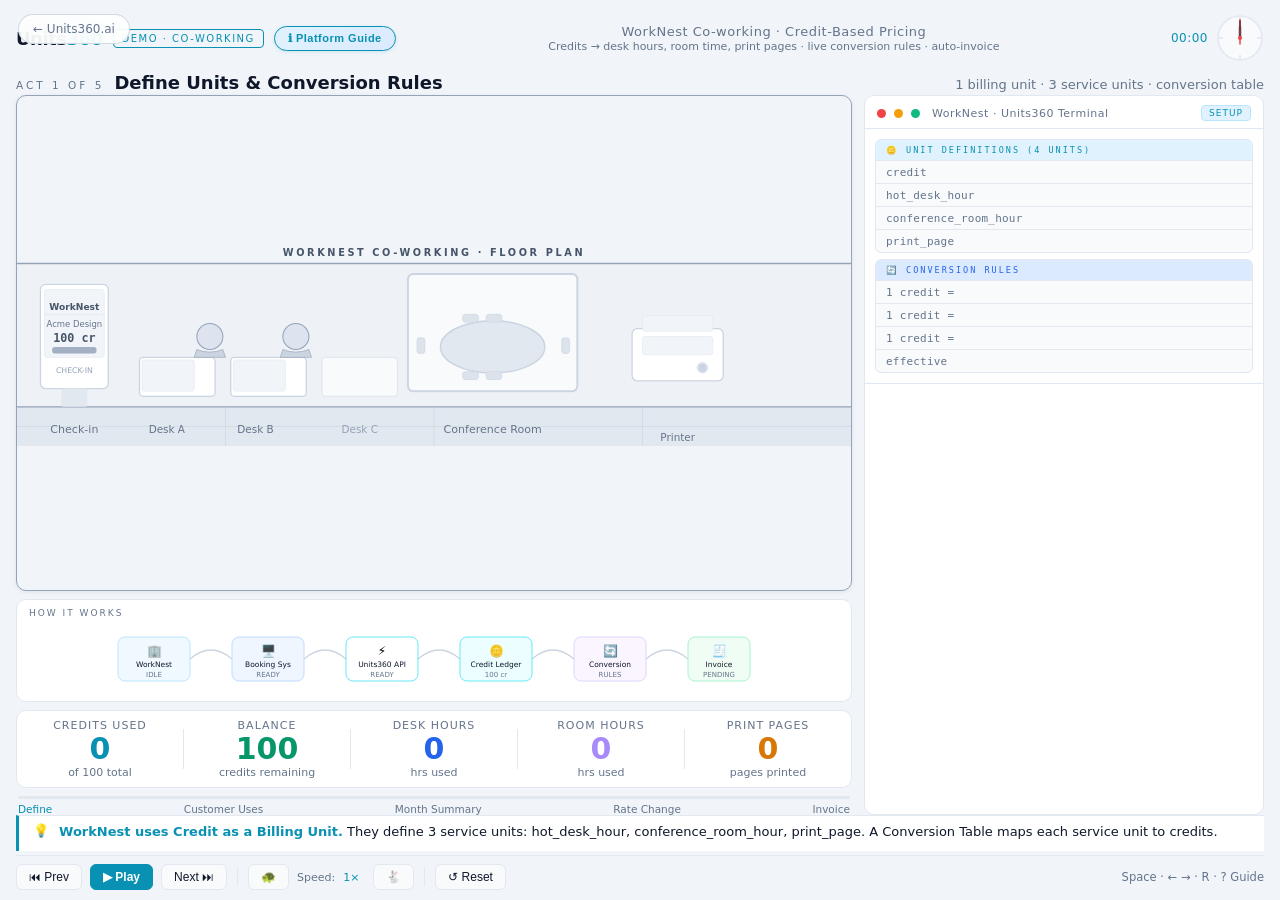
<file: units360-cowork-demo.html>
<!DOCTYPE html>
<html lang="en">
<head>
<meta charset="UTF-8"><meta name="viewport" content="width=device-width, initial-scale=1.0">
<title>Units360 · Co-working Space Demo</title>
<style>
:root{
  --bg:#f1f5f9;--surface:#ffffff;--surface2:#f8fafc;
  --teal:#0891b2;--teal-glow:#0891b233;
  --blue:#2563eb;--amber:#d97706;--amber-glow:#d9770633;
  --red:#dc2626;--green:#059669;--green-glow:#05996933;
  --purple:#7c3aed;--credit:#0891b2;
  --text:#0f172a;--muted:#64748b;--border:#e2e8f0;
}
*{box-sizing:border-box;margin:0;padding:0}
html,body{width:100%;height:100%;background:var(--bg);color:var(--text);font-family:'SF Pro Display',system-ui,sans-serif;overflow:hidden;font-size:15px}
#app{display:flex;flex-direction:column;height:100vh;max-width:1280px;margin:0 auto;padding:10px 16px 0}

/* OVERLAY */
#overlay{position:fixed;inset:0;z-index:200;display:flex;flex-direction:column;align-items:center;justify-content:center;
  background:rgba(15,23,42,0.92);opacity:0;pointer-events:none;transition:opacity .35s}
#overlay.show{opacity:1;pointer-events:auto;backdrop-filter:blur(8px)}
#ov-eye{font-size:11px;letter-spacing:4px;color:#94a3b8;text-transform:uppercase;margin-bottom:8px}
#ov-title{font-size:clamp(26px,4.5vw,50px);font-weight:800;letter-spacing:-1px;color:#ffffff;text-align:center}
#ov-time{font-size:clamp(14px,2.5vw,22px);color:var(--teal);margin-top:10px;font-weight:300;letter-spacing:2px}
#ov-sub{font-size:13px;color:#94a3b8;margin-top:12px;letter-spacing:1px}

/* HEADER */
#header{display:flex;align-items:center;gap:10px;padding:4px 0 8px;flex-shrink:0}
#logo{font-size:18px;font-weight:800;letter-spacing:-0.5px;color:var(--text)}
#logo span{color:var(--teal)}
#badge{font-size:10px;padding:3px 8px;border:1px solid var(--teal);border-radius:4px;color:var(--teal);letter-spacing:1.5px;text-transform:uppercase}
#header-center{flex:1;display:flex;flex-direction:column;align-items:center;gap:1px}
#demo-title{font-size:13px;color:var(--muted);letter-spacing:.5px}
#demo-sub{font-size:11px;color:var(--muted)}
#clock-wrap{display:flex;align-items:center;gap:8px}
#clock-label{font-size:12px;color:var(--teal);font-variant-numeric:tabular-nums;letter-spacing:.5px;min-width:56px;text-align:right}
#clock-svg{width:48px;height:48px;flex-shrink:0}

/* MAIN */
#main{display:flex;gap:12px;flex:1;min-height:0}
#left-panel{display:flex;flex-direction:column;gap:8px;flex:1.6;min-width:0}
#right-panel{display:flex;flex-direction:column;flex:1;min-width:270px;max-width:400px;background:var(--surface);border:1px solid var(--border);border-radius:10px;overflow:hidden}
#right-panel.inv-wide{max-width:none;flex:2.4;transition:flex .35s ease}

/* SCENE */
#scene-wrap{border-radius:10px;overflow:hidden;border:1.5px solid #94a3b8;box-shadow:0 1px 4px rgba(15,23,42,0.08);flex:1;min-height:100px}
#scene-svg{width:100%;height:100%;display:block}

/* FLOW */
#flow-wrap{background:var(--surface);border:1px solid var(--border);border-radius:10px;padding:8px 12px 6px;flex-shrink:0}
#flow-label{font-size:9px;letter-spacing:2px;color:var(--muted);text-transform:uppercase;margin-bottom:5px}
#flow-svg{width:100%;display:block;height:72px}

/* METRICS */
#metrics-row{display:flex;align-items:center;background:var(--surface);border:1px solid var(--border);border-radius:10px;padding:8px 0;flex-shrink:0}
.m-block{flex:1;display:flex;flex-direction:column;align-items:center;gap:2px;padding:0 10px}
.m-sep{width:1px;height:40px;background:var(--border)}
.m-label{font-size:11px;color:var(--muted);text-transform:uppercase;letter-spacing:1px}
.m-val{font-size:clamp(20px,2.6vw,30px);font-weight:800;font-variant-numeric:tabular-nums;line-height:1;transition:color .5s}
.m-val.teal{color:var(--teal)}.m-val.green{color:var(--green)}.m-val.amber{color:var(--amber)}.m-val.red{color:var(--red)}
.m-sub{font-size:11px;color:var(--muted);text-align:center}

/* PROGRESS */
#prog-wrap{flex-shrink:0;padding:0 2px}
#prog-bar{height:3px;background:#e2e8f0;border-radius:2px;overflow:hidden}
#prog-fill{height:100%;width:0%;background:linear-gradient(90deg,var(--teal),var(--blue));border-radius:2px;transition:width .12s}
#prog-acts{display:flex;justify-content:space-between;margin-top:4px}
.p-act{font-size:10.5px;color:var(--muted);cursor:pointer;transition:color .2s}.p-act:hover,.p-act.active{color:var(--teal)}

/* TERMINAL */
#term-hdr{display:flex;align-items:center;gap:8px;padding:9px 12px 7px;border-bottom:1px solid var(--border);flex-shrink:0}
.tdot{width:9px;height:9px;border-radius:50%}
#term-title{font-size:11px;color:var(--muted);margin-left:4px;letter-spacing:.5px}
#term-badge{margin-left:auto;font-size:9px;padding:2px 7px;border-radius:4px;letter-spacing:1px;text-transform:uppercase;transition:all .4s}
#term-badge.mdt{background:#e0f2fe;color:var(--teal);border:1px solid #bae6fd}
#term-badge.event{background:#dbeafe;color:var(--blue);border:1px solid #bfdbfe}
#term-badge.change{background:#fef3c7;color:var(--amber);border:1px solid #fde68a}
#term-badge.inv{background:#d1fae5;color:var(--green);border:1px solid #a7f3d0}
#term-tabs{display:flex;border-bottom:1px solid var(--border);flex-shrink:0}
.ttab{font-size:9.5px;padding:5px 12px;color:var(--muted);letter-spacing:1px;text-transform:uppercase;cursor:pointer;border-bottom:2px solid transparent;transition:all .2s}
.ttab.active{color:var(--teal);border-bottom-color:var(--teal)}
/* term-body replaced */

/* MDT view */
/* mdt-view replaced */
.msec{background:var(--surface2);border:1px solid var(--border);border-radius:6px;overflow:hidden}
.msec-hdr{font-size:8.5px;letter-spacing:2px;text-transform:uppercase;padding:5px 10px;border-bottom:1px solid var(--border)}
.msec-hdr.teal{color:var(--teal);background:#e0f2fe}.msec-hdr.blue{color:var(--blue);background:#dbeafe}
.mrow{display:flex;align-items:center;gap:6px;padding:4px 10px;border-bottom:1px solid var(--border)}
.mrow:last-child{border-bottom:none}
.mkey{font-size:11px;color:var(--muted);min-width:88px;letter-spacing:.2px}
.mval{font-size:12px;color:var(--text);flex:1;min-height:14px}
.mval .cur{display:inline-block;width:6px;height:11px;background:var(--teal);margin-left:1px;animation:blink 1s step-end infinite;vertical-align:middle}
.mval.done{color:var(--teal)}.mval.done.blue{color:var(--blue)}.mval.done.amber{color:var(--amber)}
@keyframes blink{0%,100%{opacity:1}50%{opacity:0}}

/* Event view */
/* event-view in dyn-area */
#ev-dash{padding:7px 8px 5px;background:var(--surface2);border-bottom:1px solid var(--border);flex-shrink:0}
.ev-grid{display:grid;grid-template-columns:1fr 1fr;gap:4px;margin-bottom:4px}
.ev-m{background:var(--surface);border:1px solid var(--border);border-radius:6px;padding:5px 8px;transition:border-color .4s}
.ev-m-top{display:flex;align-items:center;gap:3px;margin-bottom:1px}
.ev-m-ico{font-size:10px}.ev-m-lbl{font-size:9.5px;color:var(--muted);text-transform:uppercase;letter-spacing:.4px}
.ev-m-val{font-size:24px;font-weight:800;font-variant-numeric:tabular-nums;line-height:1;transition:color .5s}
.ev-m-unit{font-size:9px;color:var(--muted);margin-top:1px}
.ev-m.credits{border-color:#67e8f9}.ev-m.credits .ev-m-val{color:var(--teal)}
.ev-m.balance{border-color:#6ee7b7}.ev-m.balance .ev-m-val{color:var(--green)}
.ev-m.balance.warn .ev-m-val{color:var(--amber)}.ev-m.balance.warn{border-color:#fcd34d}
.ev-m.desk{border-color:#93c5fd}.ev-m.desk .ev-m-val{color:var(--blue)}
.ev-m.room{border-color:#c4b5fd}.ev-m.room .ev-m-val{color:var(--purple)}
#ev-json-hdr{display:flex;align-items:center;gap:6px;padding:4px 10px;border-bottom:1px solid var(--border);font-size:10px;color:var(--muted);text-transform:uppercase;letter-spacing:1px;flex-shrink:0}
#event-stream{flex:1;overflow:hidden;font-size:11.5px}
.ev-block{padding:5px 10px;line-height:1.6;border-bottom:1px solid var(--border);animation:evIn .25s ease;font-size:11.5px}
.ev-block.desk-ev{border-left:2px solid #93c5fd;background:#eff6ff}
.ev-block.room-ev{border-left:2px solid #c4b5fd;background:#f5f3ff}
.ev-block.print-ev{border-left:2px solid #fcd34d;background:#fffbeb}
@keyframes evIn{from{opacity:0;transform:translateY(-5px)}to{opacity:1;transform:translateY(0)}}
#ev-footer{padding:4px 10px;border-top:1px solid var(--border);font-size:10px;color:var(--muted);display:flex;gap:8px;flex-shrink:0}
.evleg{display:inline-flex;align-items:center;gap:3px}
.evleg-box{width:7px;height:7px;border-radius:1px}
.ek{color:#0891b2}.es{color:#059669}.en{color:#d97706}.emuted{color:var(--muted)}

/* Summary/bar chart view */
/* summary-view in dyn-area */
.sum-title{font-size:9px;text-transform:uppercase;letter-spacing:2px;color:var(--muted)}
.bar-row{display:flex;flex-direction:column;gap:4px}
.bar-label-row{display:flex;justify-content:space-between;font-size:10px}
.bar-name{color:var(--text)}.bar-amt{font-variant-numeric:tabular-nums;font-weight:600}
.bar-track{height:16px;background:#e2e8f0;border-radius:4px;overflow:hidden;position:relative}
.bar-fill{height:100%;border-radius:4px;width:0%;transition:width .05s}
.bar-fill.desk{background:linear-gradient(90deg,#2563eb,#60a5fa)}
.bar-fill.room{background:linear-gradient(90deg,#7c3aed,#a78bfa)}
.bar-fill.print{background:linear-gradient(90deg,#d97706,#fbbf24)}
.sum-total{background:var(--surface2);border:1px solid var(--border);border-radius:8px;padding:10px 12px}
.sum-bal-label{font-size:9px;color:var(--muted);text-transform:uppercase;letter-spacing:1px;margin-bottom:6px}
.sum-bal-track{height:12px;background:#e2e8f0;border-radius:6px;overflow:hidden;position:relative}
.sum-bal-fill{height:100%;border-radius:6px;transition:width .08s,background .5s}
.sum-bal-nums{display:flex;justify-content:space-between;font-size:10px;margin-top:4px;font-variant-numeric:tabular-nums;font-weight:600}

/* Rate change view */
/* change-view in dyn-area */
.chg-title{font-size:9px;text-transform:uppercase;letter-spacing:2px;color:var(--amber)}
.chg-card{background:var(--surface);border:1px solid var(--border);border-radius:8px;overflow:hidden}
.chg-hdr{font-size:8.5px;letter-spacing:2px;text-transform:uppercase;padding:5px 10px;border-bottom:1px solid var(--border)}
.chg-hdr.old{color:var(--muted);background:var(--surface2)}
.chg-hdr.new{color:var(--amber);background:#fffbeb}
.chg-row{display:flex;align-items:center;gap:8px;padding:5px 10px;border-bottom:1px solid var(--border)}
.chg-row:last-child{border-bottom:none}
.chg-key{font-size:9.5px;color:var(--muted);min-width:90px}
.chg-val{font-size:10.5px;flex:1}
.chg-val.old-val{color:var(--muted);text-decoration:line-through}
.chg-val.new-val{color:var(--amber);font-weight:600}
.chg-badge{font-size:8px;padding:1px 6px;border-radius:10px;font-weight:700;letter-spacing:.5px}
.chg-badge.changed{background:#fef3c7;color:var(--amber);border:1px solid #fde68a}
.chg-badge.unchanged{background:var(--surface2);color:var(--muted);border:1px solid var(--border)}
.chg-eff{font-size:9px;color:var(--muted);background:var(--surface2);border:1px solid var(--border);border-radius:4px;padding:4px 8px;text-align:center}
.chg-eff strong{color:var(--amber)}

/* Invoice comparison view */
/* inv-view in dyn-area */
.inv-pair{display:flex;gap:8px;flex:1}
.inv-card{flex:1;background:var(--surface2);border:1px solid var(--border);border-radius:8px;overflow:hidden;display:flex;flex-direction:column}
.inv-card-hdr{font-size:8.5px;letter-spacing:1.5px;text-transform:uppercase;padding:5px 10px;border-bottom:1px solid var(--border)}
.inv-card-hdr.may{color:var(--teal);background:#e0f2fe}
.inv-card-hdr.jun{color:var(--amber);background:#fef3c7}
.inv-rows{flex:1;overflow:hidden}
.inv-r{display:flex;justify-content:space-between;padding:4px 10px;border-bottom:1px solid var(--border);font-size:9.5px}
.inv-r:last-child{border-bottom:none}
.inv-r-k{color:var(--muted)}.inv-r-v{font-weight:600}
.inv-total-row{display:flex;justify-content:space-between;padding:6px 10px;font-size:11px;font-weight:800;border-top:1px solid var(--border)}
.inv-total-row.may .inv-r-v{color:var(--teal)}.inv-total-row.jun .inv-r-v{color:var(--amber)}
.inv-insight{background:linear-gradient(135deg,#fef3c7,#fff7ed);border:1px solid #fde68a;border-radius:6px;padding:8px 10px;font-size:10px;color:var(--muted);line-height:1.5}
.inv-insight strong{color:var(--amber)}

/* COMMENTARY */
#commentary{display:flex;align-items:flex-start;gap:10px;padding:6px 14px;background:var(--surface);border-top:1px solid var(--border);border-left:3px solid var(--teal);flex-shrink:0;min-height:36px;transition:border-color .4s}
#commentary.amber{border-left-color:var(--amber)}#commentary.green{border-left-color:var(--green)}#commentary.red{border-left-color:var(--red)}
#com-icon{font-size:13px;flex-shrink:0;margin-top:1px}
#com-text{font-size:13px;color:var(--text);line-height:1.5;flex:1}
#com-text strong{color:var(--teal)}
#commentary.amber #com-text strong{color:var(--amber)}
#commentary.green #com-text strong{color:var(--green)}

/* ACT HEADER */
#act-hdr{display:flex;align-items:baseline;gap:10px;flex-shrink:0;padding:2px 0}
#act-eye{font-size:10.5px;letter-spacing:3px;color:var(--muted);text-transform:uppercase}
#act-title{font-size:18px;font-weight:700;color:var(--text);transition:color .4s}
#act-title.amber{color:var(--amber);animation:warnPulse 1.6s ease-in-out infinite}
#act-title.green{color:var(--green)}#act-title.red{color:var(--red)}
@keyframes warnPulse{0%,100%{opacity:1}50%{opacity:0.45}}
#act-desc{font-size:13px;color:var(--muted);margin-left:auto}

/* CONTROLS */
#controls{display:flex;align-items:center;gap:8px;padding:8px 0 10px;flex-shrink:0;border-top:1px solid var(--border);margin-top:4px}
.cbtn{background:var(--surface2);border:1px solid var(--border);color:var(--text);border-radius:6px;padding:5px 12px;font-size:12px;cursor:pointer;transition:all .15s;white-space:nowrap}
.cbtn:hover{border-color:var(--teal);color:var(--teal)}.cbtn:active{transform:scale(.97)}
#btn-play{background:var(--teal);border-color:var(--teal);color:#ffffff;font-weight:600;min-width:62px}
#btn-play:hover{background:#0e7490}
.spd-v{font-size:11px;color:var(--teal);min-width:22px}
.csep{width:1px;height:18px;background:var(--border);margin:0 2px}
#kbd-hint{font-size:11.5px;color:var(--muted);margin-left:auto}

/* PLATFORM GUIDE */
#btn-guide{background:linear-gradient(135deg,#e0f2fe,#dbeafe);border:1px solid var(--teal);border-radius:20px;color:var(--teal);font-size:11px;font-weight:700;padding:5px 13px;cursor:pointer;letter-spacing:.5px;white-space:nowrap;transition:all .2s;box-shadow:0 1px 4px rgba(8,145,178,0.15)}
#btn-guide:hover{background:var(--teal);color:#ffffff;box-shadow:0 2px 8px rgba(8,145,178,0.3)}
#btn-guide:active{transform:scale(.97)}

/* INFO DRAWER */
#info-back{position:fixed;inset:0;z-index:205;background:rgba(15,23,42,.4);backdrop-filter:blur(3px);opacity:0;pointer-events:none;transition:opacity .3s}
#info-back.show{opacity:1;pointer-events:auto}
#info-drawer{position:fixed;top:0;right:0;bottom:0;width:420px;max-width:96vw;z-index:210;background:var(--surface);border-left:1px solid var(--border);transform:translateX(100%);transition:transform .38s cubic-bezier(.4,0,.2,1);display:flex;flex-direction:column;overflow:hidden}
#info-drawer.open{transform:translateX(0)}
#dr-hdr{display:flex;align-items:center;gap:10px;padding:16px 18px 14px;border-bottom:1px solid var(--border);flex-shrink:0;background:linear-gradient(135deg,#f0f9ff,#f8fafc)}
#dr-logo{font-size:16px;font-weight:800;color:var(--text)}#dr-logo span{color:var(--teal)}
#dr-sub{font-size:10px;color:var(--muted);letter-spacing:1px;text-transform:uppercase;margin-top:1px}
#dr-close{margin-left:auto;width:28px;height:28px;border-radius:6px;background:var(--surface2);border:1px solid var(--border);color:var(--muted);font-size:16px;cursor:pointer;display:flex;align-items:center;justify-content:center;transition:all .2s}
#dr-close:hover{background:var(--border);color:var(--text)}
#dr-nav{display:flex;flex-wrap:wrap;gap:6px;padding:10px 16px;border-bottom:1px solid var(--border);flex-shrink:0}
.dpill{font-size:8.5px;padding:3px 8px;border-radius:12px;background:#e2e8f0;color:var(--muted);cursor:pointer;letter-spacing:.5px;text-transform:uppercase;transition:all .15s;border:1px solid transparent}
.dpill:hover{background:#cbd5e1;color:var(--text)}.dpill.active{background:#e0f2fe;color:var(--teal);border-color:#67e8f9}
#dr-body{flex:1;overflow-y:auto;padding:16px;display:flex;flex-direction:column;gap:0;scroll-behavior:smooth}
#dr-body::-webkit-scrollbar{width:4px}#dr-body::-webkit-scrollbar-thumb{background:#cbd5e1;border-radius:2px}
.dsec{padding:16px 0;border-bottom:1px solid var(--border)}.dsec:last-child{border-bottom:none;padding-bottom:6px}
.dsec-ey{font-size:9px;letter-spacing:3px;color:var(--teal);text-transform:uppercase;margin-bottom:5px}
.dsec-ttl{font-size:14px;font-weight:700;color:var(--text);margin-bottom:9px;display:flex;align-items:center;gap:7px}
.dsec-ico{font-size:17px}
.dsec-body{font-size:11.5px;color:#475569;line-height:1.7;display:flex;flex-direction:column;gap:7px}
.dsec-body p{margin:0}.dsec-body strong{color:var(--text);font-weight:600}.dsec-body em{color:var(--teal);font-style:normal}
.dft{background:var(--surface2);border:1px solid var(--border);border-radius:6px;overflow:hidden;margin-top:3px}
.dfr{display:flex;padding:5px 10px;border-bottom:1px solid var(--border);align-items:flex-start;gap:10px;font-size:10.5px}
.dfr:last-child{border-bottom:none}
.dfk{color:var(--teal);min-width:100px;font-family:'SF Mono','Fira Code',monospace;font-size:9.5px;flex-shrink:0;margin-top:1px}
.dfv{color:#475569;line-height:1.5}.dfv strong{color:var(--text)}
.dflow{display:flex;align-items:center;gap:5px;flex-wrap:wrap;margin:6px 0;padding:9px 10px;background:var(--surface2);border:1px solid var(--border);border-radius:6px;font-size:10.5px}
.dfn{padding:3px 9px;border-radius:4px;background:#e2e8f0;color:var(--text);text-align:center;font-size:9.5px;line-height:1.4}
.dfn.hi{background:#e0f2fe;border:1px solid #67e8f9;color:var(--teal)}.dfa{color:var(--muted);font-size:13px}
.dtags{display:flex;flex-wrap:wrap;gap:4px;margin-top:5px}
.dtag{font-size:8.5px;padding:2px 7px;border-radius:10px;letter-spacing:.4px}
.dtag.teal{background:#e0f2fe;color:var(--teal);border:1px solid #67e8f9}
.dtag.blue{background:#dbeafe;color:var(--blue);border:1px solid #93c5fd}
.dtag.green{background:#d1fae5;color:var(--green);border:1px solid #6ee7b7}
.dtag.amber{background:#fef3c7;color:var(--amber);border:1px solid #fde68a}
.dcode{background:#1e293b;border:1px solid #334155;border-radius:5px;padding:9px 11px;font-family:'SF Mono','Fira Code',monospace;font-size:9.5px;line-height:1.6;color:#7dd3fc;overflow-x:auto;margin-top:5px}
.dcode .ck{color:#7dd3fc}.dcode .cv{color:#86efac}.dcode .cn{color:#fbbf24}.dcode .cc{color:#64748b}
.dcallout{background:linear-gradient(135deg,#e0f2fe,#dbeafe);border:1px solid #93c5fd;border-radius:6px;padding:9px 11px;font-size:10.5px;color:#1e40af;line-height:1.6;margin-top:5px}
.dcallout strong{color:var(--teal)}
.pulse-dot{width:6px;height:6px;border-radius:50%;background:var(--green);animation:pls 1s ease infinite}
@keyframes pls{0%,100%{opacity:1;transform:scale(1)}50%{opacity:.4;transform:scale(.8)}}

/* ACT FLASH */
@keyframes actFlash{0%,15%{background:rgba(8,145,178,0.08);box-shadow:inset 0 0 0 1px rgba(8,145,178,0.2);border-radius:6px}100%{background:transparent;box-shadow:none}}
#act-hdr.flash{animation:actFlash 1.4s ease forwards}

/* MDT ALWAYS-VISIBLE */
#term-body{flex:1;overflow:hidden;display:flex;flex-direction:column;font-family:'SF Mono','Fira Code',monospace;font-size:11.5px}
#mdt-always{flex-shrink:0;border-bottom:1px solid var(--border);overflow:hidden}
#mdt-full{padding:10px;display:flex;flex-direction:column;gap:6px;overflow-y:auto;max-height:280px}
#mdt-compact{padding:6px 10px;display:none;flex-direction:column;gap:4px}
.mc-chip{font-size:10.5px;padding:5px 10px;border-radius:5px;font-family:'SF Mono','Fira Code',monospace;display:flex;align-items:center;gap:6px;flex-wrap:wrap}
.mc-chip.teal{background:#e0f2fe;border:1px solid #67e8f9;color:var(--teal)}
.mc-chip.blue{background:#dbeafe;border:1px solid #93c5fd;color:var(--blue)}
.mc-chip-key{color:var(--muted);font-size:9.5px}

/* DYNAMIC AREA */
#dyn-area{flex:1;min-height:0;overflow:hidden;position:relative}
#event-view,#summary-view,#change-view,#inv-view{position:absolute;inset:0;overflow:hidden}

/* REAL INVOICE — dual comparison */
.inv-doc-pair{display:flex;flex-direction:column;gap:0;height:100%;padding:12px 16px;overflow-y:auto}
.inv-sep{display:flex;align-items:center;gap:8px;padding:10px 0}
.inv-sep::before,.inv-sep::after{content:'';flex:1;height:2px;background:rgba(100,130,220,.45)}
.inv-sep-label{font-size:9px;font-weight:700;letter-spacing:2px;text-transform:uppercase;color:var(--muted);white-space:nowrap}
.inv-doc-card{flex:0 0 auto;background:var(--surface);border:1px solid var(--border);border-radius:8px;overflow:hidden;display:flex;flex-direction:column;font-family:'SF Pro Display',system-ui,sans-serif}
.inv-dc-hdr{padding:10px 14px;border-bottom:1px solid var(--border);display:grid;grid-template-columns:1fr auto 1fr;align-items:center}
.inv-dc-month{text-align:center;font-size:20px;font-weight:900;letter-spacing:4px;text-transform:uppercase}
.inv-dc-month.may{color:#0891b2}.inv-dc-month.jun{color:var(--amber)}
.inv-dc-meta{text-align:right;justify-self:end}
.inv-dc-hdr.may{background:linear-gradient(135deg,#e0f2fe,#f0f9ff)}
.inv-dc-hdr.jun{background:linear-gradient(135deg,#fef3c7,#fffbeb)}
.inv-dc-brand{font-size:13px;font-weight:800;color:var(--text);letter-spacing:-0.3px}
.inv-dc-brand span{color:var(--teal)}
.inv-dc-meta{text-align:right}
.inv-dc-period{font-size:8px;letter-spacing:2px;text-transform:uppercase;color:var(--muted)}
.inv-dc-num{font-size:9.5px;font-weight:700;font-family:'SF Mono','Fira Code',monospace}
.inv-dc-num.may-num{color:var(--teal)}.inv-dc-num.jun-num{color:var(--amber)}
.inv-dc-info{padding:6px 14px;border-bottom:1px solid var(--border);font-size:9.5px;display:flex;justify-content:space-between}
.inv-dc-info-k{color:var(--muted)}.inv-dc-info-v{font-weight:600;color:var(--text)}
.inv-dc-table{width:100%;border-collapse:collapse;font-size:9.5px}
.inv-dc-table th{padding:5px 12px;text-align:left;font-size:7.5px;text-transform:uppercase;letter-spacing:.8px;color:var(--muted);background:var(--surface2);border-bottom:1px solid var(--border)}
.inv-dc-table th:last-child,.inv-dc-table td:last-child{text-align:right}
.inv-dc-table td{padding:6px 12px;border-bottom:1px solid var(--border);color:var(--text)}
.inv-dc-table td.changed-row{color:var(--amber);font-weight:600;background:#fef9c3}
.inv-dc-table td.changed-badge::after{content:'↑';font-size:8px;margin-left:3px;color:var(--amber)}
@keyframes confRowPulseTeal{0%,100%{background-color:rgba(0,212,180,.22)}50%{background-color:rgba(0,212,180,.05)}}
@keyframes confRowPulseAmber{0%,100%{background-color:#fcd34d}50%{background-color:#fef9c3}}
.inv-dc-table td.conf-room-hl{background-color:rgba(0,212,180,.22);color:#0891b2;font-weight:700;animation:confRowPulseTeal 1.4s ease-in-out infinite}
.inv-dc-table td.changed-row.conf-room-pulse{animation:confRowPulseAmber 1.4s ease-in-out infinite}
.inv-dc-total{display:flex;justify-content:space-between;padding:8px 14px;font-size:12px;font-weight:800;border-top:1px solid var(--border);margin-top:auto}
.inv-dc-total .may-total{color:var(--teal)}.inv-dc-total .jun-total{color:var(--amber)}
.inv-dc-rate{padding:5px 14px;font-size:8.5px;color:var(--muted);background:var(--surface2);border-top:1px solid var(--border);font-family:'SF Mono','Fira Code',monospace}
.inv-dc-rate.changed{color:var(--amber)}
@keyframes invCardIn{from{opacity:0;transform:translateY(8px)}to{opacity:1;transform:translateY(0)}}
.inv-doc-card.reveal{animation:invCardIn .4s ease forwards}
</style>
</head>
<body>

<a href="index.html" style="position:fixed;top:14px;left:18px;z-index:9999;display:inline-flex;align-items:center;gap:6px;padding:7px 14px;border-radius:100px;background:rgba(255,255,255,0.9);backdrop-filter:blur(16px);border:1px solid rgba(203,213,225,0.9);color:#64748b;font-family:system-ui,sans-serif;font-size:12px;font-weight:500;text-decoration:none;transition:color .2s,border-color .2s;" onmouseover="this.style.color='#0891b2';this.style.borderColor='#0891b2'" onmouseout="this.style.color='#64748b';this.style.borderColor='rgba(203,213,225,0.9)'">← Units360.ai</a>

<div id="overlay">
  <div id="ov-eye">Units360 · Co-working Space</div>
  <div id="ov-title"></div>
  <div id="ov-time"></div>
  <div id="ov-sub"></div>
</div>

<div id="app">

<div id="header">
  <div id="logo">Units<span>360</span></div>
  <div id="badge">Demo · Co-working</div>
  <button id="btn-guide">ℹ Platform Guide</button>
  <div id="header-center">
    <div id="demo-title">WorkNest Co-working · Credit-Based Pricing</div>
    <div id="demo-sub">Credits → desk hours, room time, print pages · live conversion rules · auto-invoice</div>
  </div>
  <div id="clock-wrap">
    <div id="clock-label">00:00</div>
    <svg id="clock-svg" viewBox="0 0 48 48">
      <circle cx="24" cy="24" r="22" fill="#f8fafc" stroke="#e2e8f0" stroke-width="1.5"/>
      <g stroke="#cbd5e1" stroke-width=".8"><line x1="24" y1="3" x2="24" y2="7"/><line x1="24" y1="41" x2="24" y2="45"/><line x1="3" y1="24" x2="7" y2="24"/><line x1="41" y1="24" x2="45" y2="24"/></g>
      <line id="hand-h" x1="24" y1="24" x2="24" y2="13" stroke="#94a3b8" stroke-width="3" stroke-linecap="round"/>
      <line id="hand-m" x1="24" y1="24" x2="24" y2="7" stroke="#0f172a" stroke-width="1.8" stroke-linecap="round"/>
      <line id="hand-s" x1="24" y1="24" x2="24" y2="5" stroke="#ef4444" stroke-width="1" stroke-linecap="round"/>
      <line id="hand-st" x1="24" y1="24" x2="24" y2="30" stroke="#ef4444" stroke-width="1.5" stroke-linecap="round"/>
      <circle cx="24" cy="24" r="2" fill="#ef4444"/>
    </svg>
  </div>
</div>

<div id="act-hdr">
  <div id="act-eye">ACT 1 OF 5</div>
  <div id="act-title">Define Units &amp; Conversion Rules</div>
  <div id="act-desc">1 billing unit · 3 service units · conversion table</div>
</div>

<div id="main">
<div id="left-panel">

  <!-- Scene -->
  <div id="scene-wrap">
    <svg id="scene-svg" viewBox="0 0 640 158" xmlns="http://www.w3.org/2000/svg" preserveAspectRatio="xMidYMid meet">
      <defs>
        <radialGradient id="desk-glow" cx="50%" cy="50%" r="50%"><stop offset="0%" stop-color="#3b82f6" stop-opacity=".6"/><stop offset="100%" stop-color="#3b82f6" stop-opacity="0"/></radialGradient>
        <radialGradient id="room-glow" cx="50%" cy="50%" r="50%"><stop offset="0%" stop-color="#8b5cf6" stop-opacity=".5"/><stop offset="100%" stop-color="#8b5cf6" stop-opacity="0"/></radialGradient>
        <filter id="glow-f"><feGaussianBlur stdDeviation="2.5" result="b"/><feMerge><feMergeNode in="b"/><feMergeNode in="SourceGraphic"/></feMerge></filter>
      </defs>
      <!-- Background -->
      <rect width="640" height="158" fill="#eef2f7"/>
      <!-- Title bar -->
      <rect x="0" y="0" width="640" height="18" fill="#f1f5f9"/>
      <text x="320" y="12" text-anchor="middle" fill="#475569" font-size="7.5" font-family="system-ui" font-weight="700" letter-spacing="2">WORKNEST CO-WORKING · FLOOR PLAN</text>
      <!-- Floor -->
      <rect x="0" y="128" width="640" height="30" fill="#e2e8f0"/>
      <line x1="0" y1="128" x2="640" y2="128" stroke="#94a3b8" stroke-width="1"/>
      <!-- Ceiling line -->
      <line x1="0" y1="18" x2="640" y2="18" stroke="#94a3b8" stroke-width="1"/>
      <!-- Subtle grid floor -->
      <line x1="0" y1="143" x2="640" y2="143" stroke="#cbd5e1" stroke-width=".5"/>
      <line x1="160" y1="128" x2="160" y2="158" stroke="#cbd5e1" stroke-width=".5"/>
      <line x1="320" y1="128" x2="320" y2="158" stroke="#cbd5e1" stroke-width=".5"/>
      <line x1="480" y1="128" x2="480" y2="158" stroke="#cbd5e1" stroke-width=".5"/>

      <!-- === CHECK-IN KIOSK (left) === -->
      <rect x="18" y="34" width="52" height="80" rx="4" fill="#ffffff" stroke="#cbd5e1" stroke-width="1"/>
      <rect x="21" y="38" width="46" height="52" rx="2" fill="#f1f5f9" stroke="#e2e8f0" stroke-width=".5"/>
      <text x="44" y="54" text-anchor="middle" fill="#475569" font-size="7" font-family="system-ui" font-weight="700">WorkNest</text>
      <line x1="21" y1="57" x2="67" y2="57" stroke="#e2e8f0" stroke-width=".5"/>
      <text x="44" y="67" text-anchor="middle" fill="#64748b" font-size="6.5" font-family="system-ui">Acme Design</text>
      <text id="kiosk-credits" x="44" y="78" text-anchor="middle" fill="#475569" font-size="9" font-family="'SF Mono','Fira Code',monospace" font-weight="700">100 cr</text>
      <rect x="27" y="82" width="34" height="5" rx="2" fill="#e2e8f0"/>
      <rect id="kiosk-bar" x="27" y="82" width="34" height="5" rx="2" fill="#94a3b8" opacity=".8"/>
      <text x="44" y="102" text-anchor="middle" fill="#94a3b8" font-size="6" font-family="system-ui">CHECK-IN</text>
      <!-- Kiosk base -->
      <rect x="34" y="114" width="20" height="14" rx="2" fill="#e2e8f0"/>
      <text x="44" y="148" text-anchor="middle" fill="#64748b" font-size="8.5" font-family="system-ui">Check-in</text>

      <!-- === HOT DESKS (center-left) === -->
      <!-- Desk 1 (occupied) -->
      <rect id="desk1" x="94" y="90" width="58" height="30" rx="3" fill="#ffffff" stroke="#cbd5e1" stroke-width="1"/>
      <rect id="desk1-screen" x="96" y="92" width="40" height="24" rx="2" fill="#f1f5f9" stroke="#e2e8f0" stroke-width=".5"/>
      <!-- Person at desk 1 -->
      <circle cx="148" cy="74" r="10" fill="#dde4f0" stroke="#94a3b8" stroke-width=".8"/>
      <path d="M 138 84 Q 148 88 158 84 L 160 90 L 136 90 Z" fill="#cbd5e1" stroke="#94a3b8" stroke-width=".5"/>
      <circle id="desk1-glow" cx="115" cy="104" r="12" fill="url(#desk-glow)" opacity="0"/>
      <text x="115" y="148" text-anchor="middle" fill="#64748b" font-size="8" font-family="system-ui">Desk A</text>

      <!-- Desk 2 (occupied) -->
      <rect id="desk2" x="164" y="90" width="58" height="30" rx="3" fill="#ffffff" stroke="#cbd5e1" stroke-width="1"/>
      <rect id="desk2-screen" x="166" y="92" width="40" height="24" rx="2" fill="#f1f5f9" stroke="#e2e8f0" stroke-width=".5"/>
      <!-- Person at desk 2 -->
      <circle cx="214" cy="74" r="10" fill="#dde4f0" stroke="#94a3b8" stroke-width=".8"/>
      <path d="M 204 84 Q 214 88 224 84 L 226 90 L 202 90 Z" fill="#cbd5e1" stroke="#94a3b8" stroke-width=".5"/>
      <circle id="desk2-glow" cx="183" cy="104" r="12" fill="url(#desk-glow)" opacity="0"/>
      <text x="183" y="148" text-anchor="middle" fill="#64748b" font-size="8" font-family="system-ui">Desk B</text>

      <!-- Desk 3 (empty) -->
      <rect x="234" y="90" width="58" height="30" rx="3" fill="#f8fafc" stroke="#e2e8f0" stroke-width="1"/>
      <text x="263" y="148" text-anchor="middle" fill="#94a3b8" font-size="8" font-family="system-ui">Desk C</text>

      <!-- === CONFERENCE ROOM (center-right) === -->
      <rect x="300" y="26" width="130" height="90" rx="4" fill="#f8fafc" stroke="#cbd5e1" stroke-width="1.5"/>
      <!-- Table -->
      <ellipse cx="365" cy="82" rx="40" ry="20" fill="#e2e8f0" stroke="#cbd5e1" stroke-width="1.2"/>
      <!-- Chairs around table -->
      <rect x="342" y="57" width="12" height="6" rx="2" fill="#dde3ea" stroke="#cbd5e1" stroke-width=".5"/>
      <rect x="360" y="57" width="12" height="6" rx="2" fill="#dde3ea" stroke="#cbd5e1" stroke-width=".5"/>
      <rect x="342" y="101" width="12" height="6" rx="2" fill="#dde3ea" stroke="#cbd5e1" stroke-width=".5"/>
      <rect x="360" y="101" width="12" height="6" rx="2" fill="#dde3ea" stroke="#cbd5e1" stroke-width=".5"/>
      <rect x="307" y="75" width="6" height="12" rx="2" fill="#dde3ea" stroke="#cbd5e1" stroke-width=".5"/>
      <rect x="418" y="75" width="6" height="12" rx="2" fill="#dde3ea" stroke="#cbd5e1" stroke-width=".5"/>
      <!-- Room glow overlay -->
      <rect id="room-glow-rect" x="300" y="26" width="130" height="90" rx="4" fill="#64748b" opacity="0"/>
      <text x="365" y="148" text-anchor="middle" fill="#64748b" font-size="8.5" font-family="system-ui">Conference Room</text>

      <!-- === PRINTER (right) === -->
      <g transform="translate(472,48)">
        <!-- Printer body -->
        <rect x="0" y="20" width="70" height="40" rx="4" fill="#ffffff" stroke="#cbd5e1" stroke-width="1"/>
        <!-- Paper slot -->
        <rect x="8" y="10" width="54" height="12" rx="2" fill="#f1f5f9" stroke="#e2e8f0" stroke-width=".5"/>
        <rect id="printer-paper" x="24" y="10" width="22" height="12" rx="1" fill="#ffffff" opacity="0"/>
        <!-- Display -->
        <rect x="8" y="26" width="54" height="14" rx="2" fill="#f1f5f9" stroke="#e2e8f0" stroke-width=".5"/>
        <!-- Buttons -->
        <circle cx="54" cy="50" r="4" fill="#e2e8f0" stroke="#cbd5e1" stroke-width=".5"/>
        <circle cx="54" cy="50" r="3" fill="#cbd5e1"/>
        <text x="35" y="78" text-anchor="middle" fill="#64748b" font-size="8" font-family="system-ui" transform="translate(0,28)">Printer</text>
      </g>

      <!-- Scene particles -->
      <g id="scene-ptcls"></g>
    </svg>
  </div>

  <!-- Flow -->
  <div id="flow-wrap">
    <div id="flow-label">How it Works</div>
    <svg id="flow-svg" viewBox="0 0 640 72" xmlns="http://www.w3.org/2000/svg">
      <defs>
        <linearGradient id="ng-teal" x1="0" y1="0" x2="0" y2="1"><stop offset="0%" stop-color="#00d4ff20"/><stop offset="100%" stop-color="#00d4ff08"/></linearGradient>
        <linearGradient id="ng-blue" x1="0" y1="0" x2="0" y2="1"><stop offset="0%" stop-color="#3b82f620"/><stop offset="100%" stop-color="#3b82f608"/></linearGradient>
        <linearGradient id="ng-green" x1="0" y1="0" x2="0" y2="1"><stop offset="0%" stop-color="#10b98120"/><stop offset="100%" stop-color="#10b98108"/></linearGradient>
        <linearGradient id="ng-amber" x1="0" y1="0" x2="0" y2="1"><stop offset="0%" stop-color="#f59e0b20"/><stop offset="100%" stop-color="#f59e0b08"/></linearGradient>
        <linearGradient id="ng-purple" x1="0" y1="0" x2="0" y2="1"><stop offset="0%" stop-color="#8b5cf620"/><stop offset="100%" stop-color="#8b5cf608"/></linearGradient>
      </defs>
      <!-- Paths -->
      <path id="fp0" d="M 76 36 Q 97 18 118 36" fill="none" stroke="#cbd5e1" stroke-width="1.5"/>
      <path id="fp1" d="M 190 36 Q 211 18 232 36" fill="none" stroke="#cbd5e1" stroke-width="1.5"/>
      <path id="fp2" d="M 304 36 Q 325 18 346 36" fill="none" stroke="#cbd5e1" stroke-width="1.5"/>
      <path id="fp3" d="M 418 36 Q 439 18 460 36" fill="none" stroke="#cbd5e1" stroke-width="1.5"/>
      <path id="fp4" d="M 532 36 Q 553 18 574 36" fill="none" stroke="#cbd5e1" stroke-width="1.5"/>
      <!-- Node 1: WorkNest Space -->
      <rect x="4" y="14" width="72" height="44" rx="7" fill="#f0f9ff" stroke="#bae6fd" stroke-width="1"/>
      <text x="40" y="32" font-size="12" text-anchor="middle">🏢</text>
      <text x="40" y="44" font-size="7.5" fill="#0f172a" text-anchor="middle">WorkNest</text>
      <text id="fn1-sub" x="40" y="54" font-size="7" fill="#64748b" text-anchor="middle">IDLE</text>
      <!-- Node 2: Booking System -->
      <rect x="118" y="14" width="72" height="44" rx="7" fill="#eff6ff" stroke="#bfdbfe" stroke-width="1"/>
      <text x="154" y="32" font-size="12" text-anchor="middle">🖥️</text>
      <text x="154" y="44" font-size="7.5" fill="#0f172a" text-anchor="middle">Booking Sys</text>
      <text id="fn2-sub" x="154" y="54" font-size="7" fill="#64748b" text-anchor="middle">READY</text>
      <!-- Node 3: Units360 API -->
      <rect x="232" y="14" width="72" height="44" rx="7" fill="#ffffff" stroke="#67e8f9" stroke-width="1"/>
      <text x="268" y="32" font-size="12" text-anchor="middle">⚡</text>
      <text x="268" y="44" font-size="7.5" fill="#0f172a" text-anchor="middle">Units360 API</text>
      <text id="fn3-sub" x="268" y="54" font-size="7" fill="#64748b" text-anchor="middle">READY</text>
      <!-- Node 4: Credit Ledger -->
      <rect x="346" y="14" width="72" height="44" rx="7" fill="#ecfeff" stroke="#67e8f9" stroke-width="1"/>
      <text x="382" y="32" font-size="12" text-anchor="middle">🪙</text>
      <text x="382" y="44" font-size="7.5" fill="#0f172a" text-anchor="middle">Credit Ledger</text>
      <text id="fn4-sub" x="382" y="54" font-size="7" fill="#64748b" text-anchor="middle">100 cr</text>
      <!-- Node 5: Conversion Engine -->
      <rect x="460" y="14" width="72" height="44" rx="7" fill="#faf5ff" stroke="#ddd6fe" stroke-width="1"/>
      <text x="496" y="32" font-size="12" text-anchor="middle">🔄</text>
      <text x="496" y="44" font-size="7.5" fill="#0f172a" text-anchor="middle">Conversion</text>
      <text id="fn5-sub" x="496" y="54" font-size="7" fill="#64748b" text-anchor="middle">RULES</text>
      <!-- Node 6: Invoice -->
      <rect x="574" y="14" width="62" height="44" rx="7" fill="#f0fdf4" stroke="#a7f3d0" stroke-width="1"/>
      <text x="605" y="32" font-size="12" text-anchor="middle">🧾</text>
      <text x="605" y="44" font-size="7.5" fill="#0f172a" text-anchor="middle">Invoice</text>
      <text id="fn6-sub" x="605" y="54" font-size="7" fill="#64748b" text-anchor="middle">PENDING</text>
      <!-- Particles -->
      <g id="flow-ptcls"></g>
    </svg>
  </div>

  <!-- Metrics -->
  <div id="metrics-row">
    <div class="m-block">
      <div class="m-label">Credits Used</div>
      <div class="m-val teal" id="m-used">0</div>
      <div class="m-sub">of 100 total</div>
    </div>
    <div class="m-sep"></div>
    <div class="m-block">
      <div class="m-label">Balance</div>
      <div class="m-val green" id="m-bal">100</div>
      <div class="m-sub" id="m-bal-sub">credits remaining</div>
    </div>
    <div class="m-sep"></div>
    <div class="m-block">
      <div class="m-label">Desk Hours</div>
      <div class="m-val blue" id="m-desk" style="color:var(--blue)">0</div>
      <div class="m-sub">hrs used</div>
    </div>
    <div class="m-sep"></div>
    <div class="m-block">
      <div class="m-label">Room Hours</div>
      <div class="m-val" id="m-room" style="color:#a78bfa">0</div>
      <div class="m-sub">hrs used</div>
    </div>
    <div class="m-sep"></div>
    <div class="m-block">
      <div class="m-label">Print Pages</div>
      <div class="m-val amber" id="m-print">0</div>
      <div class="m-sub">pages printed</div>
    </div>
  </div>

  <!-- Progress -->
  <div id="prog-wrap">
    <div id="prog-bar"><div id="prog-fill"></div></div>
    <div id="prog-acts">
      <span class="p-act active" data-act="0">Define</span>
      <span class="p-act" data-act="1">Customer Uses</span>
      <span class="p-act" data-act="2">Month Summary</span>
      <span class="p-act" data-act="3">Rate Change</span>
      <span class="p-act" data-act="4">Invoice</span>
    </div>
  </div>

</div><!-- /left-panel -->

<!-- Right panel -->
<div id="right-panel">
  <div id="term-hdr">
    <div class="tdot" style="background:#ef4444"></div>
    <div class="tdot" style="background:#f59e0b"></div>
    <div class="tdot" style="background:#10b981"></div>
    <div id="term-title">WorkNest · Units360 Terminal</div>
    <div id="term-badge" class="mdt">SETUP</div>
  </div>
  <div id="term-body">

    <!-- ── ALWAYS-VISIBLE MDT ── -->
    <div id="mdt-always">

      <!-- Full typewriter form (Act 1) -->
      <div id="mdt-full">
        <div class="msec" id="mdt-units-sec">
          <div class="msec-hdr teal">🪙 Unit Definitions (4 units)</div>
          <div class="mrow"><span class="mkey">credit</span><span class="mval" id="mf-u0"></span></div>
          <div class="mrow"><span class="mkey">hot_desk_hour</span><span class="mval" id="mf-u1"></span></div>
          <div class="mrow"><span class="mkey">conference_room_hour</span><span class="mval" id="mf-u2"></span></div>
          <div class="mrow"><span class="mkey">print_page</span><span class="mval" id="mf-u3"></span></div>
        </div>
        <div class="msec" id="mdt-conv-sec">
          <div class="msec-hdr blue">🔄 Conversion Rules</div>
          <div class="mrow"><span class="mkey">1 credit =</span><span class="mval" id="mf-c0"></span></div>
          <div class="mrow"><span class="mkey">1 credit =</span><span class="mval" id="mf-c1"></span></div>
          <div class="mrow"><span class="mkey">1 credit =</span><span class="mval" id="mf-c2"></span></div>
          <div class="mrow"><span class="mkey">effective</span><span class="mval" id="mf-c3"></span></div>
        </div>
      </div>

      <!-- Compact chips (Acts 2+) -->
      <div id="mdt-compact">
        <div class="mc-chip teal">🪙 credit · hot_desk_hour · conference_room_hour · print_page<span class="mc-chip-key">1 billing unit · 3 service units · acme-design</span></div>
        <div class="mc-chip blue" id="mdt-conv-chip">🔄 1cr=1desk·hr · 1cr=30min·room · 1cr=10pages<span class="mc-chip-key">May 2024</span></div>
      </div>

    </div>

    <!-- ── DYNAMIC AREA ── -->
    <div id="dyn-area">

    <!-- Event view -->
    <div id="event-view" style="display:none;flex-direction:column">
      <div id="ev-dash">
        <div class="ev-grid">
          <div class="ev-m credits"><div class="ev-m-top"><span class="ev-m-ico">🪙</span><span class="ev-m-lbl">Credits Used</span></div><div class="ev-m-val" id="ev-used">0</div><div class="ev-m-unit">of 100 total this month</div></div>
          <div class="ev-m balance" id="ev-bal-card"><div class="ev-m-top"><span class="ev-m-ico">💳</span><span class="ev-m-lbl">Balance</span></div><div class="ev-m-val" id="ev-bal">100</div><div class="ev-m-unit">credits remaining</div></div>
          <div class="ev-m desk"><div class="ev-m-top"><span class="ev-m-ico">🖥️</span><span class="ev-m-lbl">Desk Hours</span></div><div class="ev-m-val" id="ev-desk">0</div><div class="ev-m-unit">hot desk hrs used</div></div>
          <div class="ev-m room"><div class="ev-m-top"><span class="ev-m-ico">🚪</span><span class="ev-m-lbl">Room Hours</span></div><div class="ev-m-val" id="ev-room">0</div><div class="ev-m-unit">conference hrs used</div></div>
        </div>
      </div>
      <div id="ev-json-hdr"><div class="pulse-dot"></div><span>Live Usage</span><span id="ev-count" style="color:var(--teal);font-weight:700;margin-left:4px">0</span></div>
      <div id="event-stream"></div>
      <div id="ev-footer">
        <span class="evleg"><span class="evleg-box" style="background:#3b82f612;outline:1px solid #3b82f650"></span>desk</span>
        <span class="evleg"><span class="evleg-box" style="background:#8b5cf612;outline:1px solid #8b5cf650"></span>room</span>
        <span class="evleg"><span class="evleg-box" style="background:#f59e0b12;outline:1px solid #f59e0b50"></span>print</span>
      </div>
    </div>

    <!-- Summary view (Act 3) -->
    <div id="summary-view" style="display:none;padding:12px;flex-direction:column;gap:10px">
      <div class="sum-title">May 2024 — Credit Usage Breakdown</div>
      <div class="bar-row">
        <div class="bar-label-row"><span class="bar-name">🖥️ Hot Desk (60 hrs)</span><span class="bar-amt" style="color:var(--blue)" id="bar-desk-lbl">0 credits</span></div>
        <div class="bar-track"><div class="bar-fill desk" id="bar-desk" style="width:0%"></div></div>
      </div>
      <div class="bar-row">
        <div class="bar-label-row"><span class="bar-name">🚪 Room (10 hrs × 2)</span><span class="bar-amt" style="color:#a78bfa" id="bar-room-lbl">0 credits</span></div>
        <div class="bar-track"><div class="bar-fill room" id="bar-room" style="width:0%"></div></div>
      </div>
      <div class="bar-row">
        <div class="bar-label-row"><span class="bar-name">🖨️ Printing (120 pages)</span><span class="bar-amt" style="color:var(--amber)" id="bar-print-lbl">0 credits</span></div>
        <div class="bar-track"><div class="bar-fill print" id="bar-print" style="width:0%"></div></div>
      </div>
      <div class="sum-total">
        <div class="sum-bal-label">Total Balance Used (100 credit plan)</div>
        <div class="sum-bal-track"><div id="sum-bar-fill" class="sum-bal-fill" style="width:0%;background:var(--green)"></div></div>
        <div class="sum-bal-nums"><span id="sum-used-lbl" style="color:var(--green)">0 used</span><span style="color:var(--muted)">100 plan</span></div>
      </div>
    </div>

    <!-- Rate change view (Act 4) -->
    <div id="change-view" style="display:none;padding:12px;flex-direction:column;gap:8px">
      <div class="chg-title">⚠ Conversion Rule Updated — Effective June 1</div>
      <div class="chg-card">
        <div class="chg-hdr old">May 2024 — Old Rate</div>
        <div class="chg-row"><span class="chg-key">1 credit =</span><span class="chg-val old-val">30 min room</span><span class="chg-badge unchanged">unchanged</span></div>
        <div class="chg-row"><span class="chg-key">hot_desk</span><span class="chg-val" style="color:var(--muted)">1 credit / hr</span><span class="chg-badge unchanged">unchanged</span></div>
        <div class="chg-row"><span class="chg-key">print_page</span><span class="chg-val" style="color:var(--muted)">10 pages / credit</span><span class="chg-badge unchanged">unchanged</span></div>
      </div>
      <div class="chg-card">
        <div class="chg-hdr new">June 2024 — New Rate</div>
        <div class="chg-row"><span class="chg-key">1 credit =</span><span class="chg-val new-val">15 min room ↑</span><span class="chg-badge changed">CHANGED</span></div>
        <div class="chg-row"><span class="chg-key">hot_desk</span><span class="chg-val" style="color:var(--muted)">1 credit / hr</span><span class="chg-badge unchanged">unchanged</span></div>
        <div class="chg-row"><span class="chg-key">print_page</span><span class="chg-val" style="color:var(--muted)">10 pages / credit</span><span class="chg-badge unchanged">unchanged</span></div>
      </div>
      <div class="chg-eff">Effective <strong>2024-06-01</strong> · Old rate applied to all May transactions · New rate applies from June 1</div>
    </div>

    <!-- Invoice — real dual comparison view (Act 5) -->
    <div id="inv-view" style="display:none">
      <div class="inv-doc-pair">

        <!-- MAY INVOICE -->
        <div class="inv-doc-card" id="inv-may">
          <div class="inv-dc-hdr may">
            <div>
              <div class="inv-dc-brand">Work<span>Nest</span></div>
              <div style="font-size:8px;color:var(--muted);margin-top:1px">Co-working Space</div>
            </div>
            <div class="inv-dc-month may">MAY</div>
            <div class="inv-dc-meta">
              <div class="inv-dc-period">Invoice</div>
              <div class="inv-dc-num may-num">#INV-MAY-2024</div>
            </div>
          </div>
          <div class="inv-dc-info">
            <span class="inv-dc-info-k">Period</span><span class="inv-dc-info-v">May 2024</span>
          </div>
          <div class="inv-dc-info">
            <span class="inv-dc-info-k">Bill To</span><span class="inv-dc-info-v">Acme Design · 100cr plan</span>
          </div>
          <table class="inv-dc-table">
            <thead><tr><th>Service</th><th>Qty</th><th>Rate</th><th>Credits</th></tr></thead>
            <tbody>
              <tr><td>Hot Desk</td><td>60 hr</td><td>1cr/hr</td><td>60</td></tr>
              <tr><td class="conf-room-hl">Conf Room</td><td class="conf-room-hl">10 hr</td><td class="conf-room-hl">2cr/hr</td><td class="conf-room-hl">20</td></tr>
              <tr><td>Printing</td><td>120 pg</td><td>0.1/pg</td><td>12</td></tr>
            </tbody>
          </table>
          <div class="inv-dc-total"><span>Total Used</span><span class="may-total">92 cr</span></div>
          <div class="inv-dc-rate">conference_room_hour rule: 2cr/hr · v1 · May 2024</div>
        </div>

        <div class="inv-sep"><span class="inv-sep-label">rate change · june 1</span></div>

        <!-- JUNE INVOICE -->
        <div class="inv-doc-card" id="inv-jun">
          <div class="inv-dc-hdr jun">
            <div>
              <div class="inv-dc-brand">Work<span>Nest</span></div>
              <div style="font-size:8px;color:var(--muted);margin-top:1px">Co-working Space</div>
            </div>
            <div class="inv-dc-month jun">JUNE</div>
            <div class="inv-dc-meta">
              <div class="inv-dc-period">Invoice</div>
              <div class="inv-dc-num jun-num">#INV-JUN-2024</div>
            </div>
          </div>
          <div class="inv-dc-info">
            <span class="inv-dc-info-k">Period</span><span class="inv-dc-info-v">June 2024</span>
          </div>
          <div class="inv-dc-info">
            <span class="inv-dc-info-k">Bill To</span><span class="inv-dc-info-v">Acme Design · 100cr plan</span>
          </div>
          <table class="inv-dc-table">
            <thead><tr><th>Service</th><th>Qty</th><th>Rate</th><th>Credits</th></tr></thead>
            <tbody>
              <tr><td>Hot Desk</td><td>60 hr</td><td>1cr/hr</td><td>60</td></tr>
              <tr><td class="changed-row conf-room-pulse">Conf Room</td><td class="changed-row conf-room-pulse">10 hr</td><td class="changed-row conf-room-pulse">4cr/hr</td><td class="changed-row changed-badge conf-room-pulse">40</td></tr>
              <tr><td>Printing</td><td>120 pg</td><td>0.1/pg</td><td>12</td></tr>
            </tbody>
          </table>
          <div class="inv-dc-total"><span>Total Used</span><span class="jun-total">112 cr ↑</span></div>
          <div class="inv-dc-rate changed">conference_room_hour rule: 4cr/hr · v2 · Jun 2024 ↑</div>
        </div>

      </div>
    </div>

    </div><!-- /dyn-area -->

  </div>
</div><!-- /right-panel -->
</div><!-- /main -->

<div id="commentary">
  <span id="com-icon">💡</span>
  <span id="com-text"><strong>WorkNest uses Credit as a Billing Unit.</strong> They define 3 service units — hot_desk_hour, conference_room_hour, and print_page. A Conversion Table maps each service unit to credits. Change a rate once; all invoices apply it automatically.</span>
</div>

<div id="controls">
  <button class="cbtn" id="btn-prev">⏮ Prev</button>
  <button class="cbtn" id="btn-play">▶ Play</button>
  <button class="cbtn" id="btn-next">Next ⏭</button>
  <div class="csep"></div>
  <span class="cbtn" id="btn-slower" style="cursor:pointer">🐢</span>
  <span style="font-size:11px;color:var(--muted)">Speed:</span><span class="spd-v" id="spd-v">1×</span>
  <span class="cbtn" id="btn-faster" style="cursor:pointer">🐇</span>
  <div class="csep"></div>
  <button class="cbtn" id="btn-reset">↺ Reset</button>
  <div id="kbd-hint">Space · ← → · R · ? Guide</div>
</div>

</div><!-- /app -->

<!-- Info Drawer -->
<div id="info-back"></div>
<div id="info-drawer">
  <div id="dr-hdr">
    <div><div id="dr-logo">Units<span>360</span>.ai</div><div id="dr-sub">Platform Guide · Co-working Edition</div></div>
    <button id="dr-close">✕</button>
  </div>
  <div id="dr-nav">
    <span class="dpill active" data-target="sec-what">Units360?</span>
    <span class="dpill" data-target="sec-co">WorkNest</span>
    <span class="dpill" data-target="sec-credit">Credits</span>
    <span class="dpill" data-target="sec-units">Service Units</span>
    <span class="dpill" data-target="sec-acct">Accounts</span>
    <span class="dpill" data-target="sec-txn">Transactions</span>
    <span class="dpill" data-target="sec-conv">Conversions</span>
    <span class="dpill" data-target="sec-mdt">Configuration</span>
    <span class="dpill" data-target="sec-rte">Processing</span>
  </div>
  <div id="dr-body">

    <div class="dsec" id="sec-what">
      <div class="dsec-ey">Platform Overview</div>
      <div class="dsec-ttl"><span class="dsec-ico">🚀</span>What is Units360?</div>
      <div class="dsec-body">
        <p>Units360.ai is a <strong>low-code usage metering platform</strong>. Define any measurable unit — tokens, credits, kWh, API calls, hours — and the platform auto-provisions the ledger, billing APIs, and invoicing logic instantly.</p>
        <p>In this demo, <strong>Credit</strong> is the Billing Unit. WorkNest defines 3 service units — <em>hot_desk_hour</em>, <em>conference_room_hour</em>, and <em>print_page</em>. A Conversion Table maps each service unit to credits. When WorkNest changes a rate, all future invoices pick it up automatically.</p>
        <div class="dflow">
          <div class="dfn hi">1. Define<br><small>Config</small></div><span class="dfa">→</span>
          <div class="dfn">2. Deploy<br><small>Engine</small></div><span class="dfa">→</span>
          <div class="dfn">3. Stream<br><small>Events</small></div><span class="dfa">→</span>
          <div class="dfn">4. Invoice<br><small>Auto</small></div>
        </div>
        <div class="dtags"><span class="dtag teal">No DevOps</span><span class="dtag blue">Credit ledger</span><span class="dtag amber">Rate versioning</span><span class="dtag green">Auto-invoice</span></div>
      </div>
    </div>

    <div class="dsec" id="sec-co">
      <div class="dsec-ey">Use Case</div>
      <div class="dsec-ttl"><span class="dsec-ico">🏢</span>WorkNest — Co-working Space</div>
      <div class="dsec-body">
        <p>WorkNest sells monthly credit packages to businesses. Acme Design buys 100 credits/month. Credits are the Billing Unit — a Conversion Table maps them to service units: 1 hot_desk_hour = 1 credit, 1 conference_room_hour = 2 credits, 1 print_page = 0.1 credits.</p>
        <p>As demand grows, WorkNest can change conversion rates (e.g. conference rooms become more expensive) without rebuilding any billing infrastructure.</p>
        <div class="dft">
          <div class="dfr"><div class="dfk">Company</div><div class="dfv"><strong>WorkNest</strong> — co-working space operator</div></div>
          <div class="dfr"><div class="dfk">Customer</div><div class="dfv"><strong>Acme Design</strong> — 100 credits/month plan</div></div>
          <div class="dfr"><div class="dfk">Billing unit</div><div class="dfv"><strong>credit</strong> — internal currency</div></div>
          <div class="dfr"><div class="dfk">Services</div><div class="dfv">hot_desk_hour, conference_room_hour, print_page — mapped to credits via Conversion Table</div></div>
        </div>
      </div>
    </div>

    <div class="dsec" id="sec-credit">
      <div class="dsec-ey">Core Concept</div>
      <div class="dsec-ttl"><span class="dsec-ico">🪙</span>Credit — The Billing Unit</div>
      <div class="dsec-body">
        <p>A <strong>credit</strong> is an abstract billing unit. Customers pre-purchase credits; services debit them. This decouples the customer's billing experience from the underlying service pricing.</p>
        <p>WorkNest can change service rates (credits required per service unit) without re-negotiating customer contracts. The credit price stays the same; the conversion rate changes.</p>
        <div class="dcode"><span class="ck">"unit_id"</span>: <span class="cv">"credit"</span>,<br><span class="ck">"type"</span>: <span class="cv">"BILLING_CURRENCY"</span>,<br><span class="ck">"account"</span>: <span class="cv">"acme-design"</span>,<br><span class="ck">"balance"</span>: <span class="cn">100</span>, <span class="cc">// monthly plan</span></div>
        <div class="dtags"><span class="dtag teal">Pre-purchased</span><span class="dtag blue">Convertible</span><span class="dtag amber">Rate-versioned</span></div>
      </div>
    </div>

    <div class="dsec" id="sec-units">
      <div class="dsec-ey">Service Units</div>
      <div class="dsec-ttl"><span class="dsec-ico">🔄</span>Service Units — What Credits Buy</div>
      <div class="dsec-body">
        <p>Each service at WorkNest is also a Units360 unit. When a customer uses a desk or books a room, the booking system records the usage. Units360 converts the service usage to credits and debits the account.</p>
        <div class="dft">
          <div class="dfr"><div class="dfk">hot_desk_hour</div><div class="dfv"><strong>1 credit</strong> per hour at any desk</div></div>
          <div class="dfr"><div class="dfk">conference_room_hour</div><div class="dfv"><strong>2 credits</strong> per hour (May rate; updated to 4 cr/hr in June)</div></div>
          <div class="dfr"><div class="dfk">print_page</div><div class="dfv"><strong>0.1 credits</strong> per page (10 pages = 1 credit)</div></div>
        </div>
        <div class="dcallout"><strong>Rate versioning:</strong> when WorkNest changes conference_room_hour to 4 credits/hour in June, all June invoices apply the new rate. May invoices are already locked at the old rate. No manual recalculation.</div>
      </div>
    </div>

    <div class="dsec" id="sec-acct">
      <div class="dsec-ey">Core Concept</div>
      <div class="dsec-ttl"><span class="dsec-ico">🏦</span>Account</div>
      <div class="dsec-body">
        <p>An <strong>Account</strong> is a billing entity — a customer, team, or cost centre. Each account has a balance per unit. For WorkNest, Acme Design's account tracks their credit balance and sub-balances per service.</p>
        <div class="dft">
          <div class="dfr"><div class="dfk">account_id</div><div class="dfv"><strong>acme-design</strong></div></div>
          <div class="dfr"><div class="dfk">credit_balance</div><div class="dfv">starts at 100, decrements on usage</div></div>
          <div class="dfr"><div class="dfk">plan</div><div class="dfv">100 credits / month, renews monthly</div></div>
        </div>
      </div>
    </div>

    <div class="dsec" id="sec-txn">
      <div class="dsec-ey">Core Concept</div>
      <div class="dsec-ttl"><span class="dsec-ico">⚡</span>Transaction</div>
      <div class="dsec-body">
        <p>Every service usage event creates an immutable <strong>Transaction</strong> in the ledger. Each transaction records the unit, quantity, credits debited, and the conversion rate at the time of the event — ensuring accurate historical invoicing.</p>
        <div class="dcode">{<br>  <span class="ck">"unit"</span>: <span class="cv">"hot_desk_hour"</span>,<br>  <span class="ck">"qty"</span>: <span class="cn">1</span>,<br>  <span class="ck">"credits_debited"</span>: <span class="cn">1</span>,<br>  <span class="ck">"rate_applied"</span>: <span class="cv">"2024-05-01"</span>,<br>  <span class="ck">"account"</span>: <span class="cv">"acme-design"</span><br>}</div>
      </div>
    </div>

    <div class="dsec" id="sec-conv">
      <div class="dsec-ey">Platform Feature</div>
      <div class="dsec-ttl"><span class="dsec-ico">🔄</span>Conversion Rules</div>
      <div class="dsec-body">
        <p><strong>Conversion Rules</strong> define how service units translate to credits. They are versioned by effective date — a rate change creates a new rule version without invalidating historical records.</p>
        <div class="dcode"><span class="ck">"conversions"</span>: [<br>  { <span class="ck">"service"</span>: <span class="cv">"conference_room_hour"</span>, <span class="ck">"credits"</span>: <span class="cn">2</span>,<br>    <span class="ck">"effective"</span>: <span class="cv">"2024-05-01"</span> },<br>  { <span class="ck">"service"</span>: <span class="cv">"conference_room_hour"</span>, <span class="ck">"credits"</span>: <span class="cn">4</span>,<br>    <span class="ck">"effective"</span>: <span class="cv">"2024-06-01"</span> } <span class="cc">// new</span><br>]</div>
        <p>Units360 applies the correct version for each billing period automatically. No retroactive changes. No manual overrides needed.</p>
      </div>
    </div>

    <div class="dsec" id="sec-mdt">
      <div class="dsec-ey">Platform Component</div>
      <div class="dsec-ttl"><span class="dsec-ico">📋</span>Configuration</div>
      <div class="dsec-body">
        <p>The <strong>configuration</strong> defines your entire metering model: units, accounts, conversion rules, alert thresholds, and billing periods. Submit once; Units360 handles everything else.</p>
        <div class="dtags"><span class="dtag teal">Declarative YAML/JSON</span><span class="dtag blue">Version-controlled</span><span class="dtag green">Zero-DevOps deploy</span></div>
      </div>
    </div>

    <div class="dsec" id="sec-rte">
      <div class="dsec-ey">Platform Component</div>
      <div class="dsec-ttl"><span class="dsec-ico">⚙️</span>Real-Time Processing</div>
      <div class="dsec-body">
        <p>Units360 processes every usage event in real time: validates the event, applies the correct conversion rule version, debits the account, and updates all ledger balances atomically — all under 50ms.</p>
        <div class="dcallout"><strong>Rate changes take effect immediately.</strong> When WorkNest updates the conference room rate, Units360 picks up the new rule for all events timestamped on or after the effective date. Historical transactions are never modified.</div>
      </div>
    </div>

  </div>
</div>

<script>
const $=id=>document.getElementById(id);
const NS='http://www.w3.org/2000/svg';

// ── ACTS ──
const ACTS=[
  {id:'define',eye:'ACT 1 OF 5',title:'Define Units & Conversion Rules',desc:'1 billing unit · 3 service units · conversion table',dur:7000,color:'teal',termMode:'mdt',
   comIco:'💡',com:'<strong>WorkNest uses Credit as a Billing Unit.</strong> They define 3 service units: hot_desk_hour, conference_room_hour, print_page. A Conversion Table maps each service unit to credits.',
   ovTitle:'Define Units',ovSub:'1 Billing Unit · 3 Service Units'},
  {id:'usage',eye:'ACT 2 OF 5',title:'Customer Uses the Space',desc:'Credit events fire in real time',dur:11000,color:'teal',termMode:'event',
   comIco:'🏢',com:'Acme Design checks in. As they use desks, book rooms, and print, the booking system updates Units360. <strong>Credits decrement automatically</strong> — no manual tracking, no reconciliation at month end.',
   ovTitle:'Customer Active',ovSub:'Usage Events → Credit Ledger'},
  {id:'summary',eye:'ACT 3 OF 5',title:'Month Summary',desc:'92 of 100 credits used',dur:8000,color:'teal',termMode:'sum',
   comIco:'📊',com:'Month ends. <strong>Acme Design</strong> is a customer on the 100-credit plan. Units360 automatically totals their usage — desk hours, room bookings, and print jobs. <strong>92 of 100 credits used.</strong> Invoice is ready to generate.',
   ovTitle:'Month Summary',ovSub:'Usage Aggregated Automatically'},
  {id:'change',eye:'ACT 4 OF 5',title:'Conversion Rate Updated',desc:'conference_room_hour: 4 cr/hr (was 2)',dur:7000,color:'amber',termMode:'change',
   comIco:'⚠️',com:'WorkNest raises conference room prices. <strong>One simple update: conference room → 4 credits/hour, effective June 1.</strong> May invoices use the old rate. June invoices use the new rate. Zero migration work. No customer contract changes needed.',
   ovTitle:'Rate Change',ovSub:'Effective June 1 · Old Rate Preserved'},
  {id:'invoice',eye:'ACT 5 OF 5',title:'Price Change Captured in New Invoice',desc:'May vs June · correct rates applied',dur:7000,color:'green',termMode:'inv',
   comIco:'🧾',com:'<strong>Two billing periods. Two rates. Both invoiced correctly — automatically.</strong> May: conference_room_hour = 20 credits (2 cr/hr). June: conference_room_hour = 40 credits (4 cr/hr). Units360 applied the right version to each period. Zero manual work.',
   ovTitle:'Invoices Generated',ovSub:'Both Periods · Zero Manual Work'},
];

// ── FLOW PATHS ──
const FPATHS=[
  {p0:{x:76,y:36},cp:{x:97,y:18},p2:{x:118,y:36}},
  {p0:{x:190,y:36},cp:{x:211,y:18},p2:{x:232,y:36}},
  {p0:{x:304,y:36},cp:{x:325,y:18},p2:{x:346,y:36}},
  {p0:{x:418,y:36},cp:{x:439,y:18},p2:{x:460,y:36}},
  {p0:{x:532,y:36},cp:{x:553,y:18},p2:{x:574,y:36}},
];

// ── MDT DATA ──
const MDT_U=[
  {id:'mf-u0',val:'billing_currency · account: acme-design'},
  {id:'mf-u1',val:'service · 1 credit / hr'},
  {id:'mf-u2',val:'service · 2 credits / hr'},
  {id:'mf-u3',val:'service · 0.1 credit / page'},
];
const MDT_C=[
  {id:'mf-c0',val:'1 hot_desk_hour'},
  {id:'mf-c1',val:'0.5 conference_room_hour'},
  {id:'mf-c2',val:'10 print_pages'},
  {id:'mf-c3',val:'2024-05-01 · version 1'},
];

// ── USAGE EVENTS ──
const USAGE_EVTS=[
  {t:1500,type:'desk',qty:1,cr:1,msg:'hot_desk_hour × 1',desk:1,room:0,print:0},
  {t:3200,type:'desk',qty:1,cr:1,msg:'hot_desk_hour × 1',desk:1,room:0,print:0},
  {t:5000,type:'room',qty:1,cr:2,msg:'conference_room_hour × 1',desk:0,room:1,print:0},
  {t:7000,type:'print',qty:20,cr:2,msg:'print_page × 20',desk:0,room:0,print:20},
  {t:8800,type:'desk',qty:2,cr:2,msg:'hot_desk_hour × 2',desk:2,room:0,print:0},
  {t:10200,type:'room',qty:1,cr:2,msg:'conference_room_hour × 1',desk:0,room:1,print:0},
];

// ── STATE ──
const S={
  act:0,elapsed:0,playing:false,speed:1,
  particles:[],pTimer:0,
  credUsed:0,credBal:100,
  deskHrs:0,roomHrs:0,printPages:0,
  evCount:0,
  clockSecs:0,
  mdtFieldU:0,mdtFieldC:0,mdtCharU:0,mdtCharC:0,mdtTab:0,mdtDoneU:false,
  firedEvts:[],
  barDesk:0,barRoom:0,barPrint:0,barTarget:{desk:60,room:20,print:12},
  raf:null,lastT:null,
};

// ── BEZIER ──
function bezQ(t,p0,cp,p2){const m=1-t;return{x:m*m*p0.x+2*m*t*cp.x+t*t*p2.x,y:m*m*p0.y+2*m*t*cp.y+t*t*p2.y};}

// ── PARTICLES ──
const pLayer=$('flow-ptcls');
function spawnParticle(seg,color){
  const path=FPATHS[seg];
  const el=document.createElementNS(NS,'circle');
  el.setAttribute('r',3+Math.random()*1.5);el.setAttribute('fill',color);el.setAttribute('opacity','0.9');
  el.style.filter=`drop-shadow(0 0 3px ${color})`;pLayer.appendChild(el);
  S.particles.push({el,path,t:0,speed:0.012+Math.random()*0.008});
}
function updateParticles(dt){
  S.particles=S.particles.filter(p=>{
    p.t+=p.speed*S.speed*(dt/16.67);
    if(p.t>=1){p.el.remove();return false;}
    const pt=bezQ(Math.min(1,p.t),p.path.p0,p.path.cp,p.path.p2);
    p.el.setAttribute('cx',pt.x.toFixed(1));p.el.setAttribute('cy',pt.y.toFixed(1));return true;
  });
}
function clearParticles(){S.particles.forEach(p=>p.el.remove());S.particles=[];}

// ── CLOCK ──
function updateClock(dt){
  if(!S.playing)return;
  S.clockSecs+=dt*S.speed/1000;
  const s=S.clockSecs%60,m=Math.floor(S.clockSecs/60)%60;
  const ang=t=>t*6*Math.PI/180;
  const sa=ang(s),ma=ang(m+s/60);
  const hx=(x,r,a)=>x+r*Math.sin(a),hy=(y,r,a)=>y-r*Math.cos(a);
  $('hand-s').setAttribute('x2',hx(24,18,sa).toFixed(1));$('hand-s').setAttribute('y2',hy(24,18,sa).toFixed(1));
  $('hand-st').setAttribute('x2',hx(24,-6,sa).toFixed(1));$('hand-st').setAttribute('y2',hy(24,-6,sa).toFixed(1));
  $('hand-m').setAttribute('x2',hx(24,17,ma).toFixed(1));$('hand-m').setAttribute('y2',hy(24,17,ma).toFixed(1));
  $('clock-label').textContent=`${String(m).padStart(2,'0')}:${String(Math.floor(s)).padStart(2,'0')}`;
}

// ── MDT TYPEWRITER ──
function updateMdt(dt){
  if(S.act!==0||!S.playing)return;
  const fields=S.mdtTab===0?MDT_U:MDT_C;
  const fi=S.mdtTab===0?S.mdtFieldU:S.mdtFieldC;
  if(fi>=fields.length){if(S.mdtTab===0&&!S.mdtDoneU){S.mdtDoneU=true;setTimeout(()=>switchMdtTab(1),600);}return;}
  const f=fields[fi];const el=$(f.id);if(!el)return;
  const ci=S.mdtTab===0?S.mdtCharU:S.mdtCharC;
  if(Math.random()<(dt/Math.max(1,35/S.speed))){
    if(ci<f.val.length){
      const nc=ci+1;if(S.mdtTab===0)S.mdtCharU=nc;else S.mdtCharC=nc;
      el.innerHTML=f.val.slice(0,nc)+'<span class="cur"></span>';
    } else {
      el.innerHTML=f.val;el.classList.add('done');
      if(S.mdtTab===0){S.mdtFieldU++;S.mdtCharU=0;}else{S.mdtFieldC++;S.mdtCharC=0;}
    }
  }
}
function switchMdtTab(i){
  S.mdtTab=i;
  // Both sections always visible in mdt-full
}

// ── EVENT STREAM ──
const eStream=$('event-stream');
function addEvent(ev){
  S.evCount++;$('ev-count').textContent=S.evCount;
  S.credUsed+=ev.cr;S.credBal=Math.max(0,100-S.credUsed);
  S.deskHrs+=ev.desk;S.roomHrs+=ev.room;S.printPages+=ev.print;
  // Update all meters
  $('ev-used').textContent=S.credUsed;$('ev-bal').textContent=S.credBal;
  $('ev-desk').textContent=S.deskHrs;$('ev-room').textContent=S.roomHrs;
  $('m-used').textContent=S.credUsed;
  const bal=$('m-bal');bal.textContent=S.credBal;
  const pct=S.credUsed/100;
  if(pct>0.9){bal.className='m-val red';}else if(pct>0.7){bal.className='m-val amber';}else{bal.className='m-val green';}
  $('m-desk').textContent=S.deskHrs;$('m-room').textContent=S.roomHrs;$('m-print').textContent=S.printPages;
  $('fn4-sub').textContent=S.credBal+' cr';
  // Balance card warning
  const bc=$('ev-bal-card');
  if(pct>0.8){bc.className='ev-m balance warn';}else{bc.className='ev-m balance';}
  // Kiosk
  $('kiosk-credits').textContent=S.credBal+' cr';
  $('kiosk-bar').setAttribute('width',(34*(1-pct)).toFixed(1));
  // Scene highlights
  if(ev.type==='desk'){$('desk1-glow').setAttribute('opacity','0.8');setTimeout(()=>$('desk1-glow').setAttribute('opacity','0'),800);}
  if(ev.type==='room'){$('room-glow-rect').setAttribute('opacity','0.06');setTimeout(()=>{$('room-glow-rect').setAttribute('opacity','0');},2000);}
  if(ev.type==='print'){$('printer-paper').setAttribute('opacity','0.9');setTimeout(()=>{$('printer-paper').setAttribute('opacity','0');},1200);}
  // Colors
  const colors={desk:'#2563eb',room:'#7c3aed',print:'#d97706'};
  const cls={desk:'desk-ev',room:'room-ev',print:'print-ev'};
  const c=colors[ev.type]||'#00d4ff';
  const ts=new Date();
  const time=`${String(ts.getHours()).padStart(2,'0')}:${String(ts.getMinutes()).padStart(2,'0')}:${String(ts.getSeconds()).padStart(2,'0')}`;
  eStream.insertAdjacentHTML('afterbegin',`<div class="ev-block ${cls[ev.type]}"><span class="emuted">${time}</span> <span style="color:${c}">${ev.msg}</span> <span class="emuted">−${ev.cr} cr</span><br><span class="emuted">balance:</span> <span style="color:var(--teal)">${S.credBal}</span> <span class="emuted">/ 100 · acme-design</span></div>`);
  while(eStream.children.length>6)eStream.removeChild(eStream.lastChild);
  // Flow particles
  [0,1,2,3].forEach(seg=>spawnParticle(seg,c));
}

// ── SUMMARY BARS ──
function updateSummaryBars(dt){
  if(S.act!==2||!S.playing)return;
  const speed=dt*S.speed*0.015;
  const upd=(cur,tgt)=>Math.min(tgt,cur+speed);
  S.barDesk=upd(S.barDesk,S.barTarget.desk);
  S.barRoom=upd(S.barRoom,S.barTarget.room);
  S.barPrint=upd(S.barPrint,S.barTarget.print);
  $('bar-desk').style.width=(S.barDesk/100*100)+'%';
  $('bar-room').style.width=(S.barRoom/100*100)+'%';
  $('bar-print').style.width=(S.barPrint/100*100)+'%';
  $('bar-desk-lbl').textContent=Math.round(S.barDesk)+' credits';
  $('bar-room-lbl').textContent=Math.round(S.barRoom)+' credits';
  $('bar-print-lbl').textContent=Math.round(S.barPrint)+' credits';
  const total=Math.round(S.barDesk+S.barRoom+S.barPrint);
  const pct=total/100;
  $('sum-bar-fill').style.width=(pct*100)+'%';
  $('sum-bar-fill').style.background=pct>0.9?'var(--amber)':pct>0.7?'linear-gradient(90deg,var(--green),var(--amber))':'var(--green)';
  $('sum-used-lbl').textContent=total+' used';$('sum-used-lbl').style.color=pct>0.9?'var(--amber)':'var(--green)';
}

// ── ACT TRANSITIONS ──
function overlayShow(title,sub){
  $('ov-title').textContent=title;$('ov-sub').textContent=sub;$('ov-time').textContent='';
  $('overlay').classList.add('show');
}
function overlayHide(){$('overlay').classList.remove('show');}

function setAct(idx,fromNav=false){
  if(idx<0||idx>=ACTS.length)return;
  const a=ACTS[idx];S.act=idx;S.elapsed=0;S.firedEvts=[];clearParticles();
  $('act-eye').textContent=a.eye;
  $('act-title').textContent=a.title;
  $('act-title').className=a.color!=='teal'?a.color:'';
  $('act-desc').textContent=a.desc;
  $('com-icon').textContent=a.comIco;$('com-text').innerHTML=a.com;
  $('commentary').className=a.color!=='teal'?a.color:'';
  const pct=(idx/(ACTS.length-1))*100;
  $('prog-fill').style.width=pct+'%';
  document.querySelectorAll('.p-act').forEach((el,i)=>el.classList.toggle('active',i===idx));
  $('btn-prev').disabled=idx===0;$('btn-next').disabled=idx===ACTS.length-1;
  const modeLabel={mdt:'SETUP',event:'EVENTS',sum:'SUMMARY',change:'CHANGE',inv:'INVOICE'};
  const modeCls={mdt:'mdt',event:'event',sum:'event',change:'change',inv:'inv'};
  $('term-badge').textContent=modeLabel[a.termMode]||'MDT';
  $('term-badge').className=modeCls[a.termMode]||'mdt';
  // MDT: full form in act 0, compact chips in acts 1+
  const isAct0=idx===0;
  $('mdt-full').style.display=isAct0?'flex':'none';
  $('mdt-compact').style.display=isAct0?'none':'flex';
  // Update conv chip on rate change (act 4+)
  const convChip=$('mdt-conv-chip');
  if(convChip)convChip.innerHTML=idx>=3?'🔄 1cr=1desk·hr · <span style="color:var(--amber)">1cr=15min·room ↑</span> · 1cr=10pages<span class="mc-chip-key">Jun 2024</span>':'🔄 1cr=1desk·hr · 1cr=30min·room · 1cr=10pages<span class="mc-chip-key">May 2024</span>';
  // Dynamic area views
  $('event-view').style.display=a.termMode==='event'?'flex':'none';
  $('summary-view').style.display=a.termMode==='sum'?'flex':'none';
  $('change-view').style.display=a.termMode==='change'?'flex':'none';
  $('inv-view').style.display=a.termMode==='inv'?'block':'none';
  // Widen right panel for invoice
  $('right-panel').classList.remove('inv-wide');
  if(idx===0&&!fromNav){
    S.mdtFieldU=0;S.mdtFieldC=0;S.mdtCharU=0;S.mdtCharC=0;S.mdtDoneU=false;S.mdtTab=0;
    MDT_U.forEach(f=>$(f.id)&&($(f.id).innerHTML='',$(f.id).className='mval'));
    MDT_C.forEach(f=>$(f.id)&&($(f.id).innerHTML='',$(f.id).className='mval'));
  }
  // Invoice reveal animation
  if(idx===4){
    setTimeout(()=>{
      const mc=$('inv-may'),jc=$('inv-jun');
      if(mc){mc.classList.add('reveal');}
      if(jc){setTimeout(()=>jc.classList.add('reveal'),280/S.speed);}
    },200);
  } else {
    [$('inv-may'),$('inv-jun')].forEach(el=>{if(el)el.classList.remove('reveal');});
  }
  if(idx===2){S.barDesk=0;S.barRoom=0;S.barPrint=0;}
}

// ── MAIN LOOP ──
function tickAct(dt){
  S.pTimer+=dt;
  if(S.act===1){
    if(S.pTimer>1000/S.speed){S.pTimer=0;spawnParticle(0,'#00d4ff');spawnParticle(1,'#00d4ff');}
    USAGE_EVTS.forEach((ev,i)=>{
      if(!S.firedEvts.includes(i)&&S.elapsed>=ev.t){S.firedEvts.push(i);addEvent(ev);}
    });
  }
  if(S.act===2){
    if(S.pTimer>1200/S.speed){S.pTimer=0;spawnParticle(2,'#00d4ff');spawnParticle(3,'#8b5cf6');spawnParticle(4,'#10b981');}
  }
}

function loop(ts){
  S.raf=requestAnimationFrame(loop);
  if(!S.playing){S.lastT=null;return;}
  const dt=S.lastT?Math.min(ts-S.lastT,80):16.67;S.lastT=ts;
  S.elapsed+=dt*S.speed;
  updateClock(dt);updateParticles(dt);updateMdt(dt);updateSummaryBars(dt);tickAct(dt);
  if(S.elapsed>=ACTS[S.act].dur){
    if(S.act<ACTS.length-1){
      const next=S.act+1;
      S.playing=false;S.lastT=null;
      setAct(next);
      const ah=$('act-hdr');ah.classList.remove('flash');void ah.offsetWidth;ah.classList.add('flash');
      setTimeout(()=>{S.playing=true;updatePlayBtn();},1000);
    } else{S.playing=false;updatePlayBtn();}
  }
}

function updatePlayBtn(){$('btn-play').textContent=S.playing?'⏸ Pause':'▶ Play';}

// ── CONTROLS ──
$('btn-play').onclick=()=>{S.playing=!S.playing;S.lastT=null;updatePlayBtn();};
$('btn-prev').onclick=()=>{S.playing=false;updatePlayBtn();setAct(S.act-1,true);};
$('btn-next').onclick=()=>{S.playing=false;updatePlayBtn();setAct(S.act+1,true);};
$('btn-reset').onclick=()=>{
  S.playing=false;S.clockSecs=0;S.credUsed=0;S.credBal=100;S.deskHrs=0;S.roomHrs=0;S.printPages=0;S.evCount=0;
  $('ev-used').textContent='0';$('ev-bal').textContent='100';$('ev-desk').textContent='0';$('ev-room').textContent='0';
  $('m-used').textContent='0';$('m-bal').textContent='100';$('m-bal').className='m-val green';
  $('m-desk').textContent='0';$('m-room').textContent='0';$('m-print').textContent='0';
  $('fn4-sub').textContent='100 cr';$('kiosk-credits').textContent='100 cr';$('kiosk-bar').setAttribute('width','34');
  eStream.innerHTML='';$('ev-count').textContent='0';
  updatePlayBtn();setAct(0);
};
const SPEEDS=[0.5,1,2,3];let spIdx=1;
$('btn-slower').onclick=()=>{spIdx=Math.max(0,spIdx-1);S.speed=SPEEDS[spIdx];$('spd-v').textContent=S.speed+'×';};
$('btn-faster').onclick=()=>{spIdx=Math.min(SPEEDS.length-1,spIdx+1);S.speed=SPEEDS[spIdx];$('spd-v').textContent=S.speed+'×';};
document.querySelectorAll('.p-act').forEach(el=>{el.addEventListener('click',()=>{S.playing=false;updatePlayBtn();setAct(+el.dataset.act,true);});});
document.addEventListener('keydown',e=>{
  if(e.target.tagName==='INPUT')return;
  if(e.code==='Space'){e.preventDefault();S.playing=!S.playing;S.lastT=null;updatePlayBtn();}
  else if(e.code==='ArrowLeft'){S.playing=false;updatePlayBtn();setAct(S.act-1,true);}
  else if(e.code==='ArrowRight'){S.playing=false;updatePlayBtn();setAct(S.act+1,true);}
  else if(e.key==='r'||e.key==='R')$('btn-reset').click();
  else if(e.key==='?')toggleDrawer();
});
function toggleDrawer(){const o=$('info-drawer').classList.toggle('open');$('info-back').classList.toggle('show',o);}
$('btn-guide').onclick=toggleDrawer;$('dr-close').onclick=toggleDrawer;$('info-back').onclick=toggleDrawer;
document.querySelectorAll('.dpill').forEach(p=>{
  p.onclick=function(){document.querySelectorAll('.dpill').forEach(x=>x.classList.remove('active'));this.classList.add('active');const t=$(this.dataset.target);if(t)t.scrollIntoView({behavior:'smooth',block:'start'});};
});

// ── INIT ──
setAct(0);
requestAnimationFrame(loop);
</script>
</body>
</html>
</file>
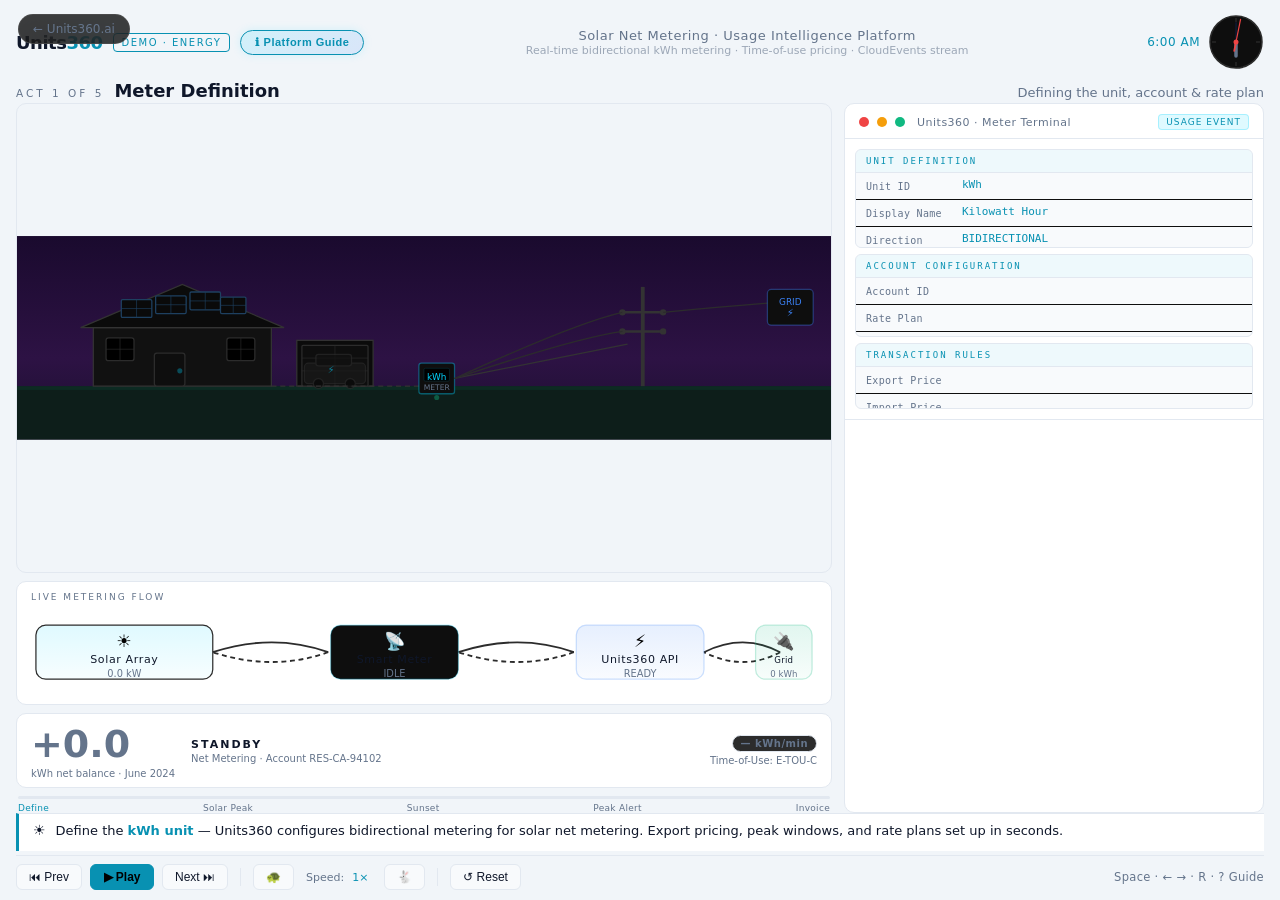
<file: units360-energy-demo.html>
<!DOCTYPE html>
<html lang="en">
<head>
<meta charset="UTF-8"><meta name="viewport" content="width=device-width, initial-scale=1.0">
<title>Units360 · Energy & Utilities Demo</title>
<link rel="stylesheet" href="demo-shared.css">
<style>
:root {
  --solar: #fbbf24; --solar-glow: #fbbf2440;
  --orange: #f97316;
}
*{box-sizing:border-box;margin:0;padding:0}
html,body{width:100%;height:100%;background:var(--bg);color:var(--text);font-family:'SF Pro Display',system-ui,sans-serif;overflow:hidden;font-size:15px}
#app{display:flex;flex-direction:column;height:100vh;max-width:1280px;margin:0 auto;padding:10px 16px 0}

/* ── OVERLAY ── */
#overlay{position:fixed;inset:0;z-index:200;display:flex;flex-direction:column;align-items:center;justify-content:center;
  background:rgba(0,0,0,0.96);opacity:0;pointer-events:none;transition:opacity .35s}
#overlay.show{opacity:1;pointer-events:auto;backdrop-filter:blur(8px)}
#overlay-eyebrow{font-size:11px;letter-spacing:4px;color:var(--muted);text-transform:uppercase;margin-bottom:8px}
#overlay-title{font-size:clamp(28px,5vw,54px);font-weight:800;letter-spacing:-1px;color:var(--text);text-align:center}
#overlay-time{font-size:clamp(16px,3vw,28px);color:var(--teal);margin-top:10px;font-weight:300;letter-spacing:2px}
#overlay-sub{font-size:14px;color:var(--muted);margin-top:14px;letter-spacing:1px}

/* ── HEADER ── */
#header{display:flex;align-items:center;gap:10px;padding:4px 0 8px;flex-shrink:0}
#logo{font-size:18px;font-weight:800;letter-spacing:-0.5px;color:var(--text)}
#logo span{color:var(--teal)}
#badge{font-size:10px;padding:3px 8px;border:1px solid var(--teal);border-radius:4px;color:var(--teal);letter-spacing:1.5px;text-transform:uppercase}
#header-center{flex:1;display:flex;flex-direction:column;align-items:center;gap:1px}
#demo-title{font-size:13px;color:var(--muted);letter-spacing:.5px}
#demo-sub{font-size:11px;color:var(--muted);opacity:.6}
#clock-wrap{display:flex;align-items:center;gap:8px;margin-left:auto}
#clock-time-label{font-size:12px;color:var(--teal);font-variant-numeric:tabular-nums;letter-spacing:.5px;min-width:70px;text-align:right}
#clock-svg{width:56px;height:56px;flex-shrink:0}

/* ── MAIN ── */
#main{display:flex;gap:12px;flex:1;min-height:0}
#left-panel{display:flex;flex-direction:column;gap:8px;flex:1.6;min-width:0}
#right-panel{display:flex;flex-direction:column;flex:1;min-width:280px;max-width:420px;background:var(--surface);border:1px solid var(--border);border-radius:10px;overflow:hidden}
#right-panel.inv-wide{max-width:none;flex:2.4;transition:flex .35s ease}

/* ── SCENE SVG ── */
#scene-wrap{position:relative;border-radius:10px;overflow:hidden;border:1px solid var(--border);flex:1;min-height:100px}
#scene-svg{width:100%;height:100%;display:block}

/* ── FLOW ── */
#flow-wrap{background:var(--surface);border:1px solid var(--border);border-radius:10px;padding:10px 14px 8px;flex-shrink:0}
#flow-label{font-size:9px;letter-spacing:2px;color:var(--muted);text-transform:uppercase;margin-bottom:6px}
#flow-svg{width:100%;display:block}

/* ── kWh ROW ── */
#kwh-row{display:flex;align-items:center;gap:16px;background:var(--surface);border:1px solid var(--border);border-radius:10px;padding:8px 14px;flex-shrink:0}
#kwh-balance{font-size:clamp(22px,3.5vw,38px);font-weight:800;font-variant-numeric:tabular-nums;transition:color .6s;min-width:120px}
#kwh-balance.pos{color:var(--green)}
#kwh-balance.neg{color:var(--red)}
#kwh-balance.zero{color:var(--muted)}
#kwh-meta{display:flex;flex-direction:column;gap:2px}
#kwh-status{font-size:11px;font-weight:600;letter-spacing:2px;text-transform:uppercase;transition:color .6s}
#kwh-status.pos{color:var(--green)}
#kwh-status.neg{color:var(--red)}
#kwh-status.warn{color:var(--amber)}
#kwh-unit{font-size:10px;color:var(--muted)}
#kwh-right{margin-left:auto;display:flex;flex-direction:column;align-items:flex-end;gap:3px}
#kwh-rate-pill{font-size:10px;padding:2px 8px;border-radius:12px;font-weight:600;letter-spacing:.5px;transition:background .5s,color .5s}
#kwh-rate-pill.pos{background:#10b98120;color:var(--green);border:1px solid #10b98140}
#kwh-rate-pill.neg{background:#ef444420;color:var(--red);border:1px solid #ef444440}
#kwh-rate-pill.zero{background:#2c2c2c;color:var(--muted);border:1px solid var(--border)}
#kwh-today{font-size:10px;color:var(--muted)}

/* ── PROGRESS ── */
#prog-wrap{flex-shrink:0;padding:0 2px}
#prog-bar{height:3px;background:var(--border);border-radius:2px;overflow:hidden}
#prog-fill{height:100%;width:0%;background:linear-gradient(90deg,var(--teal),var(--blue));border-radius:2px;transition:width .1s linear}
#prog-acts{display:flex;justify-content:space-between;margin-top:4px}
.prog-act{font-size:9px;color:var(--muted);letter-spacing:.3px;cursor:pointer;transition:color .2s}
.prog-act:hover{color:var(--teal)}
.prog-act.active{color:var(--teal)}

/* ── TERMINAL ── */
#term-header{display:flex;align-items:center;gap:8px;padding:10px 14px 8px;border-bottom:1px solid var(--border);flex-shrink:0}
#term-dot-r{width:10px;height:10px;border-radius:50%;background:#ef4444}
#term-dot-y{width:10px;height:10px;border-radius:50%;background:#f59e0b}
#term-dot-g{width:10px;height:10px;border-radius:50%;background:#10b981}
#term-title{font-size:11px;color:var(--muted);margin-left:4px;letter-spacing:.5px}
#term-mode-badge{margin-left:auto;font-size:9px;padding:2px 7px;border-radius:4px;letter-spacing:1px;text-transform:uppercase;transition:all .4s}
#term-mode-badge.mdt{background:#00d4ff20;color:var(--teal);border:1px solid #00d4ff40}
#term-mode-badge.event{background:#3b82f620;color:var(--blue);border:1px solid #3b82f640}
#term-mode-badge.invoice{background:#10b98120;color:var(--green);border:1px solid #10b98140}

#term-tabs{display:flex;border-bottom:1px solid var(--border);flex-shrink:0}
.term-tab{font-size:10px;padding:6px 14px;color:var(--muted);letter-spacing:1px;text-transform:uppercase;cursor:pointer;border-bottom:2px solid transparent;transition:all .2s}
.term-tab.active{color:var(--teal);border-bottom-color:var(--teal)}

/* #term-body → see MDT ALWAYS-VISIBLE section above */

/* MDT form view */
/* #mdt-view replaced by #mdt-full inside #mdt-always */
.mdt-section{background:var(--surface2);border:1px solid var(--border);border-radius:6px;overflow:hidden}
.mdt-section-hdr{font-size:9px;letter-spacing:2px;text-transform:uppercase;color:var(--teal);padding:6px 10px;background:#00d4ff0a;border-bottom:1px solid var(--border)}
.mdt-fields{display:flex;flex-direction:column;gap:0}
.mdt-field{display:flex;align-items:center;gap:8px;padding:5px 10px;border-bottom:1px solid #0e0e0e}
.mdt-field:last-child{border-bottom:none}
.mdt-field-label{font-size:10px;color:var(--muted);min-width:88px;letter-spacing:.3px}
.mdt-field-value{font-size:11px;color:var(--text);font-family:'SF Mono','Fira Code',monospace;flex:1;min-height:16px}
.mdt-field-value .cursor{display:inline-block;width:7px;height:12px;background:var(--teal);margin-left:1px;animation:blink 1s step-end infinite;vertical-align:middle}
@keyframes blink{0%,100%{opacity:1}50%{opacity:0}}
.mdt-field-value.done{color:var(--teal)}

/* CloudEvent stream view */
/* #event-view → now in dyn-area, styled above */
#event-stream{flex:1;overflow:hidden;position:relative;padding:8px 0}
.event-block{padding:6px 14px;border-bottom:1px solid #0e0e0e40;animation:slideIn .3s ease;font-size:11px;line-height:1.5}
@keyframes slideIn{from{opacity:0;transform:translateY(-8px)}to{opacity:1;transform:translateY(0)}}
.ev-key{color:#7dd3fc}.ev-str{color:#86efac}.ev-num{color:#fbbf24}.ev-bool{color:#f472b6}.ev-null{color:var(--muted)}.ev-brace{color:var(--muted)}
#event-ticker{padding:6px 14px;border-top:1px solid var(--border);font-size:10px;color:var(--muted);display:flex;align-items:center;gap:6px;flex-shrink:0}
#event-count{color:var(--teal);font-weight:600}
.pulse-dot{width:6px;height:6px;border-radius:50%;background:var(--green);animation:pulse 1s ease infinite}
@keyframes pulse{0%,100%{opacity:1;transform:scale(1)}50%{opacity:.4;transform:scale(.8)}}

/* Invoice view */
/* #invoice-view → now in dyn-area, styled above */
.inv-json-line{font-size:11px;line-height:1.6;white-space:pre}
.inv-json-line.reveal{animation:slideIn .25s ease}

/* ── COMMENTARY ── */
#commentary{display:flex;align-items:flex-start;gap:10px;padding:7px 14px;background:var(--surface);border-top:1px solid var(--border);border-left:3px solid var(--teal);flex-shrink:0;min-height:38px;transition:border-color .4s}
#commentary.amber{border-left-color:var(--amber)}
#commentary.red{border-left-color:var(--red)}
#commentary.green{border-left-color:var(--green)}
#commentary-icon{font-size:14px;flex-shrink:0;margin-top:1px}
#commentary-text{font-size:13px;color:var(--text);line-height:1.5;flex:1}
#commentary-text strong{color:var(--teal)}
#commentary.amber #commentary-text strong{color:var(--amber)}
#commentary.red #commentary-text strong{color:var(--red)}
#commentary.green #commentary-text strong{color:var(--green)}

/* ── ACT HEADER ── */
#act-header{display:flex;align-items:baseline;gap:10px;flex-shrink:0;padding:2px 0}
#act-eyebrow{font-size:10.5px;letter-spacing:3px;color:var(--muted);text-transform:uppercase}
#act-title{font-size:18px;font-weight:700;color:var(--text);transition:color .4s}
#act-title.amber{color:var(--amber)}
#act-title.red{color:var(--red)}
#act-title.green{color:var(--green)}
#act-desc{font-size:13px;color:var(--muted);margin-left:auto}

/* ── CONTROLS ── */
#controls{display:flex;align-items:center;gap:8px;padding:8px 0 10px;flex-shrink:0;border-top:1px solid var(--border);margin-top:4px}
.ctrl-btn{background:var(--surface2);border:1px solid var(--border);color:var(--text);border-radius:6px;padding:5px 12px;font-size:12px;cursor:pointer;transition:all .15s;white-space:nowrap}
.ctrl-btn:hover{border-color:var(--teal);color:var(--teal)}
.ctrl-btn:active{transform:scale(.97)}
#btn-play{background:var(--teal);border-color:var(--teal);color:#000;font-weight:600;min-width:64px}
#btn-play:hover{background:#00b8e0;border-color:#00b8e0}
#speed-label{font-size:11px;color:var(--muted);margin-left:4px}
#speed-val{font-size:11px;color:var(--teal);min-width:24px}
.ctrl-sep{width:1px;height:18px;background:var(--border);margin:0 4px}
#kbd-hint{font-size:11.5px;color:var(--muted);margin-left:auto;letter-spacing:.3px}

/* ── INFO DRAWER ── */
#btn-info{background:linear-gradient(135deg,#00d4ff18,#3b82f618);border-color:#00d4ff50;color:var(--teal);font-weight:600;gap:5px}
#btn-info:hover{background:linear-gradient(135deg,#00d4ff30,#3b82f630);border-color:var(--teal)}

#info-backdrop{position:fixed;inset:0;z-index:205;background:rgba(0,0,0,0.65);backdrop-filter:blur(3px);
  opacity:0;pointer-events:none;transition:opacity .3s}
#info-backdrop.show{opacity:1;pointer-events:auto}

#info-drawer{position:fixed;top:0;right:0;bottom:0;width:420px;max-width:96vw;z-index:210;
  background:#080808;border-left:1px solid var(--border);
  transform:translateX(100%);transition:transform .38s cubic-bezier(.4,0,.2,1);
  display:flex;flex-direction:column;overflow:hidden}
#info-drawer.open{transform:translateX(0)}

#drawer-header{display:flex;align-items:center;gap:10px;padding:16px 18px 14px;border-bottom:1px solid var(--border);flex-shrink:0;
  background:linear-gradient(135deg,#111,#090909)}
#drawer-logo{font-size:16px;font-weight:800;color:var(--text)}
#drawer-logo span{color:var(--teal)}
#drawer-subtitle{font-size:10px;color:var(--muted);letter-spacing:1px;text-transform:uppercase;margin-top:1px}
#drawer-close{margin-left:auto;width:28px;height:28px;border-radius:6px;background:#1e1e1e;
  border:none;color:var(--muted);font-size:16px;cursor:pointer;display:flex;align-items:center;justify-content:center;transition:all .2s}
#drawer-close:hover{background:#2a2a2a;color:var(--text)}

#drawer-body{flex:1;overflow-y:auto;padding:18px;display:flex;flex-direction:column;gap:0;scroll-behavior:smooth}
#drawer-body::-webkit-scrollbar{width:4px}
#drawer-body::-webkit-scrollbar-track{background:transparent}
#drawer-body::-webkit-scrollbar-thumb{background:#2c2c2c;border-radius:2px}

/* Nav pills */
#drawer-nav{display:flex;flex-wrap:wrap;gap:6px;padding:12px 18px;border-bottom:1px solid var(--border);flex-shrink:0}
.dnav-pill{font-size:9px;padding:3px 9px;border-radius:12px;background:#2c2c2c;color:var(--muted);
  cursor:pointer;letter-spacing:.5px;text-transform:uppercase;transition:all .15s;border:1px solid transparent}
.dnav-pill:hover{background:#333333;color:var(--text)}
.dnav-pill.active{background:#00d4ff15;color:var(--teal);border-color:#00d4ff40}

/* Sections */
.dsec{padding:18px 0;border-bottom:1px solid #0e0e0e}
.dsec:last-child{border-bottom:none;padding-bottom:8px}
.dsec-eyebrow{font-size:8px;letter-spacing:3px;color:var(--teal);text-transform:uppercase;margin-bottom:6px;opacity:.7}
.dsec-title{font-size:15px;font-weight:700;color:var(--text);margin-bottom:10px;display:flex;align-items:center;gap:8px}
.dsec-icon{font-size:18px}
.dsec-body{font-size:12px;color:#94a3b8;line-height:1.7;display:flex;flex-direction:column;gap:8px}
.dsec-body p{margin:0}
.dsec-body strong{color:var(--text);font-weight:600}
.dsec-body em{color:var(--teal);font-style:normal}

/* Field table */
.dfield-table{background:var(--surface2);border:1px solid var(--border);border-radius:6px;overflow:hidden;margin-top:4px}
.dfield-row{display:flex;padding:6px 10px;border-bottom:1px solid #0e0e0e;align-items:flex-start;gap:10px;font-size:11px}
.dfield-row:last-child{border-bottom:none}
.dfield-key{color:var(--teal);min-width:110px;font-family:'SF Mono','Fira Code',monospace;font-size:10px;flex-shrink:0;margin-top:1px}
.dfield-val{color:#94a3b8;line-height:1.5}
.dfield-val strong{color:var(--text)}

/* Flow diagram in drawer */
.dflow{display:flex;align-items:center;gap:6px;flex-wrap:wrap;margin:8px 0;padding:10px;
  background:var(--surface2);border:1px solid var(--border);border-radius:6px;font-size:11px}
.dflow-node{padding:4px 10px;border-radius:4px;background:#1e1e1e;color:var(--text);text-align:center;font-size:10px;line-height:1.4}
.dflow-node.highlight{background:#00d4ff15;border:1px solid #00d4ff40;color:var(--teal)}
.dflow-arrow{color:var(--muted);font-size:14px}

/* Tag chips */
.dtags{display:flex;flex-wrap:wrap;gap:5px;margin-top:6px}
.dtag{font-size:9px;padding:2px 8px;border-radius:10px;letter-spacing:.5px}
.dtag.teal{background:#00d4ff15;color:var(--teal);border:1px solid #00d4ff30}
.dtag.blue{background:#3b82f615;color:var(--blue);border:1px solid #3b82f630}
.dtag.green{background:#10b98115;color:var(--green);border:1px solid #10b98130}
.dtag.amber{background:#f59e0b15;color:var(--amber);border:1px solid #f59e0b30}

/* Code snippet */
.dcode{background:#050505;border:1px solid var(--border);border-radius:6px;padding:10px 12px;
  font-family:'SF Mono','Fira Code',monospace;font-size:10px;line-height:1.6;color:#7dd3fc;overflow-x:auto;margin-top:6px}
.dcode .ck{color:#7dd3fc}.dcode .cv{color:#86efac}.dcode .cn{color:#fbbf24}.dcode .cc{color:#64748b}

/* Callout box */
.dcallout{background:linear-gradient(135deg,#00d4ff08,#3b82f608);border:1px solid #00d4ff25;
  border-radius:6px;padding:10px 12px;font-size:11px;color:#94a3b8;line-height:1.6;margin-top:6px}
.dcallout strong{color:var(--teal)}

/* ── GUIDE BUTTON IN HEADER ── */
#btn-info{background:linear-gradient(135deg,#00d4ff22,#3b82f622);border:1px solid var(--teal);
  border-radius:20px;color:var(--teal);font-size:11px;font-weight:700;padding:5px 14px;
  cursor:pointer;letter-spacing:.5px;white-space:nowrap;transition:all .2s;
  box-shadow:0 0 10px #00d4ff22}
#btn-info:hover{background:var(--teal);color:#000;box-shadow:0 0 18px #00d4ff55}
#btn-info:active{transform:scale(.97)}

/* ── DASHBOARD ── */
#ev-dashboard{padding:8px 10px 6px;background:#050505;border-bottom:1px solid var(--border);flex-shrink:0}
.ev-dash-grid{display:grid;grid-template-columns:1fr 1fr;gap:5px;margin-bottom:6px}
.ev-metric{background:#111;border:1px solid var(--border);border-radius:7px;padding:6px 9px;transition:border-color .4s}
.ev-metric-top{display:flex;align-items:center;gap:4px;margin-bottom:1px}
.ev-metric-icon{font-size:11px}
.ev-metric-label{font-size:9.5px;color:var(--muted);text-transform:uppercase;letter-spacing:.4px}
.ev-metric-val{font-size:24px;font-weight:800;font-variant-numeric:tabular-nums;transition:color .5s;line-height:1}
.ev-metric-unit{font-size:9px;color:var(--muted);margin-top:1px}
.ev-metric.solar{border-color:#fbbf2430}
.ev-metric.solar .ev-metric-val{color:#fbbf24}
.ev-metric.grid{border-color:#f59e0b30}
.ev-metric.grid .ev-metric-val{color:#f59e0b}
.ev-metric.net-pos{border-color:#10b98130}
.ev-metric.net-pos .ev-metric-val{color:var(--green)}
.ev-metric.net-neg{border-color:#ef444430}
.ev-metric.net-neg .ev-metric-val{color:var(--red)}
.ev-metric.rate-offpeak{border-color:#3b82f630}
.ev-metric.rate-offpeak .ev-metric-val{color:var(--blue)}
.ev-metric.rate-std{border-color:#f59e0b30}
.ev-metric.rate-std .ev-metric-val{color:var(--amber)}
.ev-metric.rate-peak{border-color:#ef444460;animation:peak-pulse .9s ease infinite alternate}
.ev-metric.rate-peak .ev-metric-val{color:var(--red)}
@keyframes peak-pulse{from{border-color:#ef444430}to{border-color:#ef444490}}

/* TOU bar */
#ev-tou-wrap{display:flex;flex-direction:column;gap:3px}
#ev-tou-title{font-size:8px;color:var(--muted);text-transform:uppercase;letter-spacing:1px;display:flex;justify-content:space-between}
#ev-tou-track{height:8px;border-radius:4px;background:var(--border);position:relative;overflow:visible}
.tou-seg{position:absolute;top:0;height:100%;border-radius:4px}
.tou-seg.export{background:#fbbf2430;border:1px solid #fbbf2450}
.tou-seg.offpeak{background:#3b82f620;border:1px solid #3b82f640}
.tou-seg.peak{background:#ef444430;border:1px solid #ef444450}
#ev-tou-cursor{position:absolute;top:-2px;width:3px;height:12px;background:var(--teal);
  border-radius:2px;transform:translateX(-50%);transition:left .5s;box-shadow:0 0 6px var(--teal)}
#ev-tou-labels{display:flex;justify-content:space-between;font-size:8px;color:var(--muted)}
#ev-tou-rate-label{font-size:9px;font-weight:600;letter-spacing:.5px;text-align:center;margin-top:2px;transition:color .4s}

/* JSON stream redesigned */
#ev-json-hdr{display:flex;align-items:center;gap:6px;padding:5px 10px;border-bottom:1px solid var(--border);
  font-size:10px;color:var(--muted);text-transform:uppercase;letter-spacing:1px;flex-shrink:0}
#ev-json-hdr .pulse-dot{width:5px;height:5px}
#event-stream{flex:1;overflow:hidden;padding:0;font-size:11.5px}
.event-block{padding:5px 10px;font-size:10.5px;line-height:1.55;border-bottom:1px solid #0e0e0e40;transition:opacity .3s}
.ev-changed{border-radius:2px;outline:1px solid #fbbf2480;background:#fbbf2412;padding:0 2px;transition:all .4s}
.ev-changed-dir{outline:1px solid #3b82f680;background:#3b82f612;padding:0 2px}
.ev-changed-bal{outline:1px solid #10b98180;background:#10b98112;padding:0 2px}
#ev-footer{padding:4px 10px;border-top:1px solid var(--border);font-size:10px;color:var(--muted);
  display:flex;align-items:center;gap:6px;flex-shrink:0}
.ev-legend{display:inline-flex;align-items:center;gap:3px}
.ev-leg-box{width:8px;height:8px;border-radius:1px;display:inline-block}

/* ACT FLASH */
@keyframes actFlash{0%,15%{background:rgba(0,212,255,0.10);box-shadow:inset 0 0 0 1px rgba(0,212,255,0.2);border-radius:6px}100%{background:transparent;box-shadow:none}}
#act-header.flash{animation:actFlash 1.4s ease forwards}

/* MDT ALWAYS-VISIBLE */
#term-body{flex:1;overflow:hidden;display:flex;flex-direction:column;font-family:'SF Mono','Fira Code',monospace;font-size:11.5px}
#mdt-always{flex-shrink:0;border-bottom:1px solid var(--border);overflow:hidden;transition:max-height .4s ease}
#mdt-full{padding:10px;display:flex;flex-direction:column;gap:6px;overflow-y:auto;max-height:280px}
#mdt-compact{padding:6px 10px;display:none;flex-direction:column;gap:4px}
.mc-chip{font-size:10.5px;padding:5px 10px;border-radius:5px;font-family:'SF Mono','Fira Code',monospace;letter-spacing:.2px;display:flex;align-items:center;gap:6px;flex-wrap:wrap}
.mc-chip.teal{background:#00d4ff10;border:1px solid #00d4ff35;color:var(--teal)}
.mc-chip.green{background:#10b98110;border:1px solid #10b98135;color:var(--green)}
.mc-chip.amber{background:#f59e0b10;border:1px solid #f59e0b35;color:var(--amber)}
.mc-chip-key{color:var(--muted);font-size:9.5px}

/* DYNAMIC AREA */
#dyn-area{flex:1;min-height:0;overflow:hidden;position:relative}
#event-view,#invoice-view{position:absolute;inset:0;overflow:hidden}

/* INVOICE DOCUMENT */
.inv-doc{background:#0a0a0a;border:1px solid #333;border-radius:8px;overflow:hidden;font-family:'SF Pro Display',system-ui,sans-serif;font-size:11.5px;height:100%;display:flex;flex-direction:column}
.inv-lh{display:flex;justify-content:space-between;align-items:flex-start;padding:14px 20px 12px;background:linear-gradient(135deg,#10b98112,#00d4ff08);border-bottom:1px solid #2a2a2a}
.inv-logo-txt{font-size:17px;font-weight:800;color:var(--text);letter-spacing:-0.5px}
.inv-logo-txt span{color:var(--teal)}
.inv-tagline{font-size:8.5px;color:var(--muted);letter-spacing:.5px;margin-top:1px}
.inv-lh-right{text-align:right}
.inv-doc-label{font-size:8px;letter-spacing:3px;text-transform:uppercase;color:var(--muted)}
.inv-doc-num{font-size:11px;font-weight:700;color:var(--green);font-family:'SF Mono','Fira Code',monospace;margin-top:2px}
.inv-meta{display:flex;border-bottom:1px solid #2a2a2a}
.inv-meta-cell{flex:1;padding:7px 16px;border-right:1px solid #2a2a2a;display:flex;flex-direction:column;gap:1px}
.inv-meta-cell:last-child{border-right:none}
.inv-meta-lbl{font-size:7.5px;text-transform:uppercase;letter-spacing:1px;color:var(--muted)}
.inv-meta-val{font-size:10.5px;font-weight:600;color:var(--text)}
.inv-meta-val.mono{font-family:'SF Mono','Fira Code',monospace;font-size:9.5px;color:var(--teal)}
.inv-meta-val.credit{color:var(--green)}
.inv-parties{display:grid;grid-template-columns:1fr 1fr;border-bottom:1px solid #2a2a2a}
.inv-party{padding:9px 16px;border-right:1px solid #2a2a2a}
.inv-party:last-child{border-right:none}
.inv-party-lbl{font-size:7.5px;text-transform:uppercase;letter-spacing:1.5px;color:var(--muted);margin-bottom:3px}
.inv-party-name{font-size:12px;font-weight:700;color:var(--text)}
.inv-party-sub{font-size:9.5px;color:var(--muted);margin-top:1px}
.inv-table{width:100%;border-collapse:collapse;font-size:10.5px}
.inv-table thead tr{background:#111;border-bottom:1px solid #333}
.inv-table th{padding:6px 14px;text-align:left;font-size:8px;text-transform:uppercase;letter-spacing:1px;color:var(--muted);font-weight:600}
.inv-table th:last-child,.inv-table td:last-child{text-align:right}
.inv-table td{padding:7px 14px;border-bottom:1px solid #181818}
.inv-row-export td{color:var(--text)}
.inv-row-export td:last-child{color:var(--green);font-weight:700;font-size:13px}
.inv-row-export td small{display:block;font-size:8.5px;color:var(--muted);margin-top:1px}
.inv-row-import td{color:var(--text)}
.inv-row-import td:last-child{color:var(--amber);font-weight:700;font-size:13px}
.inv-row-peak td{font-size:9.5px;color:var(--muted);background:#0d0d0d;font-style:italic}
.inv-row-peak td:last-child{color:var(--red);font-weight:600;font-style:normal;font-size:12px}
.inv-totals{padding:10px 18px;flex-shrink:0}
.inv-t-row{display:flex;justify-content:space-between;font-size:11px;padding:2px 0}
.inv-t-row span:first-child{color:var(--muted)}
.inv-t-green{color:var(--green);font-weight:600}
.inv-t-amber{color:var(--amber);font-weight:600}
.inv-t-red{color:var(--red);font-weight:600}
.inv-t-final{display:flex;justify-content:space-between;align-items:center;font-size:14px;font-weight:800;padding:7px 0 4px;margin-top:3px;border-top:1px solid #333}
.inv-t-final span:first-child{color:var(--text)}
.inv-t-teal{color:var(--teal)}
.inv-t-pct{font-size:9px;font-weight:500;color:var(--muted);margin-left:6px}
.inv-footer{padding:7px 18px;background:#080808;border-top:1px solid #222;font-size:8.5px;color:var(--muted);font-family:'SF Mono','Fira Code',monospace;margin-top:auto}
.inv-footer span{color:var(--teal)}
@keyframes invRowIn{from{opacity:0;transform:translateX(-6px)}to{opacity:1;transform:translateX(0)}}
.inv-reveal{animation:invRowIn .3s ease forwards}

/* LEFT PANEL INVOICE CARD */
#left-inv{background:var(--surface);border:1px solid var(--border);border-radius:10px;padding:12px 14px;flex-shrink:0;display:none;animation:invIn .5s ease}
#left-inv.show{display:block}
@keyframes invIn{from{opacity:0;transform:translateY(6px)}to{opacity:1;transform:translateY(0)}}
.li-hdr{display:flex;justify-content:space-between;align-items:center;margin-bottom:10px}
.li-title{font-size:10px;text-transform:uppercase;letter-spacing:2px;color:var(--green);font-weight:700}
.li-badge{background:#10b98120;color:var(--green);padding:2px 9px;border-radius:10px;font-size:9px;font-weight:700;border:1px solid #10b98140;letter-spacing:.5px}
.li-rows{display:flex;flex-direction:column;gap:3px;margin-bottom:8px}
.li-row{display:flex;justify-content:space-between;align-items:center;font-size:11.5px}
.li-row-k{color:var(--muted)}.li-row-v{font-weight:600}
.li-divider{height:1px;background:var(--border);margin:5px 0}
.li-totals{display:grid;grid-template-columns:1fr 1fr 1fr;gap:6px}
.li-tot{background:var(--surface2);border-radius:7px;padding:7px 8px;text-align:center}
.li-tot.teal-card{background:linear-gradient(135deg,#00d4ff0a,#10b9810a);border:1px solid #00d4ff30}
.li-tot-lbl{font-size:8.5px;text-transform:uppercase;letter-spacing:1px;color:var(--muted);margin-bottom:2px}
.li-tot-val{font-size:20px;font-weight:800;font-variant-numeric:tabular-nums;line-height:1}
.li-tot-val.green{color:var(--green)}.li-tot-val.amber{color:var(--amber)}.li-tot-val.teal{color:var(--teal)}
</style>
</head>
<body>

<!-- Back nav -->
<a href="index.html" style="
  position:fixed;top:14px;left:18px;z-index:9999;
  display:inline-flex;align-items:center;gap:6px;
  padding:7px 14px;border-radius:100px;
  background:rgba(0,0,0,0.75);backdrop-filter:blur(16px);
  border:1px solid rgba(80,80,80,0.7);
  color:#64748b;font-family:system-ui,sans-serif;font-size:12px;font-weight:500;
  text-decoration:none;transition:color .2s,border-color .2s;
" onmouseover="this.style.color='var(--text)';this.style.borderColor='#00d4ff'"
   onmouseout="this.style.color='#64748b';this.style.borderColor='rgba(80,80,80,0.7)'">
  ← Units360.ai
</a>

<div id="app">

<!-- Cinematic overlay -->
<div id="overlay">
  <div id="overlay-eyebrow">Units360 · Solar Net Metering</div>
  <div id="overlay-title"></div>
  <div id="overlay-time"></div>
  <div id="overlay-sub"></div>
</div>

<!-- Header -->
<div id="header">
  <div id="logo">Units<span>360</span></div>
  <div id="badge">Demo · Energy</div>
  <button id="btn-info">ℹ Platform Guide</button>
  <div id="header-center">
    <div id="demo-title">Solar Net Metering · Usage Intelligence Platform</div>
    <div id="demo-sub">Real-time bidirectional kWh metering · Time-of-use pricing · CloudEvents stream</div>
  </div>
  <div id="clock-wrap">
    <div id="clock-time-label">6:00 AM</div>
    <svg id="clock-svg" viewBox="0 0 56 56" xmlns="http://www.w3.org/2000/svg">
      <circle cx="28" cy="28" r="26" fill="#0e0e0e" stroke="#2c2c2c" stroke-width="1.5"/>
      <!-- tick marks -->
      <g stroke="#333333" stroke-width="1">
        <line x1="28" y1="4"  x2="28" y2="8"/>
        <line x1="28" y1="48" x2="28" y2="52"/>
        <line x1="4"  y1="28" x2="8"  y2="28"/>
        <line x1="48" y1="28" x2="52" y2="28"/>
      </g>
      <!-- hands -->
      <line id="hand-hour" x1="28" y1="28" x2="28" y2="14" stroke="#64748b" stroke-width="3.5" stroke-linecap="round"/>
      <line id="hand-min"  x1="28" y1="28" x2="28" y2="7"  stroke="var(--text)" stroke-width="2"   stroke-linecap="round"/>
      <line id="hand-sec"  x1="28" y1="28" x2="28" y2="5"  stroke="#ef4444" stroke-width="1.2" stroke-linecap="round"/>
      <line id="hand-sec-tail" x1="28" y1="28" x2="28" y2="36" stroke="#ef4444" stroke-width="1.8" stroke-linecap="round"/>
      <circle cx="28" cy="28" r="2.5" fill="#ef4444"/>
    </svg>
  </div>
</div>

<!-- Act header -->
<div id="act-header">
  <div id="act-eyebrow">ACT 1 OF 5</div>
  <div id="act-title">Meter Definition</div>
  <div id="act-desc">Defining the unit, account &amp; rate plan</div>
</div>

<!-- Main -->
<div id="main">

  <!-- Left panel -->
  <div id="left-panel">

    <!-- Scene -->
    <div id="scene-wrap">
      <svg id="scene-svg" viewBox="0 0 640 160" xmlns="http://www.w3.org/2000/svg" preserveAspectRatio="xMidYMid meet">
        <!-- Sky gradient (dynamic) -->
        <defs>
          <linearGradient id="sky-grad" x1="0" y1="0" x2="0" y2="1">
            <stop id="sky-top" offset="0%" stop-color="#0a0e1a"/>
            <stop id="sky-mid" offset="60%" stop-color="#0e0e0e"/>
            <stop id="sky-bot" offset="100%" stop-color="#181818"/>
          </linearGradient>
          <radialGradient id="sun-glow-grad" cx="50%" cy="50%" r="50%">
            <stop offset="0%" stop-color="#fbbf24" stop-opacity="0.5"/>
            <stop offset="100%" stop-color="#fbbf24" stop-opacity="0"/>
          </radialGradient>
          <radialGradient id="panel-glow" cx="50%" cy="50%" r="50%">
            <stop offset="0%" stop-color="#fbbf24" stop-opacity="0.6"/>
            <stop offset="100%" stop-color="#fbbf24" stop-opacity="0"/>
          </radialGradient>
          <filter id="glow-filter">
            <feGaussianBlur stdDeviation="3" result="blur"/>
            <feMerge><feMergeNode in="blur"/><feMergeNode in="SourceGraphic"/></feMerge>
          </filter>
          <filter id="sun-glow">
            <feGaussianBlur stdDeviation="6" result="blur"/>
            <feMerge><feMergeNode in="blur"/><feMergeNode in="SourceGraphic"/></feMerge>
          </filter>
        </defs>

        <!-- Sky background -->
        <rect id="sky-rect" width="640" height="160" fill="url(#sky-grad)"/>

        <!-- Horizon glow -->
        <ellipse id="horizon-glow" cx="320" cy="118" rx="280" ry="25" fill="#00000000"/>

        <!-- Sun halo + body -->
        <circle id="sun-halo" cx="80" cy="140" r="28" fill="url(#sun-glow-grad)" opacity="0"/>
        <circle id="sun" cx="80" cy="140" r="12" fill="#fbbf24" opacity="0" filter="url(#sun-glow)"/>

        <!-- Ground -->
        <rect x="0" y="118" width="640" height="42" fill="#0d1e1a"/>
        <!-- Ground highlight -->
        <rect x="0" y="118" width="640" height="3" fill="#10b98115"/>

        <!-- === HOUSE === -->
        <!-- House body -->
        <rect x="60" y="72" width="140" height="46" fill="#111111" stroke="#333333" stroke-width="1"/>
        <!-- House roof -->
        <polygon points="50,72 130,38 210,72" fill="#0b0b0b" stroke="#333333" stroke-width="1"/>

        <!-- Door -->
        <rect x="108" y="92" width="24" height="26" rx="2" fill="#0e0e0e" stroke="#2c2c2c" stroke-width="1"/>
        <circle cx="128" cy="106" r="2" fill="#00d4ff50"/>

        <!-- Window left -->
        <rect x="70" y="80" width="22" height="18" rx="2" fill="#000000" stroke="#2c2c2c" stroke-width="1"/>
        <line x1="81" y1="80" x2="81" y2="98" stroke="#2c2c2c" stroke-width=".5"/>
        <line x1="70" y1="89" x2="92" y2="89" stroke="#2c2c2c" stroke-width=".5"/>

        <!-- Window right -->
        <rect x="165" y="80" width="22" height="18" rx="2" fill="#000000" stroke="#2c2c2c" stroke-width="1"/>
        <line x1="176" y1="80" x2="176" y2="98" stroke="#2c2c2c" stroke-width=".5"/>
        <line x1="165" y1="89" x2="187" y2="89" stroke="#2c2c2c" stroke-width=".5"/>

        <!-- Solar panels on roof (4 panels) -->
        <g id="solar-panels">
          <rect x="82"  y="50" width="24" height="14" rx="1" fill="#0a0a0a" stroke="#1e4060" stroke-width="1"/>
          <rect x="109" y="47" width="24" height="14" rx="1" fill="#0a0a0a" stroke="#1e4060" stroke-width="1"/>
          <rect x="136" y="44" width="24" height="14" rx="1" fill="#0a0a0a" stroke="#1e4060" stroke-width="1"/>
          <rect x="160" y="48" width="20" height="13" rx="1" fill="#0a0a0a" stroke="#1e4060" stroke-width="1"/>
          <!-- Panel cells grid lines -->
          <line x1="94"  y1="50" x2="94"  y2="64" stroke="#1e4060" stroke-width=".5"/>
          <line x1="82"  y1="57" x2="106" y2="57" stroke="#1e4060" stroke-width=".5"/>
          <line x1="121" y1="47" x2="121" y2="61" stroke="#1e4060" stroke-width=".5"/>
          <line x1="109" y1="54" x2="133" y2="54" stroke="#1e4060" stroke-width=".5"/>
          <line x1="148" y1="44" x2="148" y2="58" stroke="#1e4060" stroke-width=".5"/>
          <line x1="136" y1="51" x2="160" y2="51" stroke="#1e4060" stroke-width=".5"/>
          <line x1="170" y1="48" x2="170" y2="61" stroke="#1e4060" stroke-width=".5"/>
          <line x1="160" y1="54.5" x2="180" y2="54.5" stroke="#1e4060" stroke-width=".5"/>
          <!-- Panel glow overlay (toggled via opacity) -->
          <rect id="panel-glow-1" x="82"  y="50" width="24" height="14" rx="1" fill="#fbbf24" opacity="0"/>
          <rect id="panel-glow-2" x="109" y="47" width="24" height="14" rx="1" fill="#fbbf24" opacity="0"/>
          <rect id="panel-glow-3" x="136" y="44" width="24" height="14" rx="1" fill="#fbbf24" opacity="0"/>
          <rect id="panel-glow-4" x="160" y="48" width="20" height="13" rx="1" fill="#fbbf24" opacity="0"/>
        </g>

        <!-- Garage area -->
        <rect x="220" y="82" width="60" height="36" fill="#0b0b0b" stroke="#333333" stroke-width="1"/>
        <!-- Garage door -->
        <rect x="224" y="86" width="52" height="32" rx="1" fill="#0e0e0e" stroke="#2c2c2c" stroke-width="1"/>
        <line x1="224" y1="96" x2="276" y2="96" stroke="#2c2c2c" stroke-width=".5"/>
        <line x1="224" y1="106" x2="276" y2="106" stroke="#2c2c2c" stroke-width=".5"/>
        <line x1="250" y1="86" x2="250" y2="118" stroke="#2c2c2c" stroke-width=".5"/>

        <!-- EV car in garage (partially visible) -->
        <g id="ev-car" opacity="0.7">
          <!-- Car body -->
          <rect x="226" y="100" width="48" height="16" rx="3" fill="#1a1a1a" stroke="#2a2a2a" stroke-width="1"/>
          <!-- Cabin -->
          <rect x="235" y="93" width="28" height="9" rx="2" fill="#111111" stroke="#2a2a2a" stroke-width="1"/>
          <!-- Wheels -->
          <circle cx="237" cy="116" r="4" fill="#0b0b0b" stroke="#2a2a2a" stroke-width="1"/>
          <circle cx="262" cy="116" r="4" fill="#0b0b0b" stroke="#2a2a2a" stroke-width="1"/>
          <!-- Charging indicator -->
          <text x="247" y="108" font-size="8" fill="#00d4ff" text-anchor="middle" opacity="0.8">⚡</text>
        </g>

        <!-- Connecting cable house → meter (ground level) -->
        <line x1="200" y1="118" x2="320" y2="118" stroke="#333333" stroke-width="1" stroke-dasharray="4,3"/>

        <!-- Smart meter box -->
        <rect x="316" y="100" width="28" height="24" rx="2" fill="#0e0e0e" stroke="#00d4ff60" stroke-width="1"/>
        <rect x="320" y="104" width="20" height="10" rx="1" fill="#000000" stroke="#00d4ff30" stroke-width=".5"/>
        <text x="330" y="113" font-size="7" fill="#00d4ff" text-anchor="middle">kWh</text>
        <text x="330" y="121" font-size="6" fill="#64748b" text-anchor="middle">METER</text>
        <!-- Meter LED -->
        <circle id="meter-led" cx="330" cy="127" r="2" fill="#10b981" opacity="0.8"/>

        <!-- Cable meter → pole -->
        <line x1="344" y1="112" x2="480" y2="85" stroke="#333333" stroke-width="1"/>

        <!-- Power pole -->
        <line x1="492" y1="40" x2="492" y2="118" stroke="#333333" stroke-width="3"/>
        <line x1="476" y1="60" x2="508" y2="60" stroke="#333333" stroke-width="2"/>
        <line x1="476" y1="75" x2="508" y2="75" stroke="#333333" stroke-width="2"/>
        <!-- Insulators -->
        <circle cx="476" cy="60" r="2.5" fill="#333333"/>
        <circle cx="508" cy="60" r="2.5" fill="#333333"/>
        <circle cx="476" cy="75" r="2.5" fill="#333333"/>
        <circle cx="508" cy="75" r="2.5" fill="#333333"/>
        <!-- Power lines -->
        <path d="M 476 60 Q 440 68 344 112" fill="none" stroke="#2c2c2c" stroke-width="1"/>
        <path d="M 508 60 Q 560 55 600 52" fill="none" stroke="#2c2c2c" stroke-width="1"/>
        <path d="M 476 75 Q 440 80 344 112" fill="none" stroke="#2c2c2c" stroke-width="1"/>

        <!-- Grid symbol -->
        <rect x="590" y="42" width="36" height="28" rx="3" fill="#0e0e0e" stroke="#3b82f660" stroke-width="1"/>
        <text x="608" y="54" font-size="7" fill="#3b82f6" text-anchor="middle">GRID</text>
        <text x="608" y="63" font-size="8" fill="#3b82f6" text-anchor="middle">⚡</text>

        <!-- Scene particle container -->
        <g id="scene-particles"></g>

        <!-- Solar ray lines from sun (hidden by default) -->
        <g id="sun-rays" opacity="0">
          <line class="sun-ray" x1="0" y1="0" x2="0" y2="0" stroke="#fbbf24" stroke-width="1" stroke-dasharray="3,5" opacity="0.4"/>
          <line class="sun-ray" x1="0" y1="0" x2="0" y2="0" stroke="#fbbf24" stroke-width="1" stroke-dasharray="3,5" opacity="0.3"/>
          <line class="sun-ray" x1="0" y1="0" x2="0" y2="0" stroke="#fbbf24" stroke-width="1" stroke-dasharray="3,5" opacity="0.35"/>
          <line class="sun-ray" x1="0" y1="0" x2="0" y2="0" stroke="#fbbf24" stroke-width="1" stroke-dasharray="3,5" opacity="0.3"/>
        </g>

        <!-- Status text in scene -->
        <text id="scene-status" x="320" y="15" font-size="10" fill="var(--teal)" text-anchor="middle" opacity="0" letter-spacing="2" font-weight="600"></text>
      </svg>
    </div>

    <!-- Flow diagram -->
    <div id="flow-wrap">
      <div id="flow-label">Live Metering Flow</div>
      <svg id="flow-svg" viewBox="0 0 640 72" xmlns="http://www.w3.org/2000/svg">
        <defs>
          <linearGradient id="node-grad-teal" x1="0" y1="0" x2="0" y2="1">
            <stop offset="0%" stop-color="#00d4ff20"/>
            <stop offset="100%" stop-color="#00d4ff08"/>
          </linearGradient>
          <linearGradient id="node-grad-blue" x1="0" y1="0" x2="0" y2="1">
            <stop offset="0%" stop-color="#3b82f620"/>
            <stop offset="100%" stop-color="#3b82f608"/>
          </linearGradient>
          <linearGradient id="node-grad-green" x1="0" y1="0" x2="0" y2="1">
            <stop offset="0%" stop-color="#10b98120"/>
            <stop offset="100%" stop-color="#10b98108"/>
          </linearGradient>
        </defs>

        <!-- Path lines -->
        <path id="path-0" d="M 148 36 Q 197 20 242 36" fill="none" stroke="#2c2c2c" stroke-width="1.5"/>
        <path id="path-1" d="M 348 36 Q 397 20 442 36" fill="none" stroke="#2c2c2c" stroke-width="1.5"/>
        <path id="path-2" d="M 548 36 Q 580 20 610 36" fill="none" stroke="#2c2c2c" stroke-width="1.5"/>

        <!-- Reverse paths (for consuming direction) -->
        <path id="path-r0" d="M 242 36 Q 197 52 148 36" fill="none" stroke="#2c2c2c" stroke-width="1.5" stroke-dasharray="4,3"/>
        <path id="path-r1" d="M 442 36 Q 397 52 348 36" fill="none" stroke="#2c2c2c" stroke-width="1.5" stroke-dasharray="4,3"/>
        <path id="path-r2" d="M 610 36 Q 580 52 548 36" fill="none" stroke="#2c2c2c" stroke-width="1.5" stroke-dasharray="4,3"/>

        <!-- Node 1: Solar Array -->
        <rect x="4" y="14" width="144" height="44" rx="8" fill="url(#node-grad-teal)" stroke="#2c2c2c" stroke-width="1"/>
        <text x="76" y="32" font-size="14" text-anchor="middle">☀️</text>
        <text x="76" y="45" font-size="9" fill="var(--text)" text-anchor="middle" letter-spacing=".5">Solar Array</text>
        <text id="node-kwh-1" x="76" y="56" font-size="8" fill="#64748b" text-anchor="middle">0.0 kW</text>

        <!-- Node 2: Smart Meter -->
        <rect x="244" y="14" width="104" height="44" rx="8" fill="#0e0e0e" stroke="#00d4ff40" stroke-width="1"/>
        <text x="296" y="32" font-size="14" text-anchor="middle">📡</text>
        <text x="296" y="45" font-size="9" fill="var(--text)" text-anchor="middle" letter-spacing=".5">Smart Meter</text>
        <text id="node-kwh-2" x="296" y="56" font-size="8" fill="#64748b" text-anchor="middle">IDLE</text>

        <!-- Node 3: Units360 API -->
        <rect x="444" y="14" width="104" height="44" rx="8" fill="url(#node-grad-blue)" stroke="#3b82f640" stroke-width="1"/>
        <text x="496" y="32" font-size="14" text-anchor="middle">⚡</text>
        <text x="496" y="45" font-size="9" fill="var(--text)" text-anchor="middle" letter-spacing=".5">Units360 API</text>
        <text id="node-kwh-3" x="496" y="56" font-size="8" fill="#64748b" text-anchor="middle">READY</text>

        <!-- Node 4: Grid Exchange -->
        <rect x="590" y="14" width="46" height="44" rx="8" fill="url(#node-grad-green)" stroke="#10b98140" stroke-width="1"/>
        <text x="613" y="32" font-size="14" text-anchor="middle">🔌</text>
        <text x="613" y="45" font-size="7" fill="var(--text)" text-anchor="middle" letter-spacing=".2">Grid</text>
        <text id="node-kwh-4" x="613" y="56" font-size="7" fill="#64748b" text-anchor="middle">0 kWh</text>

        <!-- Particles container -->
        <g id="flow-particles"></g>
      </svg>
    </div>

    <!-- kWh counter -->
    <div id="kwh-row">
      <div>
        <div id="kwh-balance" class="zero">0.0</div>
        <div style="font-size:10px;color:var(--muted);margin-top:2px">kWh net balance · June 2024</div>
      </div>
      <div id="kwh-meta">
        <div id="kwh-status" class="zero">STANDBY</div>
        <div id="kwh-unit">Net Metering · Account RES-CA-94102</div>
      </div>
      <div id="kwh-right">
        <div id="kwh-rate-pill" class="zero">— kWh/s</div>
        <div id="kwh-today" style="font-size:10px;color:var(--muted)">Time-of-Use: E-TOU-C</div>
      </div>
    </div>

    <!-- Invoice summary card (Act 5) -->
    <div id="left-inv">
      <div class="li-hdr">
        <div class="li-title">🧾 Invoice · INV-2024-06-30</div>
        <span class="li-badge">✓ NET CREDIT</span>
      </div>
      <div class="li-rows">
        <div class="li-row"><span class="li-row-k">Provider</span><span class="li-row-v">Pacific Grid Utilities</span></div>
        <div class="li-row"><span class="li-row-k">Customer</span><span class="li-row-v">Account RES-CA-94102</span></div>
        <div class="li-row"><span class="li-row-k">Period</span><span class="li-row-v">June 2024 · E-TOU-C</span></div>
        <div class="li-divider"></div>
        <div class="li-row"><span class="li-row-k">Solar Export: 847.3 kWh × $0.0842</span><span class="li-row-v" style="color:var(--green)">+$71.34</span></div>
        <div class="li-row"><span class="li-row-k">Grid Import: 312.8 kWh × $0.124</span><span class="li-row-v" style="color:var(--amber)">−$38.79</span></div>
        <div class="li-row"><span class="li-row-k">Peak + Base Charges</span><span class="li-row-v" style="color:var(--red)">−$9.37</span></div>
      </div>
      <div class="li-totals">
        <div class="li-tot"><div class="li-tot-lbl">Exported</div><div class="li-tot-val green">$71.34</div></div>
        <div class="li-tot"><div class="li-tot-lbl">Charged</div><div class="li-tot-val amber">$48.16</div></div>
        <div class="li-tot teal-card"><div class="li-tot-lbl">Net Credit</div><div class="li-tot-val teal">+$23.18</div></div>
      </div>
    </div>

    <!-- Progress -->
    <div id="prog-wrap">
      <div id="prog-bar"><div id="prog-fill"></div></div>
      <div id="prog-acts">
        <span class="prog-act active" data-act="0">Define</span>
        <span class="prog-act" data-act="1">Solar Peak</span>
        <span class="prog-act" data-act="2">Sunset</span>
        <span class="prog-act" data-act="3">Peak Alert</span>
        <span class="prog-act" data-act="4">Invoice</span>
      </div>
    </div>

  </div><!-- /left-panel -->

  <!-- Right panel: terminal -->
  <div id="right-panel">
    <div id="term-header">
      <div id="term-dot-r"></div><div id="term-dot-y"></div><div id="term-dot-g"></div>
      <div id="term-title">Units360 · Meter Terminal</div>
      <div id="term-mode-badge" class="mdt">MDT</div>
    </div>

    <div id="term-body">

      <!-- Always-visible MDT definition -->
      <div id="mdt-always">

        <!-- Full typewriter form (Act 1 only) -->
        <div id="mdt-full">
          <div class="mdt-section" id="mdt-unit-section">
            <div class="mdt-section-hdr">Unit Definition</div>
            <div class="mdt-fields">
              <div class="mdt-field"><span class="mdt-field-label">Unit ID</span><span class="mdt-field-value" id="mf-unit-id"></span></div>
              <div class="mdt-field"><span class="mdt-field-label">Display Name</span><span class="mdt-field-value" id="mf-display"></span></div>
              <div class="mdt-field"><span class="mdt-field-label">Direction</span><span class="mdt-field-value" id="mf-direction"></span></div>
              <div class="mdt-field"><span class="mdt-field-label">Reset Period</span><span class="mdt-field-value" id="mf-reset"></span></div>
              <div class="mdt-field"><span class="mdt-field-label">Precision</span><span class="mdt-field-value" id="mf-precision"></span></div>
            </div>
          </div>
          <div class="mdt-section" id="mdt-account-section">
            <div class="mdt-section-hdr">Account Configuration</div>
            <div class="mdt-fields">
              <div class="mdt-field"><span class="mdt-field-label">Account ID</span><span class="mdt-field-value" id="mf-acct-id"></span></div>
              <div class="mdt-field"><span class="mdt-field-label">Rate Plan</span><span class="mdt-field-value" id="mf-rate"></span></div>
              <div class="mdt-field"><span class="mdt-field-label">Solar Export</span><span class="mdt-field-value" id="mf-export"></span></div>
              <div class="mdt-field"><span class="mdt-field-label">Peak Hours</span><span class="mdt-field-value" id="mf-peak"></span></div>
            </div>
          </div>
          <div class="mdt-section" id="mdt-txn-section">
            <div class="mdt-section-hdr">Transaction Rules</div>
            <div class="mdt-fields">
              <div class="mdt-field"><span class="mdt-field-label">Export Price</span><span class="mdt-field-value" id="mf-export-price"></span></div>
              <div class="mdt-field"><span class="mdt-field-label">Import Price</span><span class="mdt-field-value" id="mf-import-price"></span></div>
              <div class="mdt-field"><span class="mdt-field-label">Peak Surcharge</span><span class="mdt-field-value" id="mf-surcharge"></span></div>
            </div>
          </div>
        </div>

        <!-- Compact chips (Acts 2–5) -->
        <div id="mdt-compact">
          <div class="mc-chip teal"><span>☀️</span><span>kWh</span><span class="mc-chip-key">BIDIRECTIONAL</span><span>·</span><span>E-TOU-C</span><span class="mc-chip-key">RES-CA-94102</span></div>
          <div class="mc-chip amber"><span>💰</span><span>Export $0.0842</span><span>·</span><span>Import $0.1240</span><span class="mc-chip-key">PEAK +$0.18</span></div>
        </div>

      </div><!-- /mdt-always -->

      <!-- Dynamic area: events or invoice -->
      <div id="dyn-area">

        <!-- CloudEvent Stream View (Acts 2–4) -->
        <div id="event-view" style="display:none;flex-direction:column">
          <!-- Dashboard -->
          <div id="ev-dashboard">
            <div class="ev-dash-grid">
              <div class="ev-metric solar" id="ev-m-solar">
                <div class="ev-metric-top"><span class="ev-metric-icon">☀️</span><span class="ev-metric-label">Solar Generated</span></div>
                <div class="ev-metric-val" id="ev-solar-val">0.0</div>
                <div class="ev-metric-unit">kWh exported today</div>
              </div>
              <div class="ev-metric grid" id="ev-m-grid">
                <div class="ev-metric-top"><span class="ev-metric-icon">🏠</span><span class="ev-metric-label">Grid Consumed</span></div>
                <div class="ev-metric-val" id="ev-grid-val">0.0</div>
                <div class="ev-metric-unit">kWh imported today</div>
              </div>
              <div class="ev-metric net-pos" id="ev-m-net">
                <div class="ev-metric-top"><span class="ev-metric-icon">⚖️</span><span class="ev-metric-label">Net Balance</span></div>
                <div class="ev-metric-val" id="ev-net-val">+0.0</div>
                <div class="ev-metric-unit">kWh this month</div>
              </div>
              <div class="ev-metric rate-offpeak" id="ev-m-rate">
                <div class="ev-metric-top"><span class="ev-metric-icon">💰</span><span class="ev-metric-label">Current Rate</span></div>
                <div class="ev-metric-val" id="ev-rate-val">$0.0842</div>
                <div class="ev-metric-unit" id="ev-rate-unit">Export · Off-Peak</div>
              </div>
            </div>
            <!-- Time-of-Use bar -->
            <div id="ev-tou-wrap">
              <div id="ev-tou-title">
                <span>Time-of-Use Window</span>
                <span id="event-direction" style="color:var(--teal)">EXPORT ↑</span>
              </div>
              <div id="ev-tou-track">
                <div class="tou-seg export"   style="left:25%;width:52%"></div>
                <div class="tou-seg offpeak"  style="left:77%;width:6%"></div>
                <div class="tou-seg peak"     style="left:83%;width:8.3%"></div>
                <div id="ev-tou-cursor" style="left:50%"></div>
              </div>
              <div id="ev-tou-labels"><span>6 AM</span><span>12 PM</span><span>6 PM</span><span>8 PM</span><span>12 AM</span></div>
              <div id="ev-tou-rate-label" style="color:var(--teal)">☀️ Solar Export · Off-Peak · $0.0842/kWh</div>
            </div>
          </div>
          <!-- JSON stream -->
          <div id="ev-json-hdr">
            <div class="pulse-dot" id="event-pulse"></div>
            <span>Live Usage Event</span>
            <span id="event-count" style="color:var(--teal);font-weight:700">0</span>
            <span style="font-size:8px;margin-left:auto;opacity:.6">→ Live Processing</span>
          </div>
          <div id="event-stream"></div>
          <div id="ev-footer">
            <span class="ev-legend"><span class="ev-leg-box" style="background:#fbbf2412;outline:1px solid #fbbf2480"></span> qty changed</span>
            <span class="ev-legend"><span class="ev-leg-box" style="background:#3b82f612;outline:1px solid #3b82f680"></span> direction</span>
            <span class="ev-legend"><span class="ev-leg-box" style="background:#10b98112;outline:1px solid #10b98180"></span> balance</span>
          </div>
        </div>

        <!-- Invoice View (Act 5) -->
        <div id="invoice-view" style="display:none;padding:14px 18px;overflow-y:auto">
          <div class="inv-doc" id="inv-doc">
            <!-- Letterhead -->
            <div class="inv-lh" style="opacity:0">
              <div>
                <div class="inv-logo-txt">Pacific Grid<span>Utilities</span></div>
                <div class="inv-tagline">Solar Net Metering · Monthly Invoice</div>
              </div>
              <div class="inv-lh-right">
                <div class="inv-doc-label">Invoice</div>
                <div class="inv-doc-num">#INV-2024-06-30</div>
              </div>
            </div>
            <!-- Meta -->
            <div class="inv-meta" style="opacity:0">
              <div class="inv-meta-cell">
                <div class="inv-meta-lbl">Period</div>
                <div class="inv-meta-val">June 2024</div>
              </div>
              <div class="inv-meta-cell">
                <div class="inv-meta-lbl">Account ID</div>
                <div class="inv-meta-val mono">RES-CA-94102</div>
              </div>
              <div class="inv-meta-cell">
                <div class="inv-meta-lbl">Status</div>
                <div class="inv-meta-val credit">✓ NET CREDIT</div>
              </div>
              <div class="inv-meta-cell">
                <div class="inv-meta-lbl">Tariff</div>
                <div class="inv-meta-val">E-TOU-C</div>
              </div>
            </div>
            <!-- Parties -->
            <div class="inv-parties" style="opacity:0">
              <div class="inv-party">
                <div class="inv-party-lbl">From</div>
                <div class="inv-party-name">Pacific Grid Utilities</div>
                <div class="inv-party-sub">Net Metering Program · PG&amp;E Zone</div>
              </div>
              <div class="inv-party">
                <div class="inv-party-lbl">Bill To</div>
                <div class="inv-party-name">Residential Customer</div>
                <div class="inv-party-sub">Account RES-CA-94102 · Solar Array</div>
              </div>
            </div>
            <!-- Line items -->
            <table class="inv-table">
              <thead style="opacity:0">
                <tr><th>Description</th><th>Qty</th><th>Rate</th><th>Amount</th></tr>
              </thead>
              <tbody>
                <tr class="inv-row-export" style="opacity:0">
                  <td>Solar Export Credit<br><small>Rooftop array — net metering</small></td>
                  <td>847.3 kWh</td><td>$0.0842/kWh</td><td>+$71.34</td>
                </tr>
                <tr class="inv-row-import" style="opacity:0">
                  <td>Grid Import<br><small>Evening draw · off-peak rate</small></td>
                  <td>312.8 kWh</td><td>$0.1240/kWh</td><td>−$38.79</td>
                </tr>
                <tr class="inv-row-peak" style="opacity:0">
                  <td colspan="3">⚠️ Peak Window Surcharge (45.3 kWh × $0.18 — 8–10 PM)</td>
                  <td>−$8.15</td>
                </tr>
                <tr class="inv-row-import" style="opacity:0">
                  <td colspan="3">🏠 Base Service Charge</td>
                  <td>−$1.22</td>
                </tr>
              </tbody>
            </table>
            <!-- Totals -->
            <div class="inv-totals" style="opacity:0">
              <div class="inv-t-row"><span>Solar Export Credits</span><span class="inv-t-green">+$71.34</span></div>
              <div class="inv-t-row"><span>Grid Import Charges</span><span class="inv-t-amber">(−$38.79)</span></div>
              <div class="inv-t-row"><span>Peak Surcharge</span><span class="inv-t-red">(−$8.15)</span></div>
              <div class="inv-t-row"><span>Base Service Charge</span><span class="inv-t-amber">(−$1.22)</span></div>
              <div class="inv-t-final"><span>Net Credit to Customer</span><div><span class="inv-t-teal">+$23.18</span><span class="inv-t-pct">534.5 kWh net export</span></div></div>
            </div>
            <!-- Footer -->
            <div class="inv-footer" style="opacity:0">
              Powered by <span>Units360.ai</span> · Solar Net Metering Engine · account: RES-CA-94102
            </div>
          </div>
        </div>

      </div><!-- /dyn-area -->

    </div>
  </div><!-- /right-panel -->

</div><!-- /main -->

<!-- Commentary -->
<div id="commentary">
  <span id="commentary-icon">☀️</span>
  <span id="commentary-text">Define the <strong>kWh unit</strong> — Units360 configures bidirectional metering for solar net metering.</span>
</div>

<!-- Controls -->
<div id="controls">
  <button class="ctrl-btn" id="btn-prev">⏮ Prev</button>
  <button class="ctrl-btn" id="btn-play">▶ Play</button>
  <button class="ctrl-btn" id="btn-next">Next ⏭</button>
  <div class="ctrl-sep"></div>
  <span class="ctrl-btn" id="btn-slower" style="cursor:pointer">🐢</span>
  <span id="speed-label">Speed:</span><span id="speed-val">1×</span>
  <span class="ctrl-btn" id="btn-faster" style="cursor:pointer">🐇</span>
  <div class="ctrl-sep"></div>
  <button class="ctrl-btn" id="btn-reset">↺ Reset</button>
  <div id="kbd-hint">Space · ← → · R · ? Guide</div>
</div>

</div><!-- /app -->

<!-- Info Drawer Backdrop -->
<div id="info-backdrop"></div>

<!-- Info Drawer -->
<div id="info-drawer">

  <div id="drawer-header">
    <div>
      <div id="drawer-logo">Units<span>360</span>.ai</div>
      <div id="drawer-subtitle">Platform Guide · Energy Edition</div>
    </div>
    <button id="drawer-close">✕</button>
  </div>

  <!-- Nav pills -->
  <div id="drawer-nav">
    <span class="dnav-pill active" data-target="sec-what">What is Units360?</span>
    <span class="dnav-pill" data-target="sec-org">Power Provider</span>
    <span class="dnav-pill" data-target="sec-unit">Unit</span>
    <span class="dnav-pill" data-target="sec-account">Account</span>
    <span class="dnav-pill" data-target="sec-txn">Transaction</span>
    <span class="dnav-pill" data-target="sec-mdt">MDT</span>
    <span class="dnav-pill" data-target="sec-rte">RTE</span>
    <span class="dnav-pill" data-target="sec-cloud">CloudEvents</span>
  </div>

  <div id="drawer-body">

    <!-- SECTION 1: What is Units360? -->
    <div class="dsec" id="sec-what">
      <div class="dsec-eyebrow">Platform Overview</div>
      <div class="dsec-title"><span class="dsec-icon">🚀</span> What is Units360?</div>
      <div class="dsec-body">
        <p>Units360.ai is a <strong>low-code usage metering platform</strong> — the operating system for any business that sells by the unit. Instead of building custom billing infrastructure, you define your unit model once, and Units360 auto-provisions everything else.</p>
        <p>In this demo, the unit is <em>kWh (kilowatt-hour)</em>. But it works equally for tokens, API calls, ride credits, consultation hours — any measurable service.</p>
        <div class="dflow" id="flow-steps">
          <div class="dflow-node highlight" data-step="mdt" onclick="showFlowExplain('mdt',this)">1. Define<br><small>MDT</small></div>
          <span class="dflow-arrow">→</span>
          <div class="dflow-node" data-step="rte" onclick="showFlowExplain('rte',this)">2. Deploy<br><small>RTE</small></div>
          <span class="dflow-arrow">→</span>
          <div class="dflow-node" data-step="stream" onclick="showFlowExplain('stream',this)">3. Stream<br><small>CloudEvents</small></div>
          <span class="dflow-arrow">→</span>
          <div class="dflow-node" data-step="invoice" onclick="showFlowExplain('invoice',this)">4. Invoice<br><small>Auto</small></div>
        </div>
        <div id="flow-explain" style="display:none;margin-top:8px;padding:10px 12px;background:#0a0a0a;border:1px solid #00d4ff30;border-radius:6px;font-size:11px;color:#94a3b8;line-height:1.6">
          <div id="flow-explain-content"></div>
        </div>
        <div class="dtags">
          <span class="dtag teal">No DevOps required</span>
          <span class="dtag blue">Auto-generated API</span>
          <span class="dtag green">Real-time analytics</span>
          <span class="dtag amber">Usage-based billing</span>
        </div>
      </div>
    </div>

    <!-- SECTION 2: The Power Provider (Organization) -->
    <div class="dsec" id="sec-org">
      <div class="dsec-eyebrow">Who Uses Units360 Here</div>
      <div class="dsec-title"><span class="dsec-icon">🏢</span> The Power Provider</div>
      <div class="dsec-body">
        <p>In this energy demo, the <strong>Organization</strong> is the <em>Utility / Power Provider</em> — the company that sells electricity to homes and businesses. They are the Units360 customer.</p>
        <div class="dfield-table">
          <div class="dfield-row"><span class="dfield-key">Organization</span><span class="dfield-val"><strong>Pacific Grid Utilities</strong> (example)</span></div>
          <div class="dfield-row"><span class="dfield-key">Their product</span><span class="dfield-val">Electricity delivered to residential &amp; commercial accounts</span></div>
          <div class="dfield-row"><span class="dfield-key">Unit they sell</span><span class="dfield-val"><strong>kWh</strong> — kilowatt-hours consumed or exported</span></div>
          <div class="dfield-row"><span class="dfield-key">Rate plan used</span><span class="dfield-val">Time-of-Use <strong>E-TOU-C</strong> — price varies by time of day</span></div>
          <div class="dfield-row"><span class="dfield-key">Their customer</span><span class="dfield-val">Homeowner at <strong>RES-CA-94102</strong> with rooftop solar</span></div>
        </div>
        <p>The power provider logs into Units360, defines their <em>usage configuration</em> for kWh, and sets up all their rate rules. Units360 then handles all the real-time metering, net balance tracking, and invoice generation automatically.</p>
        <div class="dcallout"><strong>Net Metering:</strong> When the home's solar panels produce more than it consumes, the excess goes back to the grid — and the utility credits the customer. Units360 tracks both directions in real time using a single bidirectional unit.</div>
      </div>
    </div>

    <!-- SECTION 3: Unit -->
    <div class="dsec" id="sec-unit">
      <div class="dsec-eyebrow">Core Concept · 1 of 3</div>
      <div class="dsec-title"><span class="dsec-icon">⚡</span> What is a Unit?</div>
      <div class="dsec-body">
        <p>A <strong>Unit</strong> is the fundamental thing being measured and billed. It defines <em>what</em> you are counting, how it accumulates, and when it resets.</p>
        <div class="dfield-table">
          <div class="dfield-row"><span class="dfield-key">unit_id</span><span class="dfield-val"><strong>kWh</strong> — the unique identifier</span></div>
          <div class="dfield-row"><span class="dfield-key">display_name</span><span class="dfield-val">Kilowatt Hour</span></div>
          <div class="dfield-row"><span class="dfield-key">direction</span><span class="dfield-val"><strong>BIDIRECTIONAL</strong> — can go up (export) or down (import)</span></div>
          <div class="dfield-row"><span class="dfield-key">reset_period</span><span class="dfield-val">Monthly — balance resets on the 1st of each month</span></div>
          <div class="dfield-row"><span class="dfield-key">precision</span><span class="dfield-val">3 decimal places (e.g., 0.045 kWh per reading)</span></div>
        </div>
        <p>Units can be <em>unidirectional</em> (tokens only consumed) or <em>bidirectional</em> (energy exported / imported). The same unit definition handles both directions — the sign of the transaction determines direction.</p>
        <div class="dtags">
          <span class="dtag teal">kWh · Tokens · API Calls</span>
          <span class="dtag blue">Credits · Minutes · GB</span>
        </div>
      </div>
    </div>

    <!-- SECTION 4: Account -->
    <div class="dsec" id="sec-account">
      <div class="dsec-eyebrow">Core Concept · 2 of 3</div>
      <div class="dsec-title"><span class="dsec-icon">🏠</span> What is an Account?</div>
      <div class="dsec-body">
        <p>An <strong>Account</strong> is the entity whose usage is being tracked — a customer, a device, a site, or a subscription. Each account gets its own running balance of the unit, governed by its rate plan.</p>
        <div class="dfield-table">
          <div class="dfield-row"><span class="dfield-key">account_id</span><span class="dfield-val"><strong>RES-CA-94102</strong> — unique account identifier</span></div>
          <div class="dfield-row"><span class="dfield-key">type</span><span class="dfield-val">Residential Solar Customer</span></div>
          <div class="dfield-row"><span class="dfield-key">rate_plan</span><span class="dfield-val"><strong>E-TOU-C</strong> — Time-of-Use, with peak pricing 8–10 PM</span></div>
          <div class="dfield-row"><span class="dfield-key">solar_export</span><span class="dfield-val">ENABLED — Net Metering program active</span></div>
          <div class="dfield-row"><span class="dfield-key">peak_hours</span><span class="dfield-val">8:00 PM – 10:00 PM daily</span></div>
          <div class="dfield-row"><span class="dfield-key">current_balance</span><span class="dfield-val">Live kWh net balance — updated per event</span></div>
        </div>
        <p>When a CloudEvent arrives, Units360 looks up the account, applies its rate plan rules, and updates its balance atomically. Multiple accounts can share the same unit definition but have different rate plans.</p>
      </div>
    </div>

    <!-- SECTION 5: Transaction -->
    <div class="dsec" id="sec-txn">
      <div class="dsec-eyebrow">Core Concept · 3 of 3</div>
      <div class="dsec-title"><span class="dsec-icon">📋</span> What is a Transaction?</div>
      <div class="dsec-body">
        <p>A <strong>Transaction</strong> is a single metering event — one reading from the smart meter that says "this account consumed or exported X kWh right now." Transactions are the atomic records that build up the running balance.</p>
        <div class="dfield-table">
          <div class="dfield-row"><span class="dfield-key">quantity</span><span class="dfield-val"><strong>0.0105 kWh</strong> — the amount in this reading</span></div>
          <div class="dfield-row"><span class="dfield-key">direction</span><span class="dfield-val">EXPORT (positive) or IMPORT (negative)</span></div>
          <div class="dfield-row"><span class="dfield-key">price_applied</span><span class="dfield-val">$0.0842/kWh export · $0.1240/kWh import · +$0.18 peak</span></div>
          <div class="dfield-row"><span class="dfield-key">balance_after</span><span class="dfield-val">Running net total updated after each event</span></div>
          <div class="dfield-row"><span class="dfield-key">timestamp</span><span class="dfield-val">ISO 8601 UTC — every event is time-stamped precisely</span></div>
        </div>
        <p>Transaction rules — set up in your usage configuration — define how to price each event based on direction, time of day, and account plan. Units360 applies these rules automatically at ingestion time, with no custom code required.</p>
        <div class="dcallout"><strong>At month end,</strong> all transactions are summed: exported kWh earn credits, imported kWh incur charges. The net produces the invoice automatically.</div>
      </div>
    </div>

    <!-- SECTION 6: MDT -->
    <div class="dsec" id="sec-mdt">
      <div class="dsec-eyebrow">Configuration Layer</div>
      <div class="dsec-title"><span class="dsec-icon">📐</span> MDT — Metadata Template</div>
      <div class="dsec-body">
        <p>The <strong>Usage Configuration</strong> is Units360's low-code setup builder. It's where the power provider defines everything about their metering model — with no code, no database schemas, no infrastructure setup.</p>
        <p>Define it once, and it governs every meter event, every balance update, and every invoice for that unit type.</p>
        <div class="dfield-table">
          <div class="dfield-row"><span class="dfield-key">Unit tab</span><span class="dfield-val">Define the unit (kWh), direction, precision, and reset period</span></div>
          <div class="dfield-row"><span class="dfield-key">Account tab</span><span class="dfield-val">Set account types, rate plans, solar export eligibility, peak windows</span></div>
          <div class="dfield-row"><span class="dfield-key">Transaction tab</span><span class="dfield-val">Configure pricing rules: export rate, import rate, peak surcharges</span></div>
        </div>
        <p>In the demo, you see the configuration form fill in during Act 1 (6 AM). That represents a power provider logging into Units360 and setting up their metering system in <em>minutes</em> — not months of custom development.</p>
        <div class="dcallout"><strong>MDT outputs:</strong> Once saved, Units360 auto-generates a REST API endpoint, a CloudEvent schema for the smart meter, and a live analytics dashboard. No DevOps team required.</div>
      </div>
    </div>

    <!-- SECTION 7: RTE -->
    <div class="dsec" id="sec-rte">
      <div class="dsec-eyebrow">Runtime Engine</div>
      <div class="dsec-title"><span class="dsec-icon">⚙️</span> RTE — Run Time Engine</div>
      <div class="dsec-body">
        <p>The <strong>Live Processing Engine</strong> is the layer that runs once your configuration is deployed. It continuously ingests meter events, applies rate rules, updates balances, and maintains the audit ledger — all in real time.</p>
        <div class="dfield-table">
          <div class="dfield-row"><span class="dfield-key">Event ingestion</span><span class="dfield-val">Accepts CloudEvents from smart meters via REST POST</span></div>
          <div class="dfield-row"><span class="dfield-key">Balance engine</span><span class="dfield-val">Atomic ledger update per event — bidirectional, millisecond-accurate</span></div>
          <div class="dfield-row"><span class="dfield-key">Rate application</span><span class="dfield-val">Reads MDT rules; applies export, import, or peak pricing per event time</span></div>
          <div class="dfield-row"><span class="dfield-key">Threshold alerts</span><span class="dfield-val">Fires webhooks when balance crosses configured thresholds</span></div>
          <div class="dfield-row"><span class="dfield-key">Invoice trigger</span><span class="dfield-val">At period end, aggregates all transactions → auto-generates invoice JSON</span></div>
          <div class="dfield-row"><span class="dfield-key">Analytics feed</span><span class="dfield-val">Live data streamed to the auto-provisioned Superset dashboard</span></div>
        </div>
        <div class="dflow">
          <div class="dflow-node">Smart Meter</div>
          <span class="dflow-arrow">→</span>
          <div class="dflow-node highlight">RTE</div>
          <span class="dflow-arrow">→</span>
          <div class="dflow-node">Ledger</div>
          <span class="dflow-arrow">→</span>
          <div class="dflow-node">Dashboard</div>
        </div>
        <p>The live engine is provisioned automatically when you click "Deploy" in Units360 — it's a fully managed, isolated cloud infrastructure per organization. No Kafka configuration, no ClickHouse setup, no DevOps work.</p>
      </div>
    </div>

    <!-- SECTION 8: CloudEvents -->
    <div class="dsec" id="sec-cloud">
      <div class="dsec-eyebrow">Event Protocol</div>
      <div class="dsec-title"><span class="dsec-icon">📡</span> CloudEvents — The JSON Payload</div>
      <div class="dsec-body">
        <p>Units360 uses the <strong>CloudEvents 1.0 spec</strong> — an open industry standard for describing event data. Every meter reading the smart meter sends is formatted as a CloudEvent JSON payload and POSTed to the Units360 live endpoint.</p>
        <div class="dcode"><span class="cc">// Smart meter → Units360 RTE (one reading)</span>
POST /api/v1/events/RES-CA-94102
Content-Type: application/cloudevents+json

{
  <span class="ck">"specversion"</span>: <span class="cv">"1.0"</span>,
  <span class="ck">"type"</span>:        <span class="cv">"com.units360.energy.meter"</span>,
  <span class="ck">"source"</span>:      <span class="cv">"solar/RES-CA-94102"</span>,
  <span class="ck">"time"</span>:        <span class="cv">"2024-06-21T12:03:45Z"</span>,
  <span class="ck">"data"</span>: {
    <span class="ck">"unit"</span>:      <span class="cv">"kWh"</span>,
    <span class="ck">"qty"</span>:       <span class="cn">0.0105</span>,
    <span class="ck">"direction"</span>: <span class="cv">"EXPORT"</span>,
    <span class="ck">"balance"</span>:   <span class="cn">42.7</span>
  }
}</div>
        <div class="dfield-table" style="margin-top:10px">
          <div class="dfield-row"><span class="dfield-key">specversion</span><span class="dfield-val">Always "1.0" — CloudEvents standard version</span></div>
          <div class="dfield-row"><span class="dfield-key">type</span><span class="dfield-val">Namespaced event type — identifies the meter category</span></div>
          <div class="dfield-row"><span class="dfield-key">source</span><span class="dfield-val">Device + account identifier — where the reading came from</span></div>
          <div class="dfield-row"><span class="dfield-key">time</span><span class="dfield-val">Exact UTC timestamp — used for TOU (time-of-use) pricing lookup</span></div>
          <div class="dfield-row"><span class="dfield-key">data.unit</span><span class="dfield-val">Must match the MDT unit_id — "kWh" here</span></div>
          <div class="dfield-row"><span class="dfield-key">data.qty</span><span class="dfield-val">The reading amount — RTE adds this to the account balance</span></div>
          <div class="dfield-row"><span class="dfield-key">data.direction</span><span class="dfield-val">EXPORT = solar generating; IMPORT = consuming from grid</span></div>
        </div>
        <p>The live engine validates the payload against the configured schema, applies the correct rate, updates the balance atomically, and returns a <em>202 Accepted</em> response in under 10ms — at scale, across millions of meters.</p>
      </div>
    </div>

  </div><!-- /drawer-body -->
</div><!-- /info-drawer -->

<script>
// ════════════════════════════════════════════════════════════
// CONSTANTS & CONFIG
// ════════════════════════════════════════════════════════════
const $ = id => document.getElementById(id);
const CX = 28, CY = 28; // clock center

// Minutes from midnight for each act [start, end]
const ACT_TIMES = [
  [360,  480],  // Act 1: 6:00 AM – 8:00 AM
  [600,  840],  // Act 2: 10:00 AM – 2:00 PM
  [900, 1140],  // Act 3: 3:00 PM – 7:00 PM
  [1200, 1350], // Act 4: 8:00 PM – 10:30 PM
  [1380, 1439], // Act 5: 11:00 PM – 11:59 PM
];

const ACTS = [
  {
    id:'define', label:'Meter Definition', eyebrow:'ACT 1 OF 5',
    desc:'Defining the unit, account & rate plan',
    time:'6:00 AM', kwhRate:0, duration:7000, color:'teal',
    commentaryIcon:'☀️',
    commentary:'Define the <strong>kWh unit</strong> — Units360 configures bidirectional metering for solar net metering. Export pricing, peak windows, and rate plans set up in seconds.',
    overlayTitle:'DAWN · METER DEFINITION',
    overlayTime:'6:00 AM',
    overlaySub:'Configuring the Solar Net Metering unit · Account RES-CA-94102',
    sceneStatus:'',
    nodeTexts:['0.0 kW', 'IDLE', 'READY', '0 kWh'],
  },
  {
    id:'generate', label:'Solar Peak — Generating', eyebrow:'ACT 2 OF 5',
    desc:'Solar array at peak output — exporting to grid',
    time:'12:00 PM', kwhRate:6.3, duration:14000, color:'teal',
    commentaryIcon:'⚡',
    commentary:'Solar array at <strong>peak output</strong>. CloudEvents stream to Units360 API in real time — each kWh exported earns a credit. The bidirectional meter tracks export automatically.',
    overlayTitle:'SOLAR PEAK · GENERATING',
    overlayTime:'12:00 PM',
    overlaySub:'Export mode active · Earning grid credits at 6.3 kWh/min',
    sceneStatus:'GENERATING ↑',
    nodeTexts:['8.4 kW', 'EXPORT', 'LIVE', '+kWh'],
  },
  {
    id:'sunset', label:'Sunset — Consuming Grid', eyebrow:'ACT 3 OF 5',
    desc:'Sun setting — switching to grid consumption',
    time:'6:30 PM', kwhRate:-3.1, duration:10000, color:'amber',
    commentaryIcon:'🌅',
    commentary:'As the sun sets, generation drops and the home switches to <strong>grid consumption</strong>. Units360 automatically flips the direction — the same unit, same account, same API. Net balance absorbs the draw.',
    overlayTitle:'SUNSET · CONSUMING',
    overlayTime:'6:30 PM',
    overlaySub:'Import mode · Drawing against banked solar credits',
    sceneStatus:'CONSUMING ↓',
    nodeTexts:['1.2 kW', 'IMPORT', 'LIVE', '-kWh'],
  },
  {
    id:'peak', label:'Peak Pricing Alert', eyebrow:'ACT 4 OF 5',
    desc:'Time-of-use peak window — premium rates active',
    time:'9:00 PM', kwhRate:-0.5, duration:7000, color:'red',
    commentaryIcon:'⚠️',
    commentary:'<strong>Peak pricing window</strong> (8–10 PM). Time-of-use surcharge kicks in. Units360 fires a rate-override event — same kWh unit, new price applied automatically. EV charging deferred.',
    overlayTitle:'PEAK PRICING · ALERT',
    overlayTime:'9:00 PM',
    overlaySub:'E-TOU-C peak window · Surcharge: +$0.18/kWh · EV charging deferred',
    sceneStatus:'PEAK PRICING ⚠',
    nodeTexts:['0.8 kW', 'PEAK IMPORT', 'ALERT', 'PEAK'],
  },
  {
    id:'invoice', label:'End of Month · Net Invoice', eyebrow:'ACT 5 OF 5',
    desc:'Monthly net metering bill — customer earns credit',
    time:'11:59 PM', kwhRate:0, duration:8000, color:'green',
    commentaryIcon:'💚',
    commentary:'Month closes with <strong>534.5 kWh net export</strong>. Units360 generates the invoice automatically — customer receives a <strong>$23.18 credit</strong>. Zero manual reconciliation.',
    overlayTitle:'MONTH END · NET CREDIT',
    overlayTime:'11:59 PM',
    overlaySub:'Net metering invoice generated · Customer earns $23.18 credit',
    sceneStatus:'INVOICE READY ✓',
    nodeTexts:['DONE', 'SETTLED', 'INVOICED', '534.5 kWh'],
  },
];

const FLOW_PATHS = [
  // forward (generating): Solar → Meter path
  { p0:{x:148,y:36}, cp:{x:197,y:20}, p2:{x:242,y:36} },
  // forward: Meter → Units360
  { p0:{x:348,y:36}, cp:{x:397,y:20}, p2:{x:442,y:36} },
  // forward: Units360 → Grid
  { p0:{x:548,y:36}, cp:{x:580,y:20}, p2:{x:610,y:36} },
];
const FLOW_PATHS_REV = [
  { p0:{x:242,y:36}, cp:{x:197,y:52}, p2:{x:148,y:36} },
  { p0:{x:442,y:36}, cp:{x:397,y:52}, p2:{x:348,y:36} },
  { p0:{x:610,y:36}, cp:{x:580,y:52}, p2:{x:548,y:36} },
];

function bezQ(t, p0, cp, p2) {
  const mt = 1-t;
  return { x: mt*mt*p0.x + 2*mt*t*cp.x + t*t*p2.x,
           y: mt*mt*p0.y + 2*mt*t*cp.y + t*t*p2.y };
}

// MDT form data
const MDT_FIELDS = [
  { id:'mf-unit-id',       val:'kWh',                    delay:200  },
  { id:'mf-display',       val:'Kilowatt Hour',           delay:700  },
  { id:'mf-direction',     val:'BIDIRECTIONAL',           delay:1300 },
  { id:'mf-reset',         val:'Monthly',                 delay:1900 },
  { id:'mf-precision',     val:'3 decimal places',        delay:2400 },
  { id:'mf-acct-id',       val:'RES-CA-94102',            delay:3100 },
  { id:'mf-rate',          val:'Time-of-Use E-TOU-C',     delay:3800 },
  { id:'mf-export',        val:'ENABLED · Net Metering',  delay:4500 },
  { id:'mf-peak',          val:'8:00 PM – 10:00 PM',      delay:5100 },
  { id:'mf-export-price',  val:'$0.0842 / kWh',           delay:5700 },
  { id:'mf-import-price',  val:'$0.1240 / kWh',           delay:6100 },
  { id:'mf-surcharge',     val:'+$0.1800 / kWh',          delay:6500 },
];

// Invoice JSON lines for Act 5
const INVOICE_LINES = [
  {txt:'{',                               color:'ev-brace'},
  {txt:'  "invoice_id": "INV-2024-06-30",',color:'ev-str'},
  {txt:'  "account":    "RES-CA-94102",', color:'ev-str'},
  {txt:'  "period":     "June 2024",',    color:'ev-str'},
  {txt:'  "tariff":     "E-TOU-C",',      color:'ev-str'},
  {txt:'  "units": {',                    color:'ev-brace'},
  {txt:'    "exported":   847.3,',        color:'ev-num'},
  {txt:'    "imported":   312.8,',        color:'ev-num'},
  {txt:'    "net_export":  534.5',        color:'ev-num'},
  {txt:'  },',                            color:'ev-brace'},
  {txt:'  "credits": {',                  color:'ev-brace'},
  {txt:'    "solar_export":  "$71.34",',  color:'ev-str'},
  {txt:'    "net_metering":  "534.5 kWh"',color:'ev-str'},
  {txt:'  },',                            color:'ev-brace'},
  {txt:'  "charges": {',                  color:'ev-brace'},
  {txt:'    "peak_import":   "$8.16",',   color:'ev-str'},
  {txt:'    "base_charge":   "$10.00"',   color:'ev-str'},
  {txt:'  },',                            color:'ev-brace'},
  {txt:'  "amount_due":  -23.18,',        color:'ev-num'},
  {txt:'  "status":      "CREDIT"',       color:'ev-bool'},
  {txt:'}',                               color:'ev-brace'},
];

// ════════════════════════════════════════════════════════════
// STATE
// ════════════════════════════════════════════════════════════
const state = {
  actIndex: 0,
  actElapsed: 0,
  playing: false,
  speed: 1,
  kwhBalance: 0,
  eventCount: 0,
  lastTs: null,
};

let flowParticles = [];
let sceneParticles = [];
let mdtTyping = [];        // active typewriter tasks
let mdtDone = new Set();   // completed field IDs
let eventStreamTimer = 0;
let invoiceLineIdx = 0;
let overlayTimer = 0;
let secondHand = 0;        // purely cosmetic second hand
let _secPrev = null;

// ════════════════════════════════════════════════════════════
// CLOCK
// ════════════════════════════════════════════════════════════
function setHandXY(id, angleDeg, length) {
  const rad = (angleDeg - 90) * Math.PI / 180;
  const el = $(id);
  if (!el) return;
  el.setAttribute('x2', (CX + length * Math.cos(rad)).toFixed(2));
  el.setAttribute('y2', (CY + length * Math.sin(rad)).toFixed(2));
}

function getCurrentMinutes() {
  const [start, end] = ACT_TIMES[state.actIndex];
  const t = Math.min(state.actElapsed / ACTS[state.actIndex].duration, 1);
  return start + (end - start) * t;
}

function updateClock(dtMs) {
  // second hand always ticks (1× real speed when paused, 20× when playing)
  const mult = state.playing ? state.speed * 20 : 1;
  secondHand += (dtMs / 1000) * mult;

  const totalMin = getCurrentMinutes();
  const h = (totalMin / 60) % 12;
  const m = totalMin % 60;
  const s = secondHand % 60;

  setHandXY('hand-hour', h * 30 + m * 0.5, 14);
  setHandXY('hand-min',  m * 6  + s * 0.1, 19);
  setHandXY('hand-sec',  s * 6,             23);
  setHandXY('hand-sec-tail', s * 6 + 180,   9);

  // Update time label
  const totalMinInt = Math.floor(totalMin);
  const hh = Math.floor(totalMinInt / 60);
  const mm = totalMinInt % 60;
  const ampm = hh >= 12 ? 'PM' : 'AM';
  const hDisplay = hh % 12 || 12;
  $('clock-time-label').textContent = `${hDisplay}:${String(mm).padStart(2,'0')} ${ampm}`;
}

function secLoop(ts) {
  if (_secPrev !== null) updateClock(Math.min(ts - _secPrev, 100));
  _secPrev = ts;
  requestAnimationFrame(secLoop);
}

// ════════════════════════════════════════════════════════════
// SKY & SUN
// ════════════════════════════════════════════════════════════
// Sky color stops keyed to time-of-day (minutes)
const SKY_KEYFRAMES = [
  { min:300,  top:'#0a0814', mid:'#0d0e18', bot:'#10121e' }, // pre-dawn
  { min:360,  top:'#1a0a2e', mid:'#2d1244', bot:'#1a0f2e' }, // 6am dawn
  { min:420,  top:'#ff6b3520', mid:'#ff8c4240', bot:'#fbbf2420' }, // sunrise glow
  { min:480,  top:'#0d1f4a', mid:'#1a3060', bot:'#0f2040' }, // 8am morning
  { min:600,  top:'#071530', mid:'#0d2045', bot:'#0a1830' }, // 10am
  { min:720,  top:'#040e25', mid:'#081828', bot:'#071520' }, // noon peak
  { min:840,  top:'#0d2040', mid:'#152e55', bot:'#0f2045' }, // 2pm
  { min:900,  top:'#1a1530', mid:'#281e42', bot:'#1f1832' }, // 3pm
  { min:1020, top:'#3d1a0a', mid:'#5c2810', bot:'#3d1f08' }, // 5pm sunset start
  { min:1140, top:'#5a1a00', mid:'#8c2a00', bot:'#6a2000' }, // 7pm deep sunset
  { min:1200, top:'#0d0818', mid:'#15102a', bot:'#0d0c1e' }, // 8pm night
  { min:1350, top:'#070812', mid:'#0a0c18', bot:'#070c14' }, // 10:30pm
  { min:1440, top:'#040608', mid:'#060810', bot:'#04060c' }, // midnight
];

function lerpColor(c1, c2, t) {
  const parse = c => {
    const h = c.replace('#','');
    const len = h.length;
    if (len === 6) return [parseInt(h.slice(0,2),16), parseInt(h.slice(2,4),16), parseInt(h.slice(4,6),16), 1];
    if (len === 8) return [parseInt(h.slice(0,2),16), parseInt(h.slice(2,4),16), parseInt(h.slice(4,6),16), parseInt(h.slice(6,8),16)/255];
    return [0,0,0,1];
  };
  const [r1,g1,b1,a1] = parse(c1);
  const [r2,g2,b2,a2] = parse(c2);
  const r = Math.round(r1 + (r2-r1)*t);
  const g = Math.round(g1 + (g2-g1)*t);
  const b = Math.round(b1 + (b2-b1)*t);
  const a = a1 + (a2-a1)*t;
  if (a >= 0.98) return `#${r.toString(16).padStart(2,'0')}${g.toString(16).padStart(2,'0')}${b.toString(16).padStart(2,'0')}`;
  return `rgba(${r},${g},${b},${a.toFixed(2)})`;
}

function getSkyColors(minutes) {
  const kf = SKY_KEYFRAMES;
  let i = kf.length - 2;
  for (let k = 0; k < kf.length - 1; k++) {
    if (minutes >= kf[k].min && minutes < kf[k+1].min) { i = k; break; }
  }
  const t = (minutes - kf[i].min) / (kf[i+1].min - kf[i].min);
  return {
    top: lerpColor(kf[i].top, kf[i+1].top, t),
    mid: lerpColor(kf[i].mid, kf[i+1].mid, t),
    bot: lerpColor(kf[i].bot, kf[i+1].bot, t),
  };
}

// Sun position: parabolic arc, rises 6am, peaks noon, sets 7pm
function getSunPos(minutes) {
  const RISE = 360, SET = 1140, PEAK_MIN = 720;
  if (minutes < RISE || minutes > SET) return { x:-100, y:200, visible:false, intensity:0 };
  const t = (minutes - RISE) / (SET - RISE); // 0 to 1
  const x = 30 + t * 580;
  const y = 130 - Math.sin(t * Math.PI) * 110;
  const intensity = Math.sin(t * Math.PI); // 0 at rise/set, 1 at noon
  return { x, y, visible: true, intensity };
}

// Sun ray angle offsets
const RAY_ANGLES = [-50, -20, 20, 60];
const RAY_LEN = 28;

function updateScene() {
  const minutes = getCurrentMinutes();
  const sky = getSkyColors(minutes);
  const sun = getSunPos(minutes);

  // Sky gradient
  $('sky-top').setAttribute('stop-color', sky.top);
  $('sky-mid').setAttribute('stop-color', sky.mid);
  $('sky-bot').setAttribute('stop-color', sky.bot);

  // Horizon glow (warm at sunrise/sunset)
  const act = ACTS[state.actIndex];
  if (minutes >= 380 && minutes <= 500) {
    $('horizon-glow').setAttribute('fill', '#ff6b3520');
  } else if (minutes >= 1000 && minutes <= 1200) {
    $('horizon-glow').setAttribute('fill', '#ff450020');
  } else {
    $('horizon-glow').setAttribute('fill', '#00000000');
  }

  // Sun
  const sunEl = $('sun');
  const haloEl = $('sun-halo');
  if (sun.visible) {
    sunEl.setAttribute('cx', sun.x.toFixed(1));
    sunEl.setAttribute('cy', sun.y.toFixed(1));
    sunEl.setAttribute('opacity', Math.min(sun.intensity * 1.5, 1).toFixed(2));
    haloEl.setAttribute('cx', sun.x.toFixed(1));
    haloEl.setAttribute('cy', sun.y.toFixed(1));
    haloEl.setAttribute('opacity', (sun.intensity * 0.8).toFixed(2));
  } else {
    sunEl.setAttribute('opacity', '0');
    haloEl.setAttribute('opacity', '0');
  }

  // Solar panel glow
  const pglow = sun.intensity * 0.35;
  ['panel-glow-1','panel-glow-2','panel-glow-3','panel-glow-4'].forEach(id => {
    $(id).setAttribute('opacity', pglow.toFixed(3));
  });

  // Sun rays
  const raysGroup = $('sun-rays');
  if (sun.visible && sun.intensity > 0.2) {
    raysGroup.setAttribute('opacity', (sun.intensity * 0.8).toFixed(2));
    const rays = raysGroup.querySelectorAll('.sun-ray');
    RAY_ANGLES.forEach((ang, i) => {
      if (!rays[i]) return;
      const rad = (ang - 90) * Math.PI / 180;
      rays[i].setAttribute('x1', sun.x.toFixed(1));
      rays[i].setAttribute('y1', sun.y.toFixed(1));
      rays[i].setAttribute('x2', (sun.x + Math.cos(rad) * RAY_LEN * (1 + sun.intensity)).toFixed(1));
      rays[i].setAttribute('y2', (sun.y + Math.sin(rad) * RAY_LEN * (1 + sun.intensity)).toFixed(1));
    });
  } else {
    raysGroup.setAttribute('opacity', '0');
  }

  // Scene status text
  const statusEl = $('scene-status');
  const actStatus = act.sceneStatus;
  if (actStatus && state.actIndex > 0) {
    statusEl.textContent = actStatus;
    statusEl.setAttribute('opacity', '1');
    statusEl.setAttribute('fill',
      act.color === 'amber' ? '#f59e0b' :
      act.color === 'red'   ? '#ef4444' :
      act.color === 'green' ? '#10b981' : '#00d4ff');
  } else {
    statusEl.setAttribute('opacity', '0');
  }

  // Meter LED pulse
  const led = $('meter-led');
  if (state.actIndex >= 1 && state.actIndex <= 3) {
    const pulse = (Math.sin(Date.now() / 300) + 1) / 2;
    led.setAttribute('opacity', (0.5 + pulse * 0.5).toFixed(2));
    led.setAttribute('fill', ACTS[state.actIndex].kwhRate >= 0 ? '#10b981' : '#ef4444');
  } else {
    led.setAttribute('opacity', '0.4');
    led.setAttribute('fill', '#10b981');
  }
}

// ════════════════════════════════════════════════════════════
// FLOW PARTICLES
// ════════════════════════════════════════════════════════════
let flowSpawnTimer = 0;

function spawnFlowParticle() {
  const act = ACTS[state.actIndex];
  if (act.kwhRate === 0) return;
  const generating = act.kwhRate > 0;
  const paths = generating ? FLOW_PATHS : FLOW_PATHS_REV;
  const color = generating ? '#fbbf24' : '#3b82f6';
  const container = $('flow-particles');

  // Spawn 1 particle per active path
  paths.forEach((path, pi) => {
    const el = document.createElementNS('http://www.w3.org/2000/svg', 'circle');
    el.setAttribute('r', '4');
    el.setAttribute('fill', color);
    el.setAttribute('opacity', '0.9');
    const startPt = bezQ(0, path.p0, path.cp, path.p2);
    el.setAttribute('cx', startPt.x);
    el.setAttribute('cy', startPt.y);
    container.appendChild(el);
    flowParticles.push({ el, path, t: 0, speed: 0.012 + Math.random() * 0.008, color });
  });
}

function updateFlowParticles(dtMs) {
  const act = ACTS[state.actIndex];
  if (act.kwhRate === 0) {
    flowParticles.forEach(p => p.el.remove());
    flowParticles = [];
    return;
  }
  const f = state.playing ? state.speed * (dtMs / 16.67) : 0;

  // Spawn
  if (state.playing) {
    flowSpawnTimer += dtMs;
    const interval = Math.max(200, 800 / Math.abs(act.kwhRate));
    if (flowSpawnTimer >= interval) {
      flowSpawnTimer = 0;
      spawnFlowParticle();
    }
  }

  // Update
  flowParticles = flowParticles.filter(p => {
    p.t += p.speed * f;
    if (p.t >= 1) { p.el.remove(); return false; }
    const pos = bezQ(p.t, p.path.p0, p.path.cp, p.path.p2);
    p.el.setAttribute('cx', pos.x.toFixed(2));
    p.el.setAttribute('cy', pos.y.toFixed(2));
    p.el.setAttribute('opacity', (0.9 - p.t * 0.5).toFixed(2));
    return true;
  });
}

// ════════════════════════════════════════════════════════════
// TERMINAL — MDT TYPEWRITER
// ════════════════════════════════════════════════════════════
let mdtTimers = [];

function startMDTTyping() {
  mdtDone.clear();
  // Clear all fields
  MDT_FIELDS.forEach(f => {
    const el = $(f.id);
    if (el) { el.textContent = ''; el.classList.remove('done'); }
  });

  mdtTimers.forEach(t => clearTimeout(t));
  mdtTimers = [];

  MDT_FIELDS.forEach(field => {
    const t = setTimeout(() => {
      typeField(field.id, field.val);
    }, field.delay);
    mdtTimers.push(t);
  });
}

function typeField(id, value) {
  const el = $(id);
  if (!el) return;
  el.innerHTML = '<span class="cursor"></span>';
  let i = 0;
  const cursor = el.querySelector('.cursor');
  const interval = setInterval(() => {
    if (i >= value.length) {
      el.textContent = value;
      el.classList.add('done');
      clearInterval(interval);
      return;
    }
    el.innerHTML = value.slice(0, ++i) + '<span class="cursor"></span>';
  }, 40);
  mdtTimers.push(interval);
}

function clearMDTTimers() {
  mdtTimers.forEach(t => { clearTimeout(t); clearInterval(t); });
  mdtTimers = [];
}

// ════════════════════════════════════════════════════════════
// TERMINAL — DASHBOARD + CLOUDEVENT STREAM
// ════════════════════════════════════════════════════════════
const dashState = { solarKwh: 0, gridKwh: 0, prevQty: null, prevDir: null, prevBal: null, prevPrice: null };

function getTOUInfo(actIdx) {
  if (actIdx === 1) return { cls:'rate-offpeak', rate:'$0.0842', label:'☀️ Solar Export · Off-Peak · $0.0842/kWh', dirLabel:'EXPORT ↑', dirColor:'#10b981' };
  if (actIdx === 2) return { cls:'rate-std',     rate:'$0.1240', label:'🌆 Evening Import · Standard · $0.1240/kWh', dirLabel:'IMPORT ↓', dirColor:'#f59e0b' };
  if (actIdx === 3) return { cls:'rate-peak',    rate:'$0.3040', label:'⚠️ Peak Window · Surcharge · $0.3040/kWh',  dirLabel:'PEAK ↑↑', dirColor:'#ef4444' };
  return { cls:'rate-offpeak', rate:'$0.0842', label:'', dirLabel:'—', dirColor:'#64748b' };
}

function touCursorPct(minutes) {
  // 6am=360, 6pm=1080, 8pm=1200, 10pm=1320, 12am=1440
  // map 6am-12am (360-1440) to 0-100%
  const t = (minutes - 360) / (1440 - 360);
  return Math.max(0, Math.min(100, t * 100));
}

function updateDashboard(actIdx, qty, dir, bal, price) {
  // Accumulate solar/grid
  if (dir === 'EXPORT') dashState.solarKwh += qty;
  else dashState.gridKwh += qty;

  const net = state.kwhBalance;
  const tou = getTOUInfo(actIdx);

  // Update metric cards
  const solarEl = $('ev-solar-val'); if (solarEl) solarEl.textContent = dashState.solarKwh.toFixed(2);
  const gridEl  = $('ev-grid-val');  if (gridEl)  gridEl.textContent  = dashState.gridKwh.toFixed(2);
  const netEl   = $('ev-net-val');
  if (netEl) {
    netEl.textContent = (net >= 0 ? '+' : '') + net.toFixed(1);
    $('ev-m-net').className = 'ev-metric ' + (net >= 0 ? 'net-pos' : 'net-neg');
  }
  const rateEl  = $('ev-rate-val'); if (rateEl) rateEl.textContent = tou.rate;
  const rateUnitEl = $('ev-rate-unit');
  if (rateUnitEl) rateUnitEl.textContent = tou.label.replace(/^[^ ]+ /,'').split(' · ').slice(0,2).join(' · ');
  const rateMEl = $('ev-m-rate'); if (rateMEl) rateMEl.className = 'ev-metric ' + tou.cls;

  // TOU bar cursor
  const pct = touCursorPct(getCurrentMinutes());
  const cur = $('ev-tou-cursor'); if (cur) cur.style.left = pct.toFixed(1) + '%';
  const rLabel = $('ev-tou-rate-label');
  if (rLabel) { rLabel.textContent = tou.label; rLabel.style.color = tou.dirColor; }

  // Direction label
  const dirEl = $('event-direction');
  if (dirEl) { dirEl.textContent = tou.dirLabel; dirEl.style.color = tou.dirColor; }
}

function makeCloudEventHTML(actIdx) {
  const act = ACTS[actIdx];
  const minutes = getCurrentMinutes();
  const hh = Math.floor(minutes / 60), mm = Math.floor(minutes % 60);
  const ts = `2024-06-21T${String(hh).padStart(2,'0')}:${String(mm).padStart(2,'0')}:${String(Math.floor(Math.random()*60)).padStart(2,'0')}Z`;
  const qty = parseFloat((Math.abs(act.kwhRate) * 0.016 + Math.random() * 0.002).toFixed(4));
  const bal = state.kwhBalance.toFixed(1);
  const dir = act.kwhRate >= 0 ? 'EXPORT' : 'IMPORT';
  const price = act.kwhRate >= 0 ? '0.0842' : (actIdx === 3 ? '0.3040' : '0.1240');

  // Diff classes
  const qtyClass  = (dashState.prevQty !== null && qty.toFixed(4) !== dashState.prevQty) ? ' ev-changed' : '';
  const dirClass  = (dashState.prevDir !== null && dir !== dashState.prevDir) ? ' ev-changed-dir' : '';
  const balClass  = (dashState.prevBal !== null && bal !== dashState.prevBal) ? ' ev-changed-bal' : '';
  const priceClass = (dashState.prevPrice !== null && price !== dashState.prevPrice) ? ' ev-changed' : '';

  const result = `<span class="ev-brace">{</span>
  <span class="ev-key">"specversion"</span>: <span class="ev-str">"1.0"</span>,
  <span class="ev-key">"type"</span>: <span class="ev-str">"com.units360.energy.meter"</span>,
  <span class="ev-key">"source"</span>: <span class="ev-str">"solar/RES-CA-94102"</span>,
  <span class="ev-key">"time"</span>: <span class="ev-str ev-changed-bal">${ts}</span>,
  <span class="ev-key">"data"</span>: {
    <span class="ev-key">"unit"</span>: <span class="ev-str">"kWh"</span>,
    <span class="ev-key">"qty"</span>: <span class="ev-num${qtyClass}">${qty.toFixed(4)}</span>,
    <span class="ev-key">"direction"</span>: <span class="ev-str${dirClass}">"${dir}"</span>,
    <span class="ev-key">"balance"</span>: <span class="ev-num${balClass}">${bal}</span>,
    <span class="ev-key">"price"</span>: <span class="ev-num${priceClass}">${price}</span>
  }
<span class="ev-brace">}</span>`;

  // Update prev state
  dashState.prevQty = qty.toFixed(4);
  dashState.prevDir = dir;
  dashState.prevBal = bal;
  dashState.prevPrice = price;

  // Update dashboard
  updateDashboard(actIdx, qty, dir, bal, price);

  return result;
}

function addEventBlock() {
  const stream = $('event-stream');
  if (!stream) return;
  const div = document.createElement('div');
  div.className = 'event-block';
  div.innerHTML = makeCloudEventHTML(state.actIndex);
  // Replace previous (show only latest 1 event in the small panel)
  stream.innerHTML = '';
  stream.appendChild(div);
  state.eventCount++;
  $('event-count').textContent = state.eventCount;
}

// ════════════════════════════════════════════════════════════
// TERMINAL — INVOICE
// ════════════════════════════════════════════════════════════
let invTimers = [];

function startInvoiceReveal() {
  invTimers.forEach(t => clearTimeout(t));
  invTimers = [];
  // Fade in each invoice section staggered
  const sections = document.querySelectorAll('#inv-doc > *, #inv-doc table thead, #inv-doc table tbody tr');
  sections.forEach((el, i) => {
    el.style.opacity = '0';
    const t = setTimeout(() => {
      el.style.transition = 'opacity .35s ease, transform .35s ease';
      el.style.transform = 'translateX(-6px)';
      el.style.opacity = '0';
      requestAnimationFrame(() => {
        el.style.opacity = '1';
        el.style.transform = 'translateX(0)';
      });
    }, i * 160 + 200);
    invTimers.push(t);
  });
  // Show left-inv card
  const li = $('left-inv');
  if (li) { li.classList.add('show'); li.style.display = 'block'; }
}

// ════════════════════════════════════════════════════════════
// CINEMATIC OVERLAY
// ════════════════════════════════════════════════════════════
function showOverlay(act, cb) {
  const ovl = $('overlay');
  $('overlay-title').textContent = act.overlayTitle;
  $('overlay-time').textContent = act.overlayTime;
  $('overlay-sub').textContent = act.overlaySub;
  ovl.classList.add('show');
  setTimeout(() => {
    ovl.classList.remove('show');
    setTimeout(cb, 350);
  }, 1400);
}

// ════════════════════════════════════════════════════════════
// ACT MANAGEMENT
// ════════════════════════════════════════════════════════════
function goToAct(idx, withOverlay = true) {
  if (idx < 0 || idx >= ACTS.length) return;
  state.actIndex = idx;
  state.actElapsed = 0;
  flowParticles.forEach(p => p.el.remove());
  flowParticles = [];
  flowSpawnTimer = 0;
  eventStreamTimer = 0;

  // Terminal mode
  switchTerminalView(idx);

  // Update act header progress dots
  document.querySelectorAll('.prog-act').forEach((el, i) => {
    el.classList.toggle('active', i === idx);
  });

  updateUI();
  if (withOverlay) {
    const ah = $('act-header');
    ah.classList.remove('flash'); void ah.offsetWidth; ah.classList.add('flash');
  }
}

function switchTerminalView(actIdx) {
  const evView = $('event-view');
  const invView = $('invoice-view');
  const badge = $('term-mode-badge');

  clearMDTTimers();
  invTimers.forEach(t => clearTimeout(t));
  invTimers = [];

  // MDT: full typewriter in act 0, compact chips from act 1 onwards
  const isAct0 = actIdx === 0;
  $('mdt-full').style.display = isAct0 ? 'flex' : 'none';
  $('mdt-compact').style.display = isAct0 ? 'none' : 'flex';

  if (actIdx === 0) {
    evView.style.display = 'none';
    invView.style.display = 'none';
    badge.className = 'mdt'; badge.textContent = 'Usage Event';
    startMDTTyping();
  } else if (actIdx >= 1 && actIdx <= 3) {
    evView.style.display = 'flex';
    invView.style.display = 'none';
    badge.className = 'event'; badge.textContent = 'LIVE';
    $('event-stream').innerHTML = '';
    dashState.solarKwh = 0; dashState.gridKwh = 0;
    dashState.prevQty = null; dashState.prevDir = null; dashState.prevBal = null; dashState.prevPrice = null;
    if ($('ev-solar-val')) $('ev-solar-val').textContent = '0.0';
    if ($('ev-grid-val'))  $('ev-grid-val').textContent = '0.0';
    addEventBlock(); // show first event immediately
  } else {
    evView.style.display = 'none';
    invView.style.display = 'block';
    badge.className = 'invoice'; badge.textContent = 'INVOICE';
    // Widen right panel for invoice
    $('right-panel').classList.add('inv-wide');
    startInvoiceReveal();
  }

  // Remove inv-wide when not on invoice act
  if (actIdx !== 4) $('right-panel').classList.remove('inv-wide');
}

// ════════════════════════════════════════════════════════════
// UI UPDATE
// ════════════════════════════════════════════════════════════
function updateUI() {
  const act = ACTS[state.actIndex];

  // Act header
  $('act-eyebrow').textContent = act.eyebrow;
  $('act-title').className = act.color !== 'teal' ? act.color : '';
  $('act-title').textContent = act.label;
  $('act-desc').textContent = act.desc;

  // Commentary
  const comm = $('commentary');
  comm.className = act.color !== 'teal' ? act.color : '';
  $('commentary-icon').textContent = act.commentaryIcon;
  $('commentary-text').innerHTML = act.commentary;

  // Flow node labels
  act.nodeTexts.forEach((t, i) => {
    const el = $(`node-kwh-${i+1}`);
    if (el) el.textContent = t;
  });

  // kWh balance display
  updateKWHDisplay();

  // Progress
  const total = ACTS.reduce((s, a, i) => s + (i < state.actIndex ? a.duration : 0), 0) + state.actElapsed;
  const grand = ACTS.reduce((s, a) => s + a.duration, 0);
  $('prog-fill').style.width = (total / grand * 100).toFixed(1) + '%';

  // Play button
  $('btn-play').textContent = state.playing ? '⏸ Pause' : '▶ Play';
}

function updateKWHDisplay() {
  const act = ACTS[state.actIndex];
  const bal = state.kwhBalance;
  const balEl = $('kwh-balance');
  const statusEl = $('kwh-status');
  const rateEl = $('kwh-rate-pill');
  const sign = bal >= 0 ? '+' : '';
  balEl.textContent = sign + bal.toFixed(1);

  if (act.kwhRate > 0) {
    balEl.className = 'pos'; statusEl.className = 'pos'; rateEl.className = 'pos';
    statusEl.textContent = 'GENERATING';
    rateEl.textContent = `+${act.kwhRate.toFixed(1)} kWh/min`;
  } else if (act.kwhRate < 0) {
    if (act.color === 'red') {
      balEl.className = 'neg'; statusEl.className = 'warn'; rateEl.className = 'neg';
      statusEl.textContent = 'PEAK PRICING';
    } else {
      balEl.className = 'neg'; statusEl.className = 'neg'; rateEl.className = 'neg';
      statusEl.textContent = 'CONSUMING';
    }
    rateEl.textContent = `${act.kwhRate.toFixed(1)} kWh/min`;
  } else if (act.id === 'invoice') {
    balEl.className = 'pos'; statusEl.className = 'pos'; rateEl.className = 'zero';
    statusEl.textContent = 'NET CREDIT';
    rateEl.textContent = '—';
  } else {
    balEl.className = 'zero'; statusEl.className = 'zero'; rateEl.className = 'zero';
    statusEl.textContent = 'STANDBY';
    rateEl.textContent = '— kWh/min';
  }
}

// ════════════════════════════════════════════════════════════
// MAIN LOOP
// ════════════════════════════════════════════════════════════
function tick(ts) {
  if (state.lastTs === null) { state.lastTs = ts; requestAnimationFrame(tick); return; }
  const rawDt = Math.min(ts - state.lastTs, 100);
  state.lastTs = ts;

  if (state.playing) {
    const dt = rawDt * state.speed;
    state.actElapsed += dt;

    // kWh balance
    const act = ACTS[state.actIndex];
    state.kwhBalance += act.kwhRate * (dt / 1000) * 60; // kWhRate is per-minute conceptually; dt in ms
    // Clamp balance to reasonable range
    if (state.kwhBalance < -500) state.kwhBalance = -500;

    // CloudEvent stream timer (Acts 1-3)
    if (state.actIndex >= 1 && state.actIndex <= 3) {
      eventStreamTimer += rawDt;
      if (eventStreamTimer >= 1800 / state.speed) {
        eventStreamTimer = 0;
        addEventBlock();
      }
    }

    // Auto-advance act
    if (state.actElapsed >= act.duration) {
      if (state.actIndex < ACTS.length - 1) {
        const next = state.actIndex + 1;
        state.playing = false;
        state.lastTs = null;
        goToAct(next, true);
        setTimeout(() => { state.playing = true; $('btn-play').textContent = '⏸ Pause'; }, 1000);
      } else {
        state.playing = false;
        $('btn-play').textContent = '▶ Play';
      }
    }
  }

  updateScene();
  updateFlowParticles(rawDt);
  updateUI();

  requestAnimationFrame(tick);
}

// ════════════════════════════════════════════════════════════
// CONTROLS
// ════════════════════════════════════════════════════════════
$('btn-play').addEventListener('click', () => {
  state.playing = !state.playing;
  $('btn-play').textContent = state.playing ? '⏸ Pause' : '▶ Play';
  state.lastTs = null;
  if (state.playing && state.actIndex === ACTS.length - 1 && state.actElapsed >= ACTS[ACTS.length-1].duration) {
    resetAll();
  }
});
$('btn-prev').addEventListener('click', () => {
  if (state.actIndex > 0) goToAct(state.actIndex - 1, true);
});
$('btn-next').addEventListener('click', () => {
  if (state.actIndex < ACTS.length - 1) goToAct(state.actIndex + 1, true);
});
$('btn-reset').addEventListener('click', resetAll);

$('btn-slower').addEventListener('click', () => {
  state.speed = Math.max(0.5, state.speed - 0.5);
  $('speed-val').textContent = state.speed + '×';
});
$('btn-faster').addEventListener('click', () => {
  state.speed = Math.min(4, state.speed + 0.5);
  $('speed-val').textContent = state.speed + '×';
});

document.querySelectorAll('.prog-act').forEach(el => {
  el.addEventListener('click', () => goToAct(+el.dataset.act, true));
});

document.addEventListener('keydown', e => {
  if (e.key === ' ') { e.preventDefault(); $('btn-play').click(); }
  else if (e.key === 'ArrowRight') $('btn-next').click();
  else if (e.key === 'ArrowLeft') $('btn-prev').click();
  else if (e.key === 'r' || e.key === 'R') resetAll();
});

function resetAll() {
  state.playing = false;
  state.actElapsed = 0;
  state.kwhBalance = 0;
  state.eventCount = 0;
  state.lastTs = null;
  secondHand = 0;
  _secPrev = null;
  flowParticles.forEach(p => p.el.remove());
  flowParticles = [];
  flowSpawnTimer = 0;
  eventStreamTimer = 0;
  $('btn-play').textContent = '▶ Play';
  $('event-count').textContent = '0';
  clearMDTTimers();
  invTimers.forEach(t => clearTimeout(t));
  invTimers = [];
  $('right-panel').classList.remove('inv-wide');
  const li = $('left-inv');
  if (li) { li.classList.remove('show'); li.style.display = 'none'; }
  goToAct(0, false);
}

// Tab switching removed — MDT always visible


// ════════════════════════════════════════════════════════════
// FLOW NODE EXPLANATIONS (drawer)
// ════════════════════════════════════════════════════════════
const FLOW_EXPLAINS = {
  mdt: {
    title: '📐 Step 1 · Usage Configuration',
    body: 'The <strong>Usage Configuration</strong> is where the power provider defines their metering model in Units360 — no code required. They specify the unit (kWh), direction (bidirectional), rate plan, peak pricing windows, and account types. Once saved, Units360 auto-generates the REST API, event schema, and analytics dashboard. <em>Think of it as the blueprint that drives everything downstream.</em>'
  },
  rte: {
    title: '⚙️ Step 2 · Live Processing Engine',
    body: 'Clicking "Deploy" spins up the <strong>Live Processing Engine</strong> — a fully managed, isolated cloud infrastructure instance for this organization. It opens a live CloudEvent endpoint, starts an atomic ledger for kWh balances, and begins applying the configured rules in real time. <em>No Kafka. No ClickHouse. No DevOps team. All provisioned automatically.</em>'
  },
  stream: {
    title: '📡 Step 3 · CloudEvent Stream',
    body: `The smart meter sends a <strong>CloudEvent JSON payload</strong> to the live endpoint every few seconds — each one carries a qty, direction (EXPORT or IMPORT), and timestamp. It validates it against the configured schema, looks up the current TOU rate, and atomically updates the account&#39;s kWh balance. <em>The dashboard and ledger update in under 10 ms per event, at any scale.</em>`
  },
  invoice: {
    title: '🧾 Step 4 · Automatic Invoice',
    body: 'At the billing period end, the live engine aggregates all transactions for the account — total kWh exported, total imported — and applies the net metering rules. The result is a <strong>structured invoice JSON</strong> generated automatically. Credits for solar export offset grid import charges. If net export exceeds import, the customer receives a credit. <em>Zero manual reconciliation.</em>'
  }
};

function showFlowExplain(step, el) {
  const expDiv = $('flow-explain');
  const content = $('flow-explain-content');
  const info = FLOW_EXPLAINS[step];
  if (!info) return;
  // Toggle
  const alreadyOpen = expDiv.style.display !== 'none' && content.dataset.step === step;
  document.querySelectorAll('#flow-steps .dflow-node').forEach(n => n.classList.remove('highlight'));
  if (alreadyOpen) {
    expDiv.style.display = 'none';
    content.dataset.step = '';
  } else {
    el.classList.add('highlight');
    content.innerHTML = '<div style="font-size:11px;font-weight:700;color:var(--teal);margin-bottom:5px">' + info.title + '</div>' + info.body;
    content.dataset.step = step;
    expDiv.style.display = 'block';
  }
}

// ════════════════════════════════════════════════════════════
// INFO DRAWER
// ════════════════════════════════════════════════════════════
const drawerEl   = $('info-drawer');
const backdropEl = $('info-backdrop');

function openDrawer() {
  drawerEl.classList.add('open');
  backdropEl.classList.add('show');
}
function closeDrawer() {
  drawerEl.classList.remove('open');
  backdropEl.classList.remove('show');
}
function toggleDrawer() {
  drawerEl.classList.contains('open') ? closeDrawer() : openDrawer();
}

$('btn-info').addEventListener('click', toggleDrawer);
$('drawer-close').addEventListener('click', closeDrawer);
backdropEl.addEventListener('click', closeDrawer);

// Nav pill scrolling + active state
document.querySelectorAll('.dnav-pill').forEach(pill => {
  pill.addEventListener('click', () => {
    const target = $(pill.dataset.target);
    if (target) {
      target.scrollIntoView({ behavior: 'smooth', block: 'start' });
    }
    document.querySelectorAll('.dnav-pill').forEach(p => p.classList.remove('active'));
    pill.classList.add('active');
  });
});

// Highlight nav pill as user scrolls drawer body
const drawerBody = $('drawer-body');
const sections = drawerBody.querySelectorAll('.dsec');
drawerBody.addEventListener('scroll', () => {
  let current = sections[0].id;
  sections.forEach(sec => {
    if (sec.offsetTop - drawerBody.scrollTop <= 40) current = sec.id;
  });
  document.querySelectorAll('.dnav-pill').forEach(p => {
    p.classList.toggle('active', p.dataset.target === current);
  });
}, { passive: true });

// Keyboard shortcut ? to open/close drawer
document.addEventListener('keydown', e => {
  if (e.key === '?') toggleDrawer();
});

// ════════════════════════════════════════════════════════════
// INIT
// ════════════════════════════════════════════════════════════
goToAct(0, false);
updateUI();
requestAnimationFrame(secLoop);
requestAnimationFrame(tick);
</script>
</body>
</html>
</file>
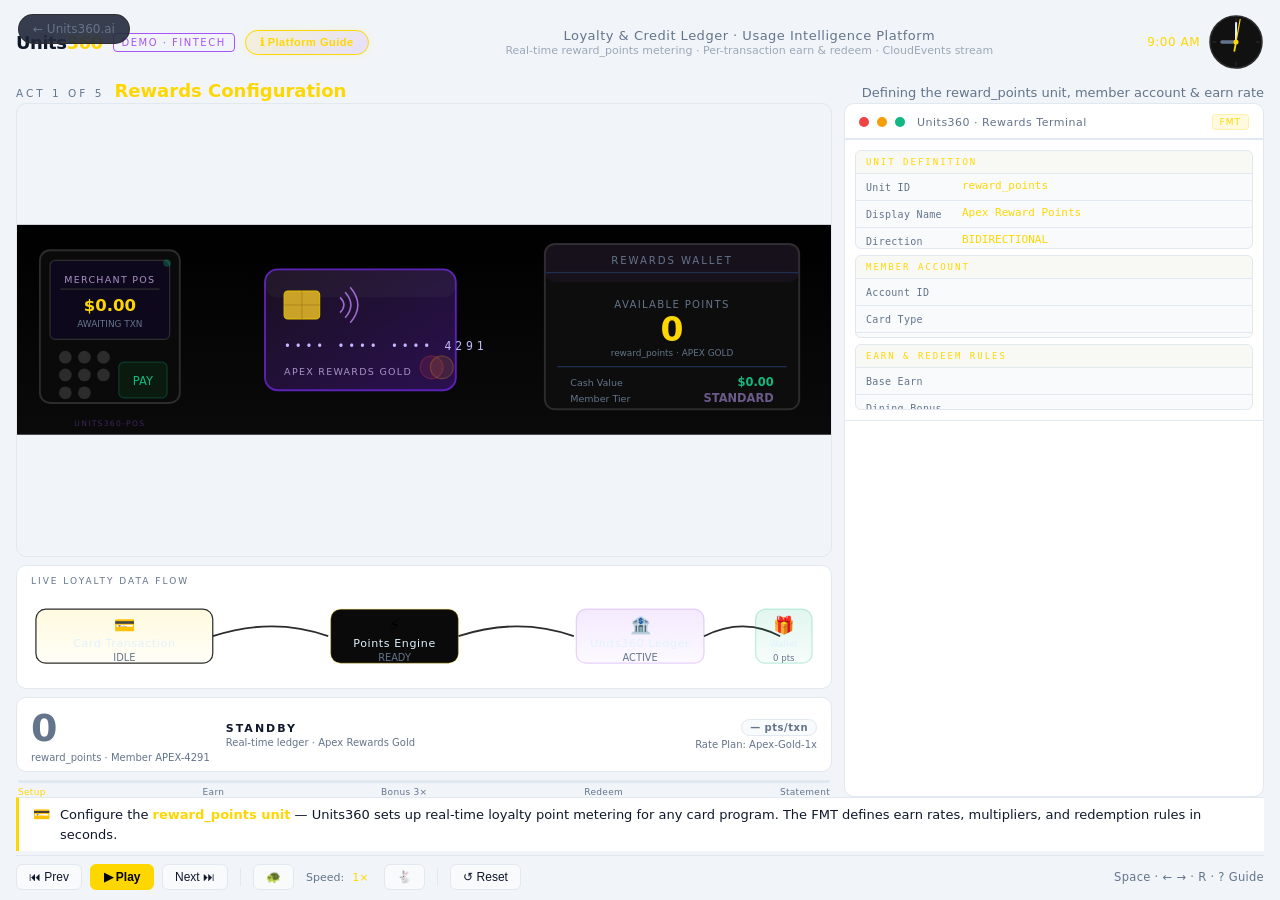
<file: units360-fintech-demo.html>
<!DOCTYPE html>
<html lang="en">
<head>
<meta charset="UTF-8"><meta name="viewport" content="width=device-width, initial-scale=1.0">
<title>Units360 · Fintech &amp; Banking Demo</title>
<link rel="stylesheet" href="demo-shared.css">
<style>
:root {
  --gold: #ffd700; --gold-glow: #ffd70033;
  --purple: #a855f7; --purple-glow: #a855f733;
  --pink: #f472b6; --pink-glow: #f472b633;
  --green-glow: #10b98133;
  --muted: #64748b;
}
*{box-sizing:border-box;margin:0;padding:0}
html,body{width:100%;height:100%;background:var(--bg);color:var(--text);font-family:'SF Pro Display',system-ui,sans-serif;overflow:hidden;font-size:15px}
#app{display:flex;flex-direction:column;height:100vh;max-width:1280px;margin:0 auto;padding:10px 16px 0}

#overlay{position:fixed;inset:0;z-index:200;display:flex;flex-direction:column;align-items:center;justify-content:center;
  background:rgba(15,23,42,0.88);opacity:0;pointer-events:none;transition:opacity .35s}
#overlay.show{opacity:1;pointer-events:auto;backdrop-filter:blur(8px)}
#overlay-eyebrow{font-size:11px;letter-spacing:4px;color:var(--muted);text-transform:uppercase;margin-bottom:8px}
#overlay-title{font-size:clamp(28px,5vw,54px);font-weight:800;letter-spacing:-1px;color:var(--text);text-align:center}
#overlay-time{font-size:clamp(16px,3vw,28px);color:var(--gold);margin-top:10px;font-weight:300;letter-spacing:2px}
#overlay-sub{font-size:14px;color:var(--muted);margin-top:14px;letter-spacing:1px}

#header{display:flex;align-items:center;gap:10px;padding:4px 0 8px;flex-shrink:0}
#logo{font-size:18px;font-weight:800;letter-spacing:-0.5px;color:var(--text)}
#logo span{color:var(--gold)}
#badge{font-size:10px;padding:3px 8px;border:1px solid var(--purple);border-radius:4px;color:var(--purple);letter-spacing:1.5px;text-transform:uppercase}
#header-center{flex:1;display:flex;flex-direction:column;align-items:center;gap:1px}
#demo-title{font-size:13px;color:var(--muted);letter-spacing:.5px}
#demo-sub{font-size:11px;color:var(--muted);opacity:.6}
#clock-wrap{display:flex;align-items:center;gap:8px;margin-left:auto}
#clock-time-label{font-size:12px;color:var(--gold);font-variant-numeric:tabular-nums;letter-spacing:.5px;min-width:70px;text-align:right}
#clock-svg{width:56px;height:56px;flex-shrink:0}

#main{display:flex;gap:12px;flex:1;min-height:0}
#left-panel{display:flex;flex-direction:column;gap:8px;flex:1.6;min-width:0}
#right-panel{display:flex;flex-direction:column;flex:1;min-width:280px;max-width:420px;background:var(--surface);border:1px solid var(--border);border-radius:10px;overflow:hidden}
#right-panel.inv-wide{max-width:none;flex:2.4;transition:flex .35s ease}

#scene-wrap{position:relative;border-radius:10px;overflow:hidden;border:1px solid var(--border);flex:1;min-height:100px}
#scene-svg{width:100%;height:100%;display:block}

#flow-wrap{background:var(--surface);border:1px solid var(--border);border-radius:10px;padding:10px 14px 8px;flex-shrink:0}
#flow-label{font-size:9px;letter-spacing:2px;color:var(--muted);text-transform:uppercase;margin-bottom:6px}
#flow-svg{width:100%;display:block}

#pts-row{display:flex;align-items:center;gap:16px;background:var(--surface);border:1px solid var(--border);border-radius:10px;padding:8px 14px;flex-shrink:0}
#pts-balance{font-size:clamp(22px,3.5vw,38px);font-weight:800;font-variant-numeric:tabular-nums;transition:color .6s;min-width:130px}
#pts-balance.earning{color:var(--gold)}
#pts-balance.bonus{color:var(--pink)}
#pts-balance.redeeming{color:var(--purple)}
#pts-balance.done{color:var(--green)}
#pts-balance.zero{color:var(--muted)}
#pts-meta{display:flex;flex-direction:column;gap:2px}
#pts-status{font-size:11px;font-weight:600;letter-spacing:2px;text-transform:uppercase;transition:color .6s}
#pts-status.earning{color:var(--gold)}
#pts-status.bonus{color:var(--pink)}
#pts-status.redeeming{color:var(--purple)}
#pts-status.done{color:var(--green)}
#pts-unit{font-size:10px;color:var(--muted)}
#pts-right{margin-left:auto;display:flex;flex-direction:column;align-items:flex-end;gap:3px}
#pts-rate-pill{font-size:10px;padding:2px 8px;border-radius:12px;font-weight:600;letter-spacing:.5px;transition:background .5s,color .5s}
#pts-rate-pill.earning{background:#ffd70020;color:var(--gold);border:1px solid #ffd70040}
#pts-rate-pill.bonus{background:#f472b620;color:var(--pink);border:1px solid #f472b640}
#pts-rate-pill.redeeming{background:#a855f720;color:var(--purple);border:1px solid #a855f740}
#pts-rate-pill.done{background:#10b98120;color:var(--green);border:1px solid #10b98140}
#pts-rate-pill.zero{background:var(--surface2);color:var(--muted);border:1px solid var(--border)}
#pts-today{font-size:10px;color:var(--muted)}

#prog-wrap{flex-shrink:0;padding:0 2px}
#prog-bar{height:3px;background:var(--border);border-radius:2px;overflow:hidden}
#prog-fill{height:100%;width:0%;background:linear-gradient(90deg,var(--gold),var(--purple),var(--pink));border-radius:2px;transition:width .1s linear}
#prog-acts{display:flex;justify-content:space-between;margin-top:4px}
.prog-act{font-size:9px;color:var(--muted);letter-spacing:.3px;cursor:pointer;transition:color .2s}
.prog-act:hover{color:var(--gold)}
.prog-act.active{color:var(--gold)}

#term-header{display:flex;align-items:center;gap:8px;padding:10px 14px 8px;border-bottom:1px solid var(--border);flex-shrink:0}
#term-dot-r{width:10px;height:10px;border-radius:50%;background:#ef4444}
#term-dot-y{width:10px;height:10px;border-radius:50%;background:#f59e0b}
#term-dot-g{width:10px;height:10px;border-radius:50%;background:#10b981}
#term-title{font-size:11px;color:var(--muted);margin-left:4px;letter-spacing:.5px}
#term-mode-badge{margin-left:auto;font-size:9px;padding:2px 7px;border-radius:4px;letter-spacing:1px;text-transform:uppercase;transition:all .4s}
#term-mode-badge.fmt{background:#ffd70020;color:var(--gold);border:1px solid #ffd70040}
#term-mode-badge.event{background:#a855f720;color:var(--purple);border:1px solid #a855f740}
#term-mode-badge.invoice{background:#10b98120;color:var(--green);border:1px solid #10b98140}

#term-tabs{display:flex;border-bottom:1px solid var(--border);flex-shrink:0}
.term-tab{font-size:10px;padding:6px 14px;color:var(--muted);letter-spacing:1px;text-transform:uppercase;cursor:pointer;border-bottom:2px solid transparent;transition:all .2s;display:none}
.term-tab.active{color:var(--gold);border-bottom-color:var(--gold)}

#term-body{flex:1;overflow:hidden;display:flex;flex-direction:column;font-family:'SF Mono','Fira Code',monospace;font-size:11.5px}

#fmt-view{padding:10px;overflow-y:auto;display:flex;flex-direction:column;gap:6px}
.fmt-section{background:var(--surface2);border:1px solid var(--border);border-radius:6px;overflow:hidden}
.fmt-section-hdr{font-size:9px;letter-spacing:2px;text-transform:uppercase;color:var(--gold);padding:6px 10px;background:#ffd70008;border-bottom:1px solid var(--border)}
.fmt-fields{display:flex;flex-direction:column}
.fmt-field{display:flex;align-items:center;gap:8px;padding:5px 10px;border-bottom:1px solid var(--border)}
.fmt-field:last-child{border-bottom:none}
.fmt-field-label{font-size:10px;color:var(--muted);min-width:88px;letter-spacing:.3px}
.fmt-field-value{font-size:11px;color:var(--text);font-family:'SF Mono','Fira Code',monospace;flex:1;min-height:16px}
.fmt-field-value .cursor{display:inline-block;width:7px;height:12px;background:var(--gold);margin-left:1px;animation:blink 1s step-end infinite;vertical-align:middle}
@keyframes blink{0%,100%{opacity:1}50%{opacity:0}}
.fmt-field-value.done{color:var(--gold)}

#event-view{position:absolute;inset:0;overflow:hidden;display:flex;flex-direction:column;display:none}
#event-stream{flex:1;overflow:hidden;padding:0;font-size:11.5px}
.event-block{padding:5px 10px;font-size:11.5px;line-height:1.6;border-bottom:1px solid var(--border);animation:slideIn .3s ease}
@keyframes slideIn{from{opacity:0;transform:translateY(-8px)}to{opacity:1;transform:translateY(0)}}
.ev-key{color:#c084fc}.ev-str{color:#86efac}.ev-num{color:#fbbf24}.ev-bool{color:#f472b6}.ev-null{color:var(--muted)}.ev-brace{color:var(--muted)}
.ev-changed{border-radius:2px;outline:1px solid #ffd70080;background:#ffd70012;padding:0 2px}
.ev-changed-mult{outline:1px solid #f472b680;background:#f472b612;padding:0 2px}
.ev-changed-val{outline:1px solid #10b98180;background:#10b98112;padding:0 2px}
.pulse-dot{width:6px;height:6px;border-radius:50%;background:var(--green);animation:pulse 1s ease infinite}
@keyframes pulse{0%,100%{opacity:1;transform:scale(1)}50%{opacity:.4;transform:scale(.8)}}

#invoice-view{position:absolute;inset:0;overflow:hidden;padding:10px 14px;display:flex;flex-direction:column;gap:0;display:none}
.inv-json-line{font-size:11px;line-height:1.6;white-space:pre}
.inv-json-line.reveal{animation:slideIn .25s ease}

#commentary{display:flex;align-items:flex-start;gap:10px;padding:7px 14px;background:var(--surface);border-top:1px solid var(--border);border-left:3px solid var(--gold);flex-shrink:0;min-height:38px;transition:border-color .4s}
#commentary.pink{border-left-color:var(--pink)}
#commentary.purple{border-left-color:var(--purple)}
#commentary.green{border-left-color:var(--green)}
#commentary-icon{font-size:14px;flex-shrink:0;margin-top:1px}
#commentary-text{font-size:13px;color:var(--text);line-height:1.5;flex:1}
#commentary-text strong{color:var(--gold)}
#commentary.pink #commentary-text strong{color:var(--pink)}
#commentary.purple #commentary-text strong{color:var(--purple)}
#commentary.green #commentary-text strong{color:var(--green)}

#act-header{display:flex;align-items:baseline;gap:10px;flex-shrink:0;padding:2px 0}
#act-eyebrow{font-size:10.5px;letter-spacing:3px;color:var(--muted);text-transform:uppercase}
#act-title{font-size:18px;font-weight:700;color:var(--text);transition:color .4s}
#act-title.gold{color:var(--gold)}
#act-title.pink{color:var(--pink)}
#act-title.purple{color:var(--purple)}
#act-title.green{color:var(--green)}
#act-desc{font-size:13px;color:var(--muted);margin-left:auto}

#controls{display:flex;align-items:center;gap:8px;padding:8px 0 10px;flex-shrink:0;border-top:1px solid var(--border);margin-top:4px}
.ctrl-btn{background:var(--surface2);border:1px solid var(--border);color:var(--text);border-radius:6px;padding:5px 12px;font-size:12px;cursor:pointer;transition:all .15s;white-space:nowrap}
.ctrl-btn:hover{border-color:var(--gold);color:var(--gold)}
.ctrl-btn:active{transform:scale(.97)}
#btn-play{background:var(--gold);border-color:var(--gold);color:#000;font-weight:600;min-width:64px}
#btn-play:hover{background:#e6c200;border-color:#e6c200}
#speed-label{font-size:11px;color:var(--muted);margin-left:4px}
#speed-val{font-size:11px;color:var(--gold);min-width:24px}
.ctrl-sep{width:1px;height:18px;background:var(--border);margin:0 4px}
#kbd-hint{font-size:11.5px;color:var(--muted);margin-left:auto;letter-spacing:.3px}

#btn-info{background:linear-gradient(135deg,#ffd70022,#a855f722);border:1px solid var(--gold);
  border-radius:20px;color:var(--gold);font-size:11px;font-weight:700;padding:5px 14px;
  cursor:pointer;letter-spacing:.5px;white-space:nowrap;transition:all .2s;
  box-shadow:0 0 10px #ffd70022}
#btn-info:hover{background:var(--gold);color:#000;box-shadow:0 0 18px #ffd70055}
#btn-info:active{transform:scale(.97)}

#info-backdrop{position:fixed;inset:0;z-index:205;background:rgba(15,23,42,0.65);backdrop-filter:blur(3px);
  opacity:0;pointer-events:none;transition:opacity .3s}
#info-backdrop.show{opacity:1;pointer-events:auto}
#info-drawer{position:fixed;top:0;right:0;bottom:0;width:420px;max-width:96vw;z-index:210;
  background:var(--surface);border-left:1px solid var(--border);
  transform:translateX(100%);transition:transform .38s cubic-bezier(.4,0,.2,1);
  display:flex;flex-direction:column;overflow:hidden}
#info-drawer.open{transform:translateX(0)}
#drawer-header{display:flex;align-items:center;gap:10px;padding:16px 18px 14px;border-bottom:1px solid var(--border);flex-shrink:0;background:linear-gradient(135deg,#111,#0a0a0a)}
#drawer-logo{font-size:16px;font-weight:800;color:var(--text)}
#drawer-logo span{color:var(--gold)}
#drawer-subtitle{font-size:10px;color:var(--muted);letter-spacing:1px;text-transform:uppercase;margin-top:1px}
#drawer-close{margin-left:auto;width:28px;height:28px;border-radius:6px;background:var(--surface2);border:none;color:var(--muted);font-size:16px;cursor:pointer;display:flex;align-items:center;justify-content:center;transition:all .2s}
#drawer-close:hover{background:var(--border);color:var(--text)}
#drawer-body{flex:1;overflow-y:auto;padding:18px;display:flex;flex-direction:column;scroll-behavior:smooth;gap:0}
#drawer-body::-webkit-scrollbar{width:4px}
#drawer-body::-webkit-scrollbar-thumb{background:var(--border);border-radius:2px}
#drawer-nav{display:flex;flex-wrap:wrap;gap:6px;padding:12px 18px;border-bottom:1px solid var(--border);flex-shrink:0}
.dnav-pill{font-size:9px;padding:3px 9px;border-radius:12px;background:var(--surface2);color:var(--muted);cursor:pointer;letter-spacing:.5px;text-transform:uppercase;transition:all .15s;border:1px solid transparent}
.dnav-pill:hover{background:var(--border);color:var(--text)}
.dnav-pill.active{background:#ffd70015;color:var(--gold);border-color:#ffd70040}

.dsec{padding:18px 0;border-bottom:1px solid var(--border)}
.dsec:last-child{border-bottom:none;padding-bottom:8px}
.dsec-eyebrow{font-size:8px;letter-spacing:3px;color:var(--gold);text-transform:uppercase;margin-bottom:6px;opacity:.7}
.dsec-title{font-size:15px;font-weight:700;color:var(--text);margin-bottom:10px;display:flex;align-items:center;gap:8px}
.dsec-icon{font-size:18px}
.dsec-body{font-size:12px;color:var(--muted);line-height:1.7;display:flex;flex-direction:column;gap:8px}
.dsec-body p{margin:0}
.dsec-body strong{color:var(--text);font-weight:600}
.dsec-body em{color:var(--gold);font-style:normal}
.dfield-table{background:var(--surface2);border:1px solid var(--border);border-radius:6px;overflow:hidden;margin-top:4px}
.dfield-row{display:flex;padding:6px 10px;border-bottom:1px solid var(--border);align-items:flex-start;gap:10px;font-size:11px}
.dfield-row:last-child{border-bottom:none}
.dfield-key{color:var(--gold);min-width:110px;font-family:'SF Mono','Fira Code',monospace;font-size:10px;flex-shrink:0;margin-top:1px}
.dfield-val{color:var(--muted);line-height:1.5}
.dfield-val strong{color:var(--text)}
.dflow{display:flex;align-items:center;gap:6px;flex-wrap:wrap;margin:8px 0;padding:10px;background:var(--surface2);border:1px solid var(--border);border-radius:6px;font-size:11px}
.dflow-node{padding:4px 10px;border-radius:4px;background:var(--surface2);color:var(--text);text-align:center;font-size:10px;line-height:1.4}
.dflow-node.highlight{background:#ffd70015;border:1px solid #ffd70040;color:var(--gold)}
.dflow-arrow{color:var(--muted);font-size:14px}
.dtags{display:flex;flex-wrap:wrap;gap:5px;margin-top:6px}
.dtag{font-size:9px;padding:2px 8px;border-radius:10px;letter-spacing:.5px}
.dtag.gold{background:#ffd70015;color:var(--gold);border:1px solid #ffd70030}
.dtag.purple{background:#a855f715;color:var(--purple);border:1px solid #a855f730}
.dtag.green{background:#10b98115;color:var(--green);border:1px solid #10b98130}
.dtag.pink{background:#f472b615;color:var(--pink);border:1px solid #f472b630}
.dtag.teal{background:#00d4ff15;color:var(--teal);border:1px solid #00d4ff30}
.dcode{background:#050505;border:1px solid var(--border);border-radius:6px;padding:10px 12px;font-family:'SF Mono','Fira Code',monospace;font-size:10px;line-height:1.6;color:#c084fc;overflow-x:auto;margin-top:6px}
.dcode .ck{color:#c084fc}.dcode .cv{color:#86efac}.dcode .cn{color:#fbbf24}.dcode .cc{color:var(--muted)}
.dcallout{background:linear-gradient(135deg,#ffd70008,#a855f708);border:1px solid #ffd70025;border-radius:6px;padding:10px 12px;font-size:11px;color:var(--muted);line-height:1.6;margin-top:6px}
.dcallout strong{color:var(--gold)}

/* Dashboard — bigger */
#ev-dashboard{padding:10px 12px 8px;background:var(--surface2);border-bottom:1px solid var(--border);flex-shrink:0}
.ev-dash-grid{display:grid;grid-template-columns:1fr 1fr;gap:7px;margin-bottom:8px}
.ev-metric{background:var(--surface);border:1px solid var(--border);border-radius:9px;padding:9px 12px;transition:border-color .4s}
.ev-metric-top{display:flex;align-items:center;gap:4px;margin-bottom:3px}
.ev-metric-icon{font-size:13px}
.ev-metric-label{font-size:9.5px;color:var(--muted);text-transform:uppercase;letter-spacing:.5px}
.ev-metric-val{font-size:24px;font-weight:800;font-variant-numeric:tabular-nums;transition:color .5s;line-height:1}
.ev-metric-unit{font-size:9px;color:var(--muted);margin-top:2px;font-size:9px}
.ev-metric.pts{border-color:#ffd70035}
.ev-metric.pts .ev-metric-val{color:var(--gold)}
.ev-metric.mult{border-color:#f472b635}
.ev-metric.mult .ev-metric-val{color:var(--pink)}
.ev-metric.tier{border-color:#a855f735}
.ev-metric.tier .ev-metric-val{color:var(--purple);font-size:17px}
.ev-metric.val{border-color:#10b98135}
.ev-metric.val .ev-metric-val{color:var(--green)}
.ev-metric.bonus-glow{border-color:#f472b690;animation:bonus-pulse .7s ease infinite alternate}
@keyframes bonus-pulse{from{border-color:#f472b640}to{border-color:#f472b6c0;box-shadow:0 0 12px #f472b630}}

#ev-tier-bar-wrap{display:flex;flex-direction:column;gap:3px}
#ev-tier-title{font-size:8px;color:var(--muted);text-transform:uppercase;letter-spacing:1px;display:flex;justify-content:space-between}
#ev-tier-track{height:9px;border-radius:5px;background:var(--border);position:relative;overflow:hidden}
#ev-tier-fill{position:absolute;top:0;left:0;height:100%;border-radius:5px;transition:width .4s,background .5s}
#ev-tier-labels{display:flex;justify-content:space-between;font-size:8px;color:var(--muted)}
#ev-tier-rate-label{font-size:9px;font-weight:600;letter-spacing:.5px;text-align:center;margin-top:2px;transition:color .4s}

#ev-json-hdr{display:flex;align-items:center;gap:6px;padding:5px 10px;border-bottom:1px solid var(--border);font-size:10px;color:var(--muted);text-transform:uppercase;letter-spacing:1px;flex-shrink:0}
#ev-footer{padding:4px 10px;border-top:1px solid var(--border);font-size:10px;color:var(--muted);display:flex;align-items:center;gap:6px;flex-shrink:0}
.ev-legend{display:inline-flex;align-items:center;gap:3px}
.ev-leg-box{width:8px;height:8px;border-radius:1px;display:inline-block}

/* ACT FLASH */
@keyframes actFlash{0%,15%{background:rgba(255,215,0,0.10);box-shadow:inset 0 0 0 1px rgba(255,215,0,0.2);border-radius:6px}100%{background:transparent;box-shadow:none}}
#act-header.flash{animation:actFlash 1.4s ease forwards}

/* MDT ALWAYS-VISIBLE */
#mdt-always{flex-shrink:0;border-bottom:1px solid var(--border);overflow:hidden}
#mdt-full{padding:10px;display:flex;flex-direction:column;gap:6px;overflow-y:auto;max-height:280px}
#mdt-compact{padding:6px 10px;display:none;flex-direction:column;gap:4px}
.mc-chip{font-size:10.5px;padding:5px 10px;border-radius:5px;font-family:'SF Mono','Fira Code',monospace;letter-spacing:.2px;display:flex;align-items:center;gap:6px}
.mc-chip.gold{background:#ffd70010;border:1px solid #ffd70035;color:var(--gold)}
.mc-chip.purple{background:#a855f710;border:1px solid #a855f735;color:var(--purple)}
.mc-chip-key{color:var(--muted);font-size:9.5px}

/* DYNAMIC AREA */
#dyn-area{flex:1;min-height:0;overflow:hidden;position:relative}
#event-view,#invoice-view{position:absolute;inset:0;overflow:hidden}

/* INVOICE DOCUMENT */
.inv-doc{background:#0a0a0a;border:1px solid #333;border-radius:8px;overflow:hidden;font-family:'SF Pro Display',system-ui,sans-serif;font-size:11.5px;height:100%;display:flex;flex-direction:column}
.inv-lh{display:flex;justify-content:space-between;align-items:flex-start;padding:14px 20px 12px;background:linear-gradient(135deg,#ffd70012,#a855f708);border-bottom:1px solid #2a2a2a}
.inv-logo-txt{font-size:17px;font-weight:800;color:var(--text);letter-spacing:-0.5px}
.inv-logo-txt span{color:var(--gold)}
.inv-tagline{font-size:8.5px;color:var(--muted);letter-spacing:.5px;margin-top:1px}
.inv-lh-right{text-align:right}
.inv-doc-label{font-size:8px;letter-spacing:3px;text-transform:uppercase;color:var(--muted)}
.inv-doc-num{font-size:11px;font-weight:700;color:var(--gold);font-family:'SF Mono','Fira Code',monospace;margin-top:2px}
.inv-meta{display:flex;border-bottom:1px solid #2a2a2a}
.inv-meta-cell{flex:1;padding:7px 16px;border-right:1px solid #2a2a2a;display:flex;flex-direction:column;gap:1px}
.inv-meta-cell:last-child{border-right:none}
.inv-meta-lbl{font-size:7.5px;text-transform:uppercase;letter-spacing:1px;color:var(--muted)}
.inv-meta-val{font-size:10.5px;font-weight:600;color:var(--text)}
.inv-meta-val.mono{font-family:'SF Mono','Fira Code',monospace;font-size:9.5px;color:var(--gold)}
.inv-meta-val.sent{color:var(--green)}
.inv-parties{display:grid;grid-template-columns:1fr 1fr;border-bottom:1px solid #2a2a2a}
.inv-party{padding:9px 16px;border-right:1px solid #2a2a2a}
.inv-party:last-child{border-right:none}
.inv-party-lbl{font-size:7.5px;text-transform:uppercase;letter-spacing:1.5px;color:var(--muted);margin-bottom:3px}
.inv-party-name{font-size:12px;font-weight:700;color:var(--text)}
.inv-party-sub{font-size:9.5px;color:var(--muted);margin-top:1px}
.inv-table{width:100%;border-collapse:collapse;font-size:10.5px}
.inv-table thead tr{background:#111;border-bottom:1px solid #333}
.inv-table th{padding:6px 16px;text-align:left;font-size:8px;text-transform:uppercase;letter-spacing:1px;color:var(--muted);font-weight:600}
.inv-table th:last-child,.inv-table td:last-child{text-align:right}
.inv-table td{padding:8px 16px;border-bottom:1px solid #181818}
.inv-earn-row td{color:var(--text)}
.inv-earn-row td:last-child{color:var(--gold);font-weight:700;font-size:13px}
.inv-earn-row td small{display:block;font-size:8.5px;color:var(--muted);margin-top:1px}
.inv-bonus-row td{color:var(--pink)}
.inv-bonus-row td:last-child{color:var(--pink);font-weight:700;font-size:13px}
.inv-redeem-row td{color:var(--purple);font-size:9.5px}
.inv-redeem-row td:last-child{color:var(--purple);font-weight:700;font-style:normal}
.inv-totals{padding:10px 18px;flex-shrink:0}
.inv-t-row{display:flex;justify-content:space-between;font-size:11px;padding:2px 0}
.inv-t-row span:first-child{color:var(--muted)}
.inv-t-gold{color:var(--gold);font-weight:600}
.inv-t-pink{color:var(--pink);font-weight:600}
.inv-t-purple{color:var(--purple);font-weight:600}
.inv-t-final{display:flex;justify-content:space-between;align-items:center;font-size:14px;font-weight:800;padding:7px 0 4px;margin-top:3px;border-top:1px solid #333}
.inv-t-final span:first-child{color:var(--text)}
.inv-t-green{color:var(--green)}
.inv-t-pct{font-size:9px;font-weight:500;color:var(--muted);margin-left:6px}
.inv-footer{padding:7px 18px;background:#080808;border-top:1px solid #222;font-size:8.5px;color:var(--muted);font-family:'SF Mono','Fira Code',monospace;margin-top:auto}
.inv-footer span{color:var(--gold)}
@keyframes invRowIn{from{opacity:0;transform:translateX(-6px)}to{opacity:1;transform:translateX(0)}}
.inv-reveal{animation:invRowIn .3s ease forwards}

/* LEFT PANEL INVOICE CARD */
#left-inv{background:var(--surface);border:1px solid var(--border);border-radius:10px;padding:12px 14px;flex-shrink:0;display:none;animation:invIn .5s ease}
#left-inv.show{display:block}
@keyframes invIn{from{opacity:0;transform:translateY(6px)}to{opacity:1;transform:translateY(0)}}
.li-hdr{display:flex;justify-content:space-between;align-items:center;margin-bottom:10px}
.li-title{font-size:10px;text-transform:uppercase;letter-spacing:2px;color:var(--gold);font-weight:700}
.li-badge{background:#ffd70020;color:var(--gold);padding:2px 9px;border-radius:10px;font-size:9px;font-weight:700;border:1px solid #ffd70040;letter-spacing:.5px}
.li-rows{display:flex;flex-direction:column;gap:3px;margin-bottom:8px}
.li-row{display:flex;justify-content:space-between;align-items:center;font-size:11.5px}
.li-row-k{color:var(--muted)}.li-row-v{font-weight:600}
.li-divider{height:1px;background:var(--border);margin:5px 0}
.li-totals{display:grid;grid-template-columns:1fr 1fr 1fr;gap:6px}
.li-tot{background:var(--surface2);border-radius:7px;padding:7px 8px;text-align:center}
.li-tot.gold-card{background:linear-gradient(135deg,#ffd7000a,#a855f70a);border:1px solid #ffd70030}
.li-tot-lbl{font-size:8.5px;text-transform:uppercase;letter-spacing:1px;color:var(--muted);margin-bottom:2px}
.li-tot-val{font-size:20px;font-weight:800;font-variant-numeric:tabular-nums;line-height:1}
.li-tot-val.gold{color:var(--gold)}.li-tot-val.purple{color:var(--purple)}.li-tot-val.green{color:var(--green)}

</style>
</head>
<body>

<a href="index.html" style="position:fixed;top:14px;left:18px;z-index:9999;display:inline-flex;align-items:center;gap:6px;padding:7px 14px;border-radius:100px;background:rgba(15,23,42,0.82);backdrop-filter:blur(16px);border:1px solid rgba(44,44,44,0.9);color:#64748b;font-family:system-ui,sans-serif;font-size:12px;font-weight:500;text-decoration:none;transition:color .2s,border-color .2s;" onmouseover="this.style.color='var(--text)';this.style.borderColor='#ffd700'" onmouseout="this.style.color='#64748b';this.style.borderColor='rgba(44,44,44,0.9)'">← Units360.ai</a>

<div id="app">

<div id="overlay">
  <div id="overlay-eyebrow">Units360 · Loyalty &amp; Credit Ledger</div>
  <div id="overlay-title"></div>
  <div id="overlay-time"></div>
  <div id="overlay-sub"></div>
</div>

<div id="header">
  <div id="logo">Units<span>360</span></div>
  <div id="badge">Demo · Fintech</div>
  <button id="btn-info">ℹ Platform Guide</button>
  <div id="header-center">
    <div id="demo-title">Loyalty &amp; Credit Ledger · Usage Intelligence Platform</div>
    <div id="demo-sub">Real-time reward_points metering · Per-transaction earn &amp; redeem · CloudEvents stream</div>
  </div>
  <div id="clock-wrap">
    <div id="clock-time-label">9:00 AM</div>
    <svg id="clock-svg" viewBox="0 0 56 56" xmlns="http://www.w3.org/2000/svg">
      <circle cx="28" cy="28" r="26" fill="#111111" stroke="#2c2c2c" stroke-width="1.5"/>
      <g stroke="#2c2c2c" stroke-width="1">
        <line x1="28" y1="4" x2="28" y2="8"/>
        <line x1="28" y1="48" x2="28" y2="52"/>
        <line x1="4" y1="28" x2="8" y2="28"/>
        <line x1="48" y1="28" x2="52" y2="28"/>
      </g>
      <line id="hand-hour" x1="28" y1="28" x2="28" y2="14" stroke="#64748b" stroke-width="3.5" stroke-linecap="round"/>
      <line id="hand-min"  x1="28" y1="28" x2="28" y2="7"  stroke="#e0f2fe" stroke-width="2"   stroke-linecap="round"/>
      <line id="hand-sec"  x1="28" y1="28" x2="28" y2="5"  stroke="#ffd700" stroke-width="1.2" stroke-linecap="round"/>
      <line id="hand-sec-tail" x1="28" y1="28" x2="28" y2="36" stroke="#ffd700" stroke-width="1.8" stroke-linecap="round"/>
      <circle cx="28" cy="28" r="2.5" fill="#ffd700"/>
    </svg>
  </div>
</div>

<div id="act-header">
  <div id="act-eyebrow">ACT 1 OF 5</div>
  <div id="act-title" class="gold">Rewards Configuration</div>
  <div id="act-desc">Defining the reward_points unit, member account &amp; earn rate</div>
</div>

<div id="main">
  <div id="left-panel">

    <!-- Scene -->
    <div id="scene-wrap">
      <svg id="scene-svg" viewBox="0 0 640 165" xmlns="http://www.w3.org/2000/svg" preserveAspectRatio="xMidYMid meet">
        <defs>
          <radialGradient id="card-glow" cx="50%" cy="50%" r="50%">
            <stop offset="0%" stop-color="#ffd700" stop-opacity="0.25"/>
            <stop offset="100%" stop-color="#ffd700" stop-opacity="0"/>
          </radialGradient>
          <radialGradient id="purple-glow" cx="50%" cy="50%" r="50%">
            <stop offset="0%" stop-color="#a855f7" stop-opacity="0.3"/>
            <stop offset="100%" stop-color="#a855f7" stop-opacity="0"/>
          </radialGradient>
          <linearGradient id="bg-grad" x1="0" y1="0" x2="0" y2="1">
            <stop offset="0%" stop-color="#000000"/>
            <stop offset="100%" stop-color="#0a0a0a"/>
          </linearGradient>
          <linearGradient id="card-body-grad" x1="0" y1="0" x2="1" y2="1">
            <stop offset="0%" stop-color="#1a1020"/>
            <stop offset="100%" stop-color="#2a1050"/>
          </linearGradient>
          <linearGradient id="wallet-grad" x1="0" y1="0" x2="1" y2="1">
            <stop offset="0%" stop-color="#080808"/>
            <stop offset="100%" stop-color="#101010"/>
          </linearGradient>
        </defs>

        <!-- Background -->
        <rect width="640" height="165" fill="url(#bg-grad)"/>

        <!-- Floating particles background -->
        <g id="bg-particles" opacity="0.4"></g>

        <!-- Left: POS/Merchant Terminal -->
        <g id="merchant-terminal" transform="translate(18, 20)">
          <!-- Terminal body -->
          <rect x="0" y="0" width="110" height="120" rx="8" fill="#0a0a0a" stroke="#2c2c2c" stroke-width="1.5"/>
          <!-- Screen -->
          <rect x="8" y="8" width="94" height="62" rx="4" fill="#080614" stroke="#2c2c2c" stroke-width="1"/>
          <!-- Screen glow -->
          <rect x="8" y="8" width="94" height="62" rx="4" fill="#a855f708"/>
          <!-- Screen content -->
          <text x="55" y="26" font-size="7.5" fill="#a892c8" text-anchor="middle" letter-spacing="1">MERCHANT POS</text>
          <rect x="16" y="30" width="78" height="1" fill="#2c2c2c"/>
          <text id="merch-amount" x="55" y="48" font-size="13" fill="#ffd700" text-anchor="middle" font-weight="700">$0.00</text>
          <text id="merch-label" x="55" y="60" font-size="7" fill="#64748b" text-anchor="middle">AWAITING TXN</text>
          <!-- Keypad dots -->
          <g fill="#2c2c2c">
            <circle cx="20" cy="84" r="5"/><circle cx="35" cy="84" r="5"/><circle cx="50" cy="84" r="5"/>
            <circle cx="20" cy="98" r="5"/><circle cx="35" cy="98" r="5"/><circle cx="50" cy="98" r="5"/>
            <circle cx="20" cy="112" r="5"/><circle cx="35" cy="112" r="5"/>
          </g>
          <!-- Green confirm button -->
          <rect x="62" y="88" width="38" height="28" rx="4" fill="#0a1a0f" stroke="#10b98140" stroke-width="1"/>
          <text x="81" y="106" font-size="9" fill="#10b981" text-anchor="middle">PAY</text>
          <!-- Active LED -->
          <circle id="merch-led" cx="100" cy="10" r="3" fill="#10b981" opacity="0.8"/>
          <!-- Terminal label -->
          <text x="55" y="138" font-size="6" fill="#3d2560" text-anchor="middle" letter-spacing="1">UNITS360-POS</text>
        </g>

        <!-- Center: The payment card (animated) -->
        <g id="card-group" transform="translate(190, 30)">
          <!-- Card glow -->
          <ellipse id="card-glow-el" cx="80" cy="53" rx="70" ry="45" fill="url(#card-glow)" opacity="0"/>
          <!-- Card body -->
          <rect x="5" y="5" width="150" height="95" rx="10" fill="url(#card-body-grad)" stroke="#5b21b6" stroke-width="1.5"/>
          <!-- Card shine -->
          <rect x="5" y="5" width="150" height="22" rx="10" fill="#ffffff08"/>
          <!-- Chip -->
          <rect x="20" y="22" width="28" height="22" rx="3" fill="#c9a227" stroke="#e6c200" stroke-width="0.8"/>
          <line x1="20" y1="33" x2="48" y2="33" stroke="#a07818" stroke-width="0.5"/>
          <line x1="34" y1="22" x2="34" y2="44" stroke="#a07818" stroke-width="0.5"/>
          <!-- Contactless symbol -->
          <g stroke="#c084fc" stroke-width="1.2" fill="none" opacity="0.8">
            <path d="M 64 27 Q 70 33 64 39"/>
            <path d="M 68 23 Q 77 33 68 43"/>
            <path d="M 72 19 Q 84 33 72 47"/>
          </g>
          <!-- Card number (masked) -->
          <text x="20" y="68" font-size="9" fill="#c4b5fd" letter-spacing="3" font-family="monospace">•••• •••• •••• 4291</text>
          <!-- Card name -->
          <text x="20" y="88" font-size="7.5" fill="#a892c8" letter-spacing="1">APEX REWARDS GOLD</text>
          <!-- Network logo -->
          <circle cx="136" cy="82" r="9" fill="#ef444420" stroke="#ef444440" stroke-width="1"/>
          <circle cx="144" cy="82" r="9" fill="#f59e0b20" stroke="#f59e0b40" stroke-width="1"/>
          <!-- Card status -->
          <text id="card-status" x="80" y="118" font-size="7.5" fill="#64748b" text-anchor="middle" letter-spacing="1.5"></text>
        </g>

        <!-- Right: Digital Wallet / Rewards Display -->
        <g id="wallet-display" transform="translate(415, 15)">
          <!-- Wallet frame -->
          <rect x="0" y="0" width="200" height="130" rx="8" fill="#0d0d0d" stroke="#2c2c2c" stroke-width="1.5"/>
          <!-- Purple glow top -->
          <rect x="0" y="0" width="200" height="30" rx="8" fill="#a855f710"/>
          <!-- Header -->
          <text x="100" y="16" font-size="8" fill="#64748b" text-anchor="middle" letter-spacing="1.5">REWARDS WALLET</text>
          <rect x="0" y="22" width="200" height="1" fill="#1e3050"/>
          <!-- Points balance big -->
          <text x="100" y="50" font-size="8" fill="#64748b" text-anchor="middle" letter-spacing="1">AVAILABLE POINTS</text>
          <text id="wallet-pts" x="100" y="76" font-size="26" fill="#ffd700" text-anchor="middle" font-weight="800">0</text>
          <text x="100" y="88" font-size="7" fill="#64748b" text-anchor="middle">reward_points · APEX GOLD</text>
          <rect x="10" y="96" width="180" height="1" fill="#1e3050"/>
          <!-- Value line -->
          <text x="20" y="112" font-size="7.5" fill="#64748b">Cash Value</text>
          <text id="wallet-val" x="180" y="112" font-size="9" fill="#10b981" text-anchor="end" font-weight="600">$0.00</text>
          <!-- Tier line -->
          <text x="20" y="124" font-size="7.5" fill="#64748b">Member Tier</text>
          <text id="wallet-tier" x="180" y="124" font-size="9" fill="#a855f7" text-anchor="end" font-weight="600">STANDARD</text>
          <!-- Pulse ring on earn -->
          <circle id="wallet-ring" cx="100" cy="70" r="40" fill="none" stroke="#ffd700" stroke-width="1.5" opacity="0"/>
        </g>

        <!-- POS tap rings (animate on each payment) -->
        <g id="pos-tap-rings"></g>
        <!-- POS screen flash overlay -->
        <rect id="pos-screen-flash" x="26" y="28" width="94" height="62" rx="4" fill="#ffd700" opacity="0" pointer-events="none"/>

        <!-- Animated transaction dots (card ↔ wallet) -->
        <g id="txn-particles"></g>

        <!-- Scene status text -->
        <text id="scene-status" x="320" y="14" font-size="10" fill="#ffd700" text-anchor="middle" opacity="0" letter-spacing="2" font-weight="600"></text>
      </svg>
    </div>

    <!-- Flow diagram -->
    <div id="flow-wrap">
      <div id="flow-label">Live Loyalty Data Flow</div>
      <svg id="flow-svg" viewBox="0 0 640 72" xmlns="http://www.w3.org/2000/svg">
        <defs>
          <linearGradient id="ng-gold" x1="0" y1="0" x2="0" y2="1">
            <stop offset="0%" stop-color="#ffd70020"/><stop offset="100%" stop-color="#ffd70008"/>
          </linearGradient>
          <linearGradient id="ng-purple" x1="0" y1="0" x2="0" y2="1">
            <stop offset="0%" stop-color="#a855f720"/><stop offset="100%" stop-color="#a855f708"/>
          </linearGradient>
          <linearGradient id="ng-green" x1="0" y1="0" x2="0" y2="1">
            <stop offset="0%" stop-color="#10b98120"/><stop offset="100%" stop-color="#10b98108"/>
          </linearGradient>
        </defs>
        <path id="path-0" d="M 148 36 Q 197 20 242 36" fill="none" stroke="#2c2c2c" stroke-width="1.5"/>
        <path id="path-1" d="M 348 36 Q 397 20 442 36" fill="none" stroke="#2c2c2c" stroke-width="1.5"/>
        <path id="path-2" d="M 548 36 Q 580 20 610 36" fill="none" stroke="#2c2c2c" stroke-width="1.5"/>
        <rect x="4"   y="14" width="144" height="44" rx="8" fill="url(#ng-gold)"   stroke="#2c2c2c" stroke-width="1"/>
        <text x="76"  y="32" font-size="14" text-anchor="middle">💳</text>
        <text x="76"  y="45" font-size="9" fill="#e0f2fe" text-anchor="middle" letter-spacing=".5">Card Transaction</text>
        <text id="node-val-1" x="76" y="56" font-size="8" fill="#64748b" text-anchor="middle">IDLE</text>
        <rect x="244" y="14" width="104" height="44" rx="8" fill="#0a0a0a" stroke="#ffd70040" stroke-width="1"/>
        <text x="296" y="32" font-size="14" text-anchor="middle">⚡</text>
        <text x="296" y="45" font-size="9" fill="#e0f2fe" text-anchor="middle" letter-spacing=".5">Points Engine</text>
        <text id="node-val-2" x="296" y="56" font-size="8" fill="#64748b" text-anchor="middle">READY</text>
        <rect x="444" y="14" width="104" height="44" rx="8" fill="url(#ng-purple)" stroke="#a855f740" stroke-width="1"/>
        <text x="496" y="32" font-size="14" text-anchor="middle">🏦</text>
        <text x="496" y="45" font-size="9" fill="#e0f2fe" text-anchor="middle" letter-spacing=".5">Units360 Ledger</text>
        <text id="node-val-3" x="496" y="56" font-size="8" fill="#64748b" text-anchor="middle">ACTIVE</text>
        <rect x="590" y="14" width="46" height="44" rx="8" fill="url(#ng-green)"   stroke="#10b98140" stroke-width="1"/>
        <text x="613" y="32" font-size="14" text-anchor="middle">🎁</text>
        <text x="613" y="45" font-size="7" fill="#e0f2fe" text-anchor="middle" letter-spacing=".2">Wallet</text>
        <text id="node-val-4" x="613" y="56" font-size="7" fill="#64748b" text-anchor="middle">0 pts</text>
        <g id="flow-particles"></g>
      </svg>
    </div>

    <!-- Points counter row -->
    <div id="pts-row">
      <div>
        <div id="pts-balance" class="zero">0</div>
        <div style="font-size:10px;color:var(--muted);margin-top:2px">reward_points · Member APEX-4291</div>
      </div>
      <div id="pts-meta">
        <div id="pts-status" class="zero">STANDBY</div>
        <div id="pts-unit">Real-time ledger · Apex Rewards Gold</div>
      </div>
      <div id="pts-right">
        <div id="pts-rate-pill" class="zero">— pts/txn</div>
        <div id="pts-today">Rate Plan: Apex-Gold-1x</div>
      </div>
    </div>

  <!-- Invoice summary card (Act 5) -->
  <div id="left-inv">
    <div class="li-hdr">
      <div class="li-title">⭐ Statement · STMT-2024-06-APEX4291</div>
      <span class="li-badge">✓ SETTLED</span>
    </div>
    <div class="li-rows">
      <div class="li-row"><span class="li-row-k">Member</span><span class="li-row-v">Cardholder APEX-4291</span></div>
      <div class="li-row"><span class="li-row-k">Period</span><span class="li-row-v">June 2024</span></div>
      <div class="li-row"><span class="li-row-k">Tier</span><span class="li-row-v" style="color:var(--gold)">GOLD</span></div>
      <div class="li-divider"></div>
      <div class="li-row"><span class="li-row-k">Total Earned</span><span class="li-row-v" style="color:var(--gold)">+9,820 pts</span></div>
      <div class="li-row"><span class="li-row-k">Redeemed</span><span class="li-row-v" style="color:var(--purple)">−5,000 pts</span></div>
    </div>
    <div class="li-totals">
      <div class="li-tot"><div class="li-tot-lbl">Earned</div><div class="li-tot-val gold">9,820</div></div>
      <div class="li-tot"><div class="li-tot-lbl">Redeemed</div><div class="li-tot-val purple">5,000</div></div>
      <div class="li-tot gold-card"><div class="li-tot-lbl">Balance</div><div class="li-tot-val green">4,820</div></div>
    </div>
  </div>

    <!-- Progress -->
    <div id="prog-wrap">
      <div id="prog-bar"><div id="prog-fill"></div></div>
      <div id="prog-acts">
        <span class="prog-act active" data-act="0">Setup</span>
        <span class="prog-act" data-act="1">Earn</span>
        <span class="prog-act" data-act="2">Bonus 3×</span>
        <span class="prog-act" data-act="3">Redeem</span>
        <span class="prog-act" data-act="4">Statement</span>
      </div>
    </div>

  </div><!-- /left-panel -->

  <!-- Right panel -->
  <div id="right-panel">
    <div id="term-header">
      <div id="term-dot-r"></div><div id="term-dot-y"></div><div id="term-dot-g"></div>
      <div id="term-title">Units360 · Rewards Terminal</div>
      <div id="term-mode-badge" class="fmt">FMT</div>
    </div>
    <div id="term-tabs">
      <div class="term-tab active" id="tab-unit">UNIT</div>
      <div class="term-tab" id="tab-account">ACCOUNT</div>
      <div class="term-tab" id="tab-txn">TRANSACTION</div>
    </div>
    <div id="term-body">

      <!-- ── ALWAYS-VISIBLE FMT UNIT ── -->
      <div id="mdt-always">

        <!-- Full typewriter form (Act 1 only) -->
        <div id="mdt-full">
          <div class="fmt-section">
            <div class="fmt-section-hdr">Unit Definition</div>
            <div class="fmt-fields">
              <div class="fmt-field"><span class="fmt-field-label">Unit ID</span><span class="fmt-field-value" id="ff-unit-id"></span></div>
              <div class="fmt-field"><span class="fmt-field-label">Display Name</span><span class="fmt-field-value" id="ff-display"></span></div>
              <div class="fmt-field"><span class="fmt-field-label">Direction</span><span class="fmt-field-value" id="ff-direction"></span></div>
              <div class="fmt-field"><span class="fmt-field-label">Reset Period</span><span class="fmt-field-value" id="ff-reset"></span></div>
              <div class="fmt-field"><span class="fmt-field-label">Precision</span><span class="fmt-field-value" id="ff-precision"></span></div>
            </div>
          </div>
          <div class="fmt-section">
            <div class="fmt-section-hdr">Member Account</div>
            <div class="fmt-fields">
              <div class="fmt-field"><span class="fmt-field-label">Account ID</span><span class="fmt-field-value" id="ff-acct-id"></span></div>
              <div class="fmt-field"><span class="fmt-field-label">Card Type</span><span class="fmt-field-value" id="ff-card"></span></div>
              <div class="fmt-field"><span class="fmt-field-label">Rate Plan</span><span class="fmt-field-value" id="ff-rate"></span></div>
              <div class="fmt-field"><span class="fmt-field-label">Tier</span><span class="fmt-field-value" id="ff-tier"></span></div>
            </div>
          </div>
          <div class="fmt-section">
            <div class="fmt-section-hdr">Earn &amp; Redeem Rules</div>
            <div class="fmt-fields">
              <div class="fmt-field"><span class="fmt-field-label">Base Earn</span><span class="fmt-field-value" id="ff-base"></span></div>
              <div class="fmt-field"><span class="fmt-field-label">Dining Bonus</span><span class="fmt-field-value" id="ff-dining"></span></div>
              <div class="fmt-field"><span class="fmt-field-label">Redeem Rate</span><span class="fmt-field-value" id="ff-redeem"></span></div>
            </div>
          </div>
        </div>

        <!-- Compact chips (Acts 2–5) -->
        <div id="mdt-compact">
          <div class="mc-chip gold"><span>⭐</span><span>reward_points</span><span class="mc-chip-key">BIDIRECTIONAL</span><span>·</span><span>1 pt / $1</span><span class="mc-chip-key">APEX-4291</span></div>
          <div class="mc-chip purple"><span>🏷️</span><span>Apex-Gold-1x</span><span class="mc-chip-key">RATE PLAN</span><span>·</span><span>3× dining</span><span class="mc-chip-key">2× travel</span></div>
        </div>

      </div>

      <!-- ── DYNAMIC AREA: events / invoice ── -->
      <div id="dyn-area">

        <!-- Event View (Acts 2–4) -->
        <div id="event-view" style="display:none;flex-direction:column">
          <div id="ev-dashboard">
            <div class="ev-dash-grid">
              <div class="ev-metric pts">
                <div class="ev-metric-top"><span class="ev-metric-icon">⭐</span><span class="ev-metric-label">Points Balance</span></div>
                <div class="ev-metric-val" id="ev-pts-val">0</div>
                <div class="ev-metric-unit">reward_points earned</div>
              </div>
              <div class="ev-metric mult" id="ev-mult-card">
                <div class="ev-metric-top"><span class="ev-metric-icon">✨</span><span class="ev-metric-label">Multiplier</span></div>
                <div class="ev-metric-val" id="ev-mult-val">1×</div>
                <div class="ev-metric-unit">current earn rate</div>
              </div>
              <div class="ev-metric tier">
                <div class="ev-metric-top"><span class="ev-metric-icon">👑</span><span class="ev-metric-label">Member Tier</span></div>
                <div class="ev-metric-val" id="ev-tier-val">STANDARD</div>
                <div class="ev-metric-unit" id="ev-tier-unit">pts to next tier</div>
              </div>
              <div class="ev-metric val">
                <div class="ev-metric-top"><span class="ev-metric-icon">💵</span><span class="ev-metric-label">Cash Value</span></div>
                <div class="ev-metric-val" id="ev-val-val">$0.00</div>
                <div class="ev-metric-unit">@ $0.01 per point</div>
              </div>
            </div>
            <div id="ev-tier-bar-wrap">
              <div id="ev-tier-title">
                <span>Progress to GOLD Elite</span>
                <span id="event-segment" style="color:var(--gold)">EARN ↑</span>
              </div>
              <div id="ev-tier-track">
                <div id="ev-tier-fill" style="width:0%;background:linear-gradient(90deg,#ffd700,#a855f7)"></div>
              </div>
              <div id="ev-tier-labels"><span>0</span><span>2,500</span><span>5,000</span><span>7,500</span><span>10K Elite</span></div>
              <div id="ev-tier-rate-label" style="color:var(--gold)">⭐ Earning · Standard-1× · 1 pt per $1 spent</div>
            </div>
          </div>
          <div id="ev-json-hdr">
            <div class="pulse-dot" id="event-pulse"></div>
            <span>Live Transaction CloudEvent</span>
            <span id="event-count" style="color:var(--gold);font-weight:700">0</span>
            <span style="font-size:8px;margin-left:auto;opacity:.6">→ Units360 Live</span>
          </div>
          <div id="event-stream"></div>
          <div id="ev-footer">
            <span class="ev-legend"><span class="ev-leg-box" style="background:#ffd70012;outline:1px solid #ffd70080"></span> pts Δ</span>
            <span class="ev-legend"><span class="ev-leg-box" style="background:#f472b612;outline:1px solid #f472b680"></span> mult Δ</span>
            <span class="ev-legend"><span class="ev-leg-box" style="background:#10b98112;outline:1px solid #10b98180"></span> val Δ</span>
          </div>
        </div>

        <!-- Invoice / Statement View (Act 5) -->
        <div id="invoice-view" style="display:none;padding:14px 18px;overflow-y:auto">
          <div class="inv-doc" id="inv-doc">
            <!-- Letterhead -->
            <div class="inv-lh inv-reveal" style="opacity:0">
              <div>
                <div class="inv-logo-txt">Apex<span>Rewards</span></div>
                <div class="inv-tagline">Loyalty Points Program · Monthly Statement</div>
              </div>
              <div class="inv-lh-right">
                <div class="inv-doc-label">Statement</div>
                <div class="inv-doc-num">#STMT-2024-06-APEX4291</div>
              </div>
            </div>
            <!-- Meta -->
            <div class="inv-meta inv-reveal" style="opacity:0">
              <div class="inv-meta-cell">
                <div class="inv-meta-lbl">Period</div>
                <div class="inv-meta-val">June 2024</div>
              </div>
              <div class="inv-meta-cell">
                <div class="inv-meta-lbl">Member ID</div>
                <div class="inv-meta-val mono">APEX-4291</div>
              </div>
              <div class="inv-meta-cell">
                <div class="inv-meta-lbl">Status</div>
                <div class="inv-meta-val sent">✓ SETTLED</div>
              </div>
            </div>
            <!-- Parties -->
            <div class="inv-parties inv-reveal" style="opacity:0">
              <div class="inv-party">
                <div class="inv-party-lbl">Issuer</div>
                <div class="inv-party-name">Apex Financial</div>
                <div class="inv-party-sub">Loyalty Rewards Program</div>
              </div>
              <div class="inv-party">
                <div class="inv-party-lbl">Member</div>
                <div class="inv-party-name">Cardholder APEX-4291</div>
                <div class="inv-party-sub">Apex Rewards Gold · GOLD tier</div>
              </div>
            </div>
            <!-- Line items -->
            <table class="inv-table">
              <thead class="inv-reveal" style="opacity:0">
                <tr><th>Description</th><th>Qty</th><th>Rate</th><th>Points</th></tr>
              </thead>
              <tbody>
                <tr class="inv-earn-row inv-reveal" style="opacity:0">
                  <td>Base Spending (1× earn)<br><small>Grocery, Retail, Fuel · June 2024</small></td>
                  <td>$4,250</td><td>1 pt/$1</td><td>+4,250</td>
                </tr>
                <tr class="inv-earn-row inv-reveal" style="opacity:0">
                  <td>Travel Purchases (2× earn)<br><small>Delta Air, Marriott · June 2024</small></td>
                  <td>$975</td><td>2 pts/$1</td><td>+1,950</td>
                </tr>
                <tr class="inv-bonus-row inv-reveal" style="opacity:0">
                  <td>Dining Bonus Promo (3× earn)<br><small>Nobu NYC, Chipotle · June 2024</small></td>
                  <td>$520</td><td>3 pts/$1</td><td>+3,120</td>
                </tr>
                <tr class="inv-bonus-row inv-reveal" style="opacity:0">
                  <td colspan="3">✨ Promotional Bonus — June Dining Campaign</td>
                  <td>+500</td>
                </tr>
                <tr class="inv-redeem-row inv-reveal" style="opacity:0">
                  <td colspan="3">✈ Redemption — Flight Credit (Jun 15)</td>
                  <td>−5,000</td>
                </tr>
              </tbody>
            </table>
            <!-- Totals -->
            <div class="inv-totals inv-reveal" style="opacity:0">
              <div class="inv-t-row"><span>Total Earned</span><span class="inv-t-gold">+9,820 pts</span></div>
              <div class="inv-t-row"><span>Promo Bonus</span><span class="inv-t-pink">+500 pts</span></div>
              <div class="inv-t-row"><span>Redeemed</span><span class="inv-t-purple">−5,000 pts</span></div>
              <div class="inv-t-final"><span>Closing Balance</span><div><span class="inv-t-green">4,820 pts</span><span class="inv-t-pct">= $48.20 value</span></div></div>
            </div>
            <!-- Footer -->
            <div class="inv-footer inv-reveal" style="opacity:0">
              Powered by <span>Units360.ai</span> · Loyalty Metering Engine · member: APEX-4291
            </div>
          </div>
        </div>

      </div><!-- /dyn-area -->

    </div>
  </div>

</div><!-- /main -->

<div id="commentary">
  <span id="commentary-icon">💳</span>
  <span id="commentary-text">Configure the <strong>reward_points unit</strong> — Units360 sets up real-time loyalty point metering for any card program. The FMT defines earn rates, multipliers, and redemption rules in seconds.</span>
</div>

<div id="controls">
  <button class="ctrl-btn" id="btn-prev">⏮ Prev</button>
  <button class="ctrl-btn" id="btn-play">▶ Play</button>
  <button class="ctrl-btn" id="btn-next">Next ⏭</button>
  <div class="ctrl-sep"></div>
  <span class="ctrl-btn" id="btn-slower" style="cursor:pointer">🐢</span>
  <span id="speed-label">Speed:</span><span id="speed-val">1×</span>
  <span class="ctrl-btn" id="btn-faster" style="cursor:pointer">🐇</span>
  <div class="ctrl-sep"></div>
  <button class="ctrl-btn" id="btn-reset">↺ Reset</button>
  <div id="kbd-hint">Space · ← → · R · ? Guide</div>
</div>

</div><!-- /app -->

<div id="info-backdrop"></div>

<div id="info-drawer">
  <div id="drawer-header">
    <div>
      <div id="drawer-logo">Units<span>360</span>.ai</div>
      <div id="drawer-subtitle">Platform Guide · Fintech Edition</div>
    </div>
    <button id="drawer-close">✕</button>
  </div>
  <div id="drawer-nav">
    <span class="dnav-pill active" data-target="sec-what">What is Units360?</span>
    <span class="dnav-pill" data-target="sec-org">Card Issuer</span>
    <span class="dnav-pill" data-target="sec-unit">Unit</span>
    <span class="dnav-pill" data-target="sec-account">Account</span>
    <span class="dnav-pill" data-target="sec-txn">Transaction</span>
    <span class="dnav-pill" data-target="sec-fmt">FMT</span>
    <span class="dnav-pill" data-target="sec-rte">Live Processing</span>
    <span class="dnav-pill" data-target="sec-cloud">CloudEvents</span>
  </div>
  <div id="drawer-body">

    <div class="dsec" id="sec-what">
      <div class="dsec-eyebrow">Platform Overview</div>
      <div class="dsec-title"><span class="dsec-icon">🚀</span> What is Units360?</div>
      <div class="dsec-body">
        <p>Units360.ai is a <strong>low-code usage metering platform</strong> — the operating system for any business that sells or rewards by the unit. Instead of building custom ledger infrastructure, you define your unit model once, and Units360 auto-provisions everything else.</p>
        <p>In this demo, the unit is <em>reward_points</em>. But it works equally for km, kWh, tokens, API calls, consultation hours — any measurable quantity.</p>
        <div class="dflow">
          <div class="dflow-node highlight">1. Define<br><small>FMT</small></div>
          <span class="dflow-arrow">→</span>
          <div class="dflow-node">2. Deploy<br><small>Live</small></div>
          <span class="dflow-arrow">→</span>
          <div class="dflow-node">3. Stream<br><small>Txn Events</small></div>
          <span class="dflow-arrow">→</span>
          <div class="dflow-node">4. Statement<br><small>Auto</small></div>
        </div>
        <div class="dtags">
          <span class="dtag gold">No DevOps required</span>
          <span class="dtag purple">Auto-generated API</span>
          <span class="dtag green">Real-time ledger</span>
          <span class="dtag pink">Bidirectional (earn + redeem)</span>
        </div>
      </div>
    </div>

    <div class="dsec" id="sec-org">
      <div class="dsec-eyebrow">Who Uses Units360 Here</div>
      <div class="dsec-title"><span class="dsec-icon">🏦</span> The Card Issuer</div>
      <div class="dsec-body">
        <p>In this fintech demo, the <strong>Organization</strong> is the <em>Card Issuer</em> — the bank or fintech that runs the loyalty rewards program for its cardholders.</p>
        <div class="dfield-table">
          <div class="dfield-row"><span class="dfield-key">Organization</span><span class="dfield-val"><strong>Apex Financial</strong> (example)</span></div>
          <div class="dfield-row"><span class="dfield-key">Their product</span><span class="dfield-val">Loyalty points earned on every card purchase</span></div>
          <div class="dfield-row"><span class="dfield-key">Unit they use</span><span class="dfield-val"><strong>reward_points</strong> — bidirectional (earn &amp; redeem)</span></div>
          <div class="dfield-row"><span class="dfield-key">Rate plan</span><span class="dfield-val">Apex-Gold-1x · dining 3×, travel 2×, base 1×</span></div>
          <div class="dfield-row"><span class="dfield-key">Their customer</span><span class="dfield-val">Cardholder <strong>APEX-4291</strong> — Gold member</span></div>
        </div>
        <div class="dcallout"><strong>Real-time points ledger</strong> means cardholders see their balance update the moment a transaction clears — no batch jobs, no overnight reconciliation. Units360 handles multipliers, tier upgrades, and redemption rules automatically.</div>
      </div>
    </div>

    <div class="dsec" id="sec-unit">
      <div class="dsec-eyebrow">Core Concept · 1 of 3</div>
      <div class="dsec-title"><span class="dsec-icon">⭐</span> What is a Unit?</div>
      <div class="dsec-body">
        <p>A <strong>Unit</strong> is the fundamental thing being measured — in this case, <em>reward_points</em>. It defines what you're counting, which direction it flows, and when it resets.</p>
        <div class="dfield-table">
          <div class="dfield-row"><span class="dfield-key">unit_id</span><span class="dfield-val"><strong>reward_points</strong></span></div>
          <div class="dfield-row"><span class="dfield-key">display_name</span><span class="dfield-val">Apex Reward Points</span></div>
          <div class="dfield-row"><span class="dfield-key">direction</span><span class="dfield-val"><strong>BIDIRECTIONAL</strong> — can earn (positive) and redeem (negative)</span></div>
          <div class="dfield-row"><span class="dfield-key">reset_period</span><span class="dfield-val">NEVER — points accumulate until redeemed or expired</span></div>
          <div class="dfield-row"><span class="dfield-key">precision</span><span class="dfield-val">Integer (whole points per transaction)</span></div>
        </div>
        <div class="dtags">
          <span class="dtag gold">reward_points · credits</span>
          <span class="dtag purple">virtual_currency · tokens</span>
          <span class="dtag green">kWh · km · API calls</span>
        </div>
      </div>
    </div>

    <div class="dsec" id="sec-account">
      <div class="dsec-eyebrow">Core Concept · 2 of 3</div>
      <div class="dsec-title"><span class="dsec-icon">💳</span> What is an Account?</div>
      <div class="dsec-body">
        <p>An <strong>Account</strong> is the entity whose usage is tracked — here, a specific cardholder. Each account maintains a live points balance and its own rate plan.</p>
        <div class="dfield-table">
          <div class="dfield-row"><span class="dfield-key">account_id</span><span class="dfield-val"><strong>APEX-4291</strong> — cardholder identifier</span></div>
          <div class="dfield-row"><span class="dfield-key">card_type</span><span class="dfield-val">Apex Rewards Gold · premium tier</span></div>
          <div class="dfield-row"><span class="dfield-key">rate_plan</span><span class="dfield-val"><strong>Apex-Gold-1x</strong> — tiered by merchant category</span></div>
          <div class="dfield-row"><span class="dfield-key">current_balance</span><span class="dfield-val">Live points total — updated per transaction</span></div>
          <div class="dfield-row"><span class="dfield-key">tier_status</span><span class="dfield-val">GOLD → GOLD ELITE at 10,000 pts</span></div>
        </div>
        <p>Multiple cardholders can use the same reward_points unit but have different multipliers based on card tier, spending category, or promotional campaigns.</p>
      </div>
    </div>

    <div class="dsec" id="sec-txn">
      <div class="dsec-eyebrow">Core Concept · 3 of 3</div>
      <div class="dsec-title"><span class="dsec-icon">📋</span> What is a Transaction?</div>
      <div class="dsec-body">
        <p>A <strong>Transaction</strong> is a single card purchase or redemption event — it carries the spend amount, merchant category, and multiplier. Points are calculated and posted instantly.</p>
        <div class="dfield-table">
          <div class="dfield-row"><span class="dfield-key">quantity</span><span class="dfield-val"><strong>+350 pts</strong> — from a $35 dining purchase at 3×</span></div>
          <div class="dfield-row"><span class="dfield-key">category</span><span class="dfield-val">DINING — triggers 3× bonus multiplier</span></div>
          <div class="dfield-row"><span class="dfield-key">multiplier</span><span class="dfield-val">3× applied automatically from FMT rate rules</span></div>
          <div class="dfield-row"><span class="dfield-key">balance_after</span><span class="dfield-val">Cumulative points total updated after each txn</span></div>
          <div class="dfield-row"><span class="dfield-key">direction</span><span class="dfield-val">EARN (positive) or REDEEM (negative)</span></div>
        </div>
        <div class="dcallout"><strong>At redemption</strong>, a negative-quantity transaction debits points from the ledger. Units360 enforces balance guards — a redemption that would take balance below zero is rejected automatically.</div>
      </div>
    </div>

    <div class="dsec" id="sec-fmt">
      <div class="dsec-eyebrow">Configuration Layer</div>
      <div class="dsec-title"><span class="dsec-icon">📐</span> FMT — Fintech Metadata Template</div>
      <div class="dsec-body">
        <p>The <strong>FMT</strong> is Units360's low-code config for loyalty programs. Define the entire points model once — earn rates, multipliers, tier thresholds, redemption rules. No code, no schemas.</p>
        <div class="dfield-table">
          <div class="dfield-row"><span class="dfield-key">Unit tab</span><span class="dfield-val">Define reward_points, direction (bidirectional), precision, expiry</span></div>
          <div class="dfield-row"><span class="dfield-key">Account tab</span><span class="dfield-val">Card tier, base rate plan, tier thresholds, redemption floor</span></div>
          <div class="dfield-row"><span class="dfield-key">Transaction tab</span><span class="dfield-val">MCC-based multipliers, promo rules, balance guards</span></div>
        </div>
        <div class="dcallout"><strong>FMT outputs:</strong> Once saved, Units360 auto-generates a REST endpoint for transaction ingestion, a live points dashboard, tier-progress API, and a statement template. The card network sends authorization events — Units360 handles everything else.</div>
      </div>
    </div>

    <div class="dsec" id="sec-rte">
      <div class="dsec-eyebrow">Runtime Engine</div>
      <div class="dsec-title"><span class="dsec-icon">⚙️</span> Live Processing Engine</div>
      <div class="dsec-body">
        <p>The <strong>Live Processing</strong> layer It ingests transaction events, resolves multipliers, updates the points ledger atomically, and triggers tier-change notifications in real time.</p>
        <div class="dfield-table">
          <div class="dfield-row"><span class="dfield-key">Txn ingestion</span><span class="dfield-val">Accepts CloudEvents from card network via REST POST</span></div>
          <div class="dfield-row"><span class="dfield-key">Multiplier resolver</span><span class="dfield-val">Reads MCC code → applies matching rate rule from FMT</span></div>
          <div class="dfield-row"><span class="dfield-key">Points ledger</span><span class="dfield-val">Atomic balance update per transaction — millisecond-accurate</span></div>
          <div class="dfield-row"><span class="dfield-key">Tier monitor</span><span class="dfield-val">Watches balance thresholds, fires tier-upgrade webhooks</span></div>
          <div class="dfield-row"><span class="dfield-key">Redeem guard</span><span class="dfield-val">Rejects over-redemption; enforces minimum balance rules</span></div>
        </div>
        <div class="dflow">
          <div class="dflow-node">Card Network</div>
          <span class="dflow-arrow">→</span>
          <div class="dflow-node highlight">Live Processing</div>
          <span class="dflow-arrow">→</span>
          <div class="dflow-node">Ledger</div>
          <span class="dflow-arrow">→</span>
          <div class="dflow-node">Statement</div>
        </div>
      </div>
    </div>

    <div class="dsec" id="sec-cloud">
      <div class="dsec-eyebrow">Event Protocol</div>
      <div class="dsec-title"><span class="dsec-icon">📡</span> CloudEvents — The Transaction Payload</div>
      <div class="dsec-body">
        <p>Units360 uses the <strong>CloudEvents 1.0 spec</strong>. Every card transaction is formatted as a CloudEvent JSON payload and POSTed to the Units360 Live Processing endpoint.</p>
        <div class="dcode"><span class="cc">// Card Network → Units360 Live Processing (one transaction)</span>
POST /api/v1/events/APEX-4291
Content-Type: application/cloudevents+json

{
  <span class="ck">"specversion"</span>: <span class="cv">"1.0"</span>,
  <span class="ck">"type"</span>:        <span class="cv">"com.units360.loyalty.earn"</span>,
  <span class="ck">"source"</span>:      <span class="cv">"card/APEX-4291"</span>,
  <span class="ck">"time"</span>:        <span class="cv">"2024-06-21T10:42:18Z"</span>,
  <span class="ck">"data"</span>: {
    <span class="ck">"unit"</span>:       <span class="cv">"reward_points"</span>,
    <span class="ck">"qty"</span>:        <span class="cn">350</span>,
    <span class="ck">"direction"</span>:  <span class="cv">"EARN"</span>,
    <span class="ck">"amount_usd"</span>: <span class="cn">35.00</span>,
    <span class="ck">"mcc"</span>:        <span class="cn">5812</span>,
    <span class="ck">"category"</span>:   <span class="cv">"DINING"</span>,
    <span class="ck">"multiplier"</span>: <span class="cn">3</span>
  }
}</div>
        <div class="dfield-table" style="margin-top:10px">
          <div class="dfield-row"><span class="dfield-key">data.unit</span><span class="dfield-val">Must match FMT unit_id — "reward_points" here</span></div>
          <div class="dfield-row"><span class="dfield-key">data.qty</span><span class="dfield-val">Points earned or redeemed this transaction</span></div>
          <div class="dfield-row"><span class="dfield-key">data.direction</span><span class="dfield-val">EARN or REDEEM — Live Processing applies balance guard on REDEEM</span></div>
          <div class="dfield-row"><span class="dfield-key">data.multiplier</span><span class="dfield-val">Applied by Live Processing from FMT rules — 1×, 2×, or 3× here</span></div>
        </div>
      </div>
    </div>

  </div>
</div>

<script>
const $ = id => document.getElementById(id);
const CX = 28, CY = 28;

const ACT_TIMES = [
  [540, 555],
  [555, 660],
  [660, 690],
  [690, 780],
  [780, 810],
];

const ACTS = [
  {
    id:'setup', label:'Rewards Configuration', eyebrow:'ACT 1 OF 5',
    desc:'Defining the reward_points unit, member account & earn rate',
    ptsRate:0, duration:7000, color:'gold',
    commentaryIcon:'💳',
    commentary:'Configure the <strong>reward_points unit</strong> — Units360 sets up real-time loyalty point metering for any card program. The FMT defines earn rates, multipliers, and redemption rules in seconds.',
    overlayTitle:'REWARDS SETUP · FMT',
    overlayTime:'9:00 AM',
    overlaySub:'Configuring reward_points unit · Member APEX-4291 · Apex Gold',
    nodeVals:['IDLE','READY','ACTIVE','0 pts'],
    ptsStatus:'STANDBY', ptsClass:'zero',
    multiplier:0, tierLabel:'STANDARD', segment:'SETUP', tierPct:0,
    segLabel:'⭐ Setup · Configuring FMT · Apex-Gold-1×',
    etaText:'—', merchAmt:'$0.00', merchLabel:'AWAITING TXN',
  },
  {
    id:'earn', label:'Earn Phase — Card Purchases', eyebrow:'ACT 2 OF 5',
    desc:'Everyday spending — 1× base + 2× travel + 3× dining',
    ptsRate:28, duration:11000, color:'gold',
    commentaryIcon:'⭐',
    commentary:'<strong>Card active</strong>. Every purchase fires a CloudEvent to Units360 — grocery, fuel, and travel transactions earn points at the configured rate. Ledger updates in under 10ms per swipe.',
    overlayTitle:'EARN PHASE · CARD ACTIVE',
    overlayTime:'9:15 AM',
    overlaySub:'Earning reward_points · 1× base · APEX-4291',
    nodeVals:['ACTIVE','EARNING','LEDGER↑','—'],
    ptsStatus:'EARNING', ptsClass:'earning',
    multiplier:1, tierLabel:'STANDARD', segment:'EARN ↑', tierPct:18,
    segLabel:'⭐ Everyday Spending · 1× base · $1 = 1 pt',
    etaText:'+1×', merchAmt:'', merchLabel:'',
  },
  {
    id:'bonus', label:'3× Dining Bonus Promo', eyebrow:'ACT 3 OF 5',
    desc:'Promo multiplier fires — dining transactions earn 3× points',
    ptsRate:85, duration:8000, color:'pink',
    commentaryIcon:'✨',
    commentary:'<strong>3× dining multiplier</strong> active! Units360 reads the MCC code from the CloudEvent, matches the FMT rule, and triples the earn rate automatically. Zero code change required.',
    overlayTitle:'3× BONUS PROMO · DINING',
    overlayTime:'10:00 AM',
    overlaySub:'Multiplier active · MCC 5812 DINING · 3× earn',
    nodeVals:['3× DINING','PROMO','BONUS','—'],
    ptsStatus:'BONUS 3×', ptsClass:'bonus',
    multiplier:3, tierLabel:'GOLD', segment:'BONUS 3× ✨', tierPct:48,
    segLabel:'✨ Dining Promo · 3× multiplier · $1 = 3 pts',
    etaText:'+3×', merchAmt:'', merchLabel:'',
  },
  {
    id:'redeem', label:'Redeem — Flight Reward', eyebrow:'ACT 4 OF 5',
    desc:'Cardholder redeems 6,500 pts for a $65 flight credit',
    ptsRate:-55, duration:9000, color:'purple',
    commentaryIcon:'✈️',
    commentary:'<strong>Redemption in progress</strong>. Units360 posts a negative-quantity transaction — points are debited from the ledger. Live Processing enforces the balance guard, preventing over-redemption.',
    overlayTitle:'REDEEM · FLIGHT CREDIT',
    overlayTime:'11:00 AM',
    overlaySub:'Redeeming 6,500 pts → $65 flight credit',
    nodeVals:['REDEEM','DEBIT','GUARD✓','—'],
    ptsStatus:'REDEEMING', ptsClass:'redeeming',
    multiplier:-1, tierLabel:'GOLD', segment:'REDEEM ↓', tierPct:72,
    segLabel:'✈️ Redemption · −1 pt applied · Flight credit',
    etaText:'−pts', merchAmt:'', merchLabel:'',
  },
  {
    id:'statement', label:'Monthly Statement', eyebrow:'ACT 5 OF 5',
    desc:'Statement generated — full earn & redeem audit trail',
    ptsRate:0, duration:9000, color:'green',
    commentaryIcon:'✅',
    commentary:'Month closed. <strong>Final balance: 4,820 pts ($48.20 value)</strong>. Units360 generates the loyalty statement automatically — earn events, bonus multipliers, and redemptions in one immutable audit trail.',
    overlayTitle:'MONTHLY STATEMENT',
    overlayTime:'11:30 AM',
    overlaySub:'4,820 pts · $48.20 value · GOLD tier maintained',
    nodeVals:['SETTLED','CLOSED','STATEMENT','4,820 pts'],
    ptsStatus:'SETTLED', ptsClass:'done',
    multiplier:0, tierLabel:'GOLD', segment:'SETTLED ✓', tierPct:58,
    segLabel:'✅ Statement generated · 4,820 pts · $48.20',
    etaText:'$48.20', merchAmt:'$0.00', merchLabel:'MONTH CLOSED',
  },
];

const FLOW_PATHS = [
  { p0:{x:148,y:36}, cp:{x:197,y:20}, p2:{x:242,y:36} },
  { p0:{x:348,y:36}, cp:{x:397,y:20}, p2:{x:442,y:36} },
  { p0:{x:548,y:36}, cp:{x:580,y:20}, p2:{x:610,y:36} },
];
// Reversed paths for redeem act (wallet → ledger → engine → card)
const FLOW_PATHS_REV = [
  { p0:{x:610,y:36}, cp:{x:580,y:20}, p2:{x:548,y:36} },
  { p0:{x:442,y:36}, cp:{x:397,y:20}, p2:{x:348,y:36} },
  { p0:{x:242,y:36}, cp:{x:197,y:20}, p2:{x:148,y:36} },
];

function bezQ(t, p0, cp, p2) {
  const mt = 1-t;
  return { x: mt*mt*p0.x + 2*mt*t*cp.x + t*t*p2.x,
           y: mt*mt*p0.y + 2*mt*t*cp.y + t*t*p2.y };
}

const FMT_FIELDS = [
  { id:'ff-unit-id',   val:'reward_points',          delay:200  },
  { id:'ff-display',   val:'Apex Reward Points',      delay:700  },
  { id:'ff-direction', val:'BIDIRECTIONAL',           delay:1300 },
  { id:'ff-reset',     val:'NEVER (accumulates)',     delay:1900 },
  { id:'ff-precision', val:'Integer (whole pts)',     delay:2400 },
  { id:'ff-acct-id',   val:'APEX-4291',               delay:3100 },
  { id:'ff-card',      val:'Apex Rewards Gold',       delay:3700 },
  { id:'ff-rate',      val:'Apex-Gold-1x',            delay:4300 },
  { id:'ff-tier',      val:'STANDARD → GOLD @ 5K',   delay:4900 },
  { id:'ff-base',      val:'1 pt / $1 spent',         delay:5500 },
  { id:'ff-dining',    val:'3× pts (MCC 5812)',       delay:6000 },
  { id:'ff-redeem',    val:'100 pts = $1.00',         delay:6500 },
];

const MERCHANTS = [
  {name:'Whole Foods', mcc:'5411', cat:'GROCERY',  amt:'68.42', mult:1},
  {name:'Delta Air',   mcc:'4511', cat:'TRAVEL',   amt:'284.00', mult:2},
  {name:'Nobu NYC',    mcc:'5812', cat:'DINING',   amt:'147.50', mult:3},
  {name:'Shell',       mcc:'5541', cat:'FUEL',     amt:'52.10',  mult:1},
  {name:'Marriott',    mcc:'7011', cat:'HOTEL',    amt:'312.00', mult:2},
  {name:'Chipotle',    mcc:'5812', cat:'DINING',   amt:'24.80',  mult:3},
  {name:'Amazon',      mcc:'5999', cat:'RETAIL',   amt:'89.99',  mult:1},
  {name:'United Air',  mcc:'4511', cat:'TRAVEL',   amt:'198.00', mult:2},
];


const state = {
  actIndex:0, actElapsed:0, playing:false, speed:1,
  ptsBalance:0, eventCount:0, lastTs:null,
};

let flowParticles=[], fmtTimers=[], fmtDone=new Set();
let secondHand=0, _secPrev=null;
let flowSpawnTimer=0;
let txnParticles=[], txnSpawnTimer=0;
let walletRingAnim=null;
let posTapRings=[], posFlashTimer=0;

function setHandXY(id, angleDeg, length) {
  const rad=(angleDeg-90)*Math.PI/180;
  const el=$(id); if(!el)return;
  el.setAttribute('x2',(CX+length*Math.cos(rad)).toFixed(2));
  el.setAttribute('y2',(CY+length*Math.sin(rad)).toFixed(2));
}

function getCurrentMinutes() {
  const [start,end]=ACT_TIMES[state.actIndex];
  const t=Math.min(state.actElapsed/ACTS[state.actIndex].duration,1);
  return start+(end-start)*t;
}

function updateClock(dtMs) {
  const mult=state.playing?state.speed*20:1;
  secondHand+=(dtMs/1000)*mult;
  const totalMin=getCurrentMinutes();
  const h=(totalMin/60)%12, m=totalMin%60, s=secondHand%60;
  setHandXY('hand-hour',h*30+m*0.5,14);
  setHandXY('hand-min',m*6+s*0.1,19);
  setHandXY('hand-sec',s*6,23);
  setHandXY('hand-sec-tail',s*6+180,9);
  const hh=Math.floor(Math.floor(totalMin)/60);
  const mm=Math.floor(totalMin)%60;
  const ampm=hh>=12?'PM':'AM';
  $('clock-time-label').textContent=`${hh%12||12}:${String(mm).padStart(2,'0')} ${ampm}`;
}

function secLoop(ts) {
  if(_secPrev!==null)updateClock(Math.min(ts-_secPrev,100));
  _secPrev=ts;
  requestAnimationFrame(secLoop);
}

// Scene: card glow and merchant display
function updateScene() {
  const act=ACTS[state.actIndex];

  const statusEl=$('scene-status');
  if(act.id!=='setup' && act.sceneStatus) {
    statusEl.setAttribute('opacity','1');
    statusEl.setAttribute('fill',
      act.color==='pink' ? '#f472b6' :
      act.color==='purple' ? '#a855f7' :
      act.color==='green'  ? '#10b981' : '#ffd700');
  } else {
    statusEl.setAttribute('opacity','0');
  }

  // Card glow on active acts
  const glowEl=$('card-glow-el');
  if(act.id==='setup') { glowEl.setAttribute('opacity','0'); }
  else if(act.id==='earn') { glowEl.setAttribute('opacity',(0.5+Math.sin(Date.now()/600)*0.2).toFixed(2)); }
  else if(act.id==='bonus') { glowEl.setAttribute('opacity',(0.7+Math.sin(Date.now()/300)*0.3).toFixed(2)); }
  else if(act.id==='redeem') { glowEl.setAttribute('opacity',(0.3+Math.sin(Date.now()/800)*0.1).toFixed(2)); }
  else { glowEl.setAttribute('opacity','0.2'); }

  // Card status text
  const cs=$('card-status');
  if(act.id==='earn') cs.textContent='● ACTIVE · EARNING';
  else if(act.id==='bonus') cs.textContent='✨ 3× DINING PROMO';
  else if(act.id==='redeem') cs.textContent='✈ REDEEMING POINTS';
  else if(act.id==='statement') cs.textContent='✓ MONTH SETTLED';
  else cs.textContent='';

  // Wallet display
  const bal = Math.max(0, state.ptsBalance);
  $('wallet-pts').textContent = Math.round(bal).toLocaleString();
  $('wallet-val').textContent = '$' + (bal * 0.01).toFixed(2);
  const tier = bal > 10000 ? 'GOLD ELITE' : bal > 5000 ? 'GOLD' : bal > 2000 ? 'SILVER' : 'STANDARD';
  $('wallet-tier').textContent = tier;
  const tierColor = tier==='GOLD ELITE'?'#f472b6':tier==='GOLD'?'#ffd700':tier==='SILVER'?'#94a3b8':'#6b5a8a';
  $('wallet-tier').setAttribute('fill', tierColor);

  // Merchant terminal
  if(act.merchAmt) {
    $('merch-amount').textContent = act.merchAmt;
    $('merch-label').textContent = act.merchLabel;
  }

  // LED pulse on merchant terminal
  if(act.id==='earn'||act.id==='bonus') {
    const p=(Math.sin(Date.now()/250)+1)/2;
    $('merch-led').setAttribute('opacity',(0.4+p*0.6).toFixed(2));
    $('merch-led').setAttribute('fill', act.id==='bonus'?'#f472b6':'#10b981');
  } else {
    $('merch-led').setAttribute('opacity','0.3');
    $('merch-led').setAttribute('fill','#10b981');
  }

  // Wallet ring pulse on bonus
  if(act.id==='bonus') {
    const rp=(Math.sin(Date.now()/400)+1)/2;
    $('wallet-ring').setAttribute('opacity',(rp*0.6).toFixed(2));
    $('wallet-ring').setAttribute('stroke','#f472b6');
  } else if(act.id==='earn') {
    const rp=(Math.sin(Date.now()/700)+1)/2;
    $('wallet-ring').setAttribute('opacity',(rp*0.3).toFixed(2));
    $('wallet-ring').setAttribute('stroke','#ffd700');
  } else {
    $('wallet-ring').setAttribute('opacity','0');
  }
}

// Animated transaction particles (card ↔ wallet, direction flips for redeem)
function spawnTxnParticle() {
  const act=ACTS[state.actIndex];
  if(act.ptsRate===0) return;
  const ns='http://www.w3.org/2000/svg';
  const c=document.createElementNS(ns,'circle');
  c.setAttribute('r','4');
  const color = act.id==='bonus'?'#f472b6': act.id==='redeem'?'#a855f7':'#ffd700';
  c.setAttribute('fill',color);
  c.setAttribute('opacity','0.9');
  $('txn-particles').appendChild(c);
  txnParticles.push({el:c, t:0, color, redeem: act.id==='redeem'});
}

function updateTxnParticles(dtMs) {
  const act=ACTS[state.actIndex];
  if(act.ptsRate===0){txnParticles.forEach(p=>p.el.remove());txnParticles=[];return;}
  if(state.playing){
    txnSpawnTimer+=dtMs;
    const interval=Math.max(300,1200/state.speed);
    if(txnSpawnTimer>=interval){txnSpawnTimer=0;spawnTxnParticle();}
  }
  const f=state.playing?state.speed*(dtMs/16.67):0;
  txnParticles=txnParticles.filter(p=>{
    p.t+=0.008*f;
    if(p.t>=1){p.el.remove();return false;}
    // Earn: card (270,82) → wallet (515,80)   Redeem: wallet (515,80) → card (270,82)
    const [x0,y0,x1,y1] = p.redeem ? [515,80,270,82] : [270,82,515,80];
    const x=x0+(x1-x0)*p.t;
    const y=(y0+(y1-y0)*p.t) - Math.sin(p.t*Math.PI)*28;
    p.el.setAttribute('cx',x.toFixed(1));
    p.el.setAttribute('cy',y.toFixed(1));
    p.el.setAttribute('opacity',(0.9-p.t*0.5).toFixed(2));
    return true;
  });
}

// POS tap animation — rings expand from contactless symbol on the card
function triggerPosTap(color) {
  // Screen flash on POS terminal
  const flash=$('pos-screen-flash');
  flash.setAttribute('fill', color||'#ffd700');
  posFlashTimer=220;

  // Tap rings from contactless area on card (scene coords ~258, 62)
  const ns='http://www.w3.org/2000/svg';
  for(let i=0;i<3;i++){
    setTimeout(()=>{
      const ring=document.createElementNS(ns,'circle');
      ring.setAttribute('cx','258');
      ring.setAttribute('cy','62');
      ring.setAttribute('r','8');
      ring.setAttribute('fill','none');
      ring.setAttribute('stroke', color||'#ffd700');
      ring.setAttribute('stroke-width','2');
      ring.setAttribute('opacity','0.9');
      $('pos-tap-rings').appendChild(ring);
      posTapRings.push({el:ring, r:8, life:0});
    }, i*80);
  }
}

function updatePosTap(dtMs) {
  // Flash decay
  if(posFlashTimer>0){
    posFlashTimer=Math.max(0,posFlashTimer-dtMs);
    $('pos-screen-flash').setAttribute('opacity',(posFlashTimer/220*0.35).toFixed(2));
  }
  // Tap ring expansion
  posTapRings=posTapRings.filter(r=>{
    r.life+=dtMs;
    r.r+=0.22*(dtMs/16.67);
    if(r.life>500){r.el.remove();return false;}
    r.el.setAttribute('r',r.r.toFixed(1));
    r.el.setAttribute('opacity',(1-r.life/500).toFixed(2));
    r.el.setAttribute('stroke-width',(2-r.life/500).toFixed(2));
    return true;
  });
}

// Flow particles (reversed for redeem: wallet → ledger → engine → card)
function spawnFlowParticle() {
  const act=ACTS[state.actIndex];
  if(act.ptsRate===0)return;
  const container=$('flow-particles');
  const color=act.id==='bonus'?'#f472b6':act.id==='redeem'?'#a855f7':'#ffd700';
  const paths=act.id==='redeem'?FLOW_PATHS_REV:FLOW_PATHS;
  paths.forEach(path=>{
    const el=document.createElementNS('http://www.w3.org/2000/svg','circle');
    el.setAttribute('r','4');
    el.setAttribute('fill',color);
    el.setAttribute('opacity','0.9');
    const startPt=bezQ(0,path.p0,path.cp,path.p2);
    el.setAttribute('cx',startPt.x);el.setAttribute('cy',startPt.y);
    container.appendChild(el);
    flowParticles.push({el,path,t:0,speed:0.012+Math.random()*0.008});
  });
}

function updateFlowParticles(dtMs) {
  const act=ACTS[state.actIndex];
  if(act.ptsRate===0){flowParticles.forEach(p=>p.el.remove());flowParticles=[];return;}
  const f=state.playing?state.speed*(dtMs/16.67):0;
  if(state.playing){
    flowSpawnTimer+=dtMs;
    const interval=Math.max(250,700/(Math.abs(act.ptsRate)/10+1));
    if(flowSpawnTimer>=interval){flowSpawnTimer=0;spawnFlowParticle();}
  }
  flowParticles=flowParticles.filter(p=>{
    p.t+=p.speed*f;
    if(p.t>=1){p.el.remove();return false;}
    const pos=bezQ(p.t,p.path.p0,p.path.cp,p.path.p2);
    p.el.setAttribute('cx',pos.x.toFixed(2));
    p.el.setAttribute('cy',pos.y.toFixed(2));
    p.el.setAttribute('opacity',(0.9-p.t*0.5).toFixed(2));
    return true;
  });
}

// FMT typewriter
function startFMTTyping() {
  fmtDone.clear();
  FMT_FIELDS.forEach(f=>{const el=$(f.id);if(el){el.textContent='';el.classList.remove('done');}});
  fmtTimers.forEach(t=>clearTimeout(t)); fmtTimers=[];
  FMT_FIELDS.forEach(field=>{
    const t=setTimeout(()=>{if(state.actIndex!==0)return;typeField(field.id,field.val,0);},field.delay/state.speed);
    fmtTimers.push(t);
  });
}

function typeField(id, val, idx) {
  if(state.actIndex!==0)return;
  const el=$(id); if(!el)return;
  if(idx===0)el.innerHTML='<span class="cursor"></span>';
  if(idx<val.length){
    el.innerHTML=val.slice(0,idx+1)+'<span class="cursor"></span>';
    fmtTimers.push(setTimeout(()=>typeField(id,val,idx+1),50/state.speed));
  } else {
    el.textContent=val;
    el.classList.add('done');
    fmtDone.add(id);
  }
}

// Transaction event stream
let lastEventData=null;
let eventSpawnTimer=0;
let merchantIdx=0;

function generateTxnEvent() {
  const act=ACTS[state.actIndex];
  const m=MERCHANTS[merchantIdx%MERCHANTS.length];
  merchantIdx++;
  const forceMult=act.id==='bonus'?3:act.id==='redeem'?-1:m.mult;
  const amtRaw=parseFloat(m.amt)*(0.85+Math.random()*0.3);
  const amt=amtRaw.toFixed(2);
  const pts=act.id==='redeem'
    ? -Math.floor(amtRaw*10)
    : Math.floor(amtRaw*forceMult);
  const cat=act.id==='bonus'?'DINING':act.id==='redeem'?'REDEEM':m.cat;
  const mcc=act.id==='redeem'?'0000':m.mcc;
  const now=new Date(2024,5,21,9+Math.floor((getCurrentMinutes()-540)/60),Math.floor(getCurrentMinutes()-540)%60,Math.floor(Math.random()*60));
  const time=now.toISOString().replace('.000Z','Z');
  const prev=lastEventData;
  return {merchant:m.name, mcc, cat, amt, pts, mult:Math.abs(forceMult), time, direction:act.id==='redeem'?'REDEEM':'EARN', prev};
}

function renderTxnEvent(d) {
  const container=$('event-stream');
  while(container.children.length>=4)container.removeChild(container.lastChild);
  const prevPts=d.prev?d.prev.pts:null;
  const ptsChanged=prevPts!==null&&Math.abs(d.pts-prevPts)>30;
  const multChanged=d.prev&&d.mult!==d.prev.mult;
  const block=document.createElement('div');
  block.className='event-block';
  const pC=ptsChanged?' ev-changed':'';
  const mC=multChanged?' ev-changed-mult':'';
  block.innerHTML=
    `<span class="ev-brace">{</span><br>`+
    `&nbsp;<span class="ev-key">"type"</span>:<span class="ev-str">"com.units360.loyalty.${d.direction.toLowerCase()}"</span>,<br>`+
    `&nbsp;<span class="ev-key">"source"</span>:<span class="ev-str">"card/APEX-4291"</span>,<br>`+
    `&nbsp;<span class="ev-key">"time"</span>:<span class="ev-str">"${d.time}"</span>,<br>`+
    `&nbsp;<span class="ev-key">"data"</span>:<span class="ev-brace">{</span>`+
    `<span class="ev-key">"unit"</span>:<span class="ev-str">"reward_points"</span>,`+
    `<span class="ev-key">"qty"</span>:<span class="ev-num${pC}">${d.pts}</span>,`+
    `<span class="ev-key">"direction"</span>:<span class="ev-str">"${d.direction}"</span>,`+
    `<span class="ev-key">"mcc"</span>:<span class="ev-num">${d.mcc}</span>,`+
    `<span class="ev-key">"category"</span>:<span class="ev-str">"${d.cat}"</span>,`+
    `<span class="ev-key">"multiplier"</span>:<span class="ev-num${mC}">${d.mult}</span>`+
    `<span class="ev-brace">}</span><span class="ev-brace">}</span>`;
  container.insertBefore(block,container.firstChild);
  lastEventData=d;

  // POS tap animation
  const tapColor=d.direction==='REDEEM'?'#a855f7':d.mult>=3?'#f472b6':'#ffd700';
  triggerPosTap(tapColor);

  // Update merchant terminal display
  $('merch-amount').textContent='$'+d.amt;
  $('merch-label').textContent=d.merchant.substring(0,12);
}

function updateEventDashboard() {
  const act=ACTS[state.actIndex];
  const bal=Math.max(0,state.ptsBalance);
  $('ev-pts-val').textContent=Math.round(bal).toLocaleString();
  $('ev-val-val').textContent='$'+(bal*0.01).toFixed(2);
  const mult=act.multiplier>0?act.multiplier+'×':act.id==='redeem'?'−1':act.multiplier+'×';
  $('ev-mult-val').textContent=mult;
  const tier=bal>10000?'GOLD ELITE':bal>5000?'GOLD':bal>2000?'SILVER':'STANDARD';
  $('ev-tier-val').textContent=tier;
  $('ev-tier-unit').textContent=tier==='GOLD ELITE'?'Max tier!':((10000-bal>0?Math.max(0,10000-bal):0).toFixed(0)+' to ELITE');
  const tierPct=Math.min(100,(bal/10000)*100);
  $('ev-tier-fill').style.width=tierPct.toFixed(1)+'%';
  const fillColor=act.id==='bonus'?'linear-gradient(90deg,#f472b6,#ffd700)':
                  act.id==='redeem'?'linear-gradient(90deg,#a855f7,#c084fc)':
                  'linear-gradient(90deg,#ffd700,#a855f7)';
  $('ev-tier-fill').style.background=fillColor;
  $('ev-tier-rate-label').textContent=act.segLabel;
  $('ev-tier-rate-label').style.color=act.id==='bonus'?'var(--pink)':act.id==='redeem'?'var(--purple)':'var(--gold)';
  $('event-segment').textContent=act.segment;
  $('event-segment').style.color=act.id==='bonus'?'var(--pink)':act.id==='redeem'?'var(--purple)':'var(--gold)';

  // Mult card bonus glow
  const multCard=$('ev-mult-card');
  multCard.className=act.id==='bonus'?'ev-metric mult bonus-glow':'ev-metric mult';
  $('node-val-4').textContent=Math.round(bal).toLocaleString()+' pts';
}

// Invoice reveal (staggered row fade-in)
function revealInvoice() {
  const rows = document.querySelectorAll('.inv-reveal');
  rows.forEach((el, i) => {
    setTimeout(() => {
      el.style.opacity = '1';
      el.style.transition = 'opacity 0.3s ease';
    }, i * 180 / state.speed);
  });
}

// Overlay
function showOverlay(act, onDone) {
  const ov=$('overlay');
  $('overlay-eyebrow').textContent='Units360 · Loyalty & Credit Ledger';
  $('overlay-title').textContent=act.overlayTitle;
  $('overlay-time').textContent=act.overlayTime;
  $('overlay-sub').textContent=act.overlaySub;
  ov.classList.add('show');
  overlayTimer=setTimeout(()=>{
    ov.classList.remove('show');
    setTimeout(onDone,380);
  },1800/state.speed);
}

// Act setup
function setupAct(idx, fromOverlay=true) {
  state.actIndex=idx;
  state.actElapsed=0;
  const act=ACTS[idx];

  $('act-eyebrow').textContent=act.eyebrow;
  $('act-title').textContent=act.label;
  $('act-title').className=act.color;
  $('act-desc').textContent=act.desc;

  const commClass={gold:'',pink:'pink',purple:'purple',green:'green'}[act.color]||'';
  $('commentary').className=commClass;
  $('commentary-icon').textContent=act.commentaryIcon;
  $('commentary-text').innerHTML=act.commentary;

  $('pts-status').textContent=act.ptsStatus;
  $('pts-status').className=act.ptsClass;
  $('pts-balance').className=act.ptsClass;
  $('pts-rate-pill').className=act.ptsRate>0?'earning':act.id==='bonus'?'bonus':act.id==='redeem'?'redeeming':act.id==='statement'?'done':'zero';
  $('pts-rate-pill').textContent=act.ptsRate>0?`+${act.ptsRate} pts/s`:act.id==='redeem'?`−pts`:act.id==='statement'?'4,820 pts':'— pts/txn';

  const pct=(idx/(ACTS.length-1))*100;
  $('prog-fill').style.width=pct+'%';
  document.querySelectorAll('.prog-act').forEach((el,i)=>el.classList.toggle('active',i===idx));

  act.nodeVals.forEach((v,i)=>{const el=$(`node-val-${i+1}`);if(el)el.textContent=v;});

  $('term-mode-badge').className=idx===0?'fmt':idx===4?'invoice':'event';
  $('term-mode-badge').textContent=idx===0?'FMT':idx===4?'STMT':'TXN';

  // MDT: full form in act 0, compact chips after
  const isAct0 = idx === 0;
  $('mdt-full').style.display = isAct0 ? 'flex' : 'none';
  $('mdt-compact').style.display = isAct0 ? 'none' : 'flex';

  // Dynamic area views
  $('event-view').style.display=(idx>=1&&idx<=3)?'flex':'none';
  $('invoice-view').style.display=idx===4?'block':'none';

  // Widen right panel for invoice
  if(idx===4) $('right-panel').classList.add('inv-wide');
  else $('right-panel').classList.remove('inv-wide');

  // Left panel invoice card
  const li=$('left-inv');
  if(idx>=4){li.classList.add('show');li.style.display='block';}
  else{li.classList.remove('show');li.style.display='none';}

  if(idx===0) startFMTTyping();
  if(idx===4){
    state.ptsBalance=4820;
    $('pts-balance').textContent='4,820';
    $('pts-balance').className='done';
    // Reset and reveal invoice
    document.querySelectorAll('.inv-reveal').forEach(el=>{el.style.opacity='0';});
    setTimeout(revealInvoice, 400);
  }
  if(idx>=1&&idx<=3){updateEventDashboard();$('event-count').textContent=state.eventCount;}

  eventSpawnTimer=0;txnSpawnTimer=0;lastEventData=null;merchantIdx=0;
}

// Main loop
let _prev=null;
function loop(ts) {
  const dtMs=_prev!==null?Math.min(ts-_prev,100):0;
  _prev=ts;

  if(state.playing){
    state.actElapsed+=dtMs*state.speed;
    const act=ACTS[state.actIndex];

    if(act.ptsRate!==0){
      state.ptsBalance+=act.ptsRate*(dtMs/1000)*state.speed;
      if(state.ptsBalance<0)state.ptsBalance=0;
      $('pts-balance').textContent=Math.round(state.ptsBalance).toLocaleString();
    }

    if(state.actIndex>=1&&state.actIndex<=3){
      eventSpawnTimer+=dtMs;
      const interval=Math.max(600,3500/state.speed/(Math.abs(act.ptsRate)/20+1));
      if(eventSpawnTimer>=interval){
        eventSpawnTimer=0;
        state.eventCount++;
        $('event-count').textContent=state.eventCount;
        renderTxnEvent(generateTxnEvent());
        updateEventDashboard();
      }
    }

    if(state.actElapsed>=act.duration){
      if(state.actIndex<ACTS.length-1){
        const nextIdx=state.actIndex+1;
        state.playing=false;
        $('btn-play').textContent='▶ Play';
        setupAct(nextIdx,false);
        const ah=$('act-header');
        ah.classList.remove('flash');void ah.offsetWidth;ah.classList.add('flash');
        setTimeout(()=>{state.playing=true;$('btn-play').textContent='⏸ Pause';},1000);
      } else {
        state.playing=false;
        $('btn-play').textContent='▶ Play';
      }
    }
  }

  updateScene();
  updateFlowParticles(dtMs);
  updateTxnParticles(dtMs);
  updatePosTap(dtMs);

  requestAnimationFrame(loop);
}

// Controls
$('btn-play').addEventListener('click',()=>{
  state.playing=!state.playing;
  $('btn-play').textContent=state.playing?'⏸ Pause':'▶ Play';
  if(state.playing&&state.actIndex===0&&state.actElapsed===0)startFMTTyping();
});

$('btn-next').addEventListener('click',()=>{
  if(state.actIndex<ACTS.length-1){
    state.playing=false;$('btn-play').textContent='▶ Play';
    const next=state.actIndex+1;
    setupAct(next,false);
    const ah=$('act-header');ah.classList.remove('flash');void ah.offsetWidth;ah.classList.add('flash');
  }
});

$('btn-prev').addEventListener('click',()=>{
  if(state.actIndex>0){
    state.playing=false;$('btn-play').textContent='▶ Play';
    const prev=state.actIndex-1;
    const ptsAtAct=[0,0,1800,5200,4820];
    state.ptsBalance=ptsAtAct[prev];
    setupAct(prev,false);
    const ah=$('act-header');ah.classList.remove('flash');void ah.offsetWidth;ah.classList.add('flash');
  }
});

$('btn-reset').addEventListener('click',()=>{
  state.playing=false;state.ptsBalance=0;state.eventCount=0;
  $('btn-play').textContent='▶ Play';
  flowParticles.forEach(p=>p.el.remove());flowParticles=[];
  txnParticles.forEach(p=>p.el.remove());txnParticles=[];
  posTapRings.forEach(r=>r.el.remove());posTapRings=[];
  posFlashTimer=0;$('pos-screen-flash').setAttribute('opacity','0');
  $('event-stream').innerHTML='';$('invoice-view').innerHTML='';
  setupAct(0,false);
});

$('btn-faster').addEventListener('click',()=>{
  state.speed=Math.min(state.speed*2,8);
  $('speed-val').textContent=state.speed+'×';
});
$('btn-slower').addEventListener('click',()=>{
  state.speed=Math.max(state.speed/2,0.5);
  $('speed-val').textContent=state.speed+'×';
});

$('btn-info').addEventListener('click',()=>{
  $('info-drawer').classList.add('open');
  $('info-backdrop').classList.add('show');
});
$('info-backdrop').addEventListener('click',()=>{
  $('info-drawer').classList.remove('open');
  $('info-backdrop').classList.remove('show');
});
$('drawer-close').addEventListener('click',()=>{
  $('info-drawer').classList.remove('open');
  $('info-backdrop').classList.remove('show');
});
document.querySelectorAll('.dnav-pill').forEach(pill=>{
  pill.addEventListener('click',()=>{
    document.querySelectorAll('.dnav-pill').forEach(p=>p.classList.remove('active'));
    pill.classList.add('active');
    const target=$(pill.dataset.target);
    if(target)target.scrollIntoView({behavior:'smooth'});
  });
});

document.addEventListener('keydown',e=>{
  if(e.key===' '||e.key==='k'){e.preventDefault();$('btn-play').click();}
  if(e.key==='ArrowRight')$('btn-next').click();
  if(e.key==='ArrowLeft')$('btn-prev').click();
  if(e.key==='r'||e.key==='R')$('btn-reset').click();
  if(e.key==='?'||e.key==='i')$('btn-info').click();
});

setupAct(0,false);
requestAnimationFrame(loop);
requestAnimationFrame(secLoop);
</script>
</body>
</html>
</file>
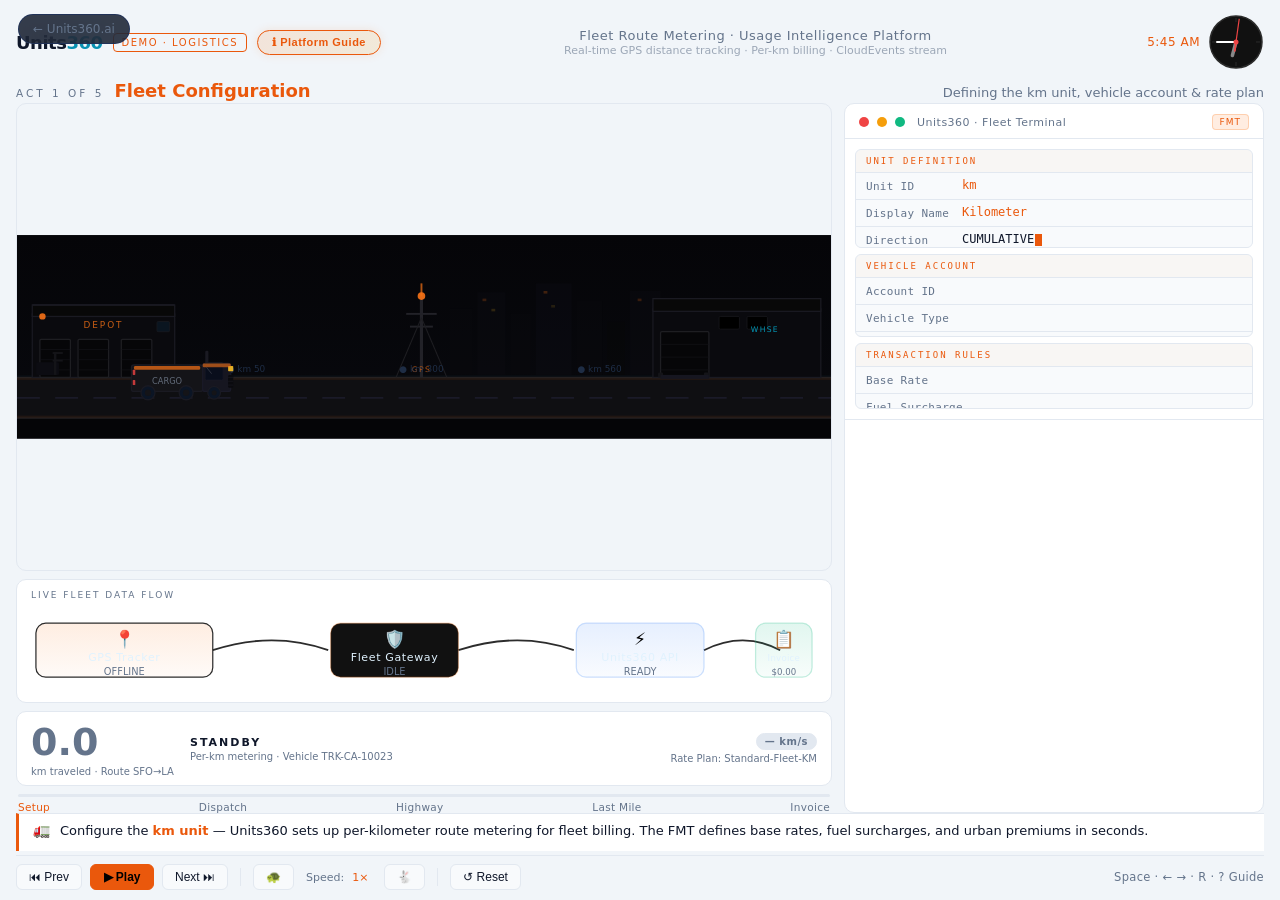
<file: units360-logistics-demo.html>
<!DOCTYPE html>
<html lang="en">
<head>
<meta charset="UTF-8"><meta name="viewport" content="width=device-width, initial-scale=1.0">
<title>Units360 · Mobility &amp; Logistics Demo</title>
<link rel="stylesheet" href="demo-shared.css">
<style>
:root {
  --orange: #ea580c; --orange-glow: #ea580c40;
}
*{box-sizing:border-box;margin:0;padding:0}
html,body{width:100%;height:100%;background:var(--bg);color:var(--text);font-family:'SF Pro Display',system-ui,sans-serif;overflow:hidden;font-size:15px}
#app{display:flex;flex-direction:column;height:100vh;max-width:1280px;margin:0 auto;padding:10px 16px 0}

#overlay{position:fixed;inset:0;z-index:200;display:flex;flex-direction:column;align-items:center;justify-content:center;
  background:rgba(0,0,0,0.96);opacity:0;pointer-events:none;transition:opacity .35s}
#overlay.show{opacity:1;pointer-events:auto;backdrop-filter:blur(8px)}
#overlay-eyebrow{font-size:11px;letter-spacing:4px;color:var(--muted);text-transform:uppercase;margin-bottom:8px}
#overlay-title{font-size:clamp(28px,5vw,54px);font-weight:800;letter-spacing:-1px;color:var(--text);text-align:center}
#overlay-time{font-size:clamp(16px,3vw,28px);color:var(--orange);margin-top:10px;font-weight:300;letter-spacing:2px}
#overlay-sub{font-size:14px;color:var(--muted);margin-top:14px;letter-spacing:1px}

#header{display:flex;align-items:center;gap:10px;padding:4px 0 8px;flex-shrink:0}
#logo{font-size:18px;font-weight:800;letter-spacing:-0.5px;color:var(--text)}
#logo span{color:var(--teal)}
#badge{font-size:10px;padding:3px 8px;border:1px solid var(--orange);border-radius:4px;color:var(--orange);letter-spacing:1.5px;text-transform:uppercase}
#header-center{flex:1;display:flex;flex-direction:column;align-items:center;gap:1px}
#demo-title{font-size:13px;color:var(--muted);letter-spacing:.5px}
#demo-sub{font-size:11px;color:var(--muted);opacity:.6}
#clock-wrap{display:flex;align-items:center;gap:8px;margin-left:auto}
#clock-time-label{font-size:12px;color:var(--orange);font-variant-numeric:tabular-nums;letter-spacing:.5px;min-width:70px;text-align:right}
#clock-svg{width:56px;height:56px;flex-shrink:0}

#main{display:flex;gap:12px;flex:1;min-height:0}
#left-panel{display:flex;flex-direction:column;gap:8px;flex:1.6;min-width:0}
#right-panel{display:flex;flex-direction:column;flex:1;min-width:280px;max-width:420px;background:var(--surface);border:1px solid var(--border);border-radius:10px;overflow:hidden}

#scene-wrap{position:relative;border-radius:10px;overflow:hidden;border:1px solid var(--border);flex:1;min-height:100px}
#scene-svg{width:100%;height:100%;display:block}

#flow-wrap{background:var(--surface);border:1px solid var(--border);border-radius:10px;padding:10px 14px 8px;flex-shrink:0}
#flow-label{font-size:9px;letter-spacing:2px;color:var(--muted);text-transform:uppercase;margin-bottom:6px}
#flow-svg{width:100%;display:block}

#km-row{display:flex;align-items:center;gap:16px;background:var(--surface);border:1px solid var(--border);border-radius:10px;padding:8px 14px;flex-shrink:0}
#km-balance{font-size:clamp(22px,3.5vw,38px);font-weight:800;font-variant-numeric:tabular-nums;transition:color .6s;min-width:120px}
#km-balance.moving{color:var(--orange)}
#km-balance.done{color:var(--green)}
#km-balance.zero{color:var(--muted)}
#km-meta{display:flex;flex-direction:column;gap:2px}
#km-status{font-size:11px;font-weight:600;letter-spacing:2px;text-transform:uppercase;transition:color .6s}
#km-status.moving{color:var(--orange)}
#km-status.done{color:var(--green)}
#km-status.warn{color:var(--amber)}
#km-unit{font-size:10px;color:var(--muted)}
#km-right{margin-left:auto;display:flex;flex-direction:column;align-items:flex-end;gap:3px}
#km-rate-pill{font-size:10px;padding:2px 8px;border-radius:12px;font-weight:600;letter-spacing:.5px;transition:background .5s,color .5s}
#km-rate-pill.moving{background:#f9731620;color:var(--orange);border:1px solid #f9731640}
#km-rate-pill.done{background:#10b98120;color:var(--green);border:1px solid #10b98140}
#km-rate-pill.zero{background:var(--border);color:var(--muted);border:1px solid var(--border)}
#km-today{font-size:10px;color:var(--muted)}

#prog-wrap{flex-shrink:0;padding:0 2px}
#prog-bar{height:3px;background:var(--border);border-radius:2px;overflow:hidden}
#prog-fill{height:100%;width:0%;background:linear-gradient(90deg,var(--orange),var(--amber));border-radius:2px;transition:width .1s linear}
#prog-acts{display:flex;justify-content:space-between;margin-top:4px}
.prog-act{font-size:10.5px;color:var(--muted);letter-spacing:.3px;cursor:pointer;transition:color .2s}
.prog-act:hover{color:var(--orange)}
.prog-act.active{color:var(--orange)}

#term-header{display:flex;align-items:center;gap:8px;padding:10px 14px 8px;border-bottom:1px solid var(--border);flex-shrink:0}
#term-dot-r{width:10px;height:10px;border-radius:50%;background:#ef4444}
#term-dot-y{width:10px;height:10px;border-radius:50%;background:#f59e0b}
#term-dot-g{width:10px;height:10px;border-radius:50%;background:#10b981}
#term-title{font-size:11px;color:var(--muted);margin-left:4px;letter-spacing:.5px}
#term-mode-badge{margin-left:auto;font-size:9px;padding:2px 7px;border-radius:4px;letter-spacing:1px;text-transform:uppercase;transition:all .4s}
#term-mode-badge.fmt{background:#f9731620;color:var(--orange);border:1px solid #f9731640}
#term-mode-badge.event{background:#3b82f620;color:var(--blue);border:1px solid #3b82f640}
#term-mode-badge.invoice{background:#10b98120;color:var(--green);border:1px solid #10b98140}

#term-tabs{display:flex;border-bottom:1px solid var(--border);flex-shrink:0}
.term-tab{font-size:10px;padding:6px 14px;color:var(--muted);letter-spacing:1px;text-transform:uppercase;cursor:pointer;border-bottom:2px solid transparent;transition:all .2s}
.term-tab.active{color:var(--orange);border-bottom-color:var(--orange)}

#term-body{flex:1;overflow:hidden;position:relative;font-family:'SF Mono','Fira Code',monospace;font-size:12px}

#fmt-view{position:absolute;inset:0;padding:14px;overflow-y:auto;display:flex;flex-direction:column;gap:10px}
.fmt-section{background:var(--surface2);border:1px solid var(--border);border-radius:6px;overflow:hidden}
.fmt-section-hdr{font-size:9px;letter-spacing:2px;text-transform:uppercase;color:var(--orange);padding:6px 10px;background:#f9731608;border-bottom:1px solid var(--border)}
.fmt-fields{display:flex;flex-direction:column}
.fmt-field{display:flex;align-items:center;gap:8px;padding:5px 10px;border-bottom:1px solid var(--border)}
.fmt-field:last-child{border-bottom:none}
.fmt-field-label{font-size:11px;color:var(--muted);min-width:88px;letter-spacing:.3px}
.fmt-field-value{font-size:12px;color:var(--text);font-family:'SF Mono','Fira Code',monospace;flex:1;min-height:16px}
.fmt-field-value .cursor{display:inline-block;width:7px;height:12px;background:var(--orange);margin-left:1px;animation:blink 1s step-end infinite;vertical-align:middle}
@keyframes blink{0%,100%{opacity:1}50%{opacity:0}}
.fmt-field-value.done{color:var(--orange)}

#event-view{position:absolute;inset:0;overflow:hidden;display:flex;flex-direction:column;display:none}
#event-stream{flex:1;overflow:hidden;padding:0;font-size:11.5px}
.event-block{padding:5px 10px;font-size:11.5px;line-height:1.6;border-bottom:1px solid #1a1a1a40;animation:slideIn .3s ease}
@keyframes slideIn{from{opacity:0;transform:translateY(-8px)}to{opacity:1;transform:translateY(0)}}
.ev-key{color:#7dd3fc}.ev-str{color:#86efac}.ev-num{color:#fbbf24}.ev-bool{color:#f472b6}.ev-null{color:var(--muted)}.ev-brace{color:var(--muted)}
.ev-changed{border-radius:2px;outline:1px solid #f9731680;background:#f9731612;padding:0 2px}
.ev-changed-speed{outline:1px solid #f59e0b80;background:#f59e0b12;padding:0 2px}
.ev-changed-cost{outline:1px solid #10b98180;background:#10b98112;padding:0 2px}
.pulse-dot{width:6px;height:6px;border-radius:50%;background:var(--green);animation:pulse 1s ease infinite}
@keyframes pulse{0%,100%{opacity:1;transform:scale(1)}50%{opacity:.4;transform:scale(.8)}}

#invoice-view{position:absolute;inset:0;overflow:hidden;padding:10px 14px;display:flex;flex-direction:column;gap:0;display:none}
.inv-json-line{font-size:11px;line-height:1.6;white-space:pre}
.inv-json-line.reveal{animation:slideIn .25s ease}

#commentary{display:flex;align-items:flex-start;gap:10px;padding:7px 14px;background:var(--surface);border-top:1px solid var(--border);border-left:3px solid var(--orange);flex-shrink:0;min-height:38px;transition:border-color .4s}
#commentary.amber{border-left-color:var(--amber)}
#commentary.red{border-left-color:var(--red)}
#commentary.green{border-left-color:var(--green)}
#commentary-icon{font-size:14px;flex-shrink:0;margin-top:1px}
#commentary-text{font-size:13px;color:var(--text);line-height:1.5;flex:1}
#commentary-text strong{color:var(--orange)}
#commentary.amber #commentary-text strong{color:var(--amber)}
#commentary.red #commentary-text strong{color:var(--red)}
#commentary.green #commentary-text strong{color:var(--green)}

#act-header{display:flex;align-items:baseline;gap:10px;flex-shrink:0;padding:2px 0}
#act-eyebrow{font-size:10.5px;letter-spacing:3px;color:var(--muted);text-transform:uppercase}
#act-title{font-size:18px;font-weight:700;color:var(--text);transition:color .4s}
#act-title.amber{color:var(--amber)}
#act-title.red{color:var(--red)}
#act-title.green{color:var(--green)}
#act-title.orange{color:var(--orange)}
#act-desc{font-size:13px;color:var(--muted);margin-left:auto}

#controls{display:flex;align-items:center;gap:8px;padding:8px 0 10px;flex-shrink:0;border-top:1px solid var(--border);margin-top:4px}
.ctrl-btn{background:var(--surface2);border:1px solid var(--border);color:var(--text);border-radius:6px;padding:5px 12px;font-size:12px;cursor:pointer;transition:all .15s;white-space:nowrap}
.ctrl-btn:hover{border-color:var(--orange);color:var(--orange)}
.ctrl-btn:active{transform:scale(.97)}
#btn-play{background:var(--orange);border-color:var(--orange);color:#000000;font-weight:600;min-width:64px}
#btn-play:hover{background:#ea6208;border-color:#ea6208}
#speed-label{font-size:11px;color:var(--muted);margin-left:4px}
#speed-val{font-size:11px;color:var(--orange);min-width:24px}
.ctrl-sep{width:1px;height:18px;background:var(--border);margin:0 4px}
#kbd-hint{font-size:11.5px;color:var(--muted);margin-left:auto;letter-spacing:.3px}

#btn-info{background:linear-gradient(135deg,#f9731622,#f59e0b22);border:1px solid var(--orange);
  border-radius:20px;color:var(--orange);font-size:11px;font-weight:700;padding:5px 14px;
  cursor:pointer;letter-spacing:.5px;white-space:nowrap;transition:all .2s;
  box-shadow:0 0 10px #f9731622}
#btn-info:hover{background:var(--orange);color:#000000;box-shadow:0 0 18px #f9731655}
#btn-info:active{transform:scale(.97)}

#info-backdrop{position:fixed;inset:0;z-index:205;background:rgba(0,0,0,0.65);backdrop-filter:blur(3px);
  opacity:0;pointer-events:none;transition:opacity .3s}
#info-backdrop.show{opacity:1;pointer-events:auto}
#info-drawer{position:fixed;top:0;right:0;bottom:0;width:420px;max-width:96vw;z-index:210;
  background:#050505;border-left:1px solid var(--border);
  transform:translateX(100%);transition:transform .38s cubic-bezier(.4,0,.2,1);
  display:flex;flex-direction:column;overflow:hidden}
#info-drawer.open{transform:translateX(0)}
#drawer-header{display:flex;align-items:center;gap:10px;padding:16px 18px 14px;border-bottom:1px solid var(--border);flex-shrink:0;background:linear-gradient(135deg,#111,#0a0a0a)}
#drawer-logo{font-size:16px;font-weight:800;color:var(--text)}
#drawer-logo span{color:var(--teal)}
#drawer-subtitle{font-size:10px;color:var(--muted);letter-spacing:1px;text-transform:uppercase;margin-top:1px}
#drawer-close{margin-left:auto;width:28px;height:28px;border-radius:6px;background:var(--border);border:none;color:var(--muted);font-size:16px;cursor:pointer;display:flex;align-items:center;justify-content:center;transition:all .2s}
#drawer-close:hover{background:#2a2a2a;color:var(--text)}
#drawer-body{flex:1;overflow-y:auto;padding:18px;display:flex;flex-direction:column;scroll-behavior:smooth}
#drawer-body::-webkit-scrollbar{width:4px}
#drawer-body::-webkit-scrollbar-thumb{background:var(--border);border-radius:2px}
#drawer-nav{display:flex;flex-wrap:wrap;gap:6px;padding:12px 18px;border-bottom:1px solid var(--border);flex-shrink:0}
.dnav-pill{font-size:9px;padding:3px 9px;border-radius:12px;background:var(--border);color:var(--muted);cursor:pointer;letter-spacing:.5px;text-transform:uppercase;transition:all .15s;border:1px solid transparent}
.dnav-pill:hover{background:#2a2a2a;color:var(--text)}
.dnav-pill.active{background:#f9731615;color:var(--orange);border-color:#f9731640}

.dsec{padding:18px 0;border-bottom:1px solid var(--border)}
.dsec:last-child{border-bottom:none;padding-bottom:8px}
.dsec-eyebrow{font-size:8px;letter-spacing:3px;color:var(--orange);text-transform:uppercase;margin-bottom:6px;opacity:.7}
.dsec-title{font-size:15px;font-weight:700;color:var(--text);margin-bottom:10px;display:flex;align-items:center;gap:8px}
.dsec-icon{font-size:18px}
.dsec-body{font-size:12px;color:#94a3b8;line-height:1.7;display:flex;flex-direction:column;gap:8px}
.dsec-body p{margin:0}
.dsec-body strong{color:var(--text);font-weight:600}
.dsec-body em{color:var(--orange);font-style:normal}
.dfield-table{background:var(--surface2);border:1px solid var(--border);border-radius:6px;overflow:hidden;margin-top:4px}
.dfield-row{display:flex;padding:6px 10px;border-bottom:1px solid var(--border);align-items:flex-start;gap:10px;font-size:11px}
.dfield-row:last-child{border-bottom:none}
.dfield-key{color:var(--orange);min-width:110px;font-family:'SF Mono','Fira Code',monospace;font-size:10px;flex-shrink:0;margin-top:1px}
.dfield-val{color:#94a3b8;line-height:1.5}
.dfield-val strong{color:var(--text)}
.dflow{display:flex;align-items:center;gap:6px;flex-wrap:wrap;margin:8px 0;padding:10px;background:var(--surface2);border:1px solid var(--border);border-radius:6px;font-size:11px}
.dflow-node{padding:4px 10px;border-radius:4px;background:var(--border);color:var(--text);text-align:center;font-size:10px;line-height:1.4}
.dflow-node.highlight{background:#f9731615;border:1px solid #f9731640;color:var(--orange)}
.dflow-arrow{color:var(--muted);font-size:14px}
.dtags{display:flex;flex-wrap:wrap;gap:5px;margin-top:6px}
.dtag{font-size:9px;padding:2px 8px;border-radius:10px;letter-spacing:.5px}
.dtag.teal{background:#00d4ff15;color:var(--teal);border:1px solid #00d4ff30}
.dtag.blue{background:#3b82f615;color:var(--blue);border:1px solid #3b82f630}
.dtag.green{background:#10b98115;color:var(--green);border:1px solid #10b98130}
.dtag.amber{background:#f59e0b15;color:var(--amber);border:1px solid #f59e0b30}
.dtag.orange{background:#f9731615;color:var(--orange);border:1px solid #f9731630}
.dcode{background:#050505;border:1px solid var(--border);border-radius:6px;padding:10px 12px;font-family:'SF Mono','Fira Code',monospace;font-size:10px;line-height:1.6;color:#7dd3fc;overflow-x:auto;margin-top:6px}
.dcode .ck{color:#7dd3fc}.dcode .cv{color:#86efac}.dcode .cn{color:#fbbf24}.dcode .cc{color:#64748b}
.dcallout{background:linear-gradient(135deg,#f9731608,#f59e0b08);border:1px solid #f9731625;border-radius:6px;padding:10px 12px;font-size:11px;color:#94a3b8;line-height:1.6;margin-top:6px}
.dcallout strong{color:var(--orange)}

/* Dashboard in event view */
#ev-dashboard{padding:8px 10px 6px;background:#050505;border-bottom:1px solid var(--border);flex-shrink:0}
.ev-dash-grid{display:grid;grid-template-columns:1fr 1fr;gap:5px;margin-bottom:6px}
.ev-metric{background:var(--surface);border:1px solid var(--border);border-radius:7px;padding:6px 9px;transition:border-color .4s}
.ev-metric-top{display:flex;align-items:center;gap:4px;margin-bottom:1px}
.ev-metric-icon{font-size:11px}
.ev-metric-label{font-size:9.5px;color:var(--muted);text-transform:uppercase;letter-spacing:.4px}
.ev-metric-val{font-size:24px;font-weight:800;font-variant-numeric:tabular-nums;transition:color .5s;line-height:1}
.ev-metric-unit{font-size:9px;color:var(--muted);margin-top:1px}
.ev-metric.dist{border-color:#f9731630}
.ev-metric.dist .ev-metric-val{color:var(--orange)}
.ev-metric.spd{border-color:#f59e0b30}
.ev-metric.spd .ev-metric-val{color:var(--amber)}
.ev-metric.cost{border-color:#3b82f630}
.ev-metric.cost .ev-metric-val{color:var(--blue)}
.ev-metric.eta{border-color:#10b98130}
.ev-metric.eta .ev-metric-val{color:var(--green)}
.ev-metric.urban-alert{border-color:#ef444460;animation:peak-pulse .9s ease infinite alternate}
.ev-metric.urban-alert .ev-metric-val{color:var(--red)}
@keyframes peak-pulse{from{border-color:#ef444430}to{border-color:#ef444490}}
#ev-seg-wrap{display:flex;flex-direction:column;gap:3px}
#ev-seg-title{font-size:8px;color:var(--muted);text-transform:uppercase;letter-spacing:1px;display:flex;justify-content:space-between}
#ev-seg-track{height:8px;border-radius:4px;background:var(--border);position:relative;overflow:visible}
.seg-part{position:absolute;top:0;height:100%;border-radius:4px}
.seg-part.ramp{background:#f9731630;border:1px solid #f9731650}
.seg-part.highway{background:#3b82f620;border:1px solid #3b82f640}
.seg-part.urban{background:#ef444430;border:1px solid #ef444450}
#ev-seg-cursor{position:absolute;top:-2px;width:3px;height:12px;background:var(--orange);border-radius:2px;transform:translateX(-50%);transition:left .5s;box-shadow:0 0 6px var(--orange)}
#ev-seg-labels{display:flex;justify-content:space-between;font-size:8px;color:var(--muted)}
#ev-seg-rate-label{font-size:9px;font-weight:600;letter-spacing:.5px;text-align:center;margin-top:2px;transition:color .4s}
#ev-json-hdr{display:flex;align-items:center;gap:6px;padding:5px 10px;border-bottom:1px solid var(--border);font-size:10px;color:var(--muted);text-transform:uppercase;letter-spacing:1px;flex-shrink:0}
#ev-footer{padding:4px 10px;border-top:1px solid var(--border);font-size:10px;color:var(--muted);display:flex;align-items:center;gap:6px;flex-shrink:0}
.ev-legend{display:inline-flex;align-items:center;gap:3px}
.ev-leg-box{width:8px;height:8px;border-radius:1px;display:inline-block}

/* ACT FLASH */
@keyframes actFlash{0%,15%{background:rgba(249,115,22,0.10);box-shadow:inset 0 0 0 1px rgba(249,115,22,0.2);border-radius:6px}100%{background:transparent;box-shadow:none}}
#act-header.flash{animation:actFlash 1.4s ease forwards}

/* PANEL WIDENING FOR INVOICE */
#right-panel.inv-wide{max-width:none;flex:2.4;transition:flex .35s ease}

/* MDT ALWAYS-VISIBLE */
#term-body{flex:1;overflow:hidden;display:flex;flex-direction:column;font-family:'SF Mono','Fira Code',monospace;font-size:11.5px}
#mdt-always{flex-shrink:0;border-bottom:1px solid var(--border);overflow:hidden;transition:max-height .4s ease}
#mdt-full{padding:10px;display:flex;flex-direction:column;gap:6px;overflow-y:auto;max-height:280px}
#mdt-compact{padding:6px 10px;display:none;flex-direction:column;gap:4px}
.mc-chip{font-size:10.5px;padding:5px 10px;border-radius:5px;font-family:'SF Mono','Fira Code',monospace;letter-spacing:.2px;display:flex;align-items:center;gap:6px;flex-wrap:wrap}
.mc-chip.orange{background:#f9731610;border:1px solid #f9731635;color:var(--orange)}
.mc-chip.teal{background:#00d4ff10;border:1px solid #00d4ff35;color:var(--teal)}
.mc-chip-key{color:var(--muted);font-size:9.5px}

/* DYNAMIC AREA */
#dyn-area{flex:1;min-height:0;overflow:hidden;position:relative}
#event-view,#invoice-view{position:absolute;inset:0;overflow:hidden}

/* INVOICE DOCUMENT */
.inv-doc{background:#0a0a0a;border:1px solid #333;border-radius:8px;overflow:hidden;font-family:'SF Pro Display',system-ui,sans-serif;font-size:11.5px;height:100%;display:flex;flex-direction:column}
.inv-lh{display:flex;justify-content:space-between;align-items:flex-start;padding:14px 20px 12px;background:linear-gradient(135deg,#f9731612,#f59e0b08);border-bottom:1px solid #2a2a2a}
.inv-logo-txt{font-size:17px;font-weight:800;color:var(--text);letter-spacing:-0.5px}
.inv-logo-txt span{color:var(--orange)}
.inv-tagline{font-size:8.5px;color:var(--muted);letter-spacing:.5px;margin-top:1px}
.inv-lh-right{text-align:right}
.inv-doc-label{font-size:8px;letter-spacing:3px;text-transform:uppercase;color:var(--muted)}
.inv-doc-num{font-size:11px;font-weight:700;color:var(--orange);font-family:'SF Mono','Fira Code',monospace;margin-top:2px}
.inv-meta{display:flex;border-bottom:1px solid #2a2a2a}
.inv-meta-cell{flex:1;padding:7px 16px;border-right:1px solid #2a2a2a;display:flex;flex-direction:column;gap:1px}
.inv-meta-cell:last-child{border-right:none}
.inv-meta-lbl{font-size:7.5px;text-transform:uppercase;letter-spacing:1px;color:var(--muted)}
.inv-meta-val{font-size:10.5px;font-weight:600;color:var(--text)}
.inv-meta-val.mono{font-family:'SF Mono','Fira Code',monospace;font-size:9.5px;color:var(--orange)}
.inv-meta-val.sent{color:var(--green)}
.inv-parties{display:grid;grid-template-columns:1fr 1fr;border-bottom:1px solid #2a2a2a}
.inv-party{padding:9px 16px;border-right:1px solid #2a2a2a}
.inv-party:last-child{border-right:none}
.inv-party-lbl{font-size:7.5px;text-transform:uppercase;letter-spacing:1.5px;color:var(--muted);margin-bottom:3px}
.inv-party-name{font-size:12px;font-weight:700;color:var(--text)}
.inv-party-sub{font-size:9.5px;color:var(--muted);margin-top:1px}
.inv-table{width:100%;border-collapse:collapse;font-size:10.5px}
.inv-table thead tr{background:#111;border-bottom:1px solid #333}
.inv-table th{padding:6px 16px;text-align:left;font-size:8px;text-transform:uppercase;letter-spacing:1px;color:var(--muted);font-weight:600}
.inv-table th:last-child,.inv-table td:last-child{text-align:right}
.inv-table td{padding:8px 16px;border-bottom:1px solid #181818}
.inv-main-row td{color:var(--text)}
.inv-main-row td:last-child{color:var(--orange);font-weight:700;font-size:13px}
.inv-main-row td small{display:block;font-size:8.5px;color:var(--muted);margin-top:1px}
.inv-sub-row td{font-size:9.5px;color:var(--muted);background:#0d0d0d}
.inv-sub-row td:last-child{color:var(--amber);font-weight:600}
.inv-hi-row{background:#f9731608 !important}
.inv-hi-row td{color:var(--text) !important}
.inv-hi-row td:last-child{color:var(--orange) !important;font-weight:700 !important}
.inv-totals{padding:10px 18px;flex-shrink:0}
.inv-t-row{display:flex;justify-content:space-between;font-size:11px;padding:2px 0}
.inv-t-row span:first-child{color:var(--muted)}
.inv-t-orange{color:var(--orange);font-weight:600}
.inv-t-amber{color:var(--amber);font-weight:600}
.inv-t-final{display:flex;justify-content:space-between;align-items:center;font-size:14px;font-weight:800;padding:7px 0 4px;margin-top:3px;border-top:1px solid #333}
.inv-t-final span:first-child{color:var(--text)}
.inv-t-orange-big{color:var(--orange)}
.inv-t-pct{font-size:9px;font-weight:500;color:var(--muted);margin-left:6px}
.inv-footer{padding:7px 18px;background:#080808;border-top:1px solid #222;font-size:8.5px;color:var(--muted);font-family:'SF Mono','Fira Code',monospace;margin-top:auto}
.inv-footer span{color:var(--orange)}
@keyframes invRowIn{from{opacity:0;transform:translateX(-6px)}to{opacity:1;transform:translateX(0)}}
.inv-reveal{animation:invRowIn .3s ease forwards}

/* LEFT PANEL INVOICE CARD */
#left-inv{background:var(--surface);border:1px solid var(--border);border-radius:10px;padding:12px 14px;flex-shrink:0;display:none;animation:invIn .5s ease}
#left-inv.show{display:block}
@keyframes invIn{from{opacity:0;transform:translateY(6px)}to{opacity:1;transform:translateY(0)}}
.li-hdr{display:flex;justify-content:space-between;align-items:center;margin-bottom:10px}
.li-title{font-size:10px;text-transform:uppercase;letter-spacing:2px;color:var(--orange);font-weight:700}
.li-badge{background:#f9731620;color:var(--orange);padding:2px 9px;border-radius:10px;font-size:9px;font-weight:700;border:1px solid #f9731640;letter-spacing:.5px}
.li-rows{display:flex;flex-direction:column;gap:3px;margin-bottom:8px}
.li-row{display:flex;justify-content:space-between;align-items:center;font-size:11.5px}
.li-row-k{color:var(--muted)}.li-row-v{font-weight:600}
.li-divider{height:1px;background:var(--border);margin:5px 0}
.li-totals{display:grid;grid-template-columns:1fr 1fr 1fr;gap:6px}
.li-tot{background:var(--surface2);border-radius:7px;padding:7px 8px;text-align:center}
.li-tot.orange-card{background:linear-gradient(135deg,#f9731610,#f59e0b0a);border:1px solid #f9731630}
.li-tot-lbl{font-size:8.5px;text-transform:uppercase;letter-spacing:1px;color:var(--muted);margin-bottom:2px}
.li-tot-val{font-size:20px;font-weight:800;font-variant-numeric:tabular-nums;line-height:1}
.li-tot-val.orange{color:var(--orange)}.li-tot-val.green{color:var(--green)}.li-tot-val.amber{color:var(--amber)}
</style>
</head>
<body>

<a href="index.html" style="position:fixed;top:14px;left:18px;z-index:9999;display:inline-flex;align-items:center;gap:6px;padding:7px 14px;border-radius:100px;background:rgba(13,21,38,0.82);backdrop-filter:blur(16px);border:1px solid rgba(30,48,88,0.9);color:#64748b;font-family:system-ui,sans-serif;font-size:12px;font-weight:500;text-decoration:none;transition:color .2s,border-color .2s;" onmouseover="this.style.color='#e0f2fe';this.style.borderColor='#f97316'" onmouseout="this.style.color='#64748b';this.style.borderColor='rgba(30,48,88,0.9)'">← Units360.ai</a>

<div id="app">

<div id="overlay">
  <div id="overlay-eyebrow">Units360 · Fleet Route Metering</div>
  <div id="overlay-title"></div>
  <div id="overlay-time"></div>
  <div id="overlay-sub"></div>
</div>

<div id="header">
  <div id="logo">Units<span>360</span></div>
  <div id="badge">Demo · Logistics</div>
  <button id="btn-info">ℹ Platform Guide</button>
  <div id="header-center">
    <div id="demo-title">Fleet Route Metering · Usage Intelligence Platform</div>
    <div id="demo-sub">Real-time GPS distance tracking · Per-km billing · CloudEvents stream</div>
  </div>
  <div id="clock-wrap">
    <div id="clock-time-label">5:45 AM</div>
    <svg id="clock-svg" viewBox="0 0 56 56" xmlns="http://www.w3.org/2000/svg">
      <circle cx="28" cy="28" r="26" fill="#111111" stroke="#2c2c2c" stroke-width="1.5"/>
      <g stroke="#2a2a2a" stroke-width="1">
        <line x1="28" y1="4" x2="28" y2="8"/>
        <line x1="28" y1="48" x2="28" y2="52"/>
        <line x1="4" y1="28" x2="8" y2="28"/>
        <line x1="48" y1="28" x2="52" y2="28"/>
      </g>
      <line id="hand-hour" x1="28" y1="28" x2="28" y2="14" stroke="#888888" stroke-width="3.5" stroke-linecap="round"/>
      <line id="hand-min"  x1="28" y1="28" x2="28" y2="7"  stroke="#ffffff" stroke-width="2"   stroke-linecap="round"/>
      <line id="hand-sec"  x1="28" y1="28" x2="28" y2="5"  stroke="#ef4444" stroke-width="1.2" stroke-linecap="round"/>
      <line id="hand-sec-tail" x1="28" y1="28" x2="28" y2="36" stroke="#ef4444" stroke-width="1.8" stroke-linecap="round"/>
      <circle cx="28" cy="28" r="2.5" fill="#ef4444"/>
    </svg>
  </div>
</div>

<div id="act-header">
  <div id="act-eyebrow">ACT 1 OF 5</div>
  <div id="act-title">Fleet Configuration</div>
  <div id="act-desc">Defining the km unit, vehicle account &amp; rate plan</div>
</div>

<div id="main">
  <div id="left-panel">

    <!-- Scene -->
    <div id="scene-wrap">
      <svg id="scene-svg" viewBox="0 0 640 160" xmlns="http://www.w3.org/2000/svg" preserveAspectRatio="xMidYMid meet">
        <defs>
          <linearGradient id="sky-grad" x1="0" y1="0" x2="0" y2="1">
            <stop id="sky-top" offset="0%" stop-color="#050508"/>
            <stop id="sky-bot" offset="100%" stop-color="#0a0d12"/>
          </linearGradient>
          <radialGradient id="headlight-grad" cx="50%" cy="50%" r="50%">
            <stop offset="0%" stop-color="#fbbf24" stop-opacity="0.5"/>
            <stop offset="100%" stop-color="#fbbf24" stop-opacity="0"/>
          </radialGradient>
        </defs>

        <!-- Sky -->
        <rect width="640" height="160" fill="url(#sky-grad)"/>

        <!-- Distant city silhouette -->
        <g id="city-silhouette" opacity="0.4">
          <rect x="340" y="58" width="18" height="52" fill="#0a0a0e"/>
          <rect x="362" y="45" width="22" height="65" fill="#0c0c12"/>
          <rect x="388" y="62" width="16" height="48" fill="#0a0a0e"/>
          <rect x="408" y="38" width="28" height="72" fill="#0d0d15"/>
          <rect x="440" y="52" width="20" height="58" fill="#0a0a0e"/>
          <rect x="464" y="68" width="14" height="42" fill="#080808"/>
          <rect x="482" y="44" width="24" height="66" fill="#0c0c12"/>
          <rect x="510" y="58" width="18" height="52" fill="#0a0a0e"/>
          <!-- Window lights -->
          <rect x="366" y="50" width="3" height="2" fill="#f97316" opacity="0.5"/>
          <rect x="373" y="58" width="3" height="2" fill="#fbbf24" opacity="0.4"/>
          <rect x="414" y="44" width="3" height="2" fill="#f97316" opacity="0.6"/>
          <rect x="420" y="55" width="3" height="2" fill="#fbbf24" opacity="0.3"/>
          <rect x="488" y="50" width="3" height="2" fill="#f97316" opacity="0.5"/>
        </g>

        <!-- Ground -->
        <rect x="0" y="110" width="640" height="50" fill="#050507"/>
        <!-- Ground top highlight -->
        <rect x="0" y="110" width="640" height="2" fill="#1a2a3a30"/>

        <!-- Road surface -->
        <rect x="0" y="112" width="640" height="32" fill="#0f0f12"/>
        <!-- Road edges -->
        <line x1="0" y1="112" x2="640" y2="112" stroke="#1e1e22" stroke-width="1"/>
        <line x1="0" y1="144" x2="640" y2="144" stroke="#1e1e22" stroke-width="1"/>
        <!-- Road shoulder stripes -->
        <rect x="0" y="112" width="640" height="2" fill="#f9731612"/>
        <rect x="0" y="142" width="640" height="2" fill="#f9731612"/>
        <!-- Center dashes -->
        <g stroke="#1a1a28" stroke-width="1.5" stroke-dasharray="18,12">
          <line x1="0" y1="128" x2="640" y2="128"/>
        </g>

        <!-- Depot building (left) -->
        <g id="depot-building">
          <!-- Main warehouse body -->
          <rect x="12" y="62" width="112" height="50" fill="#0a0a0e" stroke="#1a1a22" stroke-width="1"/>
          <!-- Roof -->
          <rect x="12" y="55" width="112" height="9" fill="#080808" stroke="#1a1a22" stroke-width="1"/>
          <!-- Roof ridge -->
          <line x1="12" y1="55" x2="124" y2="55" stroke="#1a1a22" stroke-width="1"/>
          <!-- Bay doors (3 rolling doors) -->
          <rect x="18" y="82" width="24" height="30" rx="1" fill="#060608" stroke="#1e1e22" stroke-width="1"/>
          <line x1="18" y1="90" x2="42" y2="90" stroke="#141418" stroke-width=".5"/>
          <line x1="18" y1="98" x2="42" y2="98" stroke="#141418" stroke-width=".5"/>
          <line x1="18" y1="106" x2="42" y2="106" stroke="#141418" stroke-width=".5"/>
          <rect x="48" y="82" width="24" height="30" rx="1" fill="#060608" stroke="#1e1e22" stroke-width="1"/>
          <line x1="48" y1="90" x2="72" y2="90" stroke="#141418" stroke-width=".5"/>
          <line x1="48" y1="98" x2="72" y2="98" stroke="#141418" stroke-width=".5"/>
          <line x1="48" y1="106" x2="72" y2="106" stroke="#141418" stroke-width=".5"/>
          <rect x="82" y="82" width="24" height="30" rx="1" fill="#060608" stroke="#1e1e22" stroke-width="1"/>
          <line x1="82" y1="90" x2="106" y2="90" stroke="#141418" stroke-width=".5"/>
          <line x1="82" y1="98" x2="106" y2="98" stroke="#141418" stroke-width=".5"/>
          <line x1="82" y1="106" x2="106" y2="106" stroke="#141418" stroke-width=".5"/>
          <!-- Office window -->
          <rect x="110" y="68" width="10" height="8" rx="1" fill="#0a1520" stroke="#1e1e22" stroke-width=".5"/>
          <!-- Depot sign -->
          <text x="68" y="73" font-size="7" fill="#f97316" text-anchor="middle" letter-spacing="1.5" opacity="0.8">DEPOT</text>
          <!-- Orange indicator light -->
          <circle id="depot-led" cx="20" cy="64" r="2.5" fill="#f97316" opacity="0.7"/>
          <!-- Forklift silhouette -->
          <rect x="15" y="100" width="18" height="10" rx="1" fill="#0c0c12"/>
          <rect x="29" y="92" width="2" height="18" fill="#141418"/>
          <rect x="28" y="92" width="8" height="1.5" fill="#141418"/>
          <rect x="28" y="98" width="8" height="1.5" fill="#141418"/>
        </g>

        <!-- GPS Tower (center) -->
        <g id="gps-tower">
          <!-- Pole -->
          <line x1="318" y1="48" x2="318" y2="112" stroke="#222228" stroke-width="2.5"/>
          <!-- Cross arms -->
          <line x1="306" y1="62" x2="330" y2="62" stroke="#222228" stroke-width="1.5"/>
          <line x1="309" y1="72" x2="327" y2="72" stroke="#222228" stroke-width="1.5"/>
          <!-- Antenna tip -->
          <circle cx="318" cy="48" r="3" fill="#f97316" opacity="0.9"/>
          <line x1="318" y1="38" x2="318" y2="48" stroke="#f97316" stroke-width="1.5" opacity="0.7"/>
          <!-- Support cables -->
          <line x1="318" y1="65" x2="298" y2="112" stroke="#1e1e22" stroke-width=".8"/>
          <line x1="318" y1="65" x2="338" y2="112" stroke="#1e1e22" stroke-width=".8"/>
          <!-- GPS label -->
          <text x="318" y="108" font-size="6" fill="#f97316" text-anchor="middle" letter-spacing="1" opacity="0.7">GPS</text>
          <!-- Signal rings (animated via JS) -->
          <g id="gps-rings"></g>
        </g>

        <!-- Destination warehouse (right) -->
        <g id="dest-building">
          <!-- Main body -->
          <rect x="500" y="58" width="132" height="54" fill="#0a0a0e" stroke="#1a1a22" stroke-width="1"/>
          <!-- Roof -->
          <rect x="500" y="50" width="132" height="10" fill="#080808" stroke="#1a1a22" stroke-width="1"/>
          <!-- Loading dock door (large, animates open on delivery) -->
          <rect id="dest-door" x="506" y="76" width="38" height="36" rx="1" fill="#060608" stroke="#1e1e22" stroke-width="1"/>
          <line id="dest-door-line1" x1="506" y1="86" x2="544" y2="86" stroke="#141418" stroke-width=".5"/>
          <line id="dest-door-line2" x1="506" y1="96" x2="544" y2="96" stroke="#141418" stroke-width=".5"/>
          <line id="dest-door-line3" x1="506" y1="106" x2="544" y2="106" stroke="#141418" stroke-width=".5"/>
          <!-- Dock bumpers -->
          <rect x="504" y="108" width="4" height="4" rx="1" fill="#141418"/>
          <rect x="540" y="108" width="4" height="4" rx="1" fill="#141418"/>
          <!-- Side windows -->
          <rect x="552" y="64" width="16" height="10" rx="1" fill="#000000" stroke="#1e1e22" stroke-width=".5"/>
          <rect x="574" y="64" width="16" height="10" rx="1" fill="#000000" stroke="#1e1e22" stroke-width=".5"/>
          <!-- Sign -->
          <text x="588" y="76" font-size="6" fill="#00d4ff" text-anchor="middle" letter-spacing="1" opacity="0.7">WHSE</text>
          <!-- Delivery indicator (hidden until Act 5) -->
          <circle id="dest-led" cx="502" cy="60" r="2.5" fill="#10b981" opacity="0"/>
          <!-- Dock plate -->
          <rect x="506" y="110" width="38" height="3" fill="#161620"/>
        </g>

        <!-- Road distance markers -->
        <g fill="#1e2d45" font-size="7" text-anchor="middle">
          <text x="180" y="108">● km 50</text>
          <text x="318" y="108">● km 300</text>
          <text x="458" y="108">● km 560</text>
        </g>

        <!-- Truck group (animated x position) -->
        <g id="truck-group" transform="translate(90, 100)">
          <!-- Trailer -->
          <rect x="0" y="2" width="56" height="21" rx="2" fill="#141418" stroke="#1a1a22" stroke-width="1"/>
          <!-- Orange stripe on trailer top -->
          <rect x="2" y="3" width="52" height="3" rx="1" fill="#f97316" opacity="0.7"/>
          <!-- Cargo label -->
          <text x="28" y="17" font-size="6.5" fill="#94a3b8" text-anchor="middle" opacity="0.6">CARGO</text>
          <!-- Trailer rear lights -->
          <rect x="1" y="6" width="2" height="4" rx=".5" fill="#ef4444" opacity="0.8"/>
          <rect x="1" y="14" width="2" height="4" rx=".5" fill="#ef4444" opacity="0.8"/>
          <!-- Cab -->
          <rect x="56" y="1" width="22" height="22" rx="2" fill="#161620" stroke="#1a1a28" stroke-width="1"/>
          <!-- Windshield -->
          <rect x="58" y="3" width="14" height="11" rx="1" fill="#090e1c" stroke="#1a1a28" stroke-width=".5"/>
          <!-- Windshield gleam -->
          <line x1="59" y1="4" x2="63" y2="9" stroke="#ffffff" stroke-width=".6" opacity="0.2"/>
          <!-- Cab top vent -->
          <rect x="58" y="0" width="14" height="2" rx="1" fill="#1a1a22"/>
          <!-- Exhaust stack -->
          <rect x="58" y="-9" width="2.5" height="10" rx="1" fill="#1a1a22"/>
          <!-- Exhaust smoke (animated via JS) -->
          <g id="exhaust-smoke"></g>
          <!-- Front grille -->
          <rect x="76" y="10" width="4" height="10" rx="1" fill="#0a0a0e"/>
          <line x1="76" y1="12" x2="80" y2="12" stroke="#1a1a22" stroke-width=".5"/>
          <line x1="76" y1="15" x2="80" y2="15" stroke="#1a1a22" stroke-width=".5"/>
          <line x1="76" y1="18" x2="80" y2="18" stroke="#1a1a22" stroke-width=".5"/>
          <!-- Headlights -->
          <rect x="76" y="3" width="4" height="4" rx=".5" fill="#fbbf24" opacity="0.9"/>
          <ellipse id="headlight-beam" cx="82" cy="5" rx="14" ry="6" fill="url(#headlight-grad)" opacity="0"/>
          <!-- Wheels (trailer: 2 axles, cab: 1 axle) -->
          <circle cx="13" cy="24" r="5.5" fill="#0b1525" stroke="#1a1a22"/>
          <circle cx="13" cy="24" r="2.5" fill="#141418"/>
          <circle cx="43" cy="24" r="5.5" fill="#0b1525" stroke="#1a1a22"/>
          <circle cx="43" cy="24" r="2.5" fill="#141418"/>
          <circle cx="65" cy="24" r="5" fill="#0b1525" stroke="#1a1a22"/>
          <circle cx="65" cy="24" r="2" fill="#141418"/>
          <!-- Orange cab stripe -->
          <rect x="56" y="1" width="22" height="3" rx="1" fill="#f97316" opacity="0.6"/>
        </g>

        <!-- Scene particles container -->
        <g id="scene-particles"></g>

        <!-- GPS ping rings container (centered on truck) -->
        <g id="ping-rings"></g>

        <!-- Scene status text -->
        <text id="scene-status" x="320" y="15" font-size="10" fill="#f97316" text-anchor="middle" opacity="0" letter-spacing="2" font-weight="600"></text>
      </svg>
    </div>

    <!-- Flow diagram -->
    <div id="flow-wrap">
      <div id="flow-label">Live Fleet Data Flow</div>
      <svg id="flow-svg" viewBox="0 0 640 72" xmlns="http://www.w3.org/2000/svg">
        <defs>
          <linearGradient id="node-grad-orange" x1="0" y1="0" x2="0" y2="1">
            <stop offset="0%" stop-color="#f9731620"/>
            <stop offset="100%" stop-color="#f9731608"/>
          </linearGradient>
          <linearGradient id="node-grad-blue" x1="0" y1="0" x2="0" y2="1">
            <stop offset="0%" stop-color="#3b82f620"/>
            <stop offset="100%" stop-color="#3b82f608"/>
          </linearGradient>
          <linearGradient id="node-grad-green" x1="0" y1="0" x2="0" y2="1">
            <stop offset="0%" stop-color="#10b98120"/>
            <stop offset="100%" stop-color="#10b98108"/>
          </linearGradient>
        </defs>
        <path id="path-0" d="M 148 36 Q 197 20 242 36" fill="none" stroke="#2c2c2c" stroke-width="1.5"/>
        <path id="path-1" d="M 348 36 Q 397 20 442 36" fill="none" stroke="#2c2c2c" stroke-width="1.5"/>
        <path id="path-2" d="M 548 36 Q 580 20 610 36" fill="none" stroke="#2c2c2c" stroke-width="1.5"/>
        <!-- Node 1: GPS Tracker -->
        <rect x="4" y="14" width="144" height="44" rx="8" fill="url(#node-grad-orange)" stroke="#2c2c2c" stroke-width="1"/>
        <text x="76" y="32" font-size="14" text-anchor="middle">📍</text>
        <text x="76" y="45" font-size="9" fill="#e0f2fe" text-anchor="middle" letter-spacing=".5">GPS Tracker</text>
        <text id="node-val-1" x="76" y="56" font-size="8" fill="#64748b" text-anchor="middle">OFFLINE</text>
        <!-- Node 2: Fleet Gateway -->
        <rect x="244" y="14" width="104" height="44" rx="8" fill="#111111" stroke="#f9731640" stroke-width="1"/>
        <text x="296" y="32" font-size="14" text-anchor="middle">🛡️</text>
        <text x="296" y="45" font-size="9" fill="#e0f2fe" text-anchor="middle" letter-spacing=".5">Fleet Gateway</text>
        <text id="node-val-2" x="296" y="56" font-size="8" fill="#64748b" text-anchor="middle">IDLE</text>
        <!-- Node 3: Units360 API -->
        <rect x="444" y="14" width="104" height="44" rx="8" fill="url(#node-grad-blue)" stroke="#3b82f640" stroke-width="1"/>
        <text x="496" y="32" font-size="14" text-anchor="middle">⚡</text>
        <text x="496" y="45" font-size="9" fill="#e0f2fe" text-anchor="middle" letter-spacing=".5">Units360 API</text>
        <text id="node-val-3" x="496" y="56" font-size="8" fill="#64748b" text-anchor="middle">READY</text>
        <!-- Node 4: Carrier Invoice -->
        <rect x="590" y="14" width="46" height="44" rx="8" fill="url(#node-grad-green)" stroke="#10b98140" stroke-width="1"/>
        <text x="613" y="32" font-size="14" text-anchor="middle">📋</text>
        <text x="613" y="45" font-size="7" fill="#e0f2fe" text-anchor="middle" letter-spacing=".2">Invoice</text>
        <text id="node-val-4" x="613" y="56" font-size="7" fill="#64748b" text-anchor="middle">$0.00</text>
        <g id="flow-particles"></g>
      </svg>
    </div>

    <!-- KM counter row -->
    <div id="km-row">
      <div>
        <div id="km-balance" class="zero">0.0</div>
        <div style="font-size:10px;color:var(--muted);margin-top:2px">km traveled · Route SFO→LA</div>
      </div>
      <div id="km-meta">
        <div id="km-status" class="zero">STANDBY</div>
        <div id="km-unit">Per-km metering · Vehicle TRK-CA-10023</div>
      </div>
      <div id="km-right">
        <div id="km-rate-pill" class="zero">— km/s</div>
        <div id="km-today">Rate Plan: Standard-Fleet-KM</div>
      </div>
    </div>

    <!-- Invoice summary card (Act 5) -->
    <div id="left-inv">
      <div class="li-hdr">
        <div class="li-title">🧾 Route Invoice · INV-2024-06-21-10023</div>
        <span class="li-badge">✓ DELIVERED</span>
      </div>
      <div class="li-rows">
        <div class="li-row"><span class="li-row-k">Carrier</span><span class="li-row-v">Pacific Coast Freight</span></div>
        <div class="li-row"><span class="li-row-k">Route</span><span class="li-row-v">SFO-DEPOT → LA-WHSE</span></div>
        <div class="li-row"><span class="li-row-k">Vehicle</span><span class="li-row-v" style="font-family:monospace;font-size:10px;color:var(--orange)">TRK-CA-10023</span></div>
        <div class="li-divider"></div>
        <div class="li-row"><span class="li-row-k">Highway: 543.8 km × $0.50</span><span class="li-row-v" style="color:var(--orange)">$271.90</span></div>
        <div class="li-row"><span class="li-row-k">Urban: 70.5 km × $0.65</span><span class="li-row-v" style="color:var(--amber)">$45.83</span></div>
      </div>
      <div class="li-totals">
        <div class="li-tot"><div class="li-tot-lbl">Highway</div><div class="li-tot-val orange">$271.90</div></div>
        <div class="li-tot"><div class="li-tot-lbl">Urban</div><div class="li-tot-val amber">$45.83</div></div>
        <div class="li-tot orange-card"><div class="li-tot-lbl">Total</div><div class="li-tot-val orange">$317.73</div></div>
      </div>
    </div>

    <!-- Progress -->
    <div id="prog-wrap">
      <div id="prog-bar"><div id="prog-fill"></div></div>
      <div id="prog-acts">
        <span class="prog-act active" data-act="0">Setup</span>
        <span class="prog-act" data-act="1">Dispatch</span>
        <span class="prog-act" data-act="2">Highway</span>
        <span class="prog-act" data-act="3">Last Mile</span>
        <span class="prog-act" data-act="4">Invoice</span>
      </div>
    </div>

  </div><!-- /left-panel -->

  <!-- Right panel -->
  <div id="right-panel">
    <div id="term-header">
      <div id="term-dot-r"></div><div id="term-dot-y"></div><div id="term-dot-g"></div>
      <div id="term-title">Units360 · Fleet Terminal</div>
      <div id="term-mode-badge" class="fmt">FMT</div>
    </div>
    <div id="term-body">

      <!-- ── ALWAYS-VISIBLE FMT DEFINITION ── -->
      <div id="mdt-always">

        <!-- Full typewriter form (Act 1 only) -->
        <div id="mdt-full">
          <div class="fmt-section">
            <div class="fmt-section-hdr">Unit Definition</div>
            <div class="fmt-fields">
              <div class="fmt-field"><span class="fmt-field-label">Unit ID</span><span class="fmt-field-value" id="ff-unit-id"></span></div>
              <div class="fmt-field"><span class="fmt-field-label">Display Name</span><span class="fmt-field-value" id="ff-display"></span></div>
              <div class="fmt-field"><span class="fmt-field-label">Direction</span><span class="fmt-field-value" id="ff-direction"></span></div>
              <div class="fmt-field"><span class="fmt-field-label">Reset Period</span><span class="fmt-field-value" id="ff-reset"></span></div>
              <div class="fmt-field"><span class="fmt-field-label">Precision</span><span class="fmt-field-value" id="ff-precision"></span></div>
            </div>
          </div>
          <div class="fmt-section">
            <div class="fmt-section-hdr">Vehicle Account</div>
            <div class="fmt-fields">
              <div class="fmt-field"><span class="fmt-field-label">Account ID</span><span class="fmt-field-value" id="ff-acct-id"></span></div>
              <div class="fmt-field"><span class="fmt-field-label">Vehicle Type</span><span class="fmt-field-value" id="ff-vehicle"></span></div>
              <div class="fmt-field"><span class="fmt-field-label">Rate Plan</span><span class="fmt-field-value" id="ff-rate"></span></div>
              <div class="fmt-field"><span class="fmt-field-label">Cargo Class</span><span class="fmt-field-value" id="ff-cargo"></span></div>
            </div>
          </div>
          <div class="fmt-section">
            <div class="fmt-section-hdr">Transaction Rules</div>
            <div class="fmt-fields">
              <div class="fmt-field"><span class="fmt-field-label">Base Rate</span><span class="fmt-field-value" id="ff-base"></span></div>
              <div class="fmt-field"><span class="fmt-field-label">Fuel Surcharge</span><span class="fmt-field-value" id="ff-fuel"></span></div>
              <div class="fmt-field"><span class="fmt-field-label">Urban Premium</span><span class="fmt-field-value" id="ff-urban"></span></div>
            </div>
          </div>
        </div>

        <!-- Compact chips (Acts 2–5) -->
        <div id="mdt-compact">
          <div class="mc-chip orange"><span>📍</span><span>km</span><span class="mc-chip-key">UNIT</span><span>·</span><span>CUMULATIVE</span><span class="mc-chip-key">per-route reset</span></div>
          <div class="mc-chip teal"><span>🚛</span><span>TRK-CA-10023</span><span class="mc-chip-key">ACCOUNT</span><span>·</span><span>$0.42/km base</span><span class="mc-chip-key">Standard-Fleet-KM</span></div>
        </div>

      </div>

      <!-- ── DYNAMIC AREA: events / invoice ── -->
      <div id="dyn-area">

        <!-- Event View (Acts 2–4) -->
        <div id="event-view" style="display:none;flex-direction:column;">
          <div id="ev-dashboard">
            <div class="ev-dash-grid">
              <div class="ev-metric dist">
                <div class="ev-metric-top"><span class="ev-metric-icon">📍</span><span class="ev-metric-label">Distance</span></div>
                <div class="ev-metric-val" id="ev-dist-val">0.0</div>
                <div class="ev-metric-unit">km traveled this route</div>
              </div>
              <div class="ev-metric spd" id="ev-speed-card">
                <div class="ev-metric-top"><span class="ev-metric-icon">🚛</span><span class="ev-metric-label">Speed</span></div>
                <div class="ev-metric-val" id="ev-speed-val">0</div>
                <div class="ev-metric-unit">km/h current</div>
              </div>
              <div class="ev-metric cost">
                <div class="ev-metric-top"><span class="ev-metric-icon">💰</span><span class="ev-metric-label">Route Cost</span></div>
                <div class="ev-metric-val" id="ev-cost-val">$0.00</div>
                <div class="ev-metric-unit">accrued this route</div>
              </div>
              <div class="ev-metric eta" id="ev-eta-card">
                <div class="ev-metric-top"><span class="ev-metric-icon">🕐</span><span class="ev-metric-label">ETA</span></div>
                <div class="ev-metric-val" id="ev-eta-val">—</div>
                <div class="ev-metric-unit" id="ev-eta-unit">estimated arrival</div>
              </div>
            </div>
            <div id="ev-seg-wrap">
              <div id="ev-seg-title">
                <span>Route Segments</span>
                <span id="event-segment" style="color:var(--orange)">DISPATCH ↗</span>
              </div>
              <div id="ev-seg-track">
                <div class="seg-part ramp"    style="left:0%;width:10%"></div>
                <div class="seg-part highway" style="left:10%;width:75%"></div>
                <div class="seg-part urban"   style="left:85%;width:15%"></div>
                <div id="ev-seg-cursor" style="left:0%"></div>
              </div>
              <div id="ev-seg-labels"><span>Depot</span><span>Ramp</span><span>I-5 Hwy</span><span>Urban</span><span>WHSE</span></div>
              <div id="ev-seg-rate-label" style="color:var(--orange)">🚛 Dispatch · Ramp-up · $0.42/km base</div>
            </div>
          </div>
          <div id="ev-json-hdr">
            <div class="pulse-dot" id="event-pulse"></div>
            <span>Live GPS CloudEvent</span>
            <span id="event-count" style="color:var(--orange);font-weight:700">0</span>
            <span style="font-size:8px;margin-left:auto;opacity:.6">→ Units360 Live</span>
          </div>
          <div id="event-stream"></div>
          <div id="ev-footer">
            <span class="ev-legend"><span class="ev-leg-box" style="background:#f9731612;outline:1px solid #f9731680"></span> qty Δ</span>
            <span class="ev-legend"><span class="ev-leg-box" style="background:#f59e0b12;outline:1px solid #f59e0b80"></span> speed Δ</span>
            <span class="ev-legend"><span class="ev-leg-box" style="background:#10b98112;outline:1px solid #10b98180"></span> cost Δ</span>
          </div>
        </div>

        <!-- Invoice View (Act 5) — real invoice document -->
        <div id="invoice-view" style="display:none;padding:14px 16px;overflow-y:auto;flex-direction:column;">
          <div class="inv-doc" id="inv-doc">
            <!-- Letterhead -->
            <div class="inv-lh inv-reveal" style="opacity:0">
              <div>
                <div class="inv-logo-txt">Pacific Coast<span> Freight</span></div>
                <div class="inv-tagline">Fleet Route Metering · Carrier Invoice</div>
              </div>
              <div class="inv-lh-right">
                <div class="inv-doc-label">Invoice</div>
                <div class="inv-doc-num">#INV-2024-06-21-10023</div>
              </div>
            </div>
            <!-- Meta -->
            <div class="inv-meta inv-reveal" style="opacity:0">
              <div class="inv-meta-cell">
                <div class="inv-meta-lbl">Date</div>
                <div class="inv-meta-val">June 21, 2024</div>
              </div>
              <div class="inv-meta-cell">
                <div class="inv-meta-lbl">Vehicle ID</div>
                <div class="inv-meta-val mono">TRK-CA-10023</div>
              </div>
              <div class="inv-meta-cell">
                <div class="inv-meta-lbl">Status</div>
                <div class="inv-meta-val sent">✓ DELIVERED</div>
              </div>
            </div>
            <!-- Parties -->
            <div class="inv-parties inv-reveal" style="opacity:0">
              <div class="inv-party">
                <div class="inv-party-lbl">From</div>
                <div class="inv-party-name">Pacific Coast Freight</div>
                <div class="inv-party-sub">Fleet Carrier · SFO–LA Route</div>
              </div>
              <div class="inv-party">
                <div class="inv-party-lbl">Bill To</div>
                <div class="inv-party-name">Westside Logistics Co.</div>
                <div class="inv-party-sub">Shipper · Account TRK-CA-10023</div>
              </div>
            </div>
            <!-- Line items -->
            <table class="inv-table">
              <thead class="inv-reveal" style="opacity:0">
                <tr><th>Description</th><th>Km</th><th>Rate</th><th>Amount</th></tr>
              </thead>
              <tbody>
                <tr class="inv-main-row inv-reveal" style="opacity:0">
                  <td>Highway Transit — I-5 South<br><small>Ramp + I-5 · 543.8 km · Standard rate</small></td>
                  <td>543.8</td><td>$0.50/km</td><td>$271.90</td>
                </tr>
                <tr class="inv-main-row inv-hi-row inv-reveal" style="opacity:0">
                  <td>Urban Last Mile — Delivery Zone<br><small>City streets · 70.5 km · Premium surcharge</small></td>
                  <td>70.5</td><td>$0.65/km</td><td>$45.83</td>
                </tr>
                <tr class="inv-sub-row inv-reveal" style="opacity:0">
                  <td colspan="3">⛽ Fuel Surcharge (614.3 km × $0.00 included in rates above)</td>
                  <td>incl.</td>
                </tr>
              </tbody>
            </table>
            <!-- Totals -->
            <div class="inv-totals inv-reveal" style="opacity:0">
              <div class="inv-t-row"><span>Highway km (543.8)</span><span class="inv-t-orange">$271.90</span></div>
              <div class="inv-t-row"><span>Urban km (70.5)</span><span class="inv-t-amber">$45.83</span></div>
              <div class="inv-t-final"><span>Total Route Charge</span><div><span class="inv-t-orange-big">$317.73</span><span class="inv-t-pct">614.3 km</span></div></div>
            </div>
            <!-- Footer -->
            <div class="inv-footer inv-reveal" style="opacity:0">
              Powered by <span>Units360.ai</span> · Per-km metering · route: SFO-DEPOT → LA-WHSE · 2024-06-21
            </div>
          </div>
        </div>

      </div><!-- /dyn-area -->

    </div>
  </div>

</div><!-- /main -->

<div id="commentary">
  <span id="commentary-icon">🚛</span>
  <span id="commentary-text">Configure the <strong>km unit</strong> — Units360 sets up per-kilometer route metering for fleet billing. The FMT defines base rates, fuel surcharges, and urban premiums in seconds.</span>
</div>

<div id="controls">
  <button class="ctrl-btn" id="btn-prev">⏮ Prev</button>
  <button class="ctrl-btn" id="btn-play">▶ Play</button>
  <button class="ctrl-btn" id="btn-next">Next ⏭</button>
  <div class="ctrl-sep"></div>
  <span class="ctrl-btn" id="btn-slower" style="cursor:pointer">🐢</span>
  <span id="speed-label">Speed:</span><span id="speed-val">1×</span>
  <span class="ctrl-btn" id="btn-faster" style="cursor:pointer">🐇</span>
  <div class="ctrl-sep"></div>
  <button class="ctrl-btn" id="btn-reset">↺ Reset</button>
  <div id="kbd-hint">Space · ← → · R · ? Guide</div>
</div>

</div><!-- /app -->

<div id="info-backdrop"></div>

<div id="info-drawer">
  <div id="drawer-header">
    <div>
      <div id="drawer-logo">Units<span>360</span>.ai</div>
      <div id="drawer-subtitle">Platform Guide · Logistics Edition</div>
    </div>
    <button id="drawer-close">✕</button>
  </div>
  <div id="drawer-nav">
    <span class="dnav-pill active" data-target="sec-what">What is Units360?</span>
    <span class="dnav-pill" data-target="sec-org">Fleet Carrier</span>
    <span class="dnav-pill" data-target="sec-unit">Unit</span>
    <span class="dnav-pill" data-target="sec-account">Account</span>
    <span class="dnav-pill" data-target="sec-txn">Transaction</span>
    <span class="dnav-pill" data-target="sec-fmt">FMT</span>
    <span class="dnav-pill" data-target="sec-rte">Live Processing</span>
    <span class="dnav-pill" data-target="sec-cloud">CloudEvents</span>
  </div>
  <div id="drawer-body">

    <div class="dsec" id="sec-what">
      <div class="dsec-eyebrow">Platform Overview</div>
      <div class="dsec-title"><span class="dsec-icon">🚀</span> What is Units360?</div>
      <div class="dsec-body">
        <p>Units360.ai is a <strong>low-code usage metering platform</strong> — the operating system for any business that sells by the unit. Instead of building custom billing infrastructure, you define your unit model once, and Units360 auto-provisions everything else.</p>
        <p>In this demo, the unit is <em>km (kilometer)</em>. But it works equally for kWh, tokens, API calls, consultation hours — any measurable service.</p>
        <div class="dflow">
          <div class="dflow-node highlight">1. Define<br><small>FMT</small></div>
          <span class="dflow-arrow">→</span>
          <div class="dflow-node">2. Deploy<br><small>Live</small></div>
          <span class="dflow-arrow">→</span>
          <div class="dflow-node">3. Stream<br><small>GPS Events</small></div>
          <span class="dflow-arrow">→</span>
          <div class="dflow-node">4. Invoice<br><small>Auto</small></div>
        </div>
        <div class="dtags">
          <span class="dtag orange">No DevOps required</span>
          <span class="dtag blue">Auto-generated API</span>
          <span class="dtag green">Real-time analytics</span>
          <span class="dtag amber">Usage-based billing</span>
        </div>
      </div>
    </div>

    <div class="dsec" id="sec-org">
      <div class="dsec-eyebrow">Who Uses Units360 Here</div>
      <div class="dsec-title"><span class="dsec-icon">🏢</span> The Fleet Carrier</div>
      <div class="dsec-body">
        <p>In this logistics demo, the <strong>Organization</strong> is the <em>Fleet Carrier</em> — the trucking or delivery company that charges customers per kilometer driven. They are the Units360 customer.</p>
        <div class="dfield-table">
          <div class="dfield-row"><span class="dfield-key">Organization</span><span class="dfield-val"><strong>Pacific Coast Freight</strong> (example)</span></div>
          <div class="dfield-row"><span class="dfield-key">Their product</span><span class="dfield-val">Freight delivery billed per kilometer driven</span></div>
          <div class="dfield-row"><span class="dfield-key">Unit they sell</span><span class="dfield-val"><strong>km</strong> — kilometers traveled per route</span></div>
          <div class="dfield-row"><span class="dfield-key">Rate plan used</span><span class="dfield-val">Standard-Fleet-KM · with highway and urban tiers</span></div>
          <div class="dfield-row"><span class="dfield-key">Their customer</span><span class="dfield-val">Shipper at <strong>TRK-CA-10023</strong> — SFO to LA route</span></div>
        </div>
        <div class="dcallout"><strong>Per-km billing</strong> removes the complexity of flat-rate contracts. Units360 tracks every kilometer in real time via GPS, applies the correct rate tier, and auto-generates invoices at delivery — zero manual reconciliation.</div>
      </div>
    </div>

    <div class="dsec" id="sec-unit">
      <div class="dsec-eyebrow">Core Concept · 1 of 3</div>
      <div class="dsec-title"><span class="dsec-icon">📍</span> What is a Unit?</div>
      <div class="dsec-body">
        <p>A <strong>Unit</strong> is the fundamental thing being measured and billed — in this case, <em>kilometers driven</em>. It defines what you're counting, how it accumulates, and when it resets.</p>
        <div class="dfield-table">
          <div class="dfield-row"><span class="dfield-key">unit_id</span><span class="dfield-val"><strong>km</strong> — the unique identifier</span></div>
          <div class="dfield-row"><span class="dfield-key">display_name</span><span class="dfield-val">Kilometer</span></div>
          <div class="dfield-row"><span class="dfield-key">direction</span><span class="dfield-val"><strong>CUMULATIVE</strong> — always increases, never negative</span></div>
          <div class="dfield-row"><span class="dfield-key">reset_period</span><span class="dfield-val">Per-Route — balance resets at route completion</span></div>
          <div class="dfield-row"><span class="dfield-key">precision</span><span class="dfield-val">1 decimal place (e.g., 0.4 km per GPS ping)</span></div>
        </div>
        <div class="dtags">
          <span class="dtag orange">km · miles · hours</span>
          <span class="dtag blue">API calls · tokens</span>
          <span class="dtag green">kWh · gallons · credits</span>
        </div>
      </div>
    </div>

    <div class="dsec" id="sec-account">
      <div class="dsec-eyebrow">Core Concept · 2 of 3</div>
      <div class="dsec-title"><span class="dsec-icon">🚛</span> What is an Account?</div>
      <div class="dsec-body">
        <p>An <strong>Account</strong> is the entity whose usage is tracked — in this case, a specific vehicle on a specific route. Each account gets its own running distance balance governed by its rate plan.</p>
        <div class="dfield-table">
          <div class="dfield-row"><span class="dfield-key">account_id</span><span class="dfield-val"><strong>TRK-CA-10023</strong> — vehicle identifier</span></div>
          <div class="dfield-row"><span class="dfield-key">type</span><span class="dfield-val">Box Truck · 20-tonne capacity</span></div>
          <div class="dfield-row"><span class="dfield-key">rate_plan</span><span class="dfield-val"><strong>Standard-Fleet-KM</strong> — tiered by segment type</span></div>
          <div class="dfield-row"><span class="dfield-key">cargo_class</span><span class="dfield-val">Standard Parcel (≤30 kg per unit)</span></div>
          <div class="dfield-row"><span class="dfield-key">current_balance</span><span class="dfield-val">Live km total — updated per GPS ping</span></div>
        </div>
        <p>Multiple trucks can share the same km unit definition but have different rate plans based on vehicle class, cargo type, or shipper agreements.</p>
      </div>
    </div>

    <div class="dsec" id="sec-txn">
      <div class="dsec-eyebrow">Core Concept · 3 of 3</div>
      <div class="dsec-title"><span class="dsec-icon">📋</span> What is a Transaction?</div>
      <div class="dsec-body">
        <p>A <strong>Transaction</strong> is a single GPS ping — one reading that says "this vehicle traveled X km since the last ping." Transactions build the running distance total and trigger pricing.</p>
        <div class="dfield-table">
          <div class="dfield-row"><span class="dfield-key">quantity</span><span class="dfield-val"><strong>0.47 km</strong> — distance since last ping (30s interval)</span></div>
          <div class="dfield-row"><span class="dfield-key">segment</span><span class="dfield-val">HIGHWAY — determines which rate tier applies</span></div>
          <div class="dfield-row"><span class="dfield-key">price_applied</span><span class="dfield-val">$0.42 base + $0.08 fuel surcharge = $0.50/km</span></div>
          <div class="dfield-row"><span class="dfield-key">balance_after</span><span class="dfield-val">Cumulative km total updated after each ping</span></div>
          <div class="dfield-row"><span class="dfield-key">timestamp</span><span class="dfield-val">ISO 8601 UTC — every ping is precisely timestamped</span></div>
        </div>
        <div class="dcallout"><strong>At route completion</strong>, all transactions are summed by segment type. Highway km get the base rate, urban km get the premium surcharge. The invoice is generated automatically — no manual calculation.</div>
      </div>
    </div>

    <div class="dsec" id="sec-fmt">
      <div class="dsec-eyebrow">Configuration Layer</div>
      <div class="dsec-title"><span class="dsec-icon">📐</span> FMT — Fleet Metadata Template</div>
      <div class="dsec-body">
        <p>The <strong>FMT (Fleet Metadata Template)</strong> is Units360's low-code config builder for fleet operators. Define the metering model once — no code, no schemas, no infrastructure.</p>
        <div class="dfield-table">
          <div class="dfield-row"><span class="dfield-key">Unit tab</span><span class="dfield-val">Define km, direction (cumulative), precision, reset period</span></div>
          <div class="dfield-row"><span class="dfield-key">Account tab</span><span class="dfield-val">Vehicle type, rate plan, cargo class, GPS ping interval</span></div>
          <div class="dfield-row"><span class="dfield-key">Transaction tab</span><span class="dfield-val">Base rate per km, fuel surcharge, urban premium, segment rules</span></div>
        </div>
        <div class="dcallout"><strong>FMT outputs:</strong> Once saved, Units360 auto-generates a REST endpoint for GPS ingestion, a real-time route dashboard, and an invoice template. The carrier's dispatch system sends GPS pings — Units360 handles everything else.</div>
      </div>
    </div>

    <div class="dsec" id="sec-rte">
      <div class="dsec-eyebrow">Runtime Engine</div>
      <div class="dsec-title"><span class="dsec-icon">⚙️</span> Live Processing Engine</div>
      <div class="dsec-body">
        <p>The <strong>Live Processing Engine</strong> is the live processing layer. It ingests GPS events, classifies route segments, applies pricing rules, and maintains the distance ledger — all in real time.</p>
        <div class="dfield-table">
          <div class="dfield-row"><span class="dfield-key">GPS ingestion</span><span class="dfield-val">Accepts CloudEvents from vehicle GPS units via REST POST</span></div>
          <div class="dfield-row"><span class="dfield-key">Segment classifier</span><span class="dfield-val">Detects highway vs urban based on speed + geofence</span></div>
          <div class="dfield-row"><span class="dfield-key">Distance ledger</span><span class="dfield-val">Atomic cumulative km update per ping — millisecond-accurate</span></div>
          <div class="dfield-row"><span class="dfield-key">Rate application</span><span class="dfield-val">Reads FMT rules; applies base, surcharge, or urban premium per segment</span></div>
          <div class="dfield-row"><span class="dfield-key">Invoice trigger</span><span class="dfield-val">On delivery scan event → auto-generates route invoice JSON</span></div>
        </div>
        <div class="dflow">
          <div class="dflow-node">GPS Device</div>
          <span class="dflow-arrow">→</span>
          <div class="dflow-node highlight">Live</div>
          <span class="dflow-arrow">→</span>
          <div class="dflow-node">Ledger</div>
          <span class="dflow-arrow">→</span>
          <div class="dflow-node">Invoice</div>
        </div>
      </div>
    </div>

    <div class="dsec" id="sec-cloud">
      <div class="dsec-eyebrow">Event Protocol</div>
      <div class="dsec-title"><span class="dsec-icon">📡</span> CloudEvents — The GPS Payload</div>
      <div class="dsec-body">
        <p>Units360 uses the <strong>CloudEvents 1.0 spec</strong>. Every GPS ping the vehicle sends is formatted as a CloudEvent JSON payload and POSTed to the Units360 Live Processing endpoint.</p>
        <div class="dcode"><span class="cc">// Vehicle GPS → Units360 Live (one ping)</span>
POST /api/v1/events/TRK-CA-10023
Content-Type: application/cloudevents+json

{
  <span class="ck">"specversion"</span>: <span class="cv">"1.0"</span>,
  <span class="ck">"type"</span>:        <span class="cv">"com.units360.fleet.gps"</span>,
  <span class="ck">"source"</span>:      <span class="cv">"gps/TRK-CA-10023"</span>,
  <span class="ck">"time"</span>:        <span class="cv">"2024-06-21T09:42:18Z"</span>,
  <span class="ck">"data"</span>: {
    <span class="ck">"unit"</span>:      <span class="cv">"km"</span>,
    <span class="ck">"qty"</span>:       <span class="cn">0.47</span>,
    <span class="ck">"speed_kmh"</span>: <span class="cn">94</span>,
    <span class="ck">"heading"</span>:   <span class="cv">"SE"</span>,
    <span class="ck">"odometer"</span>:  <span class="cn">287.4</span>,
    <span class="ck">"segment"</span>:   <span class="cv">"HIGHWAY"</span>
  }
}</div>
        <div class="dfield-table" style="margin-top:10px">
          <div class="dfield-row"><span class="dfield-key">data.unit</span><span class="dfield-val">Must match FMT unit_id — "km" here</span></div>
          <div class="dfield-row"><span class="dfield-key">data.qty</span><span class="dfield-val">km driven since last ping — added to running total</span></div>
          <div class="dfield-row"><span class="dfield-key">data.speed_kmh</span><span class="dfield-val">Current speed — used for segment classification</span></div>
          <div class="dfield-row"><span class="dfield-key">data.segment</span><span class="dfield-val">HIGHWAY or URBAN — determines pricing tier</span></div>
        </div>
      </div>
    </div>

  </div>
</div>

<script>
const $ = id => document.getElementById(id);
const CX = 28, CY = 28;

const ACT_TIMES = [
  [345, 360],  // Act 1: 5:45 AM – 6:00 AM (fleet setup)
  [360, 480],  // Act 2: 6:00 AM – 8:00 AM (dispatch)
  [480, 720],  // Act 3: 8:00 AM – 12:00 PM (highway)
  [720, 810],  // Act 4: 12:00 PM – 1:30 PM (last mile)
  [810, 840],  // Act 5: 1:30 PM – 2:00 PM (invoice)
];

const ACTS = [
  {
    id:'setup', label:'Fleet Configuration', eyebrow:'ACT 1 OF 5',
    desc:'Defining the km unit, vehicle account & rate plan',
    kmRate:0, duration:7000, color:'orange',
    commentaryIcon:'🚛',
    commentary:'Configure the <strong>km unit</strong> — Units360 sets up per-kilometer route metering for fleet billing. The FMT defines base rates, fuel surcharges, and urban premiums in seconds.',
    overlayTitle:'FLEET SETUP · FMT',
    overlayTime:'5:45 AM',
    overlaySub:'Configuring km unit · Vehicle TRK-CA-10023 · Route SFO→LA',
    sceneStatus:'',
    nodeVals:['OFFLINE','IDLE','READY','$0.00'],
    kmStatus:'STANDBY', kmClass:'zero',
    speedKmh:0, segment:'SETUP', segCursor:'0%', segLabel:'🚛 Fleet Setup · Configuring FMT · SFO→LA',
    etaText:'2:00 PM',
  },
  {
    id:'dispatch', label:'Dispatch — En Route', eyebrow:'ACT 2 OF 5',
    desc:'Truck leaves depot, GPS events streaming',
    kmRate:5, duration:9000, color:'orange',
    commentaryIcon:'📍',
    commentary:'Truck <strong>TRK-CA-10023 dispatched</strong>. GPS CloudEvents stream to Units360 every 30 seconds — each ping adds to the running km total. Base rate $0.42/km applied automatically.',
    overlayTitle:'DISPATCH · EN ROUTE',
    overlayTime:'6:00 AM',
    overlaySub:'GPS active · Live tracking · Base rate $0.42/km',
    sceneStatus:'EN ROUTE ↗',
    nodeVals:['GPS LIVE','ACTIVE','STREAMING','$0.00'],
    kmStatus:'DISPATCH', kmClass:'moving',
    speedKmh:47, segment:'DISPATCH ↗', segCursor:'5%', segLabel:'🛣️ Dispatch · City Exit · $0.42/km base',
    etaText:'2:05 PM',
  },
  {
    id:'highway', label:'Highway Transit', eyebrow:'ACT 3 OF 5',
    desc:'I-5 highway — peak speed, rapid distance accumulation',
    kmRate:45, duration:13000, color:'amber',
    commentaryIcon:'🛣️',
    commentary:'Highway transit at <strong>94 km/h</strong> on I-5. Distance accumulates rapidly — Units360 processes each GPS ping in under 10ms, updating the route ledger in real time.',
    overlayTitle:'HIGHWAY TRANSIT · I-5',
    overlayTime:'8:00 AM',
    overlaySub:'I-5 South · 94 km/h · Highway rate active',
    sceneStatus:'HIGHWAY ⚡',
    nodeVals:['94 km/h','TRANSIT','LIVE','+km'],
    kmStatus:'HIGHWAY', kmClass:'moving',
    speedKmh:94, segment:'HIGHWAY I-5 ⚡', segCursor:'45%', segLabel:'⚡ I-5 South · Highway transit · $0.50/km incl. fuel surcharge',
    etaText:'1:55 PM',
  },
  {
    id:'lastmile', label:'Urban Last Mile', eyebrow:'ACT 4 OF 5',
    desc:'Urban delivery zone — congestion surcharge active',
    kmRate:8, duration:9000, color:'red',
    commentaryIcon:'⚠️',
    commentary:'Entering <strong>urban last mile</strong>. Speed drops to 28 km/h — congestion surcharge activates. Units360 applies the +$0.15/km urban premium automatically per FMT rules.',
    overlayTitle:'URBAN LAST MILE · SURCHARGE',
    overlayTime:'12:00 PM',
    overlaySub:'Urban zone detected · Congestion surcharge: +$0.15/km',
    sceneStatus:'LAST MILE ⚠',
    nodeVals:['28 km/h','URBAN','SURCHARGE','PEAK'],
    kmStatus:'URBAN', kmClass:'moving',
    speedKmh:28, segment:'URBAN ZONE ⚠', segCursor:'88%', segLabel:'⚠️ Urban Zone · Congestion surcharge +$0.15/km active',
    etaText:'1:58 PM',
  },
  {
    id:'invoice', label:'Delivered · Route Invoice', eyebrow:'ACT 5 OF 5',
    desc:'Delivery confirmed — route invoice auto-generated',
    kmRate:0, duration:9000, color:'green',
    commentaryIcon:'✅',
    commentary:'Route complete. <strong>614.3 km delivered</strong>. Units360 generates the carrier invoice automatically — GPS dispatch to delivery scan in one seamless audit trail. Zero manual work.',
    overlayTitle:'DELIVERED · ROUTE INVOICE',
    overlayTime:'1:58 PM',
    overlaySub:'614.3 km · Delivery confirmed · Invoice generated',
    sceneStatus:'DELIVERED ✓',
    nodeVals:['DOCKED','SETTLED','INVOICED','614.3 km'],
    kmStatus:'DELIVERED', kmClass:'done',
    speedKmh:0, segment:'DELIVERED ✓', segCursor:'100%', segLabel:'✅ Delivered · Invoice generated · $317.71 total',
    etaText:'Arrived',
  },
];

const FLOW_PATHS = [
  { p0:{x:148,y:36}, cp:{x:197,y:20}, p2:{x:242,y:36} },
  { p0:{x:348,y:36}, cp:{x:397,y:20}, p2:{x:442,y:36} },
  { p0:{x:548,y:36}, cp:{x:580,y:20}, p2:{x:610,y:36} },
];

function bezQ(t, p0, cp, p2) {
  const mt = 1-t;
  return { x: mt*mt*p0.x + 2*mt*t*cp.x + t*t*p2.x,
           y: mt*mt*p0.y + 2*mt*t*cp.y + t*t*p2.y };
}

const FMT_FIELDS = [
  { id:'ff-unit-id',   val:'km',                      delay:200  },
  { id:'ff-display',   val:'Kilometer',                delay:700  },
  { id:'ff-direction', val:'CUMULATIVE',               delay:1300 },
  { id:'ff-reset',     val:'Per-Route',                delay:1900 },
  { id:'ff-precision', val:'1 decimal place',          delay:2400 },
  { id:'ff-acct-id',   val:'TRK-CA-10023',             delay:3100 },
  { id:'ff-vehicle',   val:'Box Truck · 20T',          delay:3700 },
  { id:'ff-rate',      val:'Standard-Fleet-KM',        delay:4300 },
  { id:'ff-cargo',     val:'Standard Parcel ≤30kg',    delay:4900 },
  { id:'ff-base',      val:'$0.42 / km',               delay:5500 },
  { id:'ff-fuel',      val:'+$0.08 / km',              delay:6000 },
  { id:'ff-urban',     val:'+$0.15 / km (urban zone)', delay:6500 },
];

const INVOICE_LINES = [
  {txt:'{',                                        color:'ev-brace'},
  {txt:'  "invoice_id": "INV-2024-06-21-10023",', color:'ev-str'},
  {txt:'  "vehicle":    "TRK-CA-10023",',          color:'ev-str'},
  {txt:'  "route":      "SFO-DEPOT → LA-WHSE",',  color:'ev-str'},
  {txt:'  "date":       "2024-06-21",',            color:'ev-str'},
  {txt:'  "distance": {',                          color:'ev-brace'},
  {txt:'    "highway_km":  543.8,',                color:'ev-num'},
  {txt:'    "urban_km":     70.5,',                color:'ev-num'},
  {txt:'    "total_km":    614.3',                 color:'ev-num'},
  {txt:'  },',                                     color:'ev-brace'},
  {txt:'  "charges": {',                           color:'ev-brace'},
  {txt:'    "base_rate":     "$257.99",',          color:'ev-str'},
  {txt:'    "fuel_surcharge":"$49.14",',           color:'ev-str'},
  {txt:'    "urban_premium": "$10.58"',            color:'ev-str'},
  {txt:'  },',                                     color:'ev-brace'},
  {txt:'  "amount_due":  317.71,',                 color:'ev-num'},
  {txt:'  "status":      "DELIVERED"',             color:'ev-bool'},
  {txt:'}',                                        color:'ev-brace'},
];

// ── STATE ──
const state = {
  actIndex: 0, actElapsed: 0, playing: false, speed: 1,
  kmBalance: 0, eventCount: 0, lastTs: null,
};

let flowParticles = [], fmtTimers = [], fmtDone = new Set();
let invoiceLineIdx = 0, overlayTimer = 0, secondHand = 0, _secPrev = null;
let flowSpawnTimer = 0;
let pingRings = []; // GPS ping ring animations
let pingSpawnTimer = 0;
let smokeParticles = [];
let smokeSpawnTimer = 0;

// ── CLOCK ──
function setHandXY(id, angleDeg, length) {
  const rad = (angleDeg - 90) * Math.PI / 180;
  const el = $(id); if (!el) return;
  el.setAttribute('x2', (CX + length * Math.cos(rad)).toFixed(2));
  el.setAttribute('y2', (CY + length * Math.sin(rad)).toFixed(2));
}

function getCurrentMinutes() {
  const [start, end] = ACT_TIMES[state.actIndex];
  const t = Math.min(state.actElapsed / ACTS[state.actIndex].duration, 1);
  return start + (end - start) * t;
}

function updateClock(dtMs) {
  const mult = state.playing ? state.speed * 20 : 1;
  secondHand += (dtMs / 1000) * mult;
  const totalMin = getCurrentMinutes();
  const h = (totalMin / 60) % 12, m = totalMin % 60, s = secondHand % 60;
  setHandXY('hand-hour', h * 30 + m * 0.5, 14);
  setHandXY('hand-min',  m * 6  + s * 0.1, 19);
  setHandXY('hand-sec',  s * 6,             23);
  setHandXY('hand-sec-tail', s * 6 + 180,   9);
  const hh = Math.floor(Math.floor(totalMin) / 60);
  const mm = Math.floor(totalMin) % 60;
  const ampm = hh >= 12 ? 'PM' : 'AM';
  $('clock-time-label').textContent = `${hh%12||12}:${String(mm).padStart(2,'0')} ${ampm}`;
}

function secLoop(ts) {
  if (_secPrev !== null) updateClock(Math.min(ts - _secPrev, 100));
  _secPrev = ts;
  requestAnimationFrame(secLoop);
}

// ── SKY ──
function updateSky() {
  const totalMin = getCurrentMinutes();
  // Simple linear day interpolation for logistics scene
  const t = Math.max(0, Math.min(1, (totalMin - 300) / 600));
  const r1=5,g1=5,b1=8, r2=8,g2=8,b2=14;
  const r = Math.round(r1+(r2-r1)*t), g = Math.round(g1+(g2-g1)*t), b = Math.round(b1+(b2-b1)*t);
  $('sky-top').setAttribute('stop-color', `#${r.toString(16).padStart(2,'0')}${g.toString(16).padStart(2,'0')}${b.toString(16).padStart(2,'0')}`);
  $('sky-bot').setAttribute('stop-color', `#${(r+3).toString(16).padStart(2,'0')}${(g+4).toString(16).padStart(2,'0')}${(b+6).toString(16).padStart(2,'0')}`);
}

// ── TRUCK POSITION ──
function getTruckX() {
  const progress = Math.min(state.actElapsed / ACTS[state.actIndex].duration, 1);
  // x range: 90 (depot) → 450 (warehouse entry)
  const ranges = [[90,90],[90,170],[170,380],[380,455],[455,455]];
  const [s, e] = ranges[state.actIndex];
  return s + (e - s) * progress;
}

function updateScene() {
  updateSky();
  const act = ACTS[state.actIndex];
  const truckX = getTruckX();
  $('truck-group').setAttribute('transform', `translate(${truckX.toFixed(1)}, 100)`);

  // Headlight beam (on when moving)
  $('headlight-beam').setAttribute('opacity', act.kmRate > 0 ? '0.6' : '0');

  // Depot LED pulse
  if (state.actIndex === 0) {
    const p = (Math.sin(Date.now() / 400) + 1) / 2;
    $('depot-led').setAttribute('opacity', (0.4 + p * 0.5).toFixed(2));
  }

  // Destination LED on delivery
  if (state.actIndex === 4) {
    const p = (Math.sin(Date.now() / 300) + 1) / 2;
    $('dest-led').setAttribute('opacity', (0.5 + p * 0.5).toFixed(2));
    $('dest-door').setAttribute('fill', '#0d1a28');
  }

  // Scene status text
  const statusEl = $('scene-status');
  if (act.sceneStatus && state.actIndex > 0) {
    statusEl.textContent = act.sceneStatus;
    statusEl.setAttribute('opacity', '1');
    statusEl.setAttribute('fill',
      act.color === 'amber' ? '#f59e0b' :
      act.color === 'red'   ? '#ef4444' :
      act.color === 'green' ? '#10b981' : '#f97316');
  } else {
    statusEl.setAttribute('opacity', '0');
  }
}

// ── GPS PING RINGS ──
function spawnPingRing() {
  const truckX = getTruckX();
  const cx = truckX + 68; // truck center x offset + translate
  const cy = 112; // truck center y in scene
  const ns = 'http://www.w3.org/2000/svg';
  const circle = document.createElementNS(ns, 'circle');
  circle.setAttribute('cx', cx);
  circle.setAttribute('cy', cy);
  circle.setAttribute('r', '6');
  circle.setAttribute('fill', 'none');
  circle.setAttribute('stroke', '#f97316');
  circle.setAttribute('stroke-width', '1.5');
  circle.setAttribute('opacity', '0.8');
  $('ping-rings').appendChild(circle);
  pingRings.push({ el: circle, r: 6, maxR: 30, cx, cy });
}

function updatePingRings(dtMs) {
  const act = ACTS[state.actIndex];
  if (state.playing && act.kmRate > 0) {
    pingSpawnTimer += dtMs;
    if (pingSpawnTimer > 1800) { pingSpawnTimer = 0; spawnPingRing(); }
  }
  const speed = state.playing ? state.speed : 0;
  pingRings = pingRings.filter(ring => {
    ring.r += 0.18 * speed * (dtMs / 16.67);
    if (ring.r >= ring.maxR) { ring.el.remove(); return false; }
    const op = (1 - ring.r / ring.maxR) * 0.7;
    ring.el.setAttribute('r', ring.r.toFixed(1));
    ring.el.setAttribute('opacity', op.toFixed(2));
    return true;
  });
}

// ── EXHAUST SMOKE ──
function spawnSmoke() {
  const ns = 'http://www.w3.org/2000/svg';
  const c = document.createElementNS(ns, 'circle');
  const tx = getTruckX();
  c.setAttribute('cx', (tx + 59).toFixed(1));
  c.setAttribute('cy', '91');
  c.setAttribute('r', '2');
  c.setAttribute('fill', '#4a5568');
  c.setAttribute('opacity', '0.5');
  $('exhaust-smoke').appendChild(c);
  smokeParticles.push({ el: c, x: tx + 59, y: 91, r: 2, life: 0 });
}

function updateSmoke(dtMs) {
  const act = ACTS[state.actIndex];
  if (state.playing && act.kmRate > 20) {
    smokeSpawnTimer += dtMs;
    if (smokeSpawnTimer > 300) { smokeSpawnTimer = 0; spawnSmoke(); }
  }
  const speed = state.playing ? state.speed : 0;
  smokeParticles = smokeParticles.filter(p => {
    p.life += dtMs * speed;
    p.y -= 0.04 * speed * (dtMs / 16.67);
    p.r += 0.02 * speed;
    if (p.life > 1200) { p.el.remove(); return false; }
    const op = (1 - p.life/1200) * 0.4;
    p.el.setAttribute('cy', p.y.toFixed(1));
    p.el.setAttribute('r', p.r.toFixed(1));
    p.el.setAttribute('opacity', op.toFixed(2));
    return true;
  });
}

// ── FLOW PARTICLES ──
function spawnFlowParticle() {
  const act = ACTS[state.actIndex];
  if (act.kmRate === 0) return;
  const container = $('flow-particles');
  FLOW_PATHS.forEach(path => {
    const el = document.createElementNS('http://www.w3.org/2000/svg', 'circle');
    el.setAttribute('r', '4');
    el.setAttribute('fill', '#f97316');
    el.setAttribute('opacity', '0.9');
    const startPt = bezQ(0, path.p0, path.cp, path.p2);
    el.setAttribute('cx', startPt.x); el.setAttribute('cy', startPt.y);
    container.appendChild(el);
    flowParticles.push({ el, path, t: 0, speed: 0.012 + Math.random()*0.008 });
  });
}

function updateFlowParticles(dtMs) {
  const act = ACTS[state.actIndex];
  if (act.kmRate === 0) { flowParticles.forEach(p => p.el.remove()); flowParticles = []; return; }
  const f = state.playing ? state.speed * (dtMs / 16.67) : 0;
  if (state.playing) {
    flowSpawnTimer += dtMs;
    const interval = Math.max(200, 600 / (act.kmRate / 5 + 1));
    if (flowSpawnTimer >= interval) { flowSpawnTimer = 0; spawnFlowParticle(); }
  }
  flowParticles = flowParticles.filter(p => {
    p.t += p.speed * f;
    if (p.t >= 1) { p.el.remove(); return false; }
    const pos = bezQ(p.t, p.path.p0, p.path.cp, p.path.p2);
    p.el.setAttribute('cx', pos.x.toFixed(2));
    p.el.setAttribute('cy', pos.y.toFixed(2));
    p.el.setAttribute('opacity', (0.9 - p.t * 0.5).toFixed(2));
    return true;
  });
}

// ── FMT TYPEWRITER ──
function startFMTTyping() {
  fmtDone.clear();
  FMT_FIELDS.forEach(f => { const el=$(f.id); if(el){el.textContent='';el.classList.remove('done');} });
  fmtTimers.forEach(t => clearTimeout(t));
  fmtTimers = [];
  FMT_FIELDS.forEach(field => {
    const t = setTimeout(() => {
      if (state.actIndex !== 0) return;
      typeField(field.id, field.val, 0);
    }, field.delay / state.speed);
    fmtTimers.push(t);
  });
}

function typeField(id, val, idx) {
  if (state.actIndex !== 0) return;
  const el = $(id); if (!el) return;
  if (idx === 0) el.innerHTML = '<span class="cursor"></span>';
  if (idx < val.length) {
    el.innerHTML = val.slice(0, idx+1) + '<span class="cursor"></span>';
    fmtTimers.push(setTimeout(() => typeField(id, val, idx+1), 50 / state.speed));
  } else {
    el.textContent = val;
    el.classList.add('done');
    fmtDone.add(id);
  }
}

// ── GPS EVENT STREAM ──
let lastEventData = null;
let eventSpawnTimer = 0;

const HEADINGS = ['N','NE','NE','E','SE','SE','S','SW'];

function generateGPSEvent() {
  const act = ACTS[state.actIndex];
  const progress = Math.min(state.actElapsed / act.duration, 1);
  // Interpolate lat/lon: SFO (37.78, -122.42) → LA (34.05, -118.24)
  const baseLat = 37.78 - (37.78 - 34.05) * ((state.actIndex - 1) / 3 + progress / 3);
  const baseLon = -122.42 + (122.42 - 118.24) * ((state.actIndex - 1) / 3 + progress / 3);
  const lat = (baseLat + (Math.random()-0.5)*0.02).toFixed(4);
  const lon = (baseLon + (Math.random()-0.5)*0.02).toFixed(4);
  const speeds = { dispatch:[35,58], highway:[88,102], lastmile:[18,38] };
  const speedRange = act.id === 'dispatch' ? speeds.dispatch : act.id === 'highway' ? speeds.highway : speeds.lastmile;
  const spd = Math.floor(speedRange[0] + Math.random() * (speedRange[1]-speedRange[0]));
  const qty = act.id === 'highway' ? (0.38 + Math.random()*0.16).toFixed(2) :
              act.id === 'dispatch' ? (0.18 + Math.random()*0.12).toFixed(2) : (0.08+Math.random()*0.08).toFixed(2);
  const odo = state.kmBalance.toFixed(1);
  const heading = HEADINGS[Math.floor(Math.random() * HEADINGS.length)];
  const seg = act.id === 'lastmile' ? 'URBAN' : act.id === 'dispatch' ? 'RAMP' : 'HIGHWAY';
  const now = new Date(2024, 5, 21, 6 + Math.floor((getCurrentMinutes()-360)/60), Math.floor(getCurrentMinutes()-360)%60, Math.floor(Math.random()*60));
  const time = now.toISOString().replace('.000Z','Z');
  return { lat, lon, spd, qty, odo, heading, seg, time, prev: lastEventData };
}

function renderGPSEvent(d) {
  const container = $('event-stream');
  // Keep max 4 events
  while (container.children.length >= 4) container.removeChild(container.lastChild);
  const prevQty = d.prev ? parseFloat(d.prev.qty) : null;
  const prevSpd = d.prev ? d.prev.spd : null;
  const qtyChanged = prevQty !== null && Math.abs(parseFloat(d.qty) - prevQty) > 0.05;
  const spdChanged = prevSpd !== null && Math.abs(d.spd - prevSpd) > 5;

  const block = document.createElement('div');
  block.className = 'event-block';
  const qC = qtyChanged ? ' ev-changed' : '';
  const sC = spdChanged ? ' ev-changed-speed' : '';
  block.innerHTML =
    `<span class="ev-brace">{</span><br>` +
    `&nbsp;<span class="ev-key">"type"</span>:<span class="ev-str">"com.units360.fleet.gps"</span>,<br>` +
    `&nbsp;<span class="ev-key">"source"</span>:<span class="ev-str">"gps/TRK-CA-10023"</span>,<br>` +
    `&nbsp;<span class="ev-key">"time"</span>:<span class="ev-str">"${d.time}"</span>,<br>` +
    `&nbsp;<span class="ev-key">"data"</span>:<span class="ev-brace">{</span>` +
      `<span class="ev-key">"unit"</span>:<span class="ev-str">"km"</span>,` +
      `<span class="ev-key">"qty"</span>:<span class="ev-num${qC}">${d.qty}</span>,` +
      `<span class="ev-key">"speed_kmh"</span>:<span class="ev-num${sC}">${d.spd}</span>,` +
      `<span class="ev-key">"heading"</span>:<span class="ev-str">"${d.heading}"</span>,` +
      `<span class="ev-key">"odometer"</span>:<span class="ev-num ev-changed-cost">${d.odo}</span>,` +
      `<span class="ev-key">"segment"</span>:<span class="ev-str">"${d.seg}"</span>` +
    `<span class="ev-brace">}</span><span class="ev-brace">}</span>`;
  container.insertBefore(block, container.firstChild);
  lastEventData = d;
}

function updateEventDashboard() {
  const act = ACTS[state.actIndex];
  const km = state.kmBalance;
  $('ev-dist-val').textContent = km.toFixed(1);
  const cost = km * 0.50;
  $('ev-cost-val').textContent = `$${cost.toFixed(2)}`;
  $('ev-speed-val').textContent = act.speedKmh;
  $('ev-eta-val').textContent = act.etaText;
  $('ev-seg-cursor').style.left = act.segCursor;
  $('ev-seg-rate-label').textContent = act.segLabel;
  $('event-segment').textContent = act.segment;

  // Urban alert
  const speedCard = $('ev-speed-card');
  if (act.id === 'lastmile') {
    speedCard.className = 'ev-metric urban-alert';
    $('ev-seg-rate-label').style.color = 'var(--red)';
  } else {
    speedCard.className = 'ev-metric spd';
    $('ev-seg-rate-label').style.color = act.id === 'highway' ? 'var(--amber)' : 'var(--orange)';
  }
}

// renderInvoice replaced by revealInvoice() in setupAct

// ── OVERLAY ──
function showOverlay(act, onDone) {
  const ov = $('overlay');
  $('overlay-eyebrow').textContent = 'Units360 · Fleet Route Metering';
  $('overlay-title').textContent = act.overlayTitle;
  $('overlay-time').textContent = act.overlayTime;
  $('overlay-sub').textContent = act.overlaySub;
  ov.classList.add('show');
  overlayTimer = setTimeout(() => {
    ov.classList.remove('show');
    setTimeout(onDone, 380);
  }, 1800 / state.speed);
}

// ── INVOICE REVEAL ──
let invRevealFired = false;
function revealInvoice() {
  const rows = document.querySelectorAll('.inv-reveal');
  rows.forEach((el, i) => {
    setTimeout(() => {
      el.style.opacity = '1';
      el.style.transform = 'translateX(0)';
    }, i * 180 / state.speed);
  });
}

// ── ACT SETUP ──
function setupAct(idx, fromNav = false) {
  state.actIndex = idx;
  state.actElapsed = 0;
  const act = ACTS[idx];

  // Update header
  $('act-eyebrow').textContent = act.eyebrow;
  $('act-title').textContent = act.label;
  $('act-title').className = act.color;
  $('act-desc').textContent = act.desc;

  // Commentary
  $('commentary').className = act.color === 'red' ? 'red' : act.color === 'amber' ? 'amber' : act.color === 'green' ? 'green' : '';
  $('commentary-icon').textContent = act.commentaryIcon;
  $('commentary-text').innerHTML = act.commentary;

  // KM counter
  $('km-status').textContent = act.kmStatus;
  $('km-status').className = act.kmClass;
  $('km-balance').className = act.kmClass;
  $('km-rate-pill').className = act.kmRate > 0 ? 'moving' : (act.id === 'invoice' ? 'done' : 'zero');
  $('km-rate-pill').textContent = act.kmRate > 0 ? `${act.kmRate} km/s` : (act.id === 'invoice' ? '614.3 km' : '— km/s');

  // Progress bar
  const pct = (idx / (ACTS.length - 1)) * 100;
  $('prog-fill').style.width = pct + '%';
  document.querySelectorAll('.prog-act').forEach((el, i) => {
    el.classList.toggle('active', i === idx);
  });

  // Node values
  act.nodeVals.forEach((v, i) => { const el = $(`node-val-${i+1}`); if(el) el.textContent = v; });

  // Terminal badge
  $('term-mode-badge').className = idx === 0 ? 'fmt' : idx === 4 ? 'invoice' : 'event';
  $('term-mode-badge').textContent = idx === 0 ? 'FMT' : idx === 4 ? 'INVOICE' : 'GPS';

  // MDT always: full form in act 0, compact chips in acts 1+
  $('mdt-full').style.display = idx === 0 ? 'flex' : 'none';
  $('mdt-compact').style.display = idx === 0 ? 'none' : 'flex';

  // Dynamic area views
  $('event-view').style.display = (idx >= 1 && idx <= 3) ? 'flex' : 'none';
  $('invoice-view').style.display = idx === 4 ? 'flex' : 'none';

  // Widen right panel for invoice act
  if (idx === 4) $('right-panel').classList.add('inv-wide');
  else $('right-panel').classList.remove('inv-wide');

  // Left invoice card: show on act 4
  const li = $('left-inv');
  if (idx === 4) { li.classList.add('show'); li.style.display = 'block'; }
  else { li.classList.remove('show'); li.style.display = 'none'; }

  if (idx === 0) {
    if (!fromNav) startFMTTyping();
  }
  if (idx === 4) {
    invRevealFired = false;
    // Reset invoice rows to hidden
    document.querySelectorAll('.inv-reveal').forEach(el => { el.style.opacity = '0'; });
    state.kmBalance = 614.3;
    $('km-balance').textContent = '614.3';
    $('km-balance').className = 'done';
    setTimeout(revealInvoice, 400 / state.speed);
    invRevealFired = true;
  }
  if (idx >= 1 && idx <= 3) {
    updateEventDashboard();
    $('event-count').textContent = state.eventCount;
  }

  eventSpawnTimer = 0;
  pingSpawnTimer = 0;
  lastEventData = null;
}

// ── MAIN LOOP ──
let _prev = null;
function loop(ts) {
  const dtMs = _prev !== null ? Math.min(ts - _prev, 100) : 0;
  _prev = ts;

  if (state.playing) {
    state.actElapsed += dtMs * state.speed;
    const act = ACTS[state.actIndex];

    // Accumulate km
    if (act.kmRate > 0) {
      state.kmBalance += act.kmRate * (dtMs / 1000) * state.speed;
      $('km-balance').textContent = state.kmBalance.toFixed(1);
    }

    // Event stream
    if (state.actIndex >= 1 && state.actIndex <= 3) {
      eventSpawnTimer += dtMs;
      const interval = Math.max(500, 3000 / state.speed / (act.kmRate / 10 + 1));
      if (eventSpawnTimer >= interval) {
        eventSpawnTimer = 0;
        state.eventCount++;
        $('event-count').textContent = state.eventCount;
        renderGPSEvent(generateGPSEvent());
        updateEventDashboard();
      }
    }

    // Advance act
    if (state.actElapsed >= act.duration) {
      if (state.actIndex < ACTS.length - 1) {
        const nextIdx = state.actIndex + 1;
        state.playing = false;
        $('btn-play').textContent = '▶ Play';
        setupAct(nextIdx, false);
        const ah = $('act-header');
        ah.classList.remove('flash'); void ah.offsetWidth; ah.classList.add('flash');
        setTimeout(() => { state.playing = true; $('btn-play').textContent = '⏸ Pause'; }, 1000);
      } else {
        state.playing = false;
        $('btn-play').textContent = '▶ Play';
      }
    }
  }

  updateScene();
  updateFlowParticles(dtMs);
  updatePingRings(dtMs);
  updateSmoke(dtMs);

  requestAnimationFrame(loop);
}

// ── CONTROLS ──
$('btn-play').addEventListener('click', () => {
  state.playing = !state.playing;
  $('btn-play').textContent = state.playing ? '⏸ Pause' : '▶ Play';
  if (state.playing && state.actIndex === 0 && state.actElapsed === 0) startFMTTyping();
});

$('btn-next').addEventListener('click', () => {
  if (state.actIndex < ACTS.length - 1) {
    state.playing = false;
    $('btn-play').textContent = '▶ Play';
    const next = state.actIndex + 1;
    setupAct(next, true);
    const ah = $('act-header');
    ah.classList.remove('flash'); void ah.offsetWidth; ah.classList.add('flash');
  }
});

$('btn-prev').addEventListener('click', () => {
  if (state.actIndex > 0) {
    state.playing = false;
    $('btn-play').textContent = '▶ Play';
    const prev = state.actIndex - 1;
    // Restore km balance to start of prev act
    const kmAtAct = [0, 0, 45, 630, 614.3];
    state.kmBalance = kmAtAct[prev];
    setupAct(prev, true);
  }
});

$('btn-reset').addEventListener('click', () => {
  state.playing = false; state.kmBalance = 0; state.eventCount = 0;
  $('btn-play').textContent = '▶ Play';
  flowParticles.forEach(p => p.el.remove()); flowParticles = [];
  pingRings.forEach(r => r.el.remove()); pingRings = [];
  smokeParticles.forEach(p => p.el.remove()); smokeParticles = [];
  $('event-stream').innerHTML = '';
  setupAct(0, false);
});

$('btn-faster').addEventListener('click', () => {
  state.speed = Math.min(state.speed * 2, 8);
  $('speed-val').textContent = state.speed + '×';
});
$('btn-slower').addEventListener('click', () => {
  state.speed = Math.max(state.speed / 2, 0.5);
  $('speed-val').textContent = state.speed + '×';
});

// Drawer
$('btn-info').addEventListener('click', () => {
  $('info-drawer').classList.add('open');
  $('info-backdrop').classList.add('show');
});
$('info-backdrop').addEventListener('click', () => {
  $('info-drawer').classList.remove('open');
  $('info-backdrop').classList.remove('show');
});
$('drawer-close').addEventListener('click', () => {
  $('info-drawer').classList.remove('open');
  $('info-backdrop').classList.remove('show');
});
document.querySelectorAll('.dnav-pill').forEach(pill => {
  pill.addEventListener('click', () => {
    document.querySelectorAll('.dnav-pill').forEach(p => p.classList.remove('active'));
    pill.classList.add('active');
    const target = $(pill.dataset.target);
    if (target) target.scrollIntoView({ behavior:'smooth' });
  });
});

// Keyboard
document.addEventListener('keydown', e => {
  if (e.key === ' ' || e.key === 'k') { e.preventDefault(); $('btn-play').click(); }
  if (e.key === 'ArrowRight') $('btn-next').click();
  if (e.key === 'ArrowLeft')  $('btn-prev').click();
  if (e.key === 'r' || e.key === 'R') $('btn-reset').click();
  if (e.key === '?' || e.key === 'i') $('btn-info').click();
});

// ── INIT ──
setupAct(0, false);
requestAnimationFrame(loop);
requestAnimationFrame(secLoop);
</script>
</body>
</html>
</file>
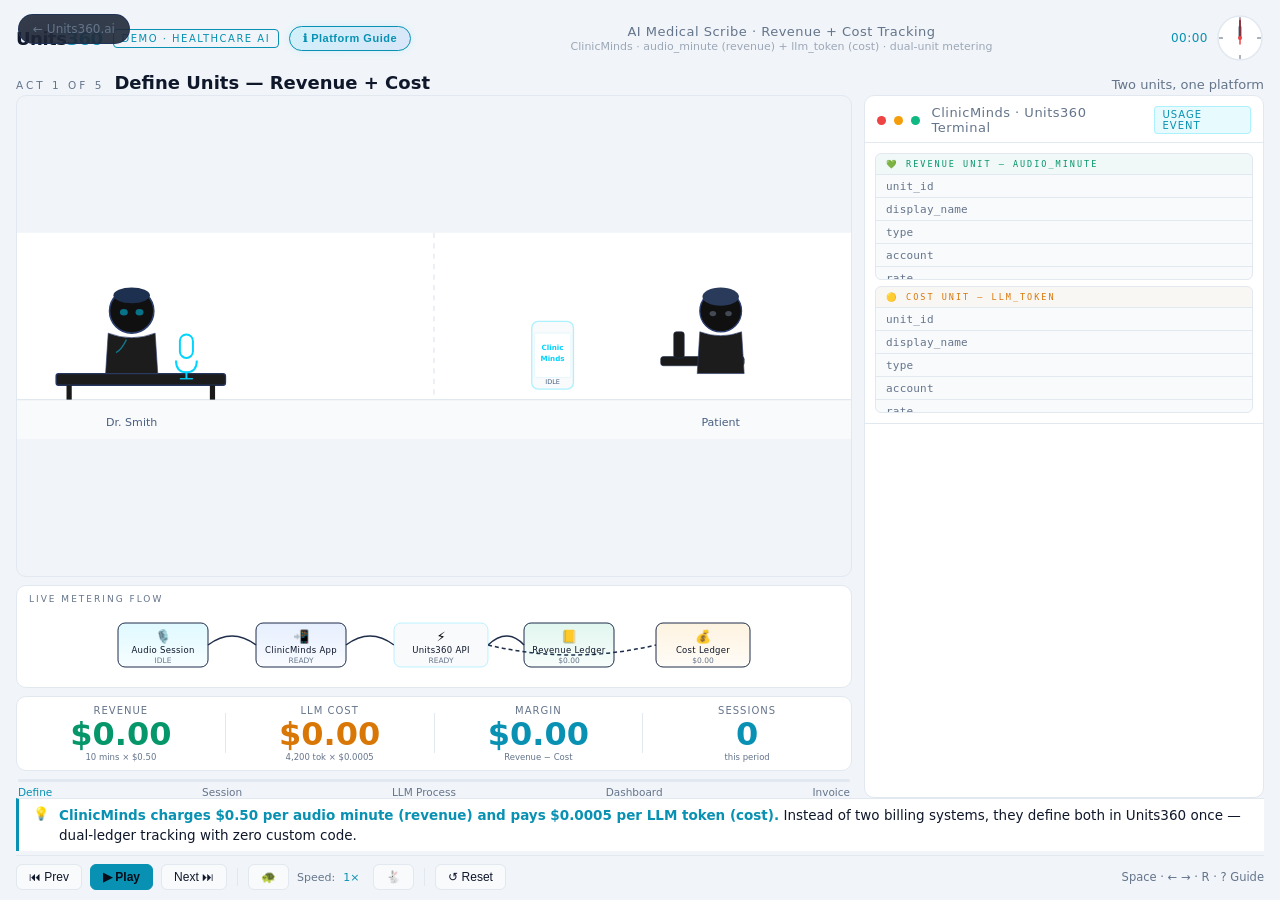
<file: units360-scribe-demo.html>
<!DOCTYPE html>
<html lang="en">
<head>
<meta charset="UTF-8"><meta name="viewport" content="width=device-width, initial-scale=1.0">
<title>Units360 · AI Medical Scribe Demo</title>
<link rel="stylesheet" href="demo-shared.css">
<style>
:root{
  --teal-dim:#0070a0;
  --purple:#8b5cf6;--purple-glow:#8b5cf633;
}
*{box-sizing:border-box;margin:0;padding:0}
html,body{width:100%;height:100%;background:var(--bg);color:var(--text);font-family:'SF Pro Display',system-ui,sans-serif;overflow:hidden;font-size:15px}
#app{display:flex;flex-direction:column;height:100vh;max-width:1280px;margin:0 auto;padding:10px 16px 0}

/* OVERLAY */
#overlay{position:fixed;inset:0;z-index:200;display:flex;flex-direction:column;align-items:center;justify-content:center;
  background:rgba(15,23,42,0.88);opacity:0;pointer-events:none;transition:opacity .35s}
#overlay.show{opacity:1;pointer-events:auto;backdrop-filter:blur(8px)}
#ov-eye{font-size:11px;letter-spacing:4px;color:var(--muted);text-transform:uppercase;margin-bottom:8px}
#ov-title{font-size:clamp(28px,5vw,52px);font-weight:800;letter-spacing:-1px;color:var(--text);text-align:center}
#ov-time{font-size:clamp(14px,2.5vw,24px);color:var(--teal);margin-top:10px;font-weight:300;letter-spacing:2px}
#ov-sub{font-size:13px;color:var(--muted);margin-top:12px;letter-spacing:1px}

/* HEADER */
#header{display:flex;align-items:center;gap:10px;padding:4px 0 8px;flex-shrink:0}
#logo{font-size:18px;font-weight:800;letter-spacing:-0.5px;color:var(--text)}
#logo span{color:var(--teal)}
#badge{font-size:10px;padding:3px 8px;border:1px solid var(--teal);border-radius:4px;color:var(--teal);letter-spacing:1.5px;text-transform:uppercase}
#header-center{flex:1;display:flex;flex-direction:column;align-items:center;gap:1px}
#demo-title{font-size:13px;color:var(--muted);letter-spacing:.5px}
#demo-sub{font-size:11px;color:var(--muted);opacity:.6}
#clock-wrap{display:flex;align-items:center;gap:8px}
#clock-label{font-size:12px;color:var(--teal);font-variant-numeric:tabular-nums;letter-spacing:.5px;min-width:56px;text-align:right}
#clock-svg{width:48px;height:48px;flex-shrink:0}

/* MAIN */
#main{display:flex;gap:12px;flex:1;min-height:0}
#left-panel{display:flex;flex-direction:column;gap:8px;flex:1.6;min-width:0}
#right-panel{display:flex;flex-direction:column;flex:1;min-width:270px;max-width:400px;background:var(--surface);border:1px solid var(--border);border-radius:10px;overflow:hidden}
#right-panel.inv-wide{max-width:none;flex:2.4;transition:flex .35s ease}

/* SCENE */
#scene-wrap{border-radius:10px;overflow:hidden;border:1px solid var(--border);flex:1;min-height:100px}
#scene-svg{width:100%;height:100%;display:block}

/* FLOW */
#flow-wrap{background:var(--surface);border:1px solid var(--border);border-radius:10px;padding:8px 12px 6px;flex-shrink:0}
#flow-label{font-size:9px;letter-spacing:2px;color:var(--muted);text-transform:uppercase;margin-bottom:5px}
#flow-svg{width:100%;display:block;height:72px}

/* METRICS */
#metrics-row{display:flex;align-items:center;gap:0;background:var(--surface);border:1px solid var(--border);border-radius:10px;padding:8px 0;flex-shrink:0}
.m-block{flex:1;display:flex;flex-direction:column;align-items:center;gap:2px;padding:0 12px}
.m-sep{width:1px;height:40px;background:var(--border)}
.m-label{font-size:10px;color:var(--muted);text-transform:uppercase;letter-spacing:1px}
.m-val{font-size:clamp(22px,2.8vw,32px);font-weight:800;font-variant-numeric:tabular-nums;line-height:1;transition:color .5s}
.m-val.green{color:var(--green)}.m-val.amber{color:var(--amber)}.m-val.teal{color:var(--teal)}
.m-sub{font-size:8.5px;color:var(--muted)}

/* PROGRESS */
#prog-wrap{flex-shrink:0;padding:0 2px}
#prog-bar{height:3px;background:var(--border);border-radius:2px;overflow:hidden}
#prog-fill{height:100%;width:0%;background:linear-gradient(90deg,var(--teal),var(--blue));border-radius:2px;transition:width .12s}
#prog-acts{display:flex;justify-content:space-between;margin-top:4px}
.p-act{font-size:10.5px;color:var(--muted);cursor:pointer;transition:color .2s}.p-act:hover,.p-act.active{color:var(--teal)}

/* TERMINAL */
#term-hdr{display:flex;align-items:center;gap:8px;padding:9px 12px 7px;border-bottom:1px solid var(--border);flex-shrink:0}
.tdot{width:9px;height:9px;border-radius:50%}
#term-title{font-size:13px;color:var(--muted);margin-left:4px;letter-spacing:.5px}
#term-badge{margin-left:auto;font-size:10px;padding:2px 7px;border-radius:4px;letter-spacing:1px;text-transform:uppercase;transition:all .4s}
#term-badge.mdt{background:#00d4ff18;color:var(--teal);border:1px solid #00d4ff40}
#term-badge.event{background:#3b82f618;color:var(--blue);border:1px solid #3b82f640}
#term-badge.dash{background:#10b98118;color:var(--green);border:1px solid #10b98140}
#term-badge.inv{background:#10b98118;color:var(--green);border:1px solid #10b98140}
#term-tabs{display:flex;border-bottom:1px solid var(--border);flex-shrink:0}
.ttab{font-size:9.5px;padding:5px 12px;color:var(--muted);letter-spacing:1px;text-transform:uppercase;cursor:pointer;border-bottom:2px solid transparent;transition:all .2s}
.ttab.active{color:var(--teal);border-bottom-color:var(--teal)}
/* #term-body replaced by new rule in new_css */

/* MDT view */
/* mdt-view replaced by mdt-always structure */
.msec{background:var(--surface2);border:1px solid var(--border);border-radius:6px;overflow:hidden}
.msec-hdr{font-size:8.5px;letter-spacing:2px;text-transform:uppercase;padding:5px 10px;border-bottom:1px solid var(--border)}
.msec-hdr.green{color:var(--green);background:#10b98108}
.msec-hdr.amber{color:var(--amber);background:#f59e0b08}
.mrow{display:flex;align-items:center;gap:6px;padding:4px 10px;border-bottom:1px solid var(--border)}
.mrow:last-child{border-bottom:none}
.mkey{font-size:11px;color:var(--muted);min-width:82px;letter-spacing:.2px}
.mval{font-size:12px;color:var(--text);flex:1;min-height:14px}
.mval .cur{display:inline-block;width:6px;height:11px;background:var(--teal);margin-left:1px;animation:blink 1s step-end infinite;vertical-align:middle}
.mval.done{color:var(--teal)}.mval.done.green{color:var(--green)}.mval.done.amber{color:var(--amber)}
@keyframes blink{0%,100%{opacity:1}50%{opacity:0}}

/* Event view */
/* event-view now in dyn-area */
#ev-dash{padding:7px 8px 5px;background:var(--surface2);border-bottom:1px solid var(--border);flex-shrink:0}
.ev-grid{display:grid;grid-template-columns:1fr 1fr;gap:4px;margin-bottom:4px}
.ev-m{background:var(--surface);border:1px solid var(--border);border-radius:6px;padding:5px 8px;transition:border-color .4s}
.ev-m-top{display:flex;align-items:center;gap:3px;margin-bottom:1px}
.ev-m-ico{font-size:10px}.ev-m-lbl{font-size:9.5px;color:var(--muted);text-transform:uppercase;letter-spacing:.4px}
.ev-m-val{font-size:24px;font-weight:800;font-variant-numeric:tabular-nums;line-height:1;transition:color .5s}
.ev-m-unit{font-size:9px;color:var(--muted);margin-top:1px}
.ev-m.rev{border-color:#10b98130}.ev-m.rev .ev-m-val{color:var(--green)}
.ev-m.cost{border-color:#f59e0b30}.ev-m.cost .ev-m-val{color:var(--amber)}
.ev-m.sess{border-color:#00d4ff30}.ev-m.sess .ev-m-val{color:var(--teal)}
.ev-m.margin{border-color:#00d4ff40}.ev-m.margin .ev-m-val{color:var(--teal)}
#ev-json-hdr{display:flex;align-items:center;gap:6px;padding:4px 10px;border-bottom:1px solid var(--border);font-size:10px;color:var(--muted);text-transform:uppercase;letter-spacing:1px;flex-shrink:0}
#event-stream{flex:1;overflow:hidden;font-size:11.5px}
.ev-block{padding:5px 10px;line-height:1.6;border-bottom:1px solid var(--border);animation:evIn .25s ease;font-size:11.5px}
.ev-block.rev-ev{border-left:2px solid #10b98150;background:#10b98106}
.ev-block.cost-ev{border-left:2px solid #f59e0b50;background:#f59e0b06}
@keyframes evIn{from{opacity:0;transform:translateY(-5px)}to{opacity:1;transform:translateY(0)}}
#ev-footer{padding:4px 10px;border-top:1px solid var(--border);font-size:10px;color:var(--muted);display:flex;gap:10px;flex-shrink:0}
.evleg{display:inline-flex;align-items:center;gap:3px}
.evleg-box{width:7px;height:7px;border-radius:1px}
.ek{color:#2563eb}.es{color:#059669}.en{color:#d97706}.eb{color:#db2777}.emuted{color:var(--muted)}

/* Dashboard view */
/* dash-view now in dyn-area */
.dash-pair{display:flex;gap:8px}
.dash-card{flex:1;background:var(--surface2);border:1px solid var(--border);border-radius:8px;padding:10px 12px}
.dash-card-lbl{font-size:9.5px;text-transform:uppercase;letter-spacing:1.5px;margin-bottom:5px}
.dash-card-lbl.green{color:var(--green)}.dash-card-lbl.amber{color:var(--amber)}.dash-card-lbl.teal{color:var(--teal)}
.dash-card-val{font-size:30px;font-weight:800;font-variant-numeric:tabular-nums;line-height:1}
.dash-card-val.green{color:var(--green)}.dash-card-val.amber{color:var(--amber)}
.dash-card-det{font-size:10.5px;color:var(--muted);margin-top:3px}
.dash-margin{background:linear-gradient(135deg,#00d4ff0a,#10b9810a);border:1px solid #00d4ff30;border-radius:8px;padding:12px;text-align:center}
.dash-margin-lbl{font-size:10px;text-transform:uppercase;letter-spacing:2px;color:var(--teal);margin-bottom:4px}
.dash-margin-val{font-size:42px;font-weight:900;color:var(--teal);font-variant-numeric:tabular-nums}
.dash-margin-sub{font-size:11px;color:var(--muted);margin-top:3px}
.dash-sid{font-size:10.5px;color:var(--muted);background:var(--surface2);border:1px solid var(--border);border-radius:4px;padding:4px 8px;font-family:'SF Mono','Fira Code',monospace;text-align:center;letter-spacing:.3px}
.dash-equation{display:flex;align-items:center;justify-content:center;gap:8px;font-size:13px;color:var(--muted);background:var(--surface2);border:1px solid var(--border);border-radius:6px;padding:6px}
.dash-eq-val{font-weight:700}.dash-eq-val.green{color:var(--green)}.dash-eq-val.amber{color:var(--amber)}.dash-eq-val.teal{color:var(--teal)}

/* Invoice view */
/* inv-view now in dyn-area */
.inv-line{font-size:12px;line-height:1.6;white-space:pre;animation:evIn .2s ease}

/* COMMENTARY */
#commentary{display:flex;align-items:flex-start;gap:10px;padding:6px 14px;background:var(--surface);border-top:1px solid var(--border);border-left:3px solid var(--teal);flex-shrink:0;min-height:36px;transition:border-color .4s}
#commentary.amber{border-left-color:var(--amber)}#commentary.green{border-left-color:var(--green)}
#com-icon{font-size:13px;flex-shrink:0;margin-top:1px}
#com-text{font-size:13.5px;color:var(--text);line-height:1.5;flex:1}
#com-text strong{color:var(--teal)}
#commentary.amber #com-text strong{color:var(--amber)}
#commentary.green #com-text strong{color:var(--green)}

/* ACT HEADER */
#act-hdr{display:flex;align-items:baseline;gap:10px;flex-shrink:0;padding:2px 0}
#act-eye{font-size:10.5px;letter-spacing:3px;color:var(--muted);text-transform:uppercase}
#act-title{font-size:18px;font-weight:700;color:var(--text);transition:color .4s}
#act-title.amber{color:var(--amber)}#act-title.green{color:var(--green)}
#act-desc{font-size:13px;color:var(--muted);margin-left:auto}

/* CONTROLS */
#controls{display:flex;align-items:center;gap:8px;padding:8px 0 10px;flex-shrink:0;border-top:1px solid var(--border);margin-top:4px}
.cbtn{background:var(--surface2);border:1px solid var(--border);color:var(--text);border-radius:6px;padding:5px 12px;font-size:12px;cursor:pointer;transition:all .15s;white-space:nowrap}
.cbtn:hover{border-color:var(--teal);color:var(--teal)}.cbtn:active{transform:scale(.97)}
#btn-play{background:var(--teal);border-color:var(--teal);color:#070c18;font-weight:600;min-width:62px}
#btn-play:hover{background:#00b8e0}
#spd-lbl{font-size:11px;color:var(--muted)}.spd-v{font-size:11px;color:var(--teal);min-width:22px}
.csep{width:1px;height:18px;background:var(--border);margin:0 2px}
#kbd-hint{font-size:11.5px;color:var(--muted);margin-left:auto}

/* PLATFORM GUIDE BTN */
#btn-guide{background:linear-gradient(135deg,#00d4ff22,#3b82f622);border:1px solid var(--teal);
  border-radius:20px;color:var(--teal);font-size:11px;font-weight:700;padding:5px 13px;
  cursor:pointer;letter-spacing:.5px;white-space:nowrap;transition:all .2s;box-shadow:0 0 10px #00d4ff22}
#btn-guide:hover{background:var(--teal);color:#070c18;box-shadow:0 0 18px #00d4ff55}
#btn-guide:active{transform:scale(.97)}

/* INFO DRAWER */
#info-back{position:fixed;inset:0;z-index:205;background:rgba(4,8,18,.65);backdrop-filter:blur(3px);opacity:0;pointer-events:none;transition:opacity .3s}
#info-back.show{opacity:1;pointer-events:auto}
#info-drawer{position:fixed;top:0;right:0;bottom:0;width:420px;max-width:96vw;z-index:210;
  background:var(--surface);border-left:1px solid var(--border);transform:translateX(100%);transition:transform .38s cubic-bezier(.4,0,.2,1);display:flex;flex-direction:column;overflow:hidden}
#info-drawer.open{transform:translateX(0)}
#dr-hdr{display:flex;align-items:center;gap:10px;padding:16px 18px 14px;border-bottom:1px solid var(--border);flex-shrink:0;background:linear-gradient(135deg,var(--surface2),var(--surface))}
#dr-logo{font-size:16px;font-weight:800;color:var(--text)}#dr-logo span{color:var(--teal)}
#dr-sub{font-size:10px;color:var(--muted);letter-spacing:1px;text-transform:uppercase;margin-top:1px}
#dr-close{margin-left:auto;width:28px;height:28px;border-radius:6px;background:var(--surface2);border:1px solid var(--border);color:var(--muted);font-size:16px;cursor:pointer;display:flex;align-items:center;justify-content:center;transition:all .2s}
#dr-close:hover{background:var(--border);color:var(--text)}
#dr-nav{display:flex;flex-wrap:wrap;gap:6px;padding:10px 16px;border-bottom:1px solid var(--border);flex-shrink:0}
.dpill{font-size:8.5px;padding:3px 8px;border-radius:12px;background:var(--surface2);color:var(--muted);cursor:pointer;letter-spacing:.5px;text-transform:uppercase;transition:all .15s;border:1px solid var(--border)}
.dpill:hover{background:var(--border);color:var(--text)}.dpill.active{background:var(--teal-glow);color:var(--teal);border-color:var(--teal)}
#dr-body{flex:1;overflow-y:auto;padding:16px;display:flex;flex-direction:column;gap:0;scroll-behavior:smooth}
#dr-body::-webkit-scrollbar{width:4px}#dr-body::-webkit-scrollbar-thumb{background:var(--border);border-radius:2px}
.dsec{padding:16px 0;border-bottom:1px solid var(--border)}.dsec:last-child{border-bottom:none;padding-bottom:6px}
.dsec-ey{font-size:8px;letter-spacing:3px;color:var(--teal);text-transform:uppercase;margin-bottom:5px;opacity:.7}
.dsec-ttl{font-size:15px;font-weight:700;color:var(--text);margin-bottom:9px;display:flex;align-items:center;gap:7px}
.dsec-ico{font-size:17px}
.dsec-body{font-size:12.5px;color:var(--muted);line-height:1.7;display:flex;flex-direction:column;gap:7px}
.dsec-body p{margin:0}.dsec-body strong{color:var(--text);font-weight:600}.dsec-body em{color:var(--teal);font-style:normal}
.dft{background:var(--surface2);border:1px solid var(--border);border-radius:6px;overflow:hidden;margin-top:3px}
.dfr{display:flex;padding:5px 10px;border-bottom:1px solid var(--border);align-items:flex-start;gap:10px;font-size:10.5px}
.dfr:last-child{border-bottom:none}
.dfk{color:var(--teal);min-width:100px;font-family:'SF Mono','Fira Code',monospace;font-size:9.5px;flex-shrink:0;margin-top:1px}
.dfv{color:var(--muted);line-height:1.5}.dfv strong{color:var(--text)}
.dflow{display:flex;align-items:center;gap:5px;flex-wrap:wrap;margin:6px 0;padding:9px 10px;background:var(--surface2);border:1px solid var(--border);border-radius:6px;font-size:10.5px}
.dfn{padding:3px 9px;border-radius:4px;background:var(--surface2);border:1px solid var(--border);color:var(--text);text-align:center;font-size:9.5px;line-height:1.4}
.dfn.hi{background:#00d4ff15;border:1px solid #00d4ff40;color:var(--teal)}.dfa{color:var(--muted);font-size:13px}
.dtags{display:flex;flex-wrap:wrap;gap:4px;margin-top:5px}
.dtag{font-size:8.5px;padding:2px 7px;border-radius:10px;letter-spacing:.4px}
.dtag.teal{background:#00d4ff15;color:var(--teal);border:1px solid #00d4ff30}
.dtag.blue{background:#3b82f615;color:var(--blue);border:1px solid #3b82f630}
.dtag.green{background:#10b98115;color:var(--green);border:1px solid #10b98130}
.dtag.amber{background:#f59e0b15;color:var(--amber);border:1px solid #f59e0b30}
.dcode{background:var(--surface2);border:1px solid var(--border);border-radius:5px;padding:9px 11px;font-family:'SF Mono','Fira Code',monospace;font-size:9.5px;line-height:1.6;color:#2563eb;overflow-x:auto;margin-top:5px}
.dcode .ck{color:#2563eb}.dcode .cv{color:#059669}.dcode .cn{color:#d97706}.dcode .cc{color:var(--muted)}
.dcallout{background:linear-gradient(135deg,#00d4ff08,#3b82f608);border:1px solid #00d4ff25;border-radius:6px;padding:9px 11px;font-size:10.5px;color:var(--muted);line-height:1.6;margin-top:5px}
.dcallout strong{color:var(--teal)}
.pulse-dot{width:6px;height:6px;border-radius:50%;background:var(--green);animation:pls 1s ease infinite}
@keyframes pls{0%,100%{opacity:1;transform:scale(1)}50%{opacity:.4;transform:scale(.8)}}

/* LEFT PANEL INVOICE CARD */
#left-inv{background:var(--surface);border:1px solid var(--border);border-radius:10px;padding:12px 14px;flex-shrink:0;display:none;animation:invIn .5s ease}
#left-inv.show{display:block}
@keyframes invIn{from{opacity:0;transform:translateY(6px)}to{opacity:1;transform:translateY(0)}}
.li-hdr{display:flex;justify-content:space-between;align-items:center;margin-bottom:10px}
.li-title{font-size:10px;text-transform:uppercase;letter-spacing:2px;color:var(--green);font-weight:700}
.li-badge{background:#10b98120;color:var(--green);padding:2px 9px;border-radius:10px;font-size:9px;font-weight:700;border:1px solid #10b98140;letter-spacing:.5px}
.li-rows{display:flex;flex-direction:column;gap:3px;margin-bottom:8px}
.li-row{display:flex;justify-content:space-between;align-items:center;font-size:11.5px}
.li-row-k{color:var(--muted)}.li-row-v{font-weight:600}
.li-divider{height:1px;background:var(--border);margin:5px 0}
.li-totals{display:grid;grid-template-columns:1fr 1fr 1fr;gap:6px}
.li-tot{background:var(--surface2);border-radius:7px;padding:7px 8px;text-align:center}
.li-tot.teal-card{background:linear-gradient(135deg,#00d4ff0a,#10b9810a);border:1px solid #00d4ff30}
.li-tot-lbl{font-size:8.5px;text-transform:uppercase;letter-spacing:1px;color:var(--muted);margin-bottom:2px}
.li-tot-val{font-size:20px;font-weight:800;font-variant-numeric:tabular-nums;line-height:1}
.li-tot-val.green{color:var(--green)}.li-tot-val.amber{color:var(--amber)}.li-tot-val.teal{color:var(--teal)}

/* ACT FLASH (replaces overlay) */
@keyframes actFlash{0%,15%{background:rgba(0,212,255,0.10);box-shadow:inset 0 0 0 1px rgba(0,212,255,0.2);border-radius:6px}100%{background:transparent;box-shadow:none}}
#act-hdr.flash{animation:actFlash 1.4s ease forwards}

/* MDT ALWAYS-VISIBLE */
#term-body{flex:1;overflow:hidden;display:flex;flex-direction:column;font-family:'SF Mono','Fira Code',monospace;font-size:11.5px}
#mdt-always{flex-shrink:0;border-bottom:1px solid var(--border);overflow:hidden;transition:max-height .4s ease}
#mdt-full{padding:10px;display:flex;flex-direction:column;gap:6px;overflow-y:auto;max-height:280px}
#mdt-compact{padding:6px 10px;display:none;flex-direction:column;gap:4px}
.mc-chip{font-size:10.5px;padding:5px 10px;border-radius:5px;font-family:'SF Mono','Fira Code',monospace;letter-spacing:.2px;display:flex;align-items:center;gap:6px}
.mc-chip.green{background:#10b98110;border:1px solid #10b98135;color:var(--green)}
.mc-chip.amber{background:#f59e0b10;border:1px solid #f59e0b35;color:var(--amber)}
.mc-chip-key{color:var(--muted);font-size:9.5px}

/* DYNAMIC AREA */
#dyn-area{flex:1;min-height:0;overflow:hidden;position:relative}
#event-view,#dash-view,#inv-view{position:absolute;inset:0;overflow:hidden}

/* INVOICE DOCUMENT */
.inv-doc{background:var(--surface);border:1px solid var(--border);border-radius:8px;overflow:hidden;font-family:'SF Pro Display',system-ui,sans-serif;font-size:11.5px;height:100%;display:flex;flex-direction:column}
.inv-lh{display:flex;justify-content:space-between;align-items:flex-start;padding:14px 20px 12px;background:linear-gradient(135deg,#10b98112,#00d4ff08);border-bottom:1px solid var(--border)}
.inv-logo-txt{font-size:17px;font-weight:800;color:var(--text);letter-spacing:-0.5px}
.inv-logo-txt span{color:var(--teal)}
.inv-tagline{font-size:8.5px;color:var(--muted);letter-spacing:.5px;margin-top:1px}
.inv-lh-right{text-align:right}
.inv-doc-label{font-size:8px;letter-spacing:3px;text-transform:uppercase;color:var(--muted)}
.inv-doc-num{font-size:11px;font-weight:700;color:var(--green);font-family:'SF Mono','Fira Code',monospace;margin-top:2px}
.inv-meta{display:flex;border-bottom:1px solid var(--border)}
.inv-meta-cell{flex:1;padding:7px 16px;border-right:1px solid var(--border);display:flex;flex-direction:column;gap:1px}
.inv-meta-cell:last-child{border-right:none}
.inv-meta-lbl{font-size:7.5px;text-transform:uppercase;letter-spacing:1px;color:var(--muted)}
.inv-meta-val{font-size:10.5px;font-weight:600;color:var(--text)}
.inv-meta-val.mono{font-family:'SF Mono','Fira Code',monospace;font-size:9.5px;color:var(--teal)}
.inv-meta-val.sent{color:var(--green)}
.inv-parties{display:grid;grid-template-columns:1fr 1fr;border-bottom:1px solid var(--border)}
.inv-party{padding:9px 16px;border-right:1px solid var(--border)}
.inv-party:last-child{border-right:none}
.inv-party-lbl{font-size:7.5px;text-transform:uppercase;letter-spacing:1.5px;color:var(--muted);margin-bottom:3px}
.inv-party-name{font-size:12px;font-weight:700;color:var(--text)}
.inv-party-sub{font-size:9.5px;color:var(--muted);margin-top:1px}
.inv-table{width:100%;border-collapse:collapse;font-size:10.5px}
.inv-table thead tr{background:var(--surface2);border-bottom:1px solid var(--border)}
.inv-table th{padding:6px 16px;text-align:left;font-size:8px;text-transform:uppercase;letter-spacing:1px;color:var(--muted);font-weight:600}
.inv-table th:last-child,.inv-table td:last-child{text-align:right}
.inv-table td{padding:8px 16px;border-bottom:1px solid var(--border)}
.inv-rev-row td{color:var(--text)}
.inv-rev-row td:last-child{color:var(--green);font-weight:700;font-size:13px}
.inv-rev-row td small{display:block;font-size:8.5px;color:var(--muted);margin-top:1px}
.inv-cost-note-row td{font-size:9.5px;color:var(--muted);background:var(--surface2);font-style:italic}
.inv-cost-note-row td:last-child{color:var(--amber);font-weight:600;font-style:normal}
.inv-totals{padding:10px 18px;flex-shrink:0}
.inv-t-row{display:flex;justify-content:space-between;font-size:11px;padding:2px 0}
.inv-t-row span:first-child{color:var(--muted)}
.inv-t-green{color:var(--green);font-weight:600}
.inv-t-amber{color:var(--amber);font-weight:600}
.inv-t-final{display:flex;justify-content:space-between;align-items:center;font-size:14px;font-weight:800;padding:7px 0 4px;margin-top:3px;border-top:1px solid var(--border)}
.inv-t-final span:first-child{color:var(--text)}
.inv-t-teal{color:var(--teal)}
.inv-t-pct{font-size:9px;font-weight:500;color:var(--muted);margin-left:6px}
.inv-footer{padding:7px 18px;background:var(--surface2);border-top:1px solid var(--border);font-size:8.5px;color:var(--muted);font-family:'SF Mono','Fira Code',monospace;margin-top:auto}
.inv-footer span{color:var(--teal)}
@keyframes invRowIn{from{opacity:0;transform:translateX(-6px)}to{opacity:1;transform:translateX(0)}}
.inv-reveal{animation:invRowIn .3s ease forwards}
</style>
</head>
<body>

<a href="index.html" style="position:fixed;top:14px;left:18px;z-index:9999;display:inline-flex;align-items:center;gap:6px;padding:7px 14px;border-radius:100px;background:rgba(13,21,38,0.82);backdrop-filter:blur(16px);border:1px solid rgba(30,48,88,0.9);color:#64748b;font-family:system-ui,sans-serif;font-size:12px;font-weight:500;text-decoration:none;transition:color .2s,border-color .2s;" onmouseover="this.style.color='#e0f2fe';this.style.borderColor='#00d4ff'" onmouseout="this.style.color='#64748b';this.style.borderColor='rgba(30,48,88,0.9)'">← Units360.ai</a>

<div id="overlay">
  <div id="ov-eye">Units360 · AI Medical Scribe</div>
  <div id="ov-title"></div>
  <div id="ov-time"></div>
  <div id="ov-sub"></div>
</div>

<div id="app">

<div id="header">
  <div id="logo">Units<span>360</span></div>
  <div id="badge">Demo · Healthcare AI</div>
  <button id="btn-guide">ℹ Platform Guide</button>
  <div id="header-center">
    <div id="demo-title">AI Medical Scribe · Revenue + Cost Tracking</div>
    <div id="demo-sub">ClinicMinds · audio_minute (revenue) + llm_token (cost) · dual-unit metering</div>
  </div>
  <div id="clock-wrap">
    <div id="clock-label">00:00</div>
    <svg id="clock-svg" viewBox="0 0 48 48">
      <circle cx="24" cy="24" r="22" fill="var(--surface)" stroke="var(--border)" stroke-width="1.5"/>
      <g stroke="#2a3f5f" stroke-width=".8"><line x1="24" y1="3" x2="24" y2="7"/><line x1="24" y1="41" x2="24" y2="45"/><line x1="3" y1="24" x2="7" y2="24"/><line x1="41" y1="24" x2="45" y2="24"/></g>
      <line id="hand-h" x1="24" y1="24" x2="24" y2="13" stroke="#64748b" stroke-width="3" stroke-linecap="round"/>
      <line id="hand-m" x1="24" y1="24" x2="24" y2="7" stroke="var(--text)" stroke-width="1.8" stroke-linecap="round"/>
      <line id="hand-s" x1="24" y1="24" x2="24" y2="5" stroke="#ef4444" stroke-width="1" stroke-linecap="round"/>
      <line id="hand-st" x1="24" y1="24" x2="24" y2="30" stroke="#ef4444" stroke-width="1.5" stroke-linecap="round"/>
      <circle cx="24" cy="24" r="2" fill="#ef4444"/>
    </svg>
  </div>
</div>

<div id="act-hdr">
  <div id="act-eye">ACT 1 OF 5</div>
  <div id="act-title">Define Units — Revenue + Cost</div>
  <div id="act-desc">Two units, one platform</div>
</div>

<div id="main">
<div id="left-panel">

  <!-- Scene -->
  <div id="scene-wrap">
    <svg id="scene-svg" viewBox="0 0 640 158" xmlns="http://www.w3.org/2000/svg" preserveAspectRatio="xMidYMid meet">
      <defs>
        <radialGradient id="sg-green" cx="50%" cy="50%" r="50%"><stop offset="0%" stop-color="#10b981" stop-opacity=".5"/><stop offset="100%" stop-color="#10b981" stop-opacity="0"/></radialGradient>
        <radialGradient id="sg-amber" cx="50%" cy="50%" r="50%"><stop offset="0%" stop-color="#f59e0b" stop-opacity=".4"/><stop offset="100%" stop-color="#f59e0b" stop-opacity="0"/></radialGradient>
        <filter id="glow-f"><feGaussianBlur stdDeviation="3" result="b"/><feMerge><feMergeNode in="b"/><feMergeNode in="SourceGraphic"/></feMerge></filter>
        <filter id="glow-sm"><feGaussianBlur stdDeviation="2" result="b"/><feMerge><feMergeNode in="b"/><feMergeNode in="SourceGraphic"/></feMerge></filter>
      </defs>
      <!-- Background -->
      <rect width="640" height="158" fill="var(--surface)"/>
      <!-- Floor -->
      <rect x="0" y="128" width="640" height="30" fill="var(--surface2)"/>
      <line x1="0" y1="128" x2="640" y2="128" stroke="var(--border)" stroke-width="1"/>
      <!-- Room divider -->
      <line x1="320" y1="0" x2="320" y2="128" stroke="var(--border)" stroke-width="1" stroke-dasharray="4,4"/>

      <!-- === DOCTOR SIDE (left) === -->
      <!-- Exam desk -->
      <rect x="30" y="108" width="130" height="9" rx="2" fill="#1c1c1c" stroke="#243660" stroke-width="1"/>
      <rect x="38" y="117" width="4" height="11" fill="#1a1a1a"/>
      <rect x="148" y="117" width="4" height="11" fill="#1a1a1a"/>
      <!-- Doctor: head -->
      <circle cx="88" cy="60" r="17" fill="#101010" stroke="#2d4070" stroke-width="1.2"/>
      <!-- Hair -->
      <ellipse cx="88" cy="48" rx="14" ry="6" fill="#1e3050"/>
      <!-- Eyes -->
      <ellipse cx="82" cy="61" rx="3" ry="2.5" fill="#00d4ff" opacity=".5"/>
      <ellipse cx="94" cy="61" rx="3" ry="2.5" fill="#00d4ff" opacity=".5"/>
      <!-- Coat/torso -->
      <path d="M 70 77 Q 88 84 106 77 L 108 108 L 68 108 Z" fill="#e2e8f0" opacity=".15"/>
      <path d="M 70 77 Q 88 84 106 77 L 108 108 L 68 108 Z" fill="#1c1c1c" stroke="#2d4070" stroke-width=".5"/>
      <!-- Stethoscope hint -->
      <path d="M 84 82 Q 80 90 76 92" stroke="#00d4ff" stroke-width="1" fill="none" opacity=".5"/>
      <!-- Label -->
      <text x="88" y="148" text-anchor="middle" fill="#4a6080" font-size="8.5" font-family="system-ui">Dr. Smith</text>
      <!-- Microphone (on desk) -->
      <g transform="translate(130,92)">
        <rect x="-5" y="-14" width="10" height="18" rx="5" fill="none" stroke="#00d4ff" stroke-width="1.5"/>
        <path d="M-8 6 Q-8 15 0 15 Q8 15 8 6" fill="none" stroke="#00d4ff" stroke-width="1.5"/>
        <line x1="0" y1="15" x2="0" y2="20" stroke="#00d4ff" stroke-width="1.5"/>
        <line x1="-5" y1="20" x2="5" y2="20" stroke="#00d4ff" stroke-width="1"/>
      </g>
      <circle id="mic-dot" cx="130" cy="77" r="3" fill="#10b981" opacity="0" filter="url(#glow-sm)"/>

      <!-- === PATIENT SIDE (right) === -->
      <!-- Chair -->
      <rect x="494" y="95" width="64" height="7" rx="2" fill="#1a1a1a" stroke="#1e2d4a" stroke-width=".5"/>
      <rect x="504" y="76" width="8" height="20" rx="2" fill="#1a1a1a" stroke="#1e2d4a" stroke-width=".5"/>
      <!-- Patient: head -->
      <circle cx="540" cy="60" r="16" fill="#101010" stroke="#2d4070" stroke-width="1"/>
      <!-- Hair -->
      <ellipse cx="540" cy="49" rx="14" ry="7" fill="#2a3a5a"/>
      <!-- Eyes -->
      <ellipse cx="534" cy="62" rx="2.5" ry="2" fill="#94a3b8" opacity=".4"/>
      <ellipse cx="546" cy="62" rx="2.5" ry="2" fill="#94a3b8" opacity=".4"/>
      <!-- Body -->
      <path d="M 524 76 Q 540 82 556 76 L 558 108 L 522 108 Z" fill="#1c1c1c" stroke="#2d4070" stroke-width=".5"/>
      <!-- Label -->
      <text x="540" y="148" text-anchor="middle" fill="#4a6080" font-size="8.5" font-family="system-ui">Patient</text>

      <!-- === WAVEFORM / RECORDING PANEL (center) === -->
      <g id="wave-group" opacity="0">
        <rect x="185" y="44" width="270" height="68" rx="8" fill="var(--surface2)" stroke="var(--border)" stroke-width="1"/>
        <!-- REC indicator -->
        <circle id="rec-dot" cx="202" cy="56" r="4" fill="#ef4444" opacity="0"/>
        <text id="rec-text" x="212" y="60" fill="#ef4444" font-size="8" font-family="system-ui" opacity="0">REC</text>
        <!-- Session timer -->
        <text id="sess-timer" x="448" y="60" text-anchor="end" fill="#00d4ff" font-size="9" font-family="'SF Mono','Fira Code',monospace" opacity=".8">00:00</text>
        <!-- Waveform bars (center, animated) -->
        <rect id="wv0" x="216" y="78" width="7" height="2" rx="2" fill="#00d4ff" opacity=".8"/>
        <rect id="wv1" x="228" y="78" width="7" height="2" rx="2" fill="#00d4ff" opacity=".9"/>
        <rect id="wv2" x="240" y="78" width="7" height="2" rx="2" fill="#00d4ff"/>
        <rect id="wv3" x="252" y="78" width="7" height="2" rx="2" fill="#00d4ff" opacity=".9"/>
        <rect id="wv4" x="264" y="78" width="7" height="2" rx="2" fill="#00d4ff" opacity=".8"/>
        <rect id="wv5" x="276" y="78" width="7" height="2" rx="2" fill="#10b981" opacity=".8"/>
        <rect id="wv6" x="288" y="78" width="7" height="2" rx="2" fill="#10b981" opacity=".9"/>
        <rect id="wv7" x="300" y="78" width="7" height="2" rx="2" fill="#10b981"/>
        <rect id="wv8" x="312" y="78" width="7" height="2" rx="2" fill="#10b981" opacity=".9"/>
        <rect id="wv9" x="324" y="78" width="7" height="2" rx="2" fill="#10b981" opacity=".8"/>
        <!-- Audio file info -->
        <text id="audio-info" x="376" y="82" fill="#64748b" font-size="8.5" font-family="system-ui" text-anchor="middle">SCR-2024-06-21-001</text>
        <text id="audio-mins" x="376" y="96" fill="#00d4ff" font-size="10" font-family="'SF Mono','Fira Code',monospace" text-anchor="middle" font-weight="600">0:00 min</text>
      </g>

      <!-- === CLINICMINS APP PHONE === -->
      <g transform="translate(395,68)">
        <rect x="0" y="0" width="32" height="52" rx="5" fill="var(--surface2)" stroke="#00d4ff50" stroke-width="1"/>
        <rect x="2" y="9" width="28" height="34" rx="1" fill="var(--surface)" stroke="#00d4ff25" stroke-width=".5"/>
        <!-- App branding -->
        <text x="16" y="22" text-anchor="middle" fill="#00d4ff" font-size="5.5" font-family="system-ui" font-weight="700">Clinic</text>
        <text x="16" y="30" text-anchor="middle" fill="#00d4ff" font-size="5.5" font-family="system-ui" font-weight="700">Minds</text>
        <!-- API call status -->
        <rect id="app-api-bar" x="3" y="36" width="0" height="4" rx="2" fill="#10b981"/>
        <text id="app-status" x="16" y="48" text-anchor="middle" fill="#4a6080" font-size="5" font-family="system-ui">IDLE</text>
      </g>

      <!-- === LLM CLOUD (act 3, hidden initially) === -->
      <g id="llm-group" opacity="0">
        <!-- Cloud outline -->
        <ellipse cx="480" cy="26" rx="44" ry="20" fill="var(--surface2)" stroke="#8b5cf650" stroke-width="1"/>
        <ellipse cx="460" cy="22" rx="18" ry="12" fill="var(--surface2)" stroke="#8b5cf640" stroke-width="1"/>
        <ellipse cx="500" cy="20" rx="14" ry="10" fill="var(--surface2)" stroke="#8b5cf640" stroke-width="1"/>
        <text x="480" y="29" text-anchor="middle" fill="#8b5cf6" font-size="9" font-family="system-ui" font-weight="700">GPT-4</text>
        <text id="llm-tok-text" x="480" y="40" text-anchor="middle" fill="#8b5cf6" font-size="7.5" font-family="'SF Mono','Fira Code',monospace" opacity=".7"></text>
        <!-- Glow -->
        <ellipse cx="480" cy="24" rx="44" ry="20" fill="url(#sg-amber)" opacity=".4"/>
      </g>

      <!-- === PACKET (act 3 animation) === -->
      <circle id="pkt-dot" cx="415" cy="36" r="5" fill="#8b5cf6" opacity="0" filter="url(#glow-f)"/>
      <circle id="pkt-trail" cx="415" cy="36" r="3" fill="#8b5cf6" opacity="0"/>

      <!-- Scene particle container -->
      <g id="scene-ptcls"></g>
    </svg>
  </div>

  <!-- Flow -->
  <div id="flow-wrap">
    <div id="flow-label">Live Metering Flow</div>
    <svg id="flow-svg" viewBox="0 0 640 72" xmlns="http://www.w3.org/2000/svg">
      <defs>
        <linearGradient id="ng-teal" x1="0" y1="0" x2="0" y2="1"><stop offset="0%" stop-color="#00d4ff20"/><stop offset="100%" stop-color="#00d4ff08"/></linearGradient>
        <linearGradient id="ng-blue" x1="0" y1="0" x2="0" y2="1"><stop offset="0%" stop-color="#3b82f620"/><stop offset="100%" stop-color="#3b82f608"/></linearGradient>
        <linearGradient id="ng-green" x1="0" y1="0" x2="0" y2="1"><stop offset="0%" stop-color="#10b98120"/><stop offset="100%" stop-color="#10b98108"/></linearGradient>
        <linearGradient id="ng-amber" x1="0" y1="0" x2="0" y2="1"><stop offset="0%" stop-color="#f59e0b20"/><stop offset="100%" stop-color="#f59e0b08"/></linearGradient>
      </defs>
      <!-- Paths: Audio→App, App→API, API→RevLedger, API→CostLedger -->
      <path id="fp0" d="M 94 36 Q 118 18 142 36" fill="none" stroke="#1e2d4a" stroke-width="1.5"/>
      <path id="fp1" d="M 232 36 Q 256 18 280 36" fill="none" stroke="#1e2d4a" stroke-width="1.5"/>
      <path id="fp2" d="M 374 36 Q 393 18 410 36" fill="none" stroke="#1e2d4a" stroke-width="1.5"/>
      <path id="fp3" d="M 374 36 Q 458 56 542 36" fill="none" stroke="#1e2d4a" stroke-width="1.5" stroke-dasharray="4,3"/>
      <!-- Node 1: Audio Session -->
      <rect x="4" y="14" width="90" height="44" rx="7" fill="url(#ng-teal)" stroke="#1e2d4a" stroke-width="1"/>
      <text x="49" y="32" font-size="13" text-anchor="middle">🎙️</text>
      <text x="49" y="44" font-size="8.5" fill="var(--text)" text-anchor="middle" letter-spacing=".3">Audio Session</text>
      <text id="fn1-sub" x="49" y="54" font-size="7.5" fill="#64748b" text-anchor="middle">IDLE</text>
      <!-- Node 2: ClinicMinds App -->
      <rect x="142" y="14" width="90" height="44" rx="7" fill="url(#ng-blue)" stroke="#1e2d4a" stroke-width="1"/>
      <text x="187" y="32" font-size="13" text-anchor="middle">📲</text>
      <text x="187" y="44" font-size="8.5" fill="var(--text)" text-anchor="middle" letter-spacing=".3">ClinicMinds App</text>
      <text id="fn2-sub" x="187" y="54" font-size="7.5" fill="#64748b" text-anchor="middle">READY</text>
      <!-- Node 3: Units360 API -->
      <rect x="280" y="14" width="94" height="44" rx="7" fill="var(--surface2)" stroke="#00d4ff40" stroke-width="1"/>
      <text x="327" y="32" font-size="13" text-anchor="middle">⚡</text>
      <text x="327" y="44" font-size="8.5" fill="var(--text)" text-anchor="middle" letter-spacing=".3">Units360 API</text>
      <text id="fn3-sub" x="327" y="54" font-size="7.5" fill="#64748b" text-anchor="middle">READY</text>
      <!-- Node 4: Revenue Ledger -->
      <rect x="410" y="14" width="90" height="44" rx="7" fill="url(#ng-green)" stroke="#1e2d4a" stroke-width="1"/>
      <text x="455" y="32" font-size="13" text-anchor="middle">📒</text>
      <text x="455" y="44" font-size="8.5" fill="var(--text)" text-anchor="middle" letter-spacing=".3">Revenue Ledger</text>
      <text id="fn4-sub" x="455" y="54" font-size="7.5" fill="#64748b" text-anchor="middle">$0.00</text>
      <!-- Node 5: Cost Ledger -->
      <rect x="542" y="14" width="94" height="44" rx="7" fill="url(#ng-amber)" stroke="#1e2d4a" stroke-width="1"/>
      <text x="589" y="32" font-size="13" text-anchor="middle">💰</text>
      <text x="589" y="44" font-size="8.5" fill="var(--text)" text-anchor="middle" letter-spacing=".3">Cost Ledger</text>
      <text id="fn5-sub" x="589" y="54" font-size="7.5" fill="#64748b" text-anchor="middle">$0.00</text>
      <!-- Particle layer -->
      <g id="flow-ptcls"></g>
    </svg>
  </div>

  <!-- Metrics -->
  <div id="metrics-row">
    <div class="m-block">
      <div class="m-label">Revenue</div>
      <div class="m-val green" id="m-rev">$0.00</div>
      <div class="m-sub">10 mins × $0.50</div>
    </div>
    <div class="m-sep"></div>
    <div class="m-block">
      <div class="m-label">LLM Cost</div>
      <div class="m-val amber" id="m-cost">$0.00</div>
      <div class="m-sub">4,200 tok × $0.0005</div>
    </div>
    <div class="m-sep"></div>
    <div class="m-block">
      <div class="m-label">Margin</div>
      <div class="m-val teal" id="m-margin">$0.00</div>
      <div class="m-sub" id="m-margin-sub">Revenue − Cost</div>
    </div>
    <div class="m-sep"></div>
    <div class="m-block">
      <div class="m-label">Sessions</div>
      <div class="m-val teal" id="m-sessions">0</div>
      <div class="m-sub">this period</div>
    </div>
  </div>


  <!-- Invoice summary card (Acts 4-5) -->
  <div id="left-inv">
    <div class="li-hdr">
      <div class="li-title">🧾 Invoice · SCR-2024-06-21</div>
      <span class="li-badge">✓ SENT</span>
    </div>
    <div class="li-rows">
      <div class="li-row"><span class="li-row-k">Provider</span><span class="li-row-v">ClinicMinds Inc.</span></div>
      <div class="li-row"><span class="li-row-k">Customer</span><span class="li-row-v">General Hospital</span></div>
      <div class="li-row"><span class="li-row-k">Session ID</span><span class="li-row-v" style="font-family:monospace;font-size:10px;color:var(--teal)">SCR-2024-06-21-001</span></div>
      <div class="li-divider"></div>
      <div class="li-row"><span class="li-row-k">Audio: 10 min × $0.50</span><span class="li-row-v" style="color:var(--green)">$5.00</span></div>
      <div class="li-row"><span class="li-row-k">LLM: 4,200 tok × $0.0005</span><span class="li-row-v" style="color:var(--amber)">$2.10</span></div>
    </div>
    <div class="li-totals">
      <div class="li-tot"><div class="li-tot-lbl">Revenue</div><div class="li-tot-val green">$5.00</div></div>
      <div class="li-tot"><div class="li-tot-lbl">Cost</div><div class="li-tot-val amber">$2.10</div></div>
      <div class="li-tot teal-card"><div class="li-tot-lbl">Margin</div><div class="li-tot-val teal">$2.90</div></div>
    </div>
  </div>

  <!-- Progress -->
  <div id="prog-wrap">
    <div id="prog-bar"><div id="prog-fill"></div></div>
    <div id="prog-acts">
      <span class="p-act active" data-act="0">Define</span>
      <span class="p-act" data-act="1">Session</span>
      <span class="p-act" data-act="2">LLM Process</span>
      <span class="p-act" data-act="3">Dashboard</span>
      <span class="p-act" data-act="4">Invoice</span>
    </div>
  </div>

</div><!-- /left-panel -->

<!-- Right panel: terminal -->
<div id="right-panel">
  <div id="term-hdr">
    <div class="tdot" style="background:#ef4444"></div>
    <div class="tdot" style="background:#f59e0b"></div>
    <div class="tdot" style="background:#10b981"></div>
    <div id="term-title">ClinicMinds · Units360 Terminal</div>
    <div id="term-badge" class="mdt">Usage Event</div>
  </div>
  <div id="term-body">

    <!-- ── ALWAYS-VISIBLE MDT UNITS ── -->
    <div id="mdt-always">

      <!-- Full typewriter form (Act 1 only) -->
      <div id="mdt-full">
        <div class="msec" id="mdt-rev-sec">
          <div class="msec-hdr green">💚 Revenue Unit — audio_minute</div>
          <div class="mrow"><span class="mkey">unit_id</span><span class="mval" id="mf-r0"></span></div>
          <div class="mrow"><span class="mkey">display_name</span><span class="mval" id="mf-r1"></span></div>
          <div class="mrow"><span class="mkey">type</span><span class="mval" id="mf-r2"></span></div>
          <div class="mrow"><span class="mkey">account</span><span class="mval" id="mf-r3"></span></div>
          <div class="mrow"><span class="mkey">rate</span><span class="mval" id="mf-r4"></span></div>
          <div class="mrow"><span class="mkey">reset_period</span><span class="mval" id="mf-r5"></span></div>
        </div>
        <div class="msec" id="mdt-cost-sec">
          <div class="msec-hdr amber">🟡 Cost Unit — llm_token</div>
          <div class="mrow"><span class="mkey">unit_id</span><span class="mval" id="mf-c0"></span></div>
          <div class="mrow"><span class="mkey">display_name</span><span class="mval" id="mf-c1"></span></div>
          <div class="mrow"><span class="mkey">type</span><span class="mval" id="mf-c2"></span></div>
          <div class="mrow"><span class="mkey">account</span><span class="mval" id="mf-c3"></span></div>
          <div class="mrow"><span class="mkey">rate</span><span class="mval" id="mf-c4"></span></div>
          <div class="mrow"><span class="mkey">reset_period</span><span class="mval" id="mf-c5"></span></div>
        </div>
      </div>

      <!-- Compact chips (Acts 2–5) -->
      <div id="mdt-compact">
        <div class="mc-chip green"><span>💚</span><span>audio_minute</span><span class="mc-chip-key">REVENUE</span><span>·</span><span>$0.50 / min</span><span class="mc-chip-key">hospital-001</span></div>
        <div class="mc-chip amber"><span>🟡</span><span>llm_token</span><span class="mc-chip-key">COST</span><span>·</span><span>$0.0005 / tok</span><span class="mc-chip-key">llm-openai</span></div>
      </div>

    </div>

    <!-- ── DYNAMIC AREA: events / dashboard / invoice ── -->
    <div id="dyn-area">

    <!-- Event stream view -->
    <div id="event-view" style="display:none;flex-direction:column">
      <div id="ev-dash">
        <div class="ev-grid">
          <div class="ev-m rev"><div class="ev-m-top"><span class="ev-m-ico">📒</span><span class="ev-m-lbl">Revenue</span></div><div class="ev-m-val" id="ev-rev">$0.00</div><div class="ev-m-unit">audio minutes billed</div></div>
          <div class="ev-m cost"><div class="ev-m-top"><span class="ev-m-ico">💰</span><span class="ev-m-lbl">LLM Cost</span></div><div class="ev-m-val" id="ev-cost">$0.00</div><div class="ev-m-unit">tokens consumed</div></div>
          <div class="ev-m sess"><div class="ev-m-top"><span class="ev-m-ico">🎙️</span><span class="ev-m-lbl">Audio Mins</span></div><div class="ev-m-val" id="ev-mins">0</div><div class="ev-m-unit">recorded this session</div></div>
          <div class="ev-m margin"><div class="ev-m-top"><span class="ev-m-ico">📊</span><span class="ev-m-lbl">Tokens Used</span></div><div class="ev-m-val" id="ev-tokens">0</div><div class="ev-m-unit">LLM tokens this session</div></div>
        </div>
      </div>
      <div id="ev-json-hdr"><div class="pulse-dot"></div><span>CloudEvent Stream</span><span id="ev-count" style="color:var(--teal);font-weight:700;margin-left:4px">0</span><span style="font-size:8px;margin-left:auto;opacity:.6">→ RTE</span></div>
      <div id="event-stream"></div>
      <div id="ev-footer">
        <span class="evleg"><span class="evleg-box" style="background:#10b98112;outline:1px solid #10b98150"></span> audio_minute</span>
        <span class="evleg"><span class="evleg-box" style="background:#f59e0b12;outline:1px solid #f59e0b50"></span> llm_token</span>
      </div>
    </div>

    <!-- Dashboard view -->
    <div id="dash-view" style="display:none;flex-direction:column">
      <div class="dash-pair">
        <div class="dash-card">
          <div class="dash-card-lbl green">💚 Revenue</div>
          <div class="dash-card-val green" id="dv-rev">$5.00</div>
          <div class="dash-card-det">10 mins × $0.50/min</div>
        </div>
        <div class="dash-card">
          <div class="dash-card-lbl amber">⚡ LLM Cost</div>
          <div class="dash-card-val amber" id="dv-cost">$2.10</div>
          <div class="dash-card-det">4,200 tok × $0.0005</div>
        </div>
      </div>
      <div class="dash-margin">
        <div class="dash-margin-lbl">NET MARGIN</div>
        <div class="dash-margin-val" id="dv-margin">$2.90</div>
        <div class="dash-margin-sub">58% margin on this session</div>
      </div>
      <div class="dash-equation">
        <span class="dash-eq-val green">$5.00</span>
        <span>revenue</span>
        <span>−</span>
        <span class="dash-eq-val amber">$2.10</span>
        <span>cost</span>
        <span>=</span>
        <span class="dash-eq-val teal">$2.90</span>
        <span>profit</span>
      </div>
      <div class="dash-sid">Session ID: SCR-2024-06-21-001 · Linked across both units</div>
    </div>

    <!-- Invoice view — real invoice document -->
    <div id="inv-view" style="display:none;padding:14px 18px;overflow-y:auto">
      <div class="inv-doc" id="inv-doc">
        <!-- Letterhead -->
        <div class="inv-lh inv-reveal" style="opacity:0">
          <div>
            <div class="inv-logo-txt">Clinic<span>Minds</span></div>
            <div class="inv-tagline">AI Clinical Documentation · Invoice</div>
          </div>
          <div class="inv-lh-right">
            <div class="inv-doc-label">Invoice</div>
            <div class="inv-doc-num">#INV-2024-06-21-001</div>
          </div>
        </div>
        <!-- Meta -->
        <div class="inv-meta inv-reveal" style="opacity:0">
          <div class="inv-meta-cell">
            <div class="inv-meta-lbl">Date</div>
            <div class="inv-meta-val">June 21, 2024</div>
          </div>
          <div class="inv-meta-cell">
            <div class="inv-meta-lbl">Session ID</div>
            <div class="inv-meta-val mono">SCR-2024-06-21-001</div>
          </div>
          <div class="inv-meta-cell">
            <div class="inv-meta-lbl">Status</div>
            <div class="inv-meta-val sent">✓ SENT</div>
          </div>
        </div>
        <!-- Parties -->
        <div class="inv-parties inv-reveal" style="opacity:0">
          <div class="inv-party">
            <div class="inv-party-lbl">From</div>
            <div class="inv-party-name">ClinicMinds Inc.</div>
            <div class="inv-party-sub">AI Scribe · SaaS Provider</div>
          </div>
          <div class="inv-party">
            <div class="inv-party-lbl">Bill To</div>
            <div class="inv-party-name">General Hospital</div>
            <div class="inv-party-sub">Dr. Smith · Dept. of Medicine</div>
          </div>
        </div>
        <!-- Line items -->
        <table class="inv-table">
          <thead class="inv-reveal" style="opacity:0">
            <tr><th>Description</th><th>Qty</th><th>Unit Rate</th><th>Amount</th></tr>
          </thead>
          <tbody>
            <tr class="inv-rev-row inv-reveal" style="opacity:0">
              <td>Audio Session Recording<br><small>Consultation · June 21, 2024</small></td>
              <td>10 min</td><td>$0.50/min</td><td>$5.00</td>
            </tr>
            <tr class="inv-cost-note-row inv-reveal" style="opacity:0">
              <td colspan="3">⚡ LLM Processing (GPT-4 · 4,200 tokens · $0.0005/tok)</td>
              <td>−$2.10</td>
            </tr>
          </tbody>
        </table>
        <!-- Totals -->
        <div class="inv-totals inv-reveal" style="opacity:0">
          <div class="inv-t-row"><span>Gross Revenue</span><span class="inv-t-green">$5.00</span></div>
          <div class="inv-t-row"><span>Processing Cost</span><span class="inv-t-amber">(−$2.10)</span></div>
          <div class="inv-t-final"><span>Net Margin</span><div><span class="inv-t-teal">$2.90</span><span class="inv-t-pct">58% margin</span></div></div>
        </div>
        <!-- Footer -->
        <div class="inv-footer inv-reveal" style="opacity:0">
          Powered by <span>Units360.ai</span> · Metering Engine · session_id: SCR-2024-06-21-001
        </div>
      </div>
    </div>

    </div><!-- /dyn-area -->

  </div>
</div><!-- /right-panel -->
</div><!-- /main -->

<div id="commentary">
  <span id="com-icon">💡</span>
  <span id="com-text"><strong>ClinicMinds charges $0.50 per audio minute (revenue) and pays $0.0005 per LLM token (cost).</strong> Instead of two billing systems, they define both units in Units360 once — dual-ledger tracking with zero custom code.</span>
</div>

<div id="controls">
  <button class="cbtn" id="btn-prev">⏮ Prev</button>
  <button class="cbtn" id="btn-play">▶ Play</button>
  <button class="cbtn" id="btn-next">Next ⏭</button>
  <div class="csep"></div>
  <span class="cbtn" id="btn-slower" style="cursor:pointer">🐢</span>
  <span id="spd-lbl">Speed:</span><span class="spd-v" id="spd-v">1×</span>
  <span class="cbtn" id="btn-faster" style="cursor:pointer">🐇</span>
  <div class="csep"></div>
  <button class="cbtn" id="btn-reset">↺ Reset</button>
  <div id="kbd-hint">Space · ← → · R · ? Guide</div>
</div>

</div><!-- /app -->

<!-- Info Drawer -->
<div id="info-back"></div>
<div id="info-drawer">
  <div id="dr-hdr">
    <div><div id="dr-logo">Units<span>360</span>.ai</div><div id="dr-sub">Platform Guide · Medical Scribe Edition</div></div>
    <button id="dr-close">✕</button>
  </div>
  <div id="dr-nav">
    <span class="dpill active" data-target="sec-what">Units360?</span>
    <span class="dpill" data-target="sec-co">ClinicMinds</span>
    <span class="dpill" data-target="sec-rev">Revenue Unit</span>
    <span class="dpill" data-target="sec-cost">Cost Unit</span>
    <span class="dpill" data-target="sec-acct">Account</span>
    <span class="dpill" data-target="sec-txn">Transaction</span>
    <span class="dpill" data-target="sec-mdt">MDT</span>
    <span class="dpill" data-target="sec-rte">RTE</span>
    <span class="dpill" data-target="sec-cloud">CloudEvents</span>
  </div>
  <div id="dr-body">

    <div class="dsec" id="sec-what">
      <div class="dsec-ey">Platform Overview</div>
      <div class="dsec-ttl"><span class="dsec-ico">🚀</span>What is Units360?</div>
      <div class="dsec-body">
        <p>Units360.ai is a <strong>low-code usage metering platform</strong> — define any unit, deploy live APIs and billing dashboards in minutes. No Kafka, no ClickHouse, no DevOps team required.</p>
        <p>In this demo, we track <em>two units simultaneously</em>: an <em>audio_minute</em> (revenue unit) and an <em>llm_token</em> (cost unit). This gives ClinicMinds real-time margin visibility per session.</p>
        <div class="dflow">
          <div class="dfn hi">1. Define<br><small>MDT</small></div><span class="dfa">→</span>
          <div class="dfn">2. Deploy<br><small>RTE</small></div><span class="dfa">→</span>
          <div class="dfn">3. Stream<br><small>CloudEvents</small></div><span class="dfa">→</span>
          <div class="dfn">4. Invoice<br><small>Auto</small></div>
        </div>
        <div class="dtags"><span class="dtag teal">No DevOps</span><span class="dtag blue">Dual-ledger</span><span class="dtag green">Real-time margin</span><span class="dtag amber">Auto-invoice</span></div>
      </div>
    </div>

    <div class="dsec" id="sec-co">
      <div class="dsec-ey">Use Case</div>
      <div class="dsec-ttl"><span class="dsec-ico">🏥</span>ClinicMinds — AI Scribe Startup</div>
      <div class="dsec-body">
        <p>ClinicMinds sells AI-generated clinical notes to medical practices. A doctor speaks; the app records the audio; GPT-4 transcribes and structures the note.</p>
        <p><strong>Revenue model:</strong> charge hospitals $0.50 per recorded minute. <strong>Cost model:</strong> pay OpenAI $0.0005 per token. A 10-minute session generates ~4,200 tokens, costing $2.10 to produce and billed at $5.00 — a $2.90 margin.</p>
        <div class="dft">
          <div class="dfr"><div class="dfk">Company</div><div class="dfv"><strong>ClinicMinds Inc.</strong></div></div>
          <div class="dfr"><div class="dfk">Revenue unit</div><div class="dfv"><strong>audio_minute</strong> — $0.50/min</div></div>
          <div class="dfr"><div class="dfk">Cost unit</div><div class="dfv"><strong>llm_token</strong> — $0.0005/tok</div></div>
          <div class="dfr"><div class="dfk">Session margin</div><div class="dfv"><strong>~$2.90</strong> (58%) per session</div></div>
        </div>
      </div>
    </div>

    <div class="dsec" id="sec-rev">
      <div class="dsec-ey">Revenue Unit</div>
      <div class="dsec-ttl"><span class="dsec-ico">📒</span>audio_minute — Revenue Tracking</div>
      <div class="dsec-body">
        <p>A <strong>revenue unit</strong> in Units360 represents a billable service. Each time ClinicMinds completes a session, it fires a Units360 API call with the recorded minutes. The Revenue Ledger increments in real time.</p>
        <div class="dcode"><span class="ek">POST</span> /v1/events<br>{<br>  <span class="ck">"unit"</span>: <span class="cv">"audio_minute"</span>,<br>  <span class="ck">"qty"</span>: <span class="cn">10</span>,<br>  <span class="ck">"account"</span>: <span class="cv">"hospital-001"</span>,<br>  <span class="ck">"session_id"</span>: <span class="cv">"SCR-2024-06-21-001"</span><br>}</div>
        <div class="dtags"><span class="dtag green">REVENUE type</span><span class="dtag teal">Billable to hospital</span></div>
      </div>
    </div>

    <div class="dsec" id="sec-cost">
      <div class="dsec-ey">Cost Unit</div>
      <div class="dsec-ttl"><span class="dsec-ico">💰</span>llm_token — Cost Tracking</div>
      <div class="dsec-body">
        <p>A <strong>cost unit</strong> in Units360 represents an operational expense. After GPT-4 processes the audio, ClinicMinds fires a second API call with the token count. The Cost Ledger updates independently.</p>
        <p>Both events carry the same <em>session_id</em>, so Units360 links them for per-session margin analysis.</p>
        <div class="dcode"><span class="ek">POST</span> /v1/events<br>{<br>  <span class="ck">"unit"</span>: <span class="cv">"llm_token"</span>,<br>  <span class="ck">"qty"</span>: <span class="cn">4200</span>,<br>  <span class="ck">"account"</span>: <span class="cv">"llm-openai"</span>,<br>  <span class="ck">"session_id"</span>: <span class="cv">"SCR-2024-06-21-001"</span><br>}</div>
        <div class="dtags"><span class="dtag amber">COST type</span><span class="dtag blue">Linked by session_id</span></div>
      </div>
    </div>

    <div class="dsec" id="sec-acct">
      <div class="dsec-ey">Core Concept</div>
      <div class="dsec-ttl"><span class="dsec-ico">🏦</span>Account</div>
      <div class="dsec-body">
        <p>An <strong>Account</strong> is a billing entity in Units360 — it can represent a customer, a supplier, or an internal cost centre. Accounts hold balances for their associated units.</p>
        <div class="dft">
          <div class="dfr"><div class="dfk">hospital-001</div><div class="dfv"><strong>Revenue account</strong> — General Hospital, billed for audio minutes</div></div>
          <div class="dfr"><div class="dfk">llm-openai</div><div class="dfv"><strong>Cost account</strong> — OpenAI, charged per token consumed</div></div>
        </div>
      </div>
    </div>

    <div class="dsec" id="sec-txn">
      <div class="dsec-ey">Core Concept</div>
      <div class="dsec-ttl"><span class="dsec-ico">⚡</span>Transaction</div>
      <div class="dsec-body">
        <p>A <strong>Transaction</strong> is an immutable ledger entry created when a CloudEvent is processed. Each POST to the Units360 API creates one transaction. Transactions can never be deleted — they form an audit trail.</p>
        <div class="dft">
          <div class="dfr"><div class="dfk">txn_type</div><div class="dfv">DEBIT or CREDIT</div></div>
          <div class="dfr"><div class="dfk">unit</div><div class="dfv">The unit being measured</div></div>
          <div class="dfr"><div class="dfk">qty</div><div class="dfv">Amount consumed or produced</div></div>
          <div class="dfr"><div class="dfk">session_id</div><div class="dfv">Links related transactions</div></div>
        </div>
      </div>
    </div>

    <div class="dsec" id="sec-mdt">
      <div class="dsec-ey">Platform Component</div>
      <div class="dsec-ttl"><span class="dsec-ico">📋</span>Usage Configuration</div>
      <div class="dsec-body">
        <p>The <strong>Usage Configuration</strong> is a declarative template that describes your entire metering model. You define it once; Units360 auto-provisions the API endpoints, ledger tables, alert rules, and billing logic.</p>
        <div class="dcode"><span class="ck">"units"</span>: [<br>  { <span class="ck">"id"</span>: <span class="cv">"audio_minute"</span>, <span class="ck">"type"</span>: <span class="cv">"REVENUE"</span>,<br>    <span class="ck">"rate"</span>: <span class="cn">0.50</span>, <span class="ck">"account"</span>: <span class="cv">"hospital-001"</span> },<br>  { <span class="ck">"id"</span>: <span class="cv">"llm_token"</span>, <span class="ck">"type"</span>: <span class="cv">"COST"</span>,<br>    <span class="ck">"rate"</span>: <span class="cn">0.0005</span>, <span class="ck">"account"</span>: <span class="cv">"llm-openai"</span> }<br>]</div>
        <div class="dtags"><span class="dtag teal">Declarative</span><span class="dtag blue">Version-controlled</span><span class="dtag green">Auto-provisions API</span></div>
      </div>
    </div>

    <div class="dsec" id="sec-rte">
      <div class="dsec-ey">Platform Component</div>
      <div class="dsec-ttl"><span class="dsec-ico">⚙️</span>Live Processing Engine</div>
      <div class="dsec-body">
        <p>The <strong>Live Processing Engine</strong> is the serverless runtime that processes incoming CloudEvents. It validates events against the configured schema, writes transactions to the ledger, evaluates alert rules, and triggers webhooks — all in under 50ms.</p>
        <div class="dcallout"><strong>No infrastructure to manage.</strong> It scales automatically with your event volume. A startup doing 100 sessions/day and an enterprise doing 100,000 use the same deployment model.</div>
        <div class="dtags"><span class="dtag teal">&lt;50ms p99</span><span class="dtag blue">Auto-scale</span><span class="dtag amber">Alert evaluation</span></div>
      </div>
    </div>

    <div class="dsec" id="sec-cloud">
      <div class="dsec-ey">Protocol</div>
      <div class="dsec-ttl"><span class="dsec-ico">☁️</span>CloudEvents 1.0</div>
      <div class="dsec-body">
        <p>Units360 events conform to the <strong>CloudEvents 1.0</strong> specification — a CNCF standard for describing event data. This means any CloudEvents-compatible system (Kafka, EventBridge, Pub/Sub) can produce events to Units360.</p>
        <div class="dcode"><span class="ck">"specversion"</span>: <span class="cv">"1.0"</span>,<br><span class="ck">"type"</span>: <span class="cv">"io.units360.metering.event"</span>,<br><span class="ck">"source"</span>: <span class="cv">"clinicminds/session-service"</span>,<br><span class="ck">"id"</span>: <span class="cv">"evt_scr_001"</span>,<br><span class="ck">"data"</span>: { <span class="ck">"unit"</span>: <span class="cv">"audio_minute"</span>, <span class="ck">"qty"</span>: <span class="cn">10</span> }</div>
      </div>
    </div>

  </div>
</div>

<script>
const $=id=>document.getElementById(id);
const NS='http://www.w3.org/2000/svg';

// ── ACTS ──
const ACTS=[
  {id:'define',eye:'ACT 1 OF 5',title:'Define Units — Revenue + Cost',desc:'Two units, one platform',dur:6000,color:'teal',termMode:'mdt',
   comIco:'💡',com:'<strong>ClinicMinds charges $0.50 per audio minute (revenue) and pays $0.0005 per LLM token (cost).</strong> Instead of two billing systems, they define both in Units360 once — dual-ledger tracking with zero custom code.',
   ovTitle:'Define Units',ovSub:'Revenue + Cost, one platform'},
  {id:'session',eye:'ACT 2 OF 5',title:'Session Recorded — 10 mins',desc:'audio_minute events → Revenue Ledger',dur:11000,color:'teal',termMode:'event',
   comIco:'🎙️',com:'Dr. Smith records a 10-minute consultation. <strong>ClinicMinds fires one API call per session chunk:</strong> <em>unit: audio_minute, qty: 10, account: hospital-001</em>. The Revenue Ledger updates instantly. Session ID links all events.',
   ovTitle:'Session Recording',ovSub:'Audio Minutes → Revenue Ledger'},
  {id:'llm',eye:'ACT 3 OF 5',title:'LLM Transcription — 4,200 tokens',desc:'llm_token events → Cost Ledger',dur:9000,color:'amber',termMode:'event',
   comIco:'🤖',com:'Audio sent to GPT-4. It uses <strong>4,200 tokens</strong> to transcribe the consultation. ClinicMinds fires a second API call: <em>unit: llm_token, qty: 4200, account: llm-openai</em>. The same session ID links revenue and cost.',
   ovTitle:'LLM Processing',ovSub:'Tokens → Cost Ledger'},
  {id:'dashboard',eye:'ACT 4 OF 5',title:'Cost vs Revenue Dashboard',desc:'$5.00 rev · $2.10 cost · $2.90 margin',dur:7000,color:'green',termMode:'dash',
   comIco:'📊',com:'<strong>Both units. One session ID. One platform.</strong> Units360 calculates per-session margin automatically. ClinicMinds knows the exact profitability of every consultation — in real time, without a BI team or spreadsheets.',
   ovTitle:'Margin Analysis',ovSub:'Revenue − Cost = Profit'},
  {id:'invoice',eye:'ACT 5 OF 5',title:'Invoice Generated — Automatically',desc:'Zero manual work',dur:7500,color:'green',termMode:'inv',
   comIco:'🧾',com:'Period closes. <strong>Units360 generates a complete invoice automatically</strong> — revenue, cost, and margin all linked by session ID. Hospital billed $5.00. OpenAI paid $2.10. ClinicMinds keeps $2.90. No spreadsheets. No disputes.',
   ovTitle:'Invoice Generated',ovSub:'Usage → Revenue, Automatically'},
];

// ── FLOW PATHS (bezier) ──
const FPATHS=[
  {p0:{x:94,y:36},cp:{x:118,y:18},p2:{x:142,y:36}},  // Audio→App
  {p0:{x:232,y:36},cp:{x:256,y:18},p2:{x:280,y:36}}, // App→API
  {p0:{x:374,y:36},cp:{x:393,y:18},p2:{x:410,y:36}}, // API→RevLedger
  {p0:{x:374,y:36},cp:{x:458,y:56},p2:{x:542,y:36}}, // API→CostLedger
];

// ── MDT DATA ──
const MDT_R=[
  {id:'mf-r0',val:'audio_minute'},{id:'mf-r1',val:'Session Minute'},
  {id:'mf-r2',val:'REVENUE'},{id:'mf-r3',val:'hospital-001'},
  {id:'mf-r4',val:'$0.50 / minute'},{id:'mf-r5',val:'MONTHLY'},
];
const MDT_C=[
  {id:'mf-c0',val:'llm_token'},{id:'mf-c1',val:'LLM Token'},
  {id:'mf-c2',val:'COST'},{id:'mf-c3',val:'llm-openai'},
  {id:'mf-c4',val:'$0.0005 / token'},{id:'mf-c5',val:'MONTHLY'},
];

// ── STATE ──
const S={
  act:0,elapsed:0,playing:false,speed:1,
  particles:[],pTimer:0,
  revMins:0,costTokens:0,
  evCount:0,
  wavePhase:0,recMs:0,
  clockSecs:0,
  mdtFieldR:0,mdtFieldC:0,mdtCharR:0,mdtCharC:0,mdtDoneR:false,mdtDoneC:false,
  mdtTab:0,
  packetT:-1,packetDir:0,
  llmVisible:false,
  raf:null,lastT:null,
  invLines:0,invTimer:0,
  evEvents:[
    {t:2200,type:'rev',qty:3,msg:'audio_minute × 3'},
    {t:4800,type:'rev',qty:4,msg:'audio_minute × 4'},
    {t:7500,type:'rev',qty:3,msg:'audio_minute × 3'},
    // act 3 events (offset from act start)
  ],
  act3Events:[
    {t:1200,type:'cost',qty:1400,msg:'llm_token × 1,400'},
    {t:3500,type:'cost',qty:1800,msg:'llm_token × 1,800'},
    {t:6000,type:'cost',qty:1000,msg:'llm_token × 1,000'},
  ],
  firedEvts:[],
};

// ── BEZIER ──
function bezQ(t,p0,cp,p2){const m=1-t;return{x:m*m*p0.x+2*m*t*cp.x+t*t*p2.x,y:m*m*p0.y+2*m*t*cp.y+t*t*p2.y};}

// ── PARTICLES ──
const pLayer=$('flow-ptcls');
function spawnParticle(seg,color){
  const path=FPATHS[seg];
  const el=document.createElementNS(NS,'circle');
  const sz=3+Math.random()*1.5;
  el.setAttribute('r',sz);
  el.setAttribute('fill',color);
  el.setAttribute('opacity','0.9');
  el.style.filter=`drop-shadow(0 0 3px ${color})`;
  pLayer.appendChild(el);
  S.particles.push({el,path,t:0,speed:0.012+Math.random()*0.008,color});
}
function updateParticles(dt){
  S.particles=S.particles.filter(p=>{
    p.t+=p.speed*S.speed*(dt/16.67);
    if(p.t>=1){p.el.remove();return false;}
    const pt=bezQ(Math.min(1,p.t),p.path.p0,p.path.cp,p.path.p2);
    p.el.setAttribute('cx',pt.x.toFixed(1));
    p.el.setAttribute('cy',pt.y.toFixed(1));
    return true;
  });
}
function clearParticles(){S.particles.forEach(p=>p.el.remove());S.particles=[];}

// ── WAVEFORM ──
function updateWave(dt){
  if(S.act<1||!S.playing)return;
  S.wavePhase+=dt*0.004*S.speed;
  const amps=[0.8,1.0,0.9,1.0,0.7,0.85,1.0,0.9,0.8,0.75];
  for(let i=0;i<10;i++){
    const h=Math.max(2,22*Math.abs(Math.sin(S.wavePhase+i*0.75))*amps[i]);
    const el=$('wv'+i);
    if(el){el.setAttribute('y',(78-h/2).toFixed(1));el.setAttribute('height',h.toFixed(1));}
  }
}

// ── CLOCK ──
function updateClock(dt){
  if(!S.playing)return;
  S.clockSecs+=dt*S.speed/1000;
  const s=S.clockSecs%60,m=Math.floor(S.clockSecs/60)%60;
  const angle=t=>t*6*Math.PI/180;
  const sa=angle(s),ma=angle(m+s/60);
  const hx=(x,r,a)=>x+r*Math.sin(a),hy=(y,r,a)=>y-r*Math.cos(a);
  $('hand-s').setAttribute('x2',hx(24,18,sa).toFixed(1));$('hand-s').setAttribute('y2',hy(24,18,sa).toFixed(1));
  $('hand-st').setAttribute('x2',hx(24,-6,sa).toFixed(1));$('hand-st').setAttribute('y2',hy(24,-6,sa).toFixed(1));
  $('hand-m').setAttribute('x2',hx(24,17,ma).toFixed(1));$('hand-m').setAttribute('y2',hy(24,17,ma).toFixed(1));
  $('clock-label').textContent=`${String(m).padStart(2,'0')}:${String(Math.floor(s)).padStart(2,'0')}`;
}

// ── MDT TYPEWRITER ──
function updateMdt(dt){
  if(S.act!==0||!S.playing)return;
  const fields=S.mdtTab===0?MDT_R:MDT_C;
  const fi=S.mdtTab===0?S.mdtFieldR:S.mdtFieldC;
  if(fi>=fields.length){
    if(S.mdtTab===0&&!S.mdtDoneR){S.mdtDoneR=true;setTimeout(()=>{switchMdtTab(1);},600);}
    return;
  }
  const f=fields[fi];
  const el=$(f.id);
  if(!el)return;
  const ci=S.mdtTab===0?S.mdtCharR:S.mdtCharC;
  const speed=Math.max(1,Math.floor(40/S.speed));
  if(Math.random()<(dt/speed)){
    if(ci<f.val.length){
      const nc=ci+1;
      if(S.mdtTab===0)S.mdtCharR=nc;else S.mdtCharC=nc;
      el.innerHTML=f.val.slice(0,nc)+'<span class="cur"></span>';
    } else {
      el.innerHTML=f.val;
      el.classList.add('done');
      if(S.mdtTab===0){S.mdtFieldR++;S.mdtCharR=0;}else{S.mdtFieldC++;S.mdtCharC=0;}
    }
  }
}
function switchMdtTab(i){
  S.mdtTab=i;
  // Both sections always visible — typewriter moves to cost section automatically
}

// ── EVENT STREAM ──
const eStream=$('event-stream');
function addEvent(type,qty,msg){
  S.evCount++;
  $('ev-count').textContent=S.evCount;
  const ts=new Date();
  const time=`${String(ts.getHours()).padStart(2,'0')}:${String(ts.getMinutes()).padStart(2,'0')}:${String(ts.getSeconds()).padStart(2,'0')}`;
  const isRev=type==='rev';
  const c=isRev?'#10b981':'#f59e0b';
  const html=`<div class="ev-block ${isRev?'rev-ev':'cost-ev'}"><span class="emuted">${time}</span> <span class="${isRev?'es':'en'}">${msg}</span><br><span class="emuted">{</span> <span class="ek">"unit"</span>:<span class="es">"${isRev?'audio_minute':'llm_token'}"</span>, <span class="ek">"qty"</span>:<span class="en">${qty}</span>, <span class="ek">"session_id"</span>:<span class="es">"SCR-2024-06-21-001"</span> <span class="emuted">}</span></div>`;
  eStream.insertAdjacentHTML('afterbegin',html);
  while(eStream.children.length>6)eStream.removeChild(eStream.lastChild);
  if(isRev){
    S.revMins+=qty;
    const rev=(S.revMins*0.50);
    $('ev-rev').textContent='$'+rev.toFixed(2);
    $('ev-mins').textContent=S.revMins;
    $('m-rev').textContent='$'+rev.toFixed(2);
    $('fn4-sub').textContent='$'+rev.toFixed(2);
    $('m-margin').textContent='$'+(rev-S.costTokens*0.0005).toFixed(2);
    // Spawn flow particles: paths 0,1,2
    [0,1,2].forEach(seg=>spawnParticle(seg,'#10b981'));
    $('fn2-sub').textContent='SENDING';
    $('fn3-sub').textContent='RECEIVED';
    setTimeout(()=>{$('fn2-sub').textContent='READY';},600);
    // App bar animation
    const bar=$('app-api-bar');
    let w=0;const iv=setInterval(()=>{w+=5;bar.setAttribute('width',Math.min(26,w));if(w>=26){clearInterval(iv);setTimeout(()=>bar.setAttribute('width',0),300);}},30);
  } else {
    S.costTokens+=qty;
    const cost=(S.costTokens*0.0005);
    $('ev-cost').textContent='$'+cost.toFixed(2);
    $('ev-tokens').textContent=S.costTokens.toLocaleString();
    $('m-cost').textContent='$'+cost.toFixed(2);
    $('fn5-sub').textContent='$'+cost.toFixed(2);
    $('m-margin').textContent='$'+(S.revMins*0.50-cost).toFixed(2);
    [0,1,3].forEach(seg=>spawnParticle(seg,'#f59e0b'));
    $('llm-tok-text').textContent=S.costTokens.toLocaleString()+' tokens';
  }
}

// ── ACT TRANSITIONS ──
function overlayShow(title,sub,time=''){
  const ov=$('overlay');
  $('ov-title').textContent=title;
  $('ov-sub').textContent=sub;
  $('ov-time').textContent=time;
  ov.classList.add('show');
}
function overlayHide(){$('overlay').classList.remove('show');}

function setAct(idx,fromNav=false){
  if(idx<0||idx>=ACTS.length)return;
  const a=ACTS[idx];
  S.act=idx;S.elapsed=0;S.firedEvts=[];clearParticles();
  // Update UI
  $('act-eye').textContent=a.eye;
  $('act-title').textContent=a.title;
  $('act-title').className=a.color!=='teal'?a.color:'';
  $('act-desc').textContent=a.desc;
  $('com-icon').textContent=a.comIco;
  $('com-text').innerHTML=a.com;
  $('commentary').className=a.color!=='teal'?a.color:'';
  // Progress
  const pct=(idx/(ACTS.length-1))*100;
  $('prog-fill').style.width=pct+'%';
  document.querySelectorAll('.p-act').forEach((el,i)=>el.classList.toggle('active',i===idx));
  // Buttons
  $('btn-prev').disabled=idx===0;
  $('btn-next').disabled=idx===ACTS.length-1;
  // Term mode
  $('term-badge').className='mdt';
  const modeMap={mdt:'mdt',event:'event',dash:'dash',inv:'inv'};
  $('term-badge').className=modeMap[a.termMode]||'mdt';
  $('term-badge').textContent={mdt:'Usage Event',event:'EVENTS',dash:'DASHBOARD',inv:'INVOICE'}[a.termMode]||'Usage Event';
  // MDT: full form in act 0, compact chips in acts 1+
  const isAct0=idx===0;
  $('mdt-full').style.display=isAct0?'flex':'none';
  $('mdt-compact').style.display=isAct0?'none':'flex';
  // Dynamic area: show correct view
  $('event-view').style.display=a.termMode==='event'?'flex':'none';
  $('dash-view').style.display=a.termMode==='dash'?'flex':'none';
  $('inv-view').style.display=a.termMode==='inv'?'block':'none';
  // Widen right panel for invoice
  if(idx===4)$('right-panel').classList.add('inv-wide');else $('right-panel').classList.remove('inv-wide');
  if(idx===0){
    if(!fromNav){S.mdtFieldR=0;S.mdtFieldC=0;S.mdtCharR=0;S.mdtCharC=0;S.mdtDoneR=false;S.mdtDoneC=false;S.mdtTab=0;
      MDT_R.forEach(f=>$(f.id)&&($(f.id).innerHTML='',$(f.id).className='mval'));
      MDT_C.forEach(f=>$(f.id)&&($(f.id).innerHTML='',$(f.id).className='mval'));
    }
  }
  if(idx===1){
    // Show scene elements
    $('wave-group').setAttribute('opacity','1');
    $('mic-dot').setAttribute('opacity','0.9');
    $('rec-dot').setAttribute('opacity','1');$('rec-text').setAttribute('opacity','1');
    $('app-status').textContent='ACTIVE';
  }
  if(idx===2){
    $('wave-group').setAttribute('opacity','0.5');
    $('llm-group').setAttribute('opacity','0');
    S.packetT=-1;
    $('llm-group').setAttribute('opacity','0');
  }
  if(idx>=2)$('wave-group').setAttribute('opacity',idx===2?'0.4':'0');
  if(idx>=3){
    // Finalize metrics
    $('m-rev').textContent='$5.00';$('m-cost').textContent='$2.10';$('m-margin').textContent='$2.90';
    $('m-sessions').textContent='1';
  }
  // Invoice card in left panel: show on acts 4-5
  const li=$('left-inv');
  if(idx>=3){li.classList.add('show');li.style.display='block';}else{li.classList.remove('show');li.style.display='none';}
  if(idx===3){
    $('dv-rev').textContent='$5.00';$('dv-cost').textContent='$2.10';$('dv-margin').textContent='$2.90';
  }
  if(idx===4){
    S.invLines=0;S.invTimer=0;
    // Reset all reveal rows to hidden
    document.querySelectorAll('.inv-reveal').forEach(el=>{el.style.opacity='0';el.classList.remove('inv-reveal-anim');});
  }
}

// ── INVOICE REVEAL ──
function revealInvoice(){
  const rows=document.querySelectorAll('.inv-reveal');
  rows.forEach((el,i)=>{
    setTimeout(()=>{
      el.style.opacity='1';
      el.classList.add('inv-reveal-anim');
    }, i*180/S.speed);
  });
}
function updateInvoice(dt){
  if(S.act!==4||!S.playing||S.invLines>0)return;
  S.invTimer+=dt;
  if(S.invTimer>300){S.invLines=1;revealInvoice();}
}

// ── ACT-SPECIFIC TICK ──
function tickAct(dt){
  const a=ACTS[S.act];
  S.pTimer+=dt;
  // Particle spawning for acts 1-2
  if(S.act===1&&S.pTimer>900/S.speed){S.pTimer=0;spawnParticle(0,'#00d4ff');spawnParticle(1,'#00d4ff');}
  if(S.act===2&&S.pTimer>900/S.speed){S.pTimer=0;spawnParticle(0,'#f59e0b');spawnParticle(1,'#f59e0b');}
  // Timed events
  const evs=S.act===1?S.evEvents:S.act===2?S.act3Events:[];
  evs.forEach((ev,i)=>{
    if(!S.firedEvts.includes(i)&&S.elapsed>=ev.t){
      S.firedEvts.push(i);addEvent(ev.type,ev.qty,ev.msg);
    }
  });
  // Session recording timer
  if(S.act===1){
    S.recMs+=dt*S.speed;
    const rs=Math.floor(S.recMs/1000),rm=Math.floor(rs/60);
    $('sess-timer').textContent=`${String(rm).padStart(2,'0')}:${String(rs%60).padStart(2,'0')}`;
    $('audio-mins').textContent=(S.recMs/1000/60).toFixed(1)+' min';
  }
  // LLM packet animation (act 2)
  if(S.act===2){
    if(S.elapsed>500&&!S.llmVisible){
      S.llmVisible=true;
      $('llm-group').setAttribute('opacity','1');
    }
    if(S.elapsed>800&&S.packetT<0)S.packetT=0;
    if(S.packetT>=0&&S.packetT<1){
      S.packetT+=0.007*S.speed*(dt/16.67);
      const x=415+S.packetT*(480-415),y=36-Math.sin(S.packetT*Math.PI)*25;
      $('pkt-dot').setAttribute('cx',x.toFixed(1));$('pkt-dot').setAttribute('cy',y.toFixed(1));
      $('pkt-dot').setAttribute('opacity','0.9');
      if(S.packetT>=1){$('pkt-dot').setAttribute('opacity','0');}
    }
    // Spawn cost particles on path 3 while LLM sends back
    if(S.pTimer>1200/S.speed){S.pTimer=0;spawnParticle(3,'#8b5cf6');}
  }
}

// ── MAIN LOOP ──
function loop(ts){
  S.raf=requestAnimationFrame(loop);
  if(!S.playing){S.lastT=null;return;}
  const dt=S.lastT?Math.min(ts-S.lastT,80):16.67;
  S.lastT=ts;
  S.elapsed+=dt*S.speed;
  updateClock(dt);
  updateWave(dt);
  updateParticles(dt);
  updateMdt(dt);
  updateInvoice(dt);
  tickAct(dt);
  // Act auto-advance
  if(S.elapsed>=ACTS[S.act].dur){
    if(S.act<ACTS.length-1){
      const next=S.act+1;
      S.playing=false;S.lastT=null;
      setAct(next);
      // Flash act header, brief pause so user can read
      const ah=$('act-hdr');
      ah.classList.remove('flash');void ah.offsetWidth;ah.classList.add('flash');
      setTimeout(()=>{S.playing=true;updatePlayBtn();},1000);
    } else {S.playing=false;updatePlayBtn();}
  }
}

function updatePlayBtn(){$('btn-play').textContent=S.playing?'⏸ Pause':'▶ Play';}

// ── CONTROLS ──
$('btn-play').onclick=()=>{S.playing=!S.playing;S.lastT=null;updatePlayBtn();};
$('btn-prev').onclick=()=>{S.playing=false;updatePlayBtn();setAct(S.act-1,true);};
$('btn-next').onclick=()=>{S.playing=false;updatePlayBtn();setAct(S.act+1,true);};
$('btn-reset').onclick=()=>{
  S.playing=false;S.clockSecs=0;S.revMins=0;S.costTokens=0;S.evCount=0;S.recMs=0;
  S.llmVisible=false;S.packetT=-1;$('pkt-dot').setAttribute('opacity','0');
  $('wave-group').setAttribute('opacity','0');$('llm-group').setAttribute('opacity','0');
  $('ev-rev').textContent='$0.00';$('ev-cost').textContent='$0.00';$('ev-mins').textContent='0';$('ev-tokens').textContent='0';
  $('m-rev').textContent='$0.00';$('m-cost').textContent='$0.00';$('m-margin').textContent='$0.00';$('m-sessions').textContent='0';
  $('fn4-sub').textContent='$0.00';$('fn5-sub').textContent='$0.00';
  eStream.innerHTML='';$('ev-count').textContent='0';
  updatePlayBtn();setAct(0);
};

const SPEEDS=[0.5,1,2,3];let spIdx=1;
$('btn-slower').onclick=()=>{spIdx=Math.max(0,spIdx-1);S.speed=SPEEDS[spIdx];$('spd-v').textContent=S.speed+'×';};
$('btn-faster').onclick=()=>{spIdx=Math.min(SPEEDS.length-1,spIdx+1);S.speed=SPEEDS[spIdx];$('spd-v').textContent=S.speed+'×';};

document.querySelectorAll('.p-act').forEach(el=>{
  el.addEventListener('click',()=>{S.playing=false;updatePlayBtn();setAct(+el.dataset.act,true);});
});

// Keyboard
document.addEventListener('keydown',e=>{
  if(e.target.tagName==='INPUT')return;
  if(e.code==='Space'){e.preventDefault();S.playing=!S.playing;S.lastT=null;updatePlayBtn();}
  else if(e.code==='ArrowLeft'){S.playing=false;updatePlayBtn();setAct(S.act-1,true);}
  else if(e.code==='ArrowRight'){S.playing=false;updatePlayBtn();setAct(S.act+1,true);}
  else if(e.key==='r'||e.key==='R')$('btn-reset').click();
  else if(e.key==='?')toggleDrawer();
});

// Guide drawer
function toggleDrawer(){
  const open=$('info-drawer').classList.toggle('open');
  $('info-back').classList.toggle('show',open);
}
$('btn-guide').onclick=toggleDrawer;
$('dr-close').onclick=toggleDrawer;
$('info-back').onclick=toggleDrawer;

// Nav pills
document.querySelectorAll('.dpill').forEach(p=>{
  p.onclick=function(){
    document.querySelectorAll('.dpill').forEach(x=>x.classList.remove('active'));
    this.classList.add('active');
    const t=$(this.dataset.target);
    if(t)t.scrollIntoView({behavior:'smooth',block:'start'});
  };
});

// ── INIT ──
setAct(0);
requestAnimationFrame(loop);
</script>
</body>
</html>
</file>
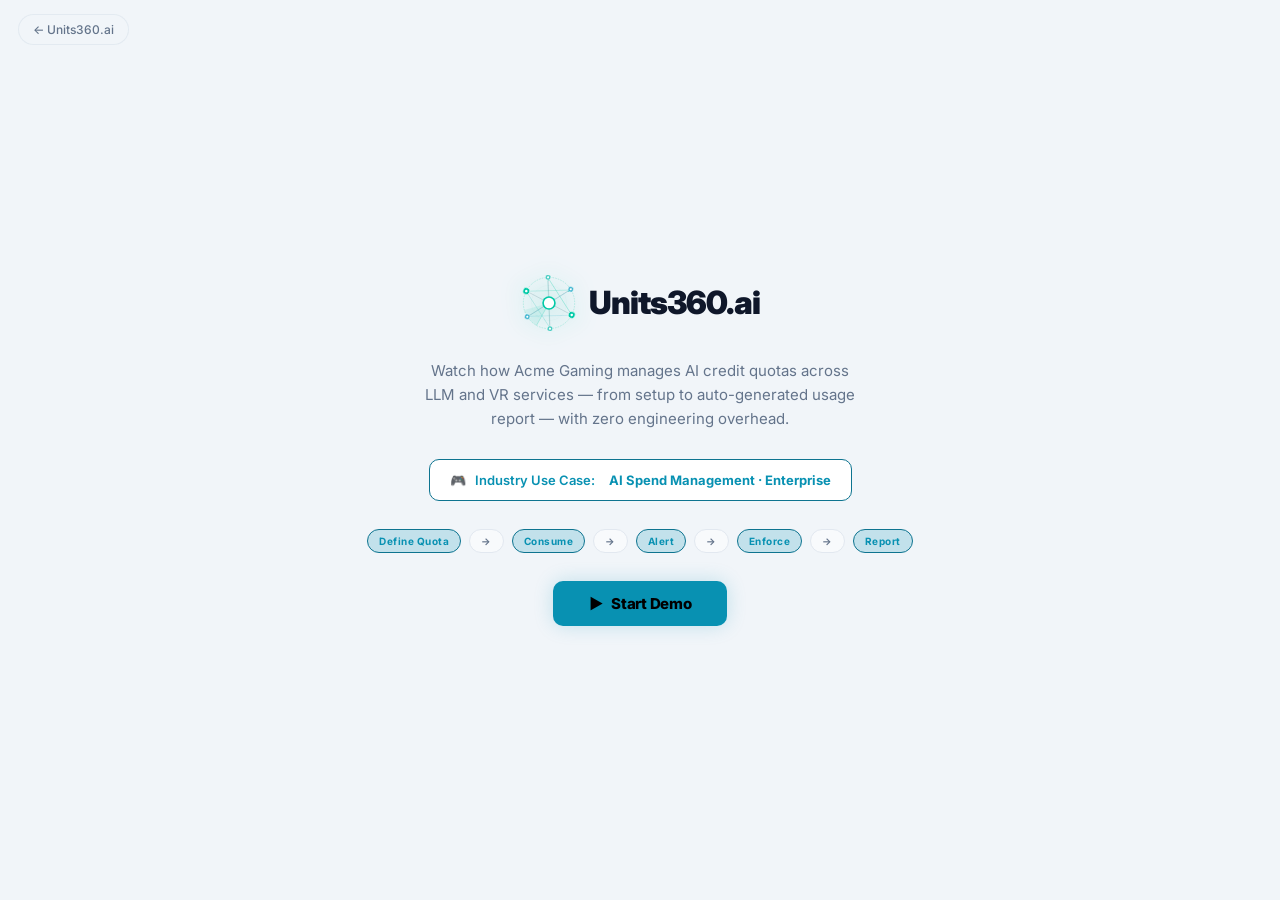
<file: units360-token-demo.html>
<!DOCTYPE html>
<html lang="en">
<head>
<meta charset="UTF-8">
<meta name="viewport" content="width=device-width, initial-scale=1.0">
<title>Units360.ai — AI Spend Management Demo</title>
<link rel="stylesheet" href="demo-shared.css">
<style>
  @import url('https://fonts.googleapis.com/css2?family=Inter:wght@400;500;600;700;800;900&family=JetBrains+Mono:wght@400;600&display=swap');

  :root {
    --surface3: #edf2f7;
    --border2:  #cbd5e1;
    --teal-dim: #0e7490;
    --purple:   #8b5cf6;
    --amber-glow:#d9770633;
    --red-glow: #dc262633;
    --text-dim: #94a3b8;
    --text-mid: #64748b;
  }

  * { margin:0; padding:0; box-sizing:border-box; }

  html, body {
    height: 100%;
    overflow: hidden;
    font-family: 'Inter', system-ui, sans-serif;
    background: var(--bg);
    color: var(--text);
    user-select: none;
  }

  #app {
    display: flex;
    flex-direction: column;
    height: 100vh;
  }

  /* ── HEADER ───────────────────────────────────── */
  #header {
    display: flex;
    align-items: center;
    justify-content: space-between;
    padding: 0 28px;
    height: 56px;
    border-bottom: 1px solid var(--border);
    background: var(--surface);
    flex-shrink: 0;
    z-index: 10;
  }

  .logo {
    display: flex;
    align-items: center;
    gap: 10px;
    font-size: 17px;
    font-weight: 800;
    letter-spacing: -0.5px;
    color: var(--text);
  }

  .logo-icon {
    width: 32px;
    height: 32px;
    display: flex;
    align-items: center;
    justify-content: center;
    filter: drop-shadow(0 0 6px rgba(0,201,167,0.4));
  }

  .live-token-pill {
    display: flex;
    align-items: center;
    gap: 10px;
    background: var(--surface2);
    border: 1px solid var(--border);
    border-radius: 999px;
    padding: 5px 14px;
    font-size: 13px;
    font-weight: 600;
    font-family: 'JetBrains Mono', monospace;
  }

  .live-dot {
    width: 7px; height: 7px;
    border-radius: 50%;
    background: var(--teal);
    box-shadow: 0 0 8px var(--teal);
    animation: blink 1.4s ease-in-out infinite;
  }

  .live-dot.red   { background: var(--red);   box-shadow: 0 0 8px var(--red); }
  .live-dot.amber { background: var(--amber);  box-shadow: 0 0 8px var(--amber); }
  .live-dot.green { background: var(--green);  box-shadow: 0 0 8px var(--green); }

  #live-token-val { color: var(--teal); transition: color 0.4s; }
  #live-token-val.amber { color: var(--amber); }
  #live-token-val.red   { color: var(--red); }
  #live-token-val.green { color: var(--green); }

  .badge {
    font-size: 10px;
    font-weight: 700;
    letter-spacing: 1.5px;
    text-transform: uppercase;
    color: var(--teal);
    border: 1px solid var(--teal-dim);
    padding: 4px 11px;
    border-radius: 999px;
    background: var(--teal-glow);
  }

  /* ── MAIN ─────────────────────────────────────── */
  #main {
    flex: 1;
    display: flex;
    flex-direction: column;
    overflow: hidden;
    min-height: 0;
  }

  /* ── FLOW ROW: commentary (left) + diagram (right) ── */
  #flow-row {
    display: flex;
    flex-direction: row;
    flex-shrink: 0;
    height: 175px;
    gap: 10px;
    padding: 10px 28px 0;
  }

  /* ── FLOW AREA ────────────────────────────────── */
  #flow-area {
    position: relative;
    flex: 1;
    min-width: 0;
    padding: 6px 0 0;
  }

  #flow-svg {
    width: 100%;
    height: 100%;
    overflow: visible;
  }

  /* ── BOTTOM DATA AREA ─────────────────────────── */
  #data-area {
    flex: 1;
    display: grid;
    grid-template-columns: 1fr 1fr;
    gap: 14px;
    padding: 10px 28px 14px;
    min-height: 0;
  }

  .panel {
    background: var(--surface);
    border: 1px solid var(--border);
    border-radius: 14px;
    padding: 18px 20px;
    display: flex;
    flex-direction: column;
    gap: 10px;
    overflow: hidden;
    min-height: 0;
  }

  /* ── STAT PANEL ────────────────────────────────── */
  .panel-label {
    font-size: 10px;
    font-weight: 700;
    letter-spacing: 2px;
    text-transform: uppercase;
    color: var(--text-dim);
  }

  #token-counter {
    font-size: 52px;
    font-weight: 900;
    font-variant-numeric: tabular-nums;
    letter-spacing: -3px;
    line-height: 1;
    color: var(--teal);
    transition: color 0.5s;
  }

  #token-counter.amber { color: var(--amber); }
  #token-counter.red   { color: var(--red);   }
  #token-counter.green { color: var(--green);  }

  .token-meta {
    display: flex;
    justify-content: space-between;
    align-items: center;
    font-size: 12px;
    margin-top: -4px;
  }

  .token-limit { color: var(--text-mid); font-weight: 500; }
  .token-pct   { color: var(--text-mid); font-weight: 700; font-family: 'JetBrains Mono', monospace; }
  .token-pct.amber { color: var(--amber); }
  .token-pct.red   { color: var(--red); }

  /* Progress bar */
  .progress-track {
    background: var(--surface3);
    border-radius: 6px;
    height: 10px;
    overflow: hidden;
    position: relative;
    border: 1px solid var(--border);
  }

  #progress-fill {
    height: 100%;
    border-radius: 6px;
    width: 0%;
    background: linear-gradient(90deg, var(--teal), var(--blue));
    transition: width 0.08s linear, background 0.5s;
    position: relative;
  }

  #progress-fill::after {
    content: '';
    position: absolute;
    right: 0; top: 0; bottom: 0;
    width: 20px;
    background: linear-gradient(90deg, transparent, rgba(255,255,255,0.3));
    border-radius: 6px;
  }

  #progress-fill.amber { background: linear-gradient(90deg, var(--amber), #f97316); }
  #progress-fill.red   { background: linear-gradient(90deg, var(--red), #f97316); }

  /* Warn markers */
  .progress-marker {
    position: absolute;
    top: -1px; bottom: -1px;
    width: 2px;
    background: var(--amber);
    opacity: 0.7;
    left: 80%;
  }

  /* Chart */
  #chart {
    flex: 1;
    border-radius: 8px;
    min-height: 0;
    display: block;
    width: 100%;
  }

  /* ── STORY PANEL ───────────────────────────────── */
  .act-pips {
    display: flex;
    gap: 5px;
  }

  .act-pip {
    height: 3px;
    flex: 1;
    border-radius: 3px;
    background: var(--surface3);
    transition: background 0.4s, box-shadow 0.4s;
  }

  .act-pip.done    { background: var(--blue); }
  .act-pip.active  { background: var(--teal); box-shadow: 0 0 6px var(--teal); }

  .act-eyebrow {
    font-size: 10px;
    font-weight: 700;
    letter-spacing: 2px;
    text-transform: uppercase;
    color: var(--teal);
    transition: color 0.4s;
  }

  .act-eyebrow.amber { color: var(--amber); }
  .act-eyebrow.red   { color: var(--red);   }
  .act-eyebrow.green { color: var(--green);  }

  #act-title {
    font-size: 22px;
    font-weight: 800;
    letter-spacing: -0.5px;
    line-height: 1.15;
    color: var(--text);
  }

  #act-subtitle {
    font-size: 12px;
    font-weight: 600;
    color: var(--teal-dim);
    font-style: italic;
    transition: color 0.4s;
  }

  #act-desc {
    font-size: 12px;
    line-height: 1.6;
    color: var(--text-mid);
    flex: 0 0 auto;
    overflow: hidden;
    display: -webkit-box;
    -webkit-line-clamp: 3;
    line-clamp: 3;
    -webkit-box-orient: vertical;
  }

  /* ── AI SPEND MONITOR ──────────────────────────── */
  #spend-monitor {
    flex: 1;
    background: var(--surface2);
    border: 1px solid var(--border);
    border-radius: 8px;
    padding: 10px 12px;
    display: flex;
    flex-direction: column;
    gap: 0;
    overflow: hidden;
    min-height: 0;
  }

  .mon-header {
    font-size: 9px;
    font-weight: 700;
    letter-spacing: 2px;
    text-transform: uppercase;
    color: var(--teal);
    display: flex;
    align-items: center;
    gap: 7px;
    margin-bottom: 8px;
    flex-shrink: 0;
  }

  .mon-service {
    display: flex;
    align-items: center;
    gap: 8px;
    padding: 5px 0;
    border-bottom: 1px solid var(--border);
  }

  .mon-svc-name {
    font-size: 10px;
    font-weight: 700;
    color: var(--text-mid);
    width: 78px;
    flex-shrink: 0;
  }

  .mon-svc-native {
    font-size: 9px;
    color: var(--text-dim);
    width: 68px;
    flex-shrink: 0;
    font-family: 'JetBrains Mono', monospace;
  }

  .mon-svc-cr {
    font-size: 15px;
    font-weight: 800;
    width: 44px;
    flex-shrink: 0;
    font-variant-numeric: tabular-nums;
    text-align: right;
    letter-spacing: -0.5px;
  }

  .mon-bar-wrap {
    flex: 1;
    background: var(--surface3);
    border-radius: 3px;
    height: 5px;
    overflow: hidden;
    margin-left: 4px;
  }

  .mon-bar-fill {
    height: 100%;
    border-radius: 3px;
    width: 0%;
    transition: width 0.12s linear;
  }

  .mon-total {
    padding: 7px 0 2px;
    display: flex;
    flex-direction: column;
    gap: 5px;
  }

  .mon-total-row {
    display: flex;
    justify-content: space-between;
    align-items: baseline;
  }

  .mon-total-label {
    font-size: 9px;
    font-weight: 700;
    letter-spacing: 1.5px;
    text-transform: uppercase;
    color: var(--text-dim);
  }

  .mon-total-val {
    font-size: 13px;
    font-weight: 800;
    color: var(--text);
    font-variant-numeric: tabular-nums;
  }

  .mon-total-bar {
    background: var(--surface3);
    border-radius: 4px;
    height: 8px;
    overflow: hidden;
    position: relative;
  }

  .mon-total-fill {
    height: 100%;
    border-radius: 4px;
    width: 0%;
    background: linear-gradient(90deg, var(--teal), var(--blue));
    transition: width 0.08s linear, background 0.5s;
  }

  /* Event log */
  #event-log {
    background: var(--surface2);
    border: 1px solid var(--border);
    border-radius: 8px;
    padding: 10px 12px;
    font-family: 'JetBrains Mono', monospace;
    font-size: 10.5px;
    line-height: 1.5;
    overflow: hidden;
    display: flex;
    flex-direction: column;
    gap: 2px;
    flex-shrink: 0;
    height: 86px;
  }

  .log-entry {
    display: flex;
    gap: 8px;
    animation: slideInLog 0.25s ease;
    white-space: nowrap;
    overflow: hidden;
    text-overflow: ellipsis;
  }

  .log-time { color: var(--text-dim); flex-shrink: 0; }
  .log-msg  { color: var(--text-mid); overflow: hidden; text-overflow: ellipsis; }
  .log-msg.info    { color: var(--teal); }
  .log-msg.success { color: var(--green); }
  .log-msg.warning { color: var(--amber); }
  .log-msg.error   { color: var(--red); }

  /* ── CONTROLS ─────────────────────────────────── */
  #controls {
    display: flex;
    align-items: center;
    justify-content: center;
    gap: 10px;
    height: 62px;
    padding: 0 28px;
    border-top: 1px solid var(--border);
    background: var(--surface);
    flex-shrink: 0;
  }

  .btn {
    display: flex;
    align-items: center;
    gap: 6px;
    padding: 8px 16px;
    border-radius: 8px;
    border: 1px solid var(--border2);
    background: var(--surface2);
    color: var(--text-mid);
    font-size: 12px;
    font-weight: 600;
    cursor: pointer;
    transition: all 0.2s;
    font-family: 'Inter', sans-serif;
    white-space: nowrap;
  }

  .btn:hover:not(:disabled) {
    border-color: var(--teal);
    color: var(--teal);
    background: var(--teal-glow);
  }

  .btn:disabled { opacity: 0.35; cursor: not-allowed; }

  .btn.primary {
    background: var(--teal);
    color: #000;
    border-color: var(--teal);
    font-weight: 700;
    padding: 8px 22px;
  }
  .btn.primary:hover { background: #00bfdf; }

  .btn.danger {
    border-color: var(--red);
    color: var(--red);
  }
  .btn.danger:hover { background: var(--red-glow); }

  .speed-wrap {
    display: flex;
    align-items: center;
    gap: 6px;
    color: var(--text-mid);
    font-size: 12px;
    font-weight: 600;
  }

  #speed-select {
    background: var(--surface2);
    border: 1px solid var(--border2);
    border-radius: 8px;
    color: var(--text);
    padding: 7px 10px;
    font-size: 12px;
    font-weight: 600;
    cursor: pointer;
    font-family: 'Inter', sans-serif;
  }

  .divider {
    width: 1px;
    height: 28px;
    background: var(--border);
    margin: 0 4px;
  }

  /* ── OVERLAYS ─────────────────────────────────── */
  #alert-toast {
    position: absolute;
    top: 14px;
    right: 0;
    background: rgba(15, 25, 45, 0.96);
    border: 1px solid var(--amber);
    border-radius: 10px;
    padding: 11px 16px;
    display: flex;
    align-items: center;
    gap: 10px;
    font-size: 12px;
    font-weight: 600;
    color: var(--amber);
    box-shadow: 0 0 20px var(--amber-glow), 0 4px 24px rgba(0,0,0,0.4);
    opacity: 0;
    transform: translateX(20px);
    transition: all 0.45s cubic-bezier(0.16, 1, 0.3, 1);
    pointer-events: none;
    z-index: 20;
    white-space: nowrap;
  }

  #alert-toast.visible { opacity: 1; transform: translateX(0); }

  .toast-icon {
    width: 22px; height: 22px;
    border-radius: 50%;
    background: var(--amber-glow);
    border: 1px solid var(--amber);
    display: flex;
    align-items: center;
    justify-content: center;
    font-size: 12px;
    flex-shrink: 0;
    animation: pulse-amber 1.5s ease-in-out infinite;
  }

  #invoice-card {
    position: fixed;
    bottom: 76px;
    right: 28px;
    background: var(--surface);
    border: 1px solid var(--green);
    border-radius: 12px;
    padding: 16px 18px;
    width: 240px;
    opacity: 0;
    transform: translateY(10px) scale(0.97);
    transition: all 0.55s cubic-bezier(0.16, 1, 0.3, 1);
    pointer-events: none;
    z-index: 20;
    box-shadow: 0 0 24px var(--green-glow), 0 8px 32px rgba(0,0,0,0.4);
  }

  #invoice-card.visible { opacity: 1; transform: translateY(0) scale(1); }

  .inv-header {
    font-size: 9px;
    font-weight: 700;
    letter-spacing: 2px;
    text-transform: uppercase;
    color: var(--green);
    margin-bottom: 10px;
    display: flex;
    align-items: center;
    gap: 6px;
  }

  .inv-check {
    width: 16px; height: 16px;
    border-radius: 50%;
    background: var(--green);
    color: #000;
    display: flex; align-items: center; justify-content: center;
    font-size: 9px;
  }

  .inv-row {
    display: flex;
    justify-content: space-between;
    font-size: 11px;
    color: var(--text-mid);
    padding: 3.5px 0;
    border-bottom: 1px solid var(--surface3);
  }

  .inv-row:last-of-type { border-bottom: none; }

  .inv-total {
    display: flex;
    justify-content: space-between;
    font-size: 13px;
    font-weight: 800;
    color: var(--text);
    padding-top: 9px;
    margin-top: 4px;
    border-top: 1px solid var(--border);
  }

  /* ── COMMENTARY BAR (left column) ───────────── */
  #commentary {
    flex: 0 0 414px;
    padding: 11px 13px;
    background: var(--surface2);
    border: 1px solid var(--border);
    border-left: 3px solid var(--teal);
    border-radius: 8px;
    display: flex;
    flex-direction: column;
    gap: 8px;
    font-size: 11.5px;
    line-height: 1.52;
    color: var(--text-mid);
    overflow: hidden;
    transition: border-color 0.5s;
  }

  #commentary.amber { border-left-color: var(--amber); }
  #commentary.red   { border-left-color: var(--red); }
  #commentary.green { border-left-color: var(--green); }

  .commentary-icon {
    font-size: 16px;
    flex-shrink: 0;
    margin-top: 1px;
  }

  .commentary-callout {
    display: inline;
    color: var(--text);
    font-weight: 600;
  }

  /* ── ANIMATIONS ───────────────────────────────── */
  @keyframes blink {
    0%, 100% { opacity:1; }
    50%       { opacity:0.4; }
  }

  @keyframes slideInLog {
    from { opacity:0; transform: translateX(-8px); }
    to   { opacity:1; transform: translateX(0); }
  }

  @keyframes pulse-amber {
    0%, 100% { box-shadow: 0 0 0 0 var(--amber-glow); }
    50%       { box-shadow: 0 0 0 5px transparent; }
  }

  @keyframes pulse-red {
    0%, 100% { box-shadow: 0 0 6px var(--red); }
    50%       { box-shadow: 0 0 18px var(--red), 0 0 30px var(--red-glow); }
  }

  @keyframes enforceShake {
    0%,100% { transform: translateX(0); }
    20%     { transform: translateX(-3px); }
    40%     { transform: translateX(3px); }
    60%     { transform: translateX(-2px); }
    80%     { transform: translateX(2px); }
  }

  @keyframes floatUp {
    from { opacity:0.9; transform: translateY(0); }
    to   { opacity:0;   transform: translateY(-30px); }
  }

  @keyframes dashAnim {
    to { stroke-dashoffset: -20; }
  }

  /* Intro screen */
  #intro {
    position: fixed;
    inset: 0;
    background: var(--bg);
    display: flex;
    flex-direction: column;
    align-items: center;
    justify-content: center;
    gap: 28px;
    z-index: 100;
    transition: opacity 0.6s, transform 0.6s;
  }

  #intro.hidden {
    opacity: 0;
    transform: scale(0.97);
    pointer-events: none;
  }

  .intro-logo {
    display: flex;
    align-items: center;
    gap: 12px;
    font-size: 32px;
    font-weight: 900;
    letter-spacing: -1px;
  }

  .intro-logo-icon {
    width: 56px; height: 56px;
    display: flex; align-items: center; justify-content: center;
    filter: drop-shadow(0 0 12px rgba(0,201,167,0.45));
  }

  .intro-sub {
    font-size: 15px;
    color: var(--text-mid);
    text-align: center;
    max-width: 440px;
    line-height: 1.6;
  }

  .intro-use-case {
    display: flex;
    align-items: center;
    gap: 10px;
    background: var(--surface);
    border: 1px solid var(--teal-dim);
    border-radius: 10px;
    padding: 12px 20px;
    font-size: 13px;
    font-weight: 600;
    color: var(--teal);
  }

  .start-btn {
    background: var(--teal);
    color: #000;
    border: none;
    border-radius: 10px;
    padding: 13px 36px;
    font-size: 15px;
    font-weight: 800;
    cursor: pointer;
    letter-spacing: -0.3px;
    transition: all 0.2s;
    box-shadow: 0 0 20px var(--teal-glow);
    font-family: 'Inter', sans-serif;
  }

  .start-btn:hover {
    background: #00bfdf;
    box-shadow: 0 0 32px var(--teal-glow);
    transform: translateY(-1px);
  }

  .intro-acts {
    display: flex;
    gap: 8px;
  }

  .intro-act-chip {
    font-size: 10px;
    font-weight: 700;
    letter-spacing: 0.5px;
    padding: 5px 11px;
    border-radius: 999px;
    background: var(--surface2);
    border: 1px solid var(--border);
    color: var(--text-mid);
  }

  .intro-act-chip.highlight {
    border-color: var(--teal-dim);
    color: var(--teal);
    background: var(--teal-glow);
  }

  /* ── SCENE SVG ─────────────────────────────────── */
  .scene-svg {
    width: 100%;
    height: 138px;
    border-radius: 8px;
    flex-shrink: 0;
    overflow: visible;
    display: block;
  }

  #session-layer-2, #session-layer-3 {
    transition: opacity 0.7s ease;
  }

  @keyframes screen-pulse {
    0%,100% { opacity: 0.06; }
    50%      { opacity: 0.12; }
  }

  #screen-glow { animation: screen-pulse 2.2s ease-in-out infinite; }

  @keyframes blink-cursor {
    0%,49% { opacity: 1; }
    50%,100%{ opacity: 0; }
  }

  .cursor-blink { animation: blink-cursor 0.75s step-end infinite; }

  @keyframes typing-wave {
    0%,100% { transform: translateY(0); }
    50%      { transform: translateY(-1.5px); }
  }

  /* ── PLATFORM GUIDE BUTTON ── */
  #btn-guide{background:linear-gradient(135deg,#00d4ff22,#3b82f622);border:1px solid var(--teal);
    border-radius:20px;color:var(--teal);font-size:11px;font-weight:700;padding:5px 14px;
    cursor:pointer;letter-spacing:.5px;white-space:nowrap;transition:all .2s;font-family:'Inter',sans-serif;
    box-shadow:0 0 10px #00d4ff22}
  #btn-guide:hover{background:var(--teal);color:var(--surface);box-shadow:0 0 18px var(--teal-glow)}
  #btn-guide:active{transform:scale(.97)}

  /* ── INFO DRAWER ── */
  #info-backdrop{position:fixed;inset:0;z-index:205;background:rgba(4,8,18,.65);backdrop-filter:blur(3px);
    opacity:0;pointer-events:none;transition:opacity .3s}
  #info-backdrop.show{opacity:1;pointer-events:auto}

  #info-drawer{position:fixed;top:0;right:0;bottom:0;width:420px;max-width:96vw;z-index:210;
    background:#070d1c;border-left:1px solid #1e2d4a;
    transform:translateX(100%);transition:transform .38s cubic-bezier(.4,0,.2,1);
    display:flex;flex-direction:column;overflow:hidden}
  #info-drawer.open{transform:translateX(0)}

  #drawer-header{display:flex;align-items:center;gap:10px;padding:16px 18px 14px;border-bottom:1px solid #1e2d4a;flex-shrink:0;
    background:linear-gradient(135deg,#0d1a2e,#0a1425)}
  #drawer-logo{font-size:16px;font-weight:800;color:var(--text)}
  #drawer-logo span{color:var(--teal)}
  #drawer-subtitle{font-size:10px;color:#64748b;letter-spacing:1px;text-transform:uppercase;margin-top:1px}
  #drawer-close{margin-left:auto;width:28px;height:28px;border-radius:6px;background:#1e2d4a;
    border:none;color:#64748b;font-size:16px;cursor:pointer;display:flex;align-items:center;justify-content:center;transition:all .2s}
  #drawer-close:hover{background:#2a3f5f;color:var(--text)}

  #drawer-body{flex:1;overflow-y:auto;padding:18px;display:flex;flex-direction:column;gap:0;scroll-behavior:smooth}
  #drawer-body::-webkit-scrollbar{width:4px}
  #drawer-body::-webkit-scrollbar-track{background:transparent}
  #drawer-body::-webkit-scrollbar-thumb{background:#1e2d4a;border-radius:2px}

  #drawer-nav{display:flex;flex-wrap:wrap;gap:6px;padding:12px 18px;border-bottom:1px solid #1e2d4a;flex-shrink:0}
  .dnav-pill{font-size:9px;padding:3px 9px;border-radius:12px;background:#1e2d4a;color:#64748b;
    cursor:pointer;letter-spacing:.5px;text-transform:uppercase;transition:all .15s;border:1px solid transparent}
  .dnav-pill:hover{background:#2a3f5f;color:var(--text)}
  .dnav-pill.active{background:#00d4ff15;color:var(--teal);border-color:#00d4ff40}

  .dsec{padding:18px 0;border-bottom:1px solid var(--border)}
  .dsec:last-child{border-bottom:none;padding-bottom:8px}
  .dsec-eyebrow{font-size:8px;letter-spacing:3px;color:var(--teal);text-transform:uppercase;margin-bottom:6px;opacity:.7}
  .dsec-title{font-size:15px;font-weight:700;color:var(--text);margin-bottom:10px;display:flex;align-items:center;gap:8px}
  .dsec-icon{font-size:18px}
  .dsec-body{font-size:12px;color:#94a3b8;line-height:1.7;display:flex;flex-direction:column;gap:8px}
  .dsec-body p{margin:0}
  .dsec-body strong{color:var(--text);font-weight:600}
  .dsec-body em{color:var(--teal);font-style:normal}

  .dfield-table{background:var(--surface2);border:1px solid var(--border);border-radius:6px;overflow:hidden;margin-top:4px}
  .dfield-row{display:flex;padding:6px 10px;border-bottom:1px solid var(--border);align-items:flex-start;gap:10px;font-size:11px}
  .dfield-row:last-child{border-bottom:none}
  .dfield-key{color:var(--teal);min-width:110px;font-family:'SF Mono','Fira Code',monospace;font-size:10px;flex-shrink:0;margin-top:1px}
  .dfield-val{color:#94a3b8;line-height:1.5}
  .dfield-val strong{color:var(--text)}

  .dflow{display:flex;align-items:center;gap:6px;flex-wrap:wrap;margin:8px 0;padding:10px;
    background:var(--surface2);border:1px solid var(--border);border-radius:6px;font-size:11px}
  .dflow-node{padding:4px 10px;border-radius:4px;background:var(--border);color:var(--text);text-align:center;font-size:10px;line-height:1.4}
  .dflow-node.highlight{background:#00d4ff15;border:1px solid #00d4ff40;color:var(--teal)}
  .dflow-arrow{color:#64748b;font-size:14px}

  .dtags{display:flex;flex-wrap:wrap;gap:5px;margin-top:6px}
  .dtag{font-size:9px;padding:2px 8px;border-radius:10px;letter-spacing:.5px}
  .dtag.teal{background:#00d4ff15;color:var(--teal);border:1px solid #00d4ff30}
  .dtag.blue{background:#3b82f615;color:#60a5fa;border:1px solid #3b82f630}
  .dtag.purple{background:#8b5cf615;color:#a78bfa;border:1px solid #8b5cf630}
  .dtag.amber{background:#f59e0b15;color:#fbbf24;border:1px solid #f59e0b30}

  .dcode{background:#040810;border:1px solid #1e2d4a;border-radius:6px;padding:10px 12px;
    font-family:'SF Mono','Fira Code',monospace;font-size:10px;line-height:1.6;color:#7dd3fc;overflow-x:auto;margin-top:6px}
  .dcode .ck{color:#7dd3fc}.dcode .cv{color:#86efac}.dcode .cn{color:#fbbf24}.dcode .cc{color:#64748b}

  .dcallout{background:linear-gradient(135deg,#00d4ff08,#3b82f608);border:1px solid #00d4ff25;
    border-radius:6px;padding:10px 12px;font-size:11px;color:#94a3b8;line-height:1.6;margin-top:6px}
  .dcallout strong{color:var(--teal)}
</style>
</head>
<body>

<!-- Back nav -->
<a href="index.html" style="
  position:fixed;top:14px;left:18px;z-index:9999;
  display:inline-flex;align-items:center;gap:6px;
  padding:7px 14px;border-radius:100px;
  background:rgba(241,245,249,0.9);backdrop-filter:blur(16px);
  border:1px solid rgba(226,232,240,0.9);
  color:#64748b;font-family:'Inter',sans-serif;font-size:12px;font-weight:500;
  text-decoration:none;transition:color .2s,border-color .2s;
" onmouseover="this.style.color='#0f172a';this.style.borderColor='#2563eb'"
   onmouseout="this.style.color='#64748b';this.style.borderColor='rgba(226,232,240,0.9)'">
  ← Units360.ai
</a>

<!-- ─── INTRO SCREEN ──────────────────────────────────── -->
<div id="intro">
  <div class="intro-logo">
    <div class="intro-logo-icon">
      <svg viewBox="100 100 480 480" width="56" height="56" xmlns="http://www.w3.org/2000/svg" style="display:block;">
        <g>
          <circle cx="340" cy="340" r="220" fill="none" stroke="rgba(0,201,167,0.60)" stroke-width="3" stroke-dasharray="14 9"/>
          <animateTransform attributeName="transform" type="rotate" from="0 340 340" to="-360 340 340" dur="20s" repeatCount="indefinite"/>
        </g>
        <g>
          <path d="M 340,340 L 560,340 A 220,220 0 0,1 496,496 Z" fill="rgba(0,201,167,0.10)"/>
          <line x1="340" y1="340" x2="560" y2="340" stroke="rgba(0,201,167,0.75)" stroke-width="2.5"/>
          <animateTransform attributeName="transform" type="rotate" from="0 340 340" to="360 340 340" dur="7s" repeatCount="indefinite"/>
        </g>
        <g>
          <line x1="340" y1="340" x2="560" y2="340" stroke="rgba(30,80,100,0.85)" stroke-width="1.5"/>
          <line x1="340" y1="340" x2="450" y2="149" stroke="rgba(30,80,100,0.85)" stroke-width="1.5"/>
          <line x1="340" y1="340" x2="230" y2="149" stroke="rgba(30,80,100,0.85)" stroke-width="1.5"/>
          <line x1="340" y1="340" x2="120" y2="340" stroke="rgba(30,80,100,0.85)" stroke-width="1.5"/>
          <line x1="340" y1="340" x2="230" y2="531" stroke="rgba(30,80,100,0.85)" stroke-width="1.5"/>
          <line x1="340" y1="340" x2="450" y2="531" stroke="rgba(30,80,100,0.85)" stroke-width="1.5"/>
          <line x1="560" y1="340" x2="237" y2="156" stroke="#00C9A7" stroke-width="2.5" opacity="0.9"/>
          <polygon points="237,156 250,172 225,167" fill="#00C9A7"/>
          <line x1="450" y1="153" x2="237" y2="524" stroke="#45B7D1" stroke-width="2" opacity="0.85"/>
          <polygon points="237,524 253,513 241,535" fill="#45B7D1"/>
          <line x1="228" y1="155" x2="444" y2="524" stroke="#4ECDC4" stroke-width="2" opacity="0.85"/>
          <polygon points="444,524 430,513 456,513" fill="#4ECDC4"/>
          <line x1="124" y1="340" x2="444" y2="160" stroke="#00C9A7" stroke-width="2" opacity="0.8"/>
          <polygon points="444,160 432,176 452,175" fill="#00C9A7"/>
          <line x1="230" y1="527" x2="554" y2="346" stroke="#45B7D1" stroke-width="2" opacity="0.8"/>
          <polygon points="554,346 540,359 542,333" fill="#45B7D1"/>
          <line x1="450" y1="527" x2="127" y2="346" stroke="#4ECDC4" stroke-width="2.5" opacity="0.9"/>
          <polygon points="127,346 141,333 141,359" fill="#4ECDC4"/>
          <circle cx="560" cy="340" r="30" fill="#00C9A7" stroke="#fff" stroke-width="5"/>
          <circle cx="560" cy="340" r="11" fill="#fff"/>
          <circle cx="450" cy="149" r="24" fill="#45B7D1" stroke="#fff" stroke-width="4"/>
          <circle cx="450" cy="149" r="9"  fill="#fff"/>
          <circle cx="230" cy="149" r="24" fill="#4ECDC4" stroke="#fff" stroke-width="4"/>
          <circle cx="230" cy="149" r="9"  fill="#fff"/>
          <circle cx="120" cy="340" r="30" fill="#00C9A7" stroke="#fff" stroke-width="5"/>
          <circle cx="120" cy="340" r="11" fill="#fff"/>
          <circle cx="230" cy="531" r="24" fill="#45B7D1" stroke="#fff" stroke-width="4"/>
          <circle cx="230" cy="531" r="9"  fill="#fff"/>
          <circle cx="450" cy="531" r="24" fill="#4ECDC4" stroke="#fff" stroke-width="4"/>
          <circle cx="450" cy="531" r="9"  fill="#fff"/>
          <animateTransform attributeName="transform" type="rotate" from="0 340 340" to="360 340 340" dur="30s" repeatCount="indefinite"/>
        </g>
        <circle cx="340" cy="340" r="150" fill="none" stroke="rgba(0,201,167,0.22)" stroke-width="1.5"/>
        <circle cx="340" cy="340" r="58" fill="#00C9A7"/>
        <circle cx="340" cy="340" r="44" fill="#fff"/>
      </svg>
    </div>
    Units360.ai
  </div>
  <div class="intro-sub">
    Watch how Acme Gaming manages AI credit quotas across LLM and VR services — from setup to auto-generated usage report — with zero engineering overhead.
  </div>
  <div class="intro-use-case">
    🎮 &nbsp; Industry Use Case: <strong style="margin-left:4px">AI Spend Management · Enterprise</strong>
  </div>
  <div class="intro-acts">
    <div class="intro-act-chip highlight">Define Quota</div>
    <div class="intro-act-chip">→</div>
    <div class="intro-act-chip highlight">Consume</div>
    <div class="intro-act-chip">→</div>
    <div class="intro-act-chip highlight">Alert</div>
    <div class="intro-act-chip">→</div>
    <div class="intro-act-chip highlight">Enforce</div>
    <div class="intro-act-chip">→</div>
    <div class="intro-act-chip highlight">Report</div>
  </div>
  <button class="start-btn" id="startBtn">▶ &nbsp; Start Demo</button>
</div>

<!-- ─── APP ──────────────────────────────────────────── -->
<div id="app">

  <!-- HEADER -->
  <header id="header">
    <div class="logo">
      <div class="logo-icon">
        <svg viewBox="100 100 480 480" width="32" height="32" xmlns="http://www.w3.org/2000/svg" style="display:block;">
          <g>
            <circle cx="340" cy="340" r="220" fill="none" stroke="rgba(0,201,167,0.60)" stroke-width="3" stroke-dasharray="14 9"/>
            <animateTransform attributeName="transform" type="rotate" from="0 340 340" to="-360 340 340" dur="20s" repeatCount="indefinite"/>
          </g>
          <g>
            <path d="M 340,340 L 560,340 A 220,220 0 0,1 496,496 Z" fill="rgba(0,201,167,0.10)"/>
            <line x1="340" y1="340" x2="560" y2="340" stroke="rgba(0,201,167,0.75)" stroke-width="2.5"/>
            <animateTransform attributeName="transform" type="rotate" from="0 340 340" to="360 340 340" dur="7s" repeatCount="indefinite"/>
          </g>
          <g>
            <line x1="340" y1="340" x2="560" y2="340" stroke="rgba(30,80,100,0.85)" stroke-width="1.5"/>
            <line x1="340" y1="340" x2="450" y2="149" stroke="rgba(30,80,100,0.85)" stroke-width="1.5"/>
            <line x1="340" y1="340" x2="230" y2="149" stroke="rgba(30,80,100,0.85)" stroke-width="1.5"/>
            <line x1="340" y1="340" x2="120" y2="340" stroke="rgba(30,80,100,0.85)" stroke-width="1.5"/>
            <line x1="340" y1="340" x2="230" y2="531" stroke="rgba(30,80,100,0.85)" stroke-width="1.5"/>
            <line x1="340" y1="340" x2="450" y2="531" stroke="rgba(30,80,100,0.85)" stroke-width="1.5"/>
            <line x1="560" y1="340" x2="237" y2="156" stroke="#00C9A7" stroke-width="2.5" opacity="0.9"/>
            <polygon points="237,156 250,172 225,167" fill="#00C9A7"/>
            <line x1="450" y1="153" x2="237" y2="524" stroke="#45B7D1" stroke-width="2" opacity="0.85"/>
            <polygon points="237,524 253,513 241,535" fill="#45B7D1"/>
            <line x1="228" y1="155" x2="444" y2="524" stroke="#4ECDC4" stroke-width="2" opacity="0.85"/>
            <polygon points="444,524 430,513 456,513" fill="#4ECDC4"/>
            <line x1="124" y1="340" x2="444" y2="160" stroke="#00C9A7" stroke-width="2" opacity="0.8"/>
            <polygon points="444,160 432,176 452,175" fill="#00C9A7"/>
            <line x1="230" y1="527" x2="554" y2="346" stroke="#45B7D1" stroke-width="2" opacity="0.8"/>
            <polygon points="554,346 540,359 542,333" fill="#45B7D1"/>
            <line x1="450" y1="527" x2="127" y2="346" stroke="#4ECDC4" stroke-width="2.5" opacity="0.9"/>
            <polygon points="127,346 141,333 141,359" fill="#4ECDC4"/>
            <circle cx="560" cy="340" r="30" fill="#00C9A7" stroke="#fff" stroke-width="5"/>
            <circle cx="560" cy="340" r="11" fill="#fff"/>
            <circle cx="450" cy="149" r="24" fill="#45B7D1" stroke="#fff" stroke-width="4"/>
            <circle cx="450" cy="149" r="9"  fill="#fff"/>
            <circle cx="230" cy="149" r="24" fill="#4ECDC4" stroke="#fff" stroke-width="4"/>
            <circle cx="230" cy="149" r="9"  fill="#fff"/>
            <circle cx="120" cy="340" r="30" fill="#00C9A7" stroke="#fff" stroke-width="5"/>
            <circle cx="120" cy="340" r="11" fill="#fff"/>
            <circle cx="230" cy="531" r="24" fill="#45B7D1" stroke="#fff" stroke-width="4"/>
            <circle cx="230" cy="531" r="9"  fill="#fff"/>
            <circle cx="450" cy="531" r="24" fill="#4ECDC4" stroke="#fff" stroke-width="4"/>
            <circle cx="450" cy="531" r="9"  fill="#fff"/>
            <animateTransform attributeName="transform" type="rotate" from="0 340 340" to="360 340 340" dur="30s" repeatCount="indefinite"/>
          </g>
          <circle cx="340" cy="340" r="150" fill="none" stroke="rgba(0,201,167,0.22)" stroke-width="1.5"/>
          <circle cx="340" cy="340" r="58" fill="#00C9A7"/>
          <circle cx="340" cy="340" r="44" fill="#fff"/>
        </svg>
      </div>
      Units360.ai
      <span style="color:var(--text-dim);font-weight:400;font-size:14px;margin-left:4px">/ AI Spend</span>
    </div>
    <div class="live-token-pill">
      <div class="live-dot" id="live-dot"></div>
      <span id="live-token-val">0</span>
      <span style="color:var(--text-dim)">/ 1,000 AI credits</span>
    </div>
    <div style="display:flex;align-items:center;gap:14px">
      <button id="btn-guide">ℹ Platform Guide</button>
      <div style="display:flex;flex-direction:column;align-items:flex-end;gap:3px">
        <div class="badge">Demo · Enterprise AI</div>
        <div style="font-size:10px;color:var(--text-dim);letter-spacing:0.3px;">AI credit quota management for Acme Gaming</div>
      </div>
    </div>
  </header>

  <!-- MAIN -->
  <main id="main">

    <!-- FLOW ROW: commentary left, diagram right -->
    <div id="flow-row">

    <!-- Left column: Commentary -->
    <div id="commentary">
      <div style="display:flex;align-items:center;gap:7px;flex-shrink:0;">
        <span class="commentary-icon" id="commentary-icon">💡</span>
        <span style="font-size:9px;font-weight:700;letter-spacing:1.5px;text-transform:uppercase;color:var(--teal);">Commentary</span>
      </div>
      <div id="commentary-text"><ul style="margin:0;padding:0;list-style:none;display:flex;flex-direction:column;gap:4px;">
        <li style="display:flex;gap:7px;"><span style="color:var(--teal);flex-shrink:0;font-size:10px;margin-top:2px;">▸</span><span><span class="commentary-callout">Acme Gaming</span> is an example of an organisation that uses two AI services — an LLM assistant and a VR video generator.</span></li>
        <li style="display:flex;gap:7px;"><span style="color:var(--teal);flex-shrink:0;font-size:10px;margin-top:2px;">▸</span><span>Every <span class="commentary-callout">LLM token</span> and every <span class="commentary-callout">video minute</span> converts into AI credits — a single internal quota currency.</span></li>
        <li style="display:flex;gap:7px;"><span style="color:var(--teal);flex-shrink:0;font-size:10px;margin-top:2px;">▸</span><span>The quota is enforced at the credit level, across every backend service.</span></li>
      </ul></div>
    </div>

    <!-- Right column: Flow diagram -->
    <div id="flow-area">
      <svg id="flow-svg" viewBox="0 0 1000 150" preserveAspectRatio="xMidYMid meet">
        <defs>
          <!-- Gradients for nodes -->
          <radialGradient id="gAI"     cx="50%" cy="50%" r="50%"><stop offset="0%" stop-color="#8b5cf6"/><stop offset="100%" stop-color="#5b21b6"/></radialGradient>
          <radialGradient id="gAPI"    cx="50%" cy="50%" r="50%"><stop offset="0%" stop-color="#00d4ff"/><stop offset="100%" stop-color="#0077aa"/></radialGradient>
          <radialGradient id="gLedger" cx="50%" cy="50%" r="50%"><stop offset="0%" stop-color="#f59e0b"/><stop offset="100%" stop-color="#b45309"/></radialGradient>
          <radialGradient id="gAnalytics" cx="50%" cy="50%" r="50%"><stop offset="0%" stop-color="#10b981"/><stop offset="100%" stop-color="#047857"/></radialGradient>

          <!-- Glow filters -->
          <filter id="glowTeal"  x="-40%" y="-40%" width="180%" height="180%"><feGaussianBlur stdDeviation="4" result="blur"/><feMerge><feMergeNode in="blur"/><feMergeNode in="SourceGraphic"/></feMerge></filter>
          <filter id="glowAmber" x="-40%" y="-40%" width="180%" height="180%"><feGaussianBlur stdDeviation="5" result="blur"/><feMerge><feMergeNode in="blur"/><feMergeNode in="SourceGraphic"/></feMerge></filter>
          <filter id="glowRed"   x="-40%" y="-40%" width="180%" height="180%"><feGaussianBlur stdDeviation="6" result="blur"/><feMerge><feMergeNode in="blur"/><feMergeNode in="SourceGraphic"/></feMerge></filter>
          <filter id="glowGreen" x="-40%" y="-40%" width="180%" height="180%"><feGaussianBlur stdDeviation="4" result="blur"/><feMerge><feMergeNode in="blur"/><feMergeNode in="SourceGraphic"/></feMerge></filter>
        </defs>

        <!-- ── PATH BACKGROUNDS (animated dashes) ── -->
        <!-- Path 0: AI App → Units360 API -->
        <path id="path-bg-0" d="M 155 75 Q 242 45 320 75" stroke="#1e3058" stroke-width="2" fill="none" stroke-dasharray="8 5" opacity="0.5"/>
        <path id="path-anim-0" d="M 155 75 Q 242 45 320 75" stroke="#00d4ff" stroke-width="1.5" fill="none" stroke-dasharray="8 5" opacity="0" style="animation: dashAnim 0.8s linear infinite;"/>

        <!-- Path 1: Units360 API → Ledger -->
        <path id="path-bg-1" d="M 455 75 Q 542 45 620 75" stroke="#1e3058" stroke-width="2" fill="none" stroke-dasharray="8 5" opacity="0.5"/>
        <path id="path-anim-1" d="M 455 75 Q 542 45 620 75" stroke="#00d4ff" stroke-width="1.5" fill="none" stroke-dasharray="8 5" opacity="0" style="animation: dashAnim 0.8s linear infinite;"/>

        <!-- Path 2: Ledger → Analytics -->
        <path id="path-bg-2" d="M 735 75 Q 812 45 875 75" stroke="#1e3058" stroke-width="2" fill="none" stroke-dasharray="8 5" opacity="0.5"/>
        <path id="path-anim-2" d="M 735 75 Q 812 45 875 75" stroke="#10b981" stroke-width="1.5" fill="none" stroke-dasharray="8 5" opacity="0" style="animation: dashAnim 0.8s linear infinite;"/>

        <!-- ── NODES ── -->

        <!-- Node 0: AI App (cx=90) -->
        <g id="node-0">
          <!-- Halo -->
          <circle cx="90" cy="75" r="52" fill="#8b5cf620" stroke="#8b5cf6" stroke-width="1" opacity="0.4"/>
          <!-- Main circle -->
          <circle cx="90" cy="75" r="40" fill="url(#gAI)" stroke="#8b5cf6" stroke-width="1.5"/>
          <!-- Icon: simple laptop shape -->
          <rect x="72" y="65" width="36" height="22" rx="3" fill="none" stroke="#e0d0ff" stroke-width="1.5"/>
          <line x1="67" y1="87" x2="113" y2="87" stroke="#e0d0ff" stroke-width="1.5" stroke-linecap="round"/>
          <rect x="81" y="89" width="18" height="2" rx="1" fill="#e0d0ff"/>
          <!-- Label -->
          <text x="90" y="127" text-anchor="middle" fill="#8b5cf6" font-size="10" font-weight="700" font-family="Inter, sans-serif">AI App</text>
          <text x="90" y="139" text-anchor="middle" fill="#64748b" font-size="8.5" font-family="Inter, sans-serif">LLM · VR Video</text>
        </g>

        <!-- Node 1: Units360 API (cx=387) -->
        <g id="node-1">
          <circle cx="387" cy="75" r="55" fill="#00d4ff18" stroke="#00d4ff" stroke-width="1" opacity="0.5"/>
          <circle cx="387" cy="75" r="42" fill="url(#gAPI)" stroke="#00d4ff" stroke-width="1.5"/>
          <!-- Icon: lightning bolt -->
          <polygon points="393,57 381,78 389,78 383,95 397,72 389,72" fill="#fff" opacity="0.9"/>
          <!-- Label -->
          <text x="387" y="128" text-anchor="middle" fill="#00d4ff" font-size="10" font-weight="700" font-family="Inter, sans-serif">Units360 API</text>
          <text x="387" y="140" text-anchor="middle" fill="#64748b" font-size="8.5" font-family="Inter, sans-serif">Metering Engine</text>
        </g>

        <!-- Node 2: Token Ledger (cx=677) -->
        <g id="node-2">
          <circle cx="677" cy="75" r="52" fill="#f59e0b18" stroke="#f59e0b" stroke-width="1" opacity="0.4"/>
          <circle cx="677" cy="75" r="40" fill="url(#gLedger)" stroke="#f59e0b" stroke-width="1.5"/>
          <!-- Icon: database cylinders -->
          <ellipse cx="677" cy="62" rx="16" ry="5" fill="none" stroke="#fff5d6" stroke-width="1.3"/>
          <line x1="661" y1="62" x2="661" y2="80" stroke="#fff5d6" stroke-width="1.3"/>
          <line x1="693" y1="62" x2="693" y2="80" stroke="#fff5d6" stroke-width="1.3"/>
          <ellipse cx="677" cy="71" rx="16" ry="5" fill="none" stroke="#fff5d6" stroke-width="1.3"/>
          <ellipse cx="677" cy="80" rx="16" ry="5" fill="#f59e0b60" stroke="#fff5d6" stroke-width="1.3"/>
          <!-- Label -->
          <text x="677" y="127" text-anchor="middle" fill="#f59e0b" font-size="10" font-weight="700" font-family="Inter, sans-serif">Credit Ledger</text>
          <text x="677" y="139" text-anchor="middle" fill="#64748b" font-size="8.5" font-family="Inter, sans-serif">Real-time balance</text>
        </g>

        <!-- Node 3: Analytics (cx=917) -->
        <g id="node-3">
          <circle cx="917" cy="75" r="52" fill="#10b98118" stroke="#10b981" stroke-width="1" opacity="0.4"/>
          <circle cx="917" cy="75" r="40" fill="url(#gAnalytics)" stroke="#10b981" stroke-width="1.5"/>
          <!-- Icon: bar chart -->
          <rect x="902" y="74" width="7" height="14" rx="1.5" fill="#d1fae5" opacity="0.9"/>
          <rect x="912" y="65" width="7" height="23" rx="1.5" fill="#d1fae5" opacity="0.9"/>
          <rect x="922" y="69" width="7" height="19" rx="1.5" fill="#d1fae5" opacity="0.9"/>
          <!-- Label -->
          <text x="917" y="127" text-anchor="middle" fill="#10b981" font-size="10" font-weight="700" font-family="Inter, sans-serif">Analytics</text>
          <text x="917" y="139" text-anchor="middle" fill="#64748b" font-size="8.5" font-family="Inter, sans-serif">Auto-provisioned</text>
        </g>

        <!-- ── PARTICLE LAYER (particles injected here by JS) ── -->
        <g id="particle-layer"></g>

        <!-- ── ENFORCE BLOCK INDICATOR on Node 1 ── -->
        <g id="block-indicator" opacity="0">
          <circle cx="387" cy="75" r="50" fill="none" stroke="#ef4444" stroke-width="2.5" stroke-dasharray="6 4"/>
          <text x="387" y="80" text-anchor="middle" fill="#ef4444" font-size="28" font-weight="900" font-family="Inter, sans-serif">✕</text>
        </g>

      </svg>

      <!-- Alert toast -->
      <div id="alert-toast">
        <div class="toast-icon">⚠</div>
        80% of credit quota used — employee notified
      </div>
    </div><!-- /flow-area -->

    </div><!-- /flow-row -->

    <!-- DATA AREA -->
    <div id="data-area">

      <!-- Stat panel -->
      <div class="panel">

        <!-- ── SCENE: User + Laptop + Clock ── -->
        <svg class="scene-svg" id="scene-svg" viewBox="0 0 500 138" preserveAspectRatio="xMidYMid meet">

          <!-- Background -->
          <rect x="0" y="0" width="500" height="138" fill="#0d1526" rx="8"/>

          <!-- Subtle grid lines (wall) -->
          <line x1="0"   y1="115" x2="335" y2="115" stroke="#131e35" stroke-width="0.5"/>
          <line x1="335" y1="0"   x2="335" y2="138" stroke="#131e35" stroke-width="0.5"/>

          <!-- ─── DESK ─── -->
          <rect x="38" y="107" width="275" height="9" rx="2" fill="#1a2844" stroke="#243660" stroke-width="1"/>
          <line x1="38"  y1="107" x2="313" y2="107" stroke="#2d4070" stroke-width="0.5"/>
          <rect x="48"  y="116" width="5" height="18" rx="1" fill="#131e35"/>
          <rect x="298" y="116" width="5" height="18" rx="1" fill="#131e35"/>

          <!-- ─── CHAIR ─── -->
          <rect x="66" y="100" width="60" height="7" rx="2" fill="#131e35" stroke="#1e3058" stroke-width="0.5"/>
          <rect x="77" y="79"  width="9"  height="22" rx="2" fill="#131e35" stroke="#1e3058" stroke-width="0.5"/>

          <!-- ─── PERSON ─── -->
          <!-- Body / torso -->
          <path d="M 80 85 Q 100 92 120 85 L 117 107 L 83 107 Z" fill="#1a2844" stroke="#243660" stroke-width="0.5"/>
          <!-- Left arm resting on desk -->
          <path d="M 83 91 Q 68 102 58 107" stroke="#1a2844" stroke-width="8" stroke-linecap="round" fill="none"/>
          <circle cx="55" cy="107" r="4.5" fill="#0e1828" stroke="#243660" stroke-width="0.5"/>
          <!-- Right arm reaching to keyboard -->
          <path id="person-right-arm" d="M 117 91 Q 148 103 172 107" stroke="#1a2844" stroke-width="8" stroke-linecap="round" fill="none" style="animation: typing-wave 0.28s ease-in-out infinite;"/>
          <circle cx="175" cy="107" r="4.5" fill="#0e1828" stroke="#243660" stroke-width="0.5"/>
          <!-- Neck -->
          <rect x="96" y="80" width="9" height="7" rx="2" fill="#0e1828"/>
          <!-- Head -->
          <circle cx="100" cy="67" r="16" fill="#0e1828" stroke="#3d2d6e" stroke-width="1.5"/>
          <!-- Hair -->
          <ellipse cx="100" cy="54" rx="14" ry="7"  fill="#2d1f50"/>
          <ellipse cx="100" cy="59" rx="7"  ry="5"  fill="#2d1f50"/>
          <!-- Eye whites (screen reflection) -->
          <ellipse cx="94"  cy="68" rx="3.5" ry="2.8" fill="#00d4ff" opacity="0.65"/>
          <ellipse cx="106" cy="68" rx="3.5" ry="2.8" fill="#00d4ff" opacity="0.65"/>
          <!-- Pupils -->
          <ellipse cx="95"  cy="68" rx="1.5" ry="1.8" fill="#000b18" opacity="0.7"/>
          <ellipse cx="107" cy="68" rx="1.5" ry="1.8" fill="#000b18" opacity="0.7"/>
          <!-- Nose -->
          <path d="M 100 72 L 98 77 L 102 77" stroke="#3d2d6e" stroke-width="0.8" fill="none"/>
          <!-- Subtle smile -->
          <path d="M 95 81 Q 100 84 106 81" stroke="#3d2d6e" stroke-width="0.8" fill="none"/>
          <!-- Screen reflection glow on face -->
          <ellipse cx="103" cy="67" rx="13" ry="13" fill="#00d4ff" opacity="0.05" id="screen-glow"/>

          <!-- ─── LAPTOP ─── -->
          <!-- Session shadow layers (appear in Act 2+) -->
          <rect id="session-layer-3" x="183" y="57" width="100" height="52" rx="3" fill="#0a0e18" stroke="#8b5cf6" stroke-width="1" opacity="0"/>
          <rect id="session-layer-2" x="177" y="56" width="100" height="52" rx="3" fill="#0a0e18" stroke="#8b5cf6" stroke-width="1" opacity="0"/>
          <!-- Main laptop screen -->
          <rect x="170" y="54" width="100" height="53" rx="3" fill="#060c18" stroke="#00d4ff" stroke-width="1.8"/>
          <rect x="170" y="54" width="100" height="53" rx="3" fill="none" stroke="#00d4ff" stroke-width="0.4" opacity="0.5"/>
          <!-- Screen ambient glow -->
          <ellipse cx="220" cy="80" rx="42" ry="22" fill="#00d4ff" opacity="0.05"/>

          <!-- macOS-style title bar -->
          <rect x="172" y="56" width="96" height="11" rx="2" fill="#0d1526"/>
          <circle cx="178" cy="61.5" r="2.2" fill="#ef4444" opacity="0.75"/>
          <circle cx="184" cy="61.5" r="2.2" fill="#f59e0b" opacity="0.75"/>
          <circle cx="190" cy="61.5" r="2.2" fill="#10b981" opacity="0.75"/>
          <text x="221" y="65" text-anchor="middle" fill="#2d4070" font-size="5" font-family="Inter,sans-serif">LLM Chat · Session</text>

          <!-- Chat messages on screen -->
          <!-- User bubble (right, blue) -->
          <rect x="204" y="71" width="60" height="7" rx="3" fill="#3b82f6" opacity="0.75"/>
          <text x="234" y="76.5" text-anchor="middle" fill="#c7e0ff" font-size="4" font-family="Inter,sans-serif">Write unit tests for my API</text>
          <!-- AI reply 1 -->
          <rect x="173" y="82" width="70" height="6" rx="3" fill="#1e3058"/>
          <rect x="173" y="91" width="55" height="6" rx="3" fill="#1e3058"/>
          <!-- Typing indicator (dots) -->
          <g id="typing-indicator">
            <circle cx="177" cy="103" r="2" fill="#00d4ff" opacity="0.5"><animate attributeName="opacity" values="0.5;1;0.5" dur="0.9s" begin="0s"    repeatCount="indefinite"/></circle>
            <circle cx="183" cy="103" r="2" fill="#00d4ff" opacity="0.5"><animate attributeName="opacity" values="0.5;1;0.5" dur="0.9s" begin="0.3s"   repeatCount="indefinite"/></circle>
            <circle cx="189" cy="103" r="2" fill="#00d4ff" opacity="0.5"><animate attributeName="opacity" values="0.5;1;0.5" dur="0.9s" begin="0.6s"   repeatCount="indefinite"/></circle>
          </g>

          <!-- Session badge (top of laptop) -->
          <rect x="198" y="46" width="52" height="13" rx="6.5" fill="#0d1526" stroke="#00d4ff" stroke-width="1"/>
          <text id="session-badge-text" x="224" y="55" text-anchor="middle" fill="#00d4ff" font-size="6.5" font-weight="700" font-family="Inter,sans-serif">× 1 session</text>

          <!-- Keyboard base -->
          <rect x="167" y="107" width="107" height="6" rx="2" fill="#131e35" stroke="#1e3058" stroke-width="1"/>
          <rect x="170" y="108" width="101" height="3.5" rx="1" fill="#1a2844"/>

          <!-- ─── TOKEN BUBBLES (rising from screen) ─── -->
          <g id="scene-bubbles"></g>

          <!-- ─── CLOCK PANEL ─── -->
          <g id="scene-clock-group">
            <!-- Panel bg -->
            <rect x="342" y="8"  width="152" height="124" rx="8" fill="#0a0e18" stroke="#1e3058" stroke-width="1"/>

            <!-- Clock face -->
            <circle cx="418" cy="62" r="44" fill="#0d1526" stroke="#1e3058" stroke-width="2"/>
            <circle cx="418" cy="62" r="41" fill="none" stroke="#131e35" stroke-width="0.5"/>

            <!-- Tick marks injected by JS -->
            <g id="clock-ticks"></g>

            <!-- Brand text inside clock -->
            <text x="418" y="49" text-anchor="middle" fill="#243660" font-size="4.5" font-family="Inter,sans-serif" letter-spacing="2.5" font-weight="600">UNITS360</text>

            <!-- Hands — endpoints set by JS via direct x2/y2 math (no transforms) -->
            <line id="hand-hour"     x1="418" y1="62" x2="418" y2="40" stroke="#64748b" stroke-width="3.5" stroke-linecap="round"/>
            <line id="hand-min"      x1="418" y1="62" x2="418" y2="31" stroke="#e0f2fe" stroke-width="2"   stroke-linecap="round"/>
            <line id="hand-sec"      x1="418" y1="62" x2="418" y2="27" stroke="#ef4444" stroke-width="1.2" stroke-linecap="round"/>
            <line id="hand-sec-tail" x1="418" y1="62" x2="418" y2="70" stroke="#ef4444" stroke-width="2"   stroke-linecap="round"/>
            <!-- Center cap -->
            <circle cx="418" cy="62" r="3.5" fill="#00d4ff"/>
            <circle cx="418" cy="62" r="1.5" fill="#060c18"/>

            <!-- Digital readout below clock -->
            <rect x="392" y="112" width="52" height="15" rx="4" fill="#0a0e18" stroke="#1e3058" stroke-width="0.5"/>
            <text id="demo-time" x="418" y="122" text-anchor="middle" fill="#00d4ff" font-size="8" font-weight="700" font-family="JetBrains Mono,monospace">00:00:00</text>

            <!-- "TIME" label -->
            <text x="418" y="132" text-anchor="middle" fill="#4a6080" font-size="6" font-family="Inter,sans-serif" letter-spacing="2">TIME</text>
          </g>

        </svg>
        <!-- ── END SCENE ── -->

        <div class="panel-label" style="margin-top:4px">AI Credit Usage</div>
        <div id="token-counter">0</div>
        <div class="token-meta">
          <span class="token-limit">/ 1,000 AI credit quota</span>
          <span class="token-pct" id="token-pct">0%</span>
        </div>
        <div class="progress-track">
          <div id="progress-fill"></div>
          <div class="progress-marker" title="80% quota threshold"></div>
        </div>
        <!-- Service breakdown -->
        <div id="service-breakdown" style="display:flex;gap:8px;font-size:11px;">
          <div style="flex:1;background:var(--surface2);border:1px solid var(--border);border-radius:6px;padding:7px 10px;">
            <div style="color:var(--text-dim);font-size:9px;letter-spacing:1px;text-transform:uppercase;margin-bottom:3px;">LLM (GPT-4)</div>
            <div style="font-weight:700;color:#60a5fa;font-size:14px;" id="llm-credits">0 cr</div>
            <div style="color:var(--text-dim);margin-top:1px;font-size:10px;" id="llm-tokens">0 tokens @ 200:1</div>
          </div>
          <div style="flex:1;background:var(--surface2);border:1px solid var(--border);border-radius:6px;padding:7px 10px;">
            <div style="color:var(--text-dim);font-size:9px;letter-spacing:1px;text-transform:uppercase;margin-bottom:3px;">VR Video Gen</div>
            <div style="font-weight:700;color:#4ade80;font-size:14px;" id="vr-credits">0 cr</div>
            <div style="color:var(--text-dim);margin-top:1px;font-size:10px;" id="vr-minutes">0 min @ 5:1</div>
          </div>
        </div>
        <canvas id="chart"></canvas>
      </div>

      <!-- Story panel -->
      <div class="panel">
        <div class="act-pips">
          <div class="act-pip" id="pip-0"></div>
          <div class="act-pip" id="pip-1"></div>
          <div class="act-pip" id="pip-2"></div>
          <div class="act-pip" id="pip-3"></div>
          <div class="act-pip" id="pip-4"></div>
        </div>
        <div class="act-eyebrow" id="act-eyebrow">ACT 1 OF 5</div>
        <div id="act-title">Set Up Credit Quota</div>
        <div id="act-subtitle">Acme Gaming · AI Tools Budget</div>
        <div id="act-desc">Acme Gaming assigns each team member 1,000 AI credits per month. Credits cover two services: the LLM assistant (200 tokens = 1 credit) and the VR video generator (5 video minutes = 1 credit).</div>

        <!-- ── AI SPEND MONITOR ── -->
        <div id="spend-monitor">
          <div class="mon-header">
            <div class="live-dot" id="mon-dot"></div>
            AI Spend Monitor
          </div>
          <!-- LLM row -->
          <div class="mon-service">
            <div class="mon-svc-name">LLM (GPT-4)</div>
            <div class="mon-svc-native" id="mon-llm-native">0 tokens</div>
            <div class="mon-svc-cr" style="color:#60a5fa" id="mon-llm-cr">0 cr</div>
            <div class="mon-bar-wrap">
              <div class="mon-bar-fill" id="mon-llm-bar" style="background:#60a5fa"></div>
            </div>
          </div>
          <!-- VR Video row -->
          <div class="mon-service" style="border-bottom:none;">
            <div class="mon-svc-name">VR Video Gen</div>
            <div class="mon-svc-native" id="mon-vr-native">0 min</div>
            <div class="mon-svc-cr" style="color:#4ade80" id="mon-vr-cr">0 cr</div>
            <div class="mon-bar-wrap">
              <div class="mon-bar-fill" id="mon-vr-bar" style="background:#4ade80"></div>
            </div>
          </div>
          <!-- Total -->
          <div class="mon-total">
            <div class="mon-total-row">
              <span class="mon-total-label">Total AI Credits</span>
              <span class="mon-total-val" id="mon-total-val">0 / 1,000 cr</span>
            </div>
            <div class="mon-total-bar">
              <div class="mon-total-fill" id="mon-total-fill"></div>
            </div>
          </div>
        </div>

        <div id="event-log">
          <div class="log-entry">
            <span class="log-time">00:00:00</span>
            <span class="log-msg info">units360 credit quota engine initializing...</span>
          </div>
        </div>
      </div>

    </div>
  </main>

  <!-- Invoice card (fixed, never clipped) -->
  <div id="invoice-card">
    <div class="inv-header">
      <div class="inv-check">✓</div>
      AI Credit Usage Report
    </div>
    <div class="inv-row"><span>Employee</span><span style="color:var(--text)">Jordan Chen</span></div>
    <div class="inv-row"><span>Period</span><span>May 2026</span></div>
    <div class="inv-row"><span>LLM (GPT-4)</span><span style="color:var(--purple)">520 credits</span></div>
    <div class="inv-row"><span style="color:var(--text-dim);font-size:10px;">104,000 tokens @ 200:1</span><span></span></div>
    <div class="inv-row"><span>VR Video Gen</span><span style="color:var(--amber)">480 credits</span></div>
    <div class="inv-row"><span style="color:var(--text-dim);font-size:10px;">2,400 min @ 5:1</span><span></span></div>
    <div class="inv-total"><span>Total Used</span><span style="color:var(--green)">1,000 / 1,000 cr</span></div>
  </div>

  <!-- CONTROLS -->
  <div id="controls">
    <button class="btn" id="prevBtn" disabled>◄ Prev</button>
    <button class="btn primary" id="playBtn">▶ &nbsp;Play</button>
    <button class="btn" id="nextBtn">Next ►</button>
    <div class="divider"></div>
    <div class="speed-wrap">
      Speed:
      <select id="speed-select">
        <option value="0.5">0.5×</option>
        <option value="1" selected>1×</option>
        <option value="2">2×</option>
        <option value="3">3×</option>
      </select>
    </div>
    <div class="divider"></div>
    <button class="btn danger" id="resetBtn">↺ Reset</button>
  </div>
</div>

<script>
// ═══════════════════════════════════════════════════════════════
//  CONFIG
// ═══════════════════════════════════════════════════════════════
const LIMIT   = 1000;  // AI credits per employee per month
const WARN_AT = 0.80;
// Conversion rates: 1 AI credit = 200 LLM tokens, 1 AI credit = 5 VR video minutes
const LLM_TOKENS_PER_CREDIT = 200;
const VR_MINS_PER_CREDIT    = 5;

// SVG quadratic bezier paths: [P0, ctrl, P2]
const PATHS = [
  { p0:{x:155,y:75}, cp:{x:242,y:45}, p2:{x:320,y:75} }, // AI App → API
  { p0:{x:455,y:75}, cp:{x:542,y:45}, p2:{x:620,y:75} }, // API → Ledger
  { p0:{x:735,y:75}, cp:{x:812,y:45}, p2:{x:875,y:75} }, // Ledger → Analytics
];

// ═══════════════════════════════════════════════════════════════
//  ACTS
// ═══════════════════════════════════════════════════════════════
const ACTS = [
  {
    id: 'define',
    eyebrow: 'ACT 1 OF 5',
    title: 'Set Up Credit Quota',
    subtitle: 'Acme Gaming · AI Tools Budget',
    desc: 'Acme Gaming assigns each team member 1,000 AI credits per month. Credits cover two services: the LLM assistant (200 tokens = 1 credit) and the VR video generator (5 video minutes = 1 credit). Units360 enforces the shared quota automatically — no custom code, no DevOps.',
    tokenRate: 0,
    activeSegments: [],
    duration: 4500,
    color: 'teal',
    commentaryIcon: '💡',
    commentary: `<ul style="margin:0;padding:0;list-style:none;display:flex;flex-direction:column;gap:4px;">
      <li style="display:flex;gap:7px;"><span style="color:var(--teal);flex-shrink:0;font-size:10px;margin-top:2px;">▸</span><span><span class="commentary-callout">Acme Gaming</span> is an example of an organisation that uses two AI services — an LLM assistant and a VR video generator.</span></li>
      <li style="display:flex;gap:7px;"><span style="color:var(--teal);flex-shrink:0;font-size:10px;margin-top:2px;">▸</span><span>Every <span class="commentary-callout">LLM token</span> and every <span class="commentary-callout">video minute</span> converts into AI credits — a single internal quota currency.</span></li>
      <li style="display:flex;gap:7px;"><span style="color:var(--teal);flex-shrink:0;font-size:10px;margin-top:2px;">▸</span><span>The quota is enforced at the credit level, across every backend service.</span></li>
    </ul>`,
    logs: [
      { t:600,  msg: 'unit_type: "ai_credit" → defined', type: 'info' },
      { t:1100, msg: 'quota: 1,000 credits / month per employee', type: 'info' },
      { t:1800, msg: 'LLM rate: 200 tokens → 1 credit configured', type: 'info' },
      { t:2500, msg: 'VR video rate: 5 min → 1 credit configured', type: 'info' },
      { t:3400, msg: 'runtime provisioned ✓ → quota active', type: 'success' },
    ],
  },
  {
    id: 'consume',
    eyebrow: 'ACT 2 OF 5',
    title: 'Services Consuming Credits',
    subtitle: 'LLM + VR video drawing from one pool.',
    desc: 'Both the LLM assistant and VR video generator run simultaneously. Each converts its native units into AI credits on the fly. Every request updates the employee\'s shared credit balance in real time — no custom code on the app side.',
    tokenRate: 60,
    activeSegments: [0, 1, 2],
    duration: 13000,
    color: 'teal',
    commentaryIcon: '⚡',
    commentary: '<span class="commentary-callout">Every LLM token and every VR video minute converts into AI credits at the moment of use.</span> The employee sees one unified balance. The quota is enforced at the credit level, across all services — regardless of which backend generated the usage.',
    logs: null, // dynamically generated
  },
  {
    id: 'threshold',
    eyebrow: 'ACT 3 OF 5',
    title: 'Credit Quota Alert Fires',
    subtitle: '800 AI credits used — 80% of quota.',
    desc: 'At 800 AI credits (80% of the monthly quota), Units360 fires an automatic webhook. The employee is notified. The IT admin dashboard flags the account. Both services keep running until the hard limit.',
    tokenRate: 25,
    activeSegments: [0, 1],
    duration: 8000,
    color: 'amber',
    commentaryIcon: '🔔',
    commentary: '<span class="commentary-callout">The alert fires at the credit level — not the token or video-minute level.</span> Whether credits were burned through heavy LLM calls or long VR renders, the 80% threshold behaves the same. One policy, unified across all services.',
    logs: [
      { t:300,  msg: '⚠ ALERT: 80% credit quota breached', type: 'warning' },
      { t:900,  msg: 'webhook fired → employee jordan.chen notified', type: 'warning' },
      { t:1700, msg: 'account flagged: "approaching_quota_limit"', type: 'warning' },
      { t:2800, msg: 'IT admin dashboard alert raised', type: 'warning' },
    ],
  },
  {
    id: 'enforce',
    eyebrow: 'ACT 4 OF 5',
    title: 'Credit Limit Enforced',
    subtitle: '1,000 credits — all services blocked.',
    desc: 'At 1,000 AI credits, both the LLM endpoint and VR video API return errors. No custom middleware. No on-call engineer. The shared credit quota enforces automatically across every backend service.',
    tokenRate: 0,
    activeSegments: [],
    duration: 5500,
    color: 'red',
    commentaryIcon: '🛡️',
    commentary: '<span class="commentary-callout">One credit quota blocks every downstream service simultaneously — no per-service configuration needed.</span> LLM calls and VR video requests are both rejected until next month\'s quota resets. Zero enforcement code written by the engineering team.',
    logs: [
      { t:200,  msg: '🔴 QUOTA REACHED: 1,000 credits → enforce active', type: 'error' },
      { t:700,  msg: 'POST /llm/v1/complete → 429 Quota Exceeded', type: 'error' },
      { t:1200, msg: 'POST /vr/v1/generate → 429 Quota Exceeded', type: 'error' },
      { t:1900, msg: 'POST /llm/v1/complete → 429 Quota Exceeded', type: 'error' },
      { t:2800, msg: 'account_status: "quota_exhausted" set', type: 'error' },
    ],
  },
  {
    id: 'invoice',
    eyebrow: 'ACT 5 OF 5',
    title: 'Usage Report Ready',
    subtitle: 'Breakdown by service. Zero manual effort.',
    desc: 'Period closed. Units360 generates the AI Credit Usage Report — showing credits consumed per service, with token and video-minute breakdowns. No spreadsheets, no manual reconciliation, no billing disputes.',
    tokenRate: 0,
    activeSegments: [2],
    duration: 6500,
    color: 'green',
    commentaryIcon: '📊',
    commentary: `<ul style="margin:0;padding:0;list-style:none;display:flex;flex-direction:column;gap:4px;">
      <li style="display:flex;gap:7px;"><span style="color:var(--teal);flex-shrink:0;font-size:10px;margin-top:2px;">▸</span><span><span class="commentary-callout">The usage report is for IT governance and budget planning</span> — not billing.</span></li>
      <li style="display:flex;gap:7px;"><span style="color:var(--teal);flex-shrink:0;font-size:10px;margin-top:2px;">▸</span><span>Managers see exactly where AI credits were spent:</span></li>
      <li style="display:flex;gap:7px;padding-left:16px;"><span style="color:var(--text-dim);flex-shrink:0;font-size:10px;margin-top:2px;">◦</span><span>At what conversion rates</span></li>
      <li style="display:flex;gap:7px;padding-left:16px;"><span style="color:var(--text-dim);flex-shrink:0;font-size:10px;margin-top:2px;">◦</span><span>Can adjust per-employee quotas for next month</span></li>
      <li style="display:flex;gap:7px;"><span style="color:var(--teal);flex-shrink:0;font-size:10px;margin-top:2px;">▸</span><span>No raw token counts.</span></li>
      <li style="display:flex;gap:7px;"><span style="color:var(--teal);flex-shrink:0;font-size:10px;margin-top:2px;">▸</span><span>No video-minute spreadsheets.</span></li>
    </ul>`,
    logs: [
      { t:400,  msg: 'reporting period closed: May 2026', type: 'info' },
      { t:1100, msg: 'LLM: 104,000 tokens → 520 AI credits', type: 'info' },
      { t:2000, msg: 'VR video: 2,400 min → 480 AI credits', type: 'info' },
      { t:2900, msg: 'total: 1,000 / 1,000 credits consumed', type: 'info' },
      { t:3800, msg: 'usage report generated → sent to IT admin ✓', type: 'success' },
    ],
  },
];

// ═══════════════════════════════════════════════════════════════
//  STATE
// ═══════════════════════════════════════════════════════════════
const state = {
  actIndex:    0,
  tokens:      0,      // total AI credits consumed
  llmCredits:  0,      // credits from LLM service (60% of total)
  vrCredits:   0,      // credits from VR video service (40% of total)
  playing:     false,
  speed:       1,
  actElapsed:  0,
  warned:      false,
  enforced:    false,
  invoiced:    false,
  particles:    [],
  chartData:    [],
  llmChartData: [],
  vrChartData:  [],
  logEntries:   [],
  lastTime:    null,
  pSpawnTimer: 0,
  logTimers:   [],
  raf:         null,
};

// ═══════════════════════════════════════════════════════════════
//  DOM REFS
// ═══════════════════════════════════════════════════════════════
const $ = id => document.getElementById(id);
const pLayer = $('particle-layer');
const chartCanvas = $('chart');
const ctx = chartCanvas.getContext('2d');

// ═══════════════════════════════════════════════════════════════
//  BEZIER MATH
// ═══════════════════════════════════════════════════════════════
function bezierQ(t, p0, cp, p2) {
  const mt = 1 - t;
  return {
    x: mt*mt*p0.x + 2*mt*t*cp.x + t*t*p2.x,
    y: mt*mt*p0.y + 2*mt*t*cp.y + t*t*p2.y,
  };
}

// ═══════════════════════════════════════════════════════════════
//  PARTICLES
// ═══════════════════════════════════════════════════════════════
function spawnParticle(segIndex, rejected = false) {
  const path = PATHS[segIndex];
  const color = rejected ? '#ef4444' : (segIndex === 2 ? '#10b981' : '#00d4ff');
  const size  = 3.5 + Math.random() * 1.5;

  const el = document.createElementNS('http://www.w3.org/2000/svg', 'circle');
  el.setAttribute('r', size);
  el.setAttribute('fill', color);
  el.setAttribute('opacity', '0.9');
  el.style.filter = `drop-shadow(0 0 ${rejected ? 5 : 3}px ${color})`;
  pLayer.appendChild(el);

  state.particles.push({
    el, segIndex, path,
    t: rejected ? 1 : 0,
    speed: (rejected ? -1 : 1) * (0.012 + Math.random() * 0.008),
    rejected,
    color,
    done: false,
  });
}

function updateParticles(dtMs) {
  state.particles = state.particles.filter(p => {
    p.t += p.speed * state.speed * (dtMs / 16.67);
    const finished = p.rejected ? p.t <= 0 : p.t >= 1;
    if (finished) { p.el.remove(); return false; }
    const pt = bezierQ(Math.max(0, Math.min(1, p.t)), p.path.p0, p.path.cp, p.path.p2);
    p.el.setAttribute('cx', pt.x);
    p.el.setAttribute('cy', pt.y);
    return true;
  });
}

function clearParticles() {
  state.particles.forEach(p => p.el.remove());
  state.particles = [];
}

// ═══════════════════════════════════════════════════════════════
//  CHART
// ═══════════════════════════════════════════════════════════════
function resizeChart() {
  const rect = chartCanvas.parentElement.getBoundingClientRect();
  // scene svg (~138) + label (~20) + counter (~56) + meta (~22) + progress (~22) + breakdown (~52) + gaps (~30) = ~340
  const h = Math.max(60, rect.height - 370);
  chartCanvas.width  = chartCanvas.offsetWidth * window.devicePixelRatio;
  chartCanvas.height = h * window.devicePixelRatio;
  chartCanvas.style.height = h + 'px';
  ctx.scale(window.devicePixelRatio, window.devicePixelRatio);
}

function drawChart() {
  const w = chartCanvas.offsetWidth;
  const h = chartCanvas.offsetHeight;
  if (!w || !h) return;

  ctx.clearRect(0, 0, w, h);

  const totalData = state.chartData;
  if (totalData.length < 2) return;

  const LEGEND_H = 16;
  const maxT = Math.max(totalData[totalData.length-1].t, 1);
  const maxV = LIMIT;

  const tx = t => (t / maxT) * (w - 8) + 4;
  const ty = v => h - 6 - ((v / maxV) * (h - LEGEND_H - 10));

  // 80% warning line
  const warnY = ty(LIMIT * WARN_AT);
  ctx.setLineDash([4, 4]);
  ctx.strokeStyle = 'rgba(245,158,11,0.35)';
  ctx.lineWidth = 1;
  ctx.beginPath(); ctx.moveTo(0, warnY); ctx.lineTo(w, warnY); ctx.stroke();
  ctx.setLineDash([]);
  ctx.fillStyle = 'rgba(245,158,11,0.45)';
  ctx.font = '8px Inter, sans-serif';
  ctx.fillText('80%', w - 23, warnY - 2);

  const pct = state.tokens / LIMIT;
  const totalRGB = pct >= 1 ? '239,68,68' : pct >= WARN_AT ? '245,158,11' : '0,212,255';

  // Draw a data series: fill + line
  function drawSeries(data, rgb, fillAlpha, lineW) {
    if (data.length < 2) return;
    // Gradient fill
    if (fillAlpha > 0) {
      const grad = ctx.createLinearGradient(0, LEGEND_H, 0, h);
      grad.addColorStop(0, `rgba(${rgb},${fillAlpha})`);
      grad.addColorStop(1, `rgba(${rgb},0.01)`);
      ctx.beginPath();
      ctx.moveTo(tx(data[0].t), h);
      data.forEach(d => ctx.lineTo(tx(d.t), ty(d.v)));
      ctx.lineTo(tx(data[data.length-1].t), h);
      ctx.closePath();
      ctx.fillStyle = grad;
      ctx.fill();
    }
    // Line
    ctx.beginPath();
    data.forEach((d, i) => i === 0 ? ctx.moveTo(tx(d.t), ty(d.v)) : ctx.lineTo(tx(d.t), ty(d.v)));
    ctx.strokeStyle = `rgba(${rgb},0.88)`;
    ctx.lineWidth = lineW;
    ctx.lineJoin = 'round';
    ctx.setLineDash([]);
    ctx.stroke();
  }

  // Draw VR (bright green) → LLM (hot pink) → Total (on top)
  drawSeries(state.vrChartData,  '74,222,128',  0.16, 2.0);  // bright green
  drawSeries(state.llmChartData, '96,165,250', 0.18, 2.0);  // electric blue
  drawSeries(totalData, totalRGB, 0.32, 2.8);

  // Dot on total line tip
  const last = totalData[totalData.length-1];
  ctx.beginPath();
  ctx.arc(tx(last.t), ty(last.v), 4, 0, Math.PI*2);
  ctx.fillStyle = `rgba(${totalRGB},0.9)`;
  ctx.fill();
  ctx.strokeStyle = '#0d1526';
  ctx.lineWidth = 1.5;
  ctx.stroke();

  // Legend row at top
  const legend = [
    { rgb: totalRGB,       label: 'Total' },
    { rgb: '96,165,250',  label: 'LLM' },
    { rgb: '74,222,128',   label: 'VR Video' },
  ];
  ctx.font = 'bold 7.5px Inter, sans-serif';
  let lx = 5;
  legend.forEach(item => {
    ctx.fillStyle = `rgba(${item.rgb},0.9)`;
    ctx.beginPath();
    ctx.arc(lx + 3.5, 8, 3.5, 0, Math.PI * 2);
    ctx.fill();
    ctx.fillStyle = 'rgba(100,116,139,0.85)';
    ctx.fillText(item.label, lx + 10, 11.5);
    lx += ctx.measureText(item.label).width + 22;
  });
}

// ═══════════════════════════════════════════════════════════════
//  LOG
// ═══════════════════════════════════════════════════════════════
let globalTime = 0;

function addLog(msg, type = 'info') {
  const log = $('event-log');
  const t = new Date();
  const timeStr = [t.getHours(), t.getMinutes(), t.getSeconds()]
    .map(n => String(n).padStart(2,'0')).join(':');

  const entry = document.createElement('div');
  entry.className = 'log-entry';
  entry.innerHTML = `<span class="log-time">${timeStr}</span><span class="log-msg ${type}">${msg}</span>`;
  log.appendChild(entry);

  // Keep last 5
  while (log.children.length > 5) log.removeChild(log.firstChild);
}

function scheduleActLogs(act) {
  state.logTimers.forEach(clearTimeout);
  state.logTimers = [];
  if (!act.logs) return;
  act.logs.forEach(entry => {
    const id = setTimeout(() => {
      if (state.actIndex === ACTS.indexOf(act) && state.playing) {
        addLog(entry.msg, entry.type);
      }
    }, entry.t / state.speed);
    state.logTimers.push(id);
  });
}

// dynamic log for consume act
let consumeLogTimer = null;
const consumeLogs = [
  ['POST /llm/v1/complete → 200 OK  {tokens: 800}',  'success'],
  ['LLM: 800 tokens → 4 AI credits consumed',         'info'],
  ['POST /vr/v1/generate → 200 OK  {minutes: 10}',   'success'],
  ['VR video: 10 min → 2 AI credits consumed',        'info'],
  ['credit balance updated: 6 credits this batch',    'info'],
  ['POST /llm/v1/complete → 200 OK  {tokens: 1,200}', 'success'],
  ['LLM: 1,200 tokens → 6 AI credits consumed',       'info'],
  ['POST /vr/v1/generate → 200 OK  {minutes: 15}',   'success'],
  ['VR video: 15 min → 3 AI credits consumed',        'info'],
  ['credit checkpoint: 40% of quota consumed',        'info'],
];
let consumeLogIdx = 0;

function startConsumeLogs() {
  consumeLogIdx = 0;
  function next() {
    if (state.actIndex !== 1 || !state.playing) return;
    const [msg, type] = consumeLogs[consumeLogIdx % consumeLogs.length];
    addLog(msg, type);
    consumeLogIdx++;
    consumeLogTimer = setTimeout(next, (600 + Math.random() * 400) / state.speed);
  }
  consumeLogTimer = setTimeout(next, 300 / state.speed);
}

// ═══════════════════════════════════════════════════════════════
//  UI UPDATES
// ═══════════════════════════════════════════════════════════════
function updateUI() {
  const pct   = state.tokens / LIMIT;
  const color = pct >= 1 ? 'red' : pct >= WARN_AT ? 'amber' : state.actIndex === 4 ? 'green' : 'teal';
  const rounded = Math.round(state.tokens);
  const pctStr  = Math.round(pct * 100) + '%';

  // Header pill
  $('live-token-val').textContent = rounded.toLocaleString();
  $('live-token-val').className   = color;
  $('live-dot').className         = `live-dot ${color === 'teal' ? '' : color}`;

  // Counter
  $('token-counter').textContent  = rounded.toLocaleString();
  $('token-counter').className    = color;

  // Pct
  $('token-pct').textContent = pctStr;
  $('token-pct').className   = `token-pct ${color !== 'teal' && color !== 'green' ? color : ''}`;

  // Progress bar
  $('progress-fill').style.width = Math.min(100, pct * 100) + '%';
  $('progress-fill').className   = `${color !== 'teal' && color !== 'green' ? color : ''}`;

  // Pips
  for (let i = 0; i < 5; i++) {
    const pip = $(`pip-${i}`);
    pip.className = 'act-pip' + (i < state.actIndex ? ' done' : i === state.actIndex ? ' active' : '');
  }

  // Story
  const act = ACTS[state.actIndex];
  $('act-eyebrow').textContent = act.eyebrow;
  $('act-eyebrow').className   = `act-eyebrow ${act.color !== 'teal' ? act.color : ''}`;
  $('act-title').textContent   = act.title;
  $('act-subtitle').textContent = act.subtitle;
  $('act-desc').textContent    = act.desc;

  // Buttons
  $('prevBtn').disabled = state.actIndex === 0;
  $('nextBtn').disabled = state.actIndex === ACTS.length - 1;
  $('playBtn').textContent = state.playing ? '⏸ Pause' : '▶ Play';
  $('playBtn').className   = state.playing ? 'btn' : 'btn primary';

  // Path animations
  PATHS.forEach((_, i) => {
    const anim = $(`path-anim-${i}`);
    const active = act.activeSegments.includes(i);
    anim.style.opacity = active ? '0.8' : '0';
  });

  // Node 1 enforce indicator
  $('block-indicator').style.opacity = state.enforced ? '1' : '0';

  // Alert toast
  if (state.warned) $('alert-toast').classList.add('visible');
  else $('alert-toast').classList.remove('visible');

  // Invoice card
  if (state.invoiced) $('invoice-card').classList.add('visible');
  else $('invoice-card').classList.remove('visible');

  // Commentary bar
  const commentary = $('commentary');
  const commentaryText = $('commentary-text');
  commentary.className = act.color !== 'teal' ? act.color : '';
  $('commentary-icon').textContent = act.commentaryIcon || '💡';
  commentaryText.innerHTML = act.commentary || '';

  // Service breakdown (left panel small widget)
  const llmCr = Math.round(state.llmCredits);
  const vrCr  = Math.round(state.vrCredits);
  const llmEl = $('llm-credits');
  const vrEl  = $('vr-credits');
  if (llmEl) llmEl.textContent = llmCr + ' cr';
  if ($('llm-tokens')) $('llm-tokens').textContent = (llmCr * LLM_TOKENS_PER_CREDIT).toLocaleString() + ' tokens @ 200:1';
  if (vrEl) vrEl.textContent = vrCr + ' cr';
  if ($('vr-minutes')) $('vr-minutes').textContent = (vrCr * VR_MINS_PER_CREDIT).toLocaleString() + ' min @ 5:1';

  // AI Spend Monitor (right panel)
  const monLlmNative = $('mon-llm-native');
  const monLlmCr     = $('mon-llm-cr');
  const monLlmBar    = $('mon-llm-bar');
  const monVrNative  = $('mon-vr-native');
  const monVrCr      = $('mon-vr-cr');
  const monVrBar     = $('mon-vr-bar');
  const monTotalVal  = $('mon-total-val');
  const monTotalFill = $('mon-total-fill');
  const monDot       = $('mon-dot');

  if (monLlmCr) {
    const total   = Math.round(state.tokens);
    const pctTot  = Math.min(100, (state.tokens      / LIMIT) * 100);
    const pctLlm  = Math.min(100, (state.llmCredits  / LIMIT) * 100);
    const pctVr   = Math.min(100, (state.vrCredits   / LIMIT) * 100);

    monLlmNative.textContent = (llmCr * LLM_TOKENS_PER_CREDIT).toLocaleString() + ' tokens';
    monLlmCr.textContent     = llmCr + ' cr';
    monLlmBar.style.width    = pctLlm + '%';

    monVrNative.textContent  = (vrCr * VR_MINS_PER_CREDIT).toLocaleString() + ' min';
    monVrCr.textContent      = vrCr + ' cr';
    monVrBar.style.width     = pctVr + '%';

    monTotalVal.textContent  = total.toLocaleString() + ' / 1,000 cr';
    monTotalFill.style.width = pctTot + '%';
    monTotalFill.style.background =
      state.tokens >= LIMIT        ? 'var(--red)'   :
      state.tokens >= LIMIT * WARN_AT ? 'linear-gradient(90deg,var(--amber),#f97316)' :
                                    'linear-gradient(90deg,var(--teal),var(--blue))';

    if (monDot) monDot.className = 'live-dot' +
      (state.tokens >= LIMIT ? ' red' : state.tokens >= LIMIT * WARN_AT ? ' amber' : '');
  }
}

// ═══════════════════════════════════════════════════════════════
//  CLOCK + SCENE
// ═══════════════════════════════════════════════════════════════
let demoSeconds     = 0;
let sceneBubbles    = [];
let sceneBubbleTimer = 0;
let lastSessionCount = 0;

// -- Clock tick marks (generated once on init)
function initClock() {
  const g = $('clock-ticks');
  if (!g) return;
  const CX = 418, CY = 62;
  for (let i = 0; i < 60; i++) {
    const angle  = (i / 60) * Math.PI * 2 - Math.PI / 2;
    const isHour = i % 5 === 0;
    const r1 = isHour ? 33 : 37;
    const line = document.createElementNS('http://www.w3.org/2000/svg', 'line');
    line.setAttribute('x1', (CX + r1 * Math.cos(angle)).toFixed(2));
    line.setAttribute('y1', (CY + r1 * Math.sin(angle)).toFixed(2));
    line.setAttribute('x2', (CX + 41 * Math.cos(angle)).toFixed(2));
    line.setAttribute('y2', (CY + 41 * Math.sin(angle)).toFixed(2));
    line.setAttribute('stroke', isHour ? '#3d5070' : '#1e2f48');
    line.setAttribute('stroke-width', isHour ? '2' : '0.7');
    line.setAttribute('stroke-linecap', 'round');
    g.appendChild(line);
  }
  // 12 / 3 / 6 / 9 numerals
  [{n:'12',dx:0,dy:-28},{n:'3',dx:28,dy:5},{n:'6',dx:0,dy:33},{n:'9',dx:-28,dy:5}]
    .forEach(({n,dx,dy}) => {
      const t = document.createElementNS('http://www.w3.org/2000/svg', 'text');
      t.setAttribute('x', CX + dx); t.setAttribute('y', CY + dy);
      t.setAttribute('text-anchor','middle'); t.setAttribute('fill','#2d4060');
      t.setAttribute('font-size','7'); t.setAttribute('font-family','Inter,sans-serif');
      t.setAttribute('font-weight','700'); t.textContent = n;
      $('scene-clock-group').appendChild(t);
    });
}

// -- Move a clock hand by setting its x2/y2 endpoint directly (no SVG transforms).
//    angleDeg=0 → 12 o'clock (up). Increases clockwise.
const CX_CLOCK = 418, CY_CLOCK = 62;
function setHandXY(id, angleDeg, length) {
  const rad = (angleDeg - 90) * Math.PI / 180; // -90 so 0° = up
  const el  = $(id);
  if (!el) return;
  el.setAttribute('x2', (CX_CLOCK + length * Math.cos(rad)).toFixed(2));
  el.setAttribute('y2', (CY_CLOCK + length * Math.sin(rad)).toFixed(2));
}

// -- Clock update — called from its OWN always-running loop (never stops)
function updateClock(rawDt) {
  // Always advance: fast when demo playing, slow (1×) when paused/stopped
  const mult = state.playing ? state.speed * 28 : 1;
  demoSeconds += (rawDt / 1000) * mult;

  const s = demoSeconds % 60;
  const m = (demoSeconds / 60) % 60;
  const h = (demoSeconds / 3600) % 12;

  setHandXY('hand-hour',     h * 30 + m * 0.5,    22);
  setHandXY('hand-min',      m * 6  + s * 0.1,    31);
  setHandXY('hand-sec',      s * 6,                35);
  setHandXY('hand-sec-tail', s * 6 + 180,          8);  // counterweight (opposite)

  const pad = n => String(Math.floor(n)).padStart(2,'0');
  const el = $('demo-time');
  if (el) el.textContent = `${pad(h % 12)}:${pad(m)}:${pad(s)}`;
}

// -- Dedicated always-running clock loop (independent of demo play state)
let _clockPrev = null;
function clockLoop(ts) {
  if (_clockPrev !== null) updateClock(Math.min(ts - _clockPrev, 100));
  _clockPrev = ts;
  requestAnimationFrame(clockLoop);
}

// -- How many sessions are open (drives bubble rate + badge)
function getSessionCount() {
  if (state.actIndex === 0) return 0;            // Act 1: not started yet
  if (state.actIndex === 1) {
    const pct = state.actElapsed / ACTS[1].duration;
    if (pct > 0.60) return 3;
    if (pct > 0.28) return 2;
    return 1;
  }
  if (state.actIndex === 2) return 1;            // threshold — 1 session slowing
  if (state.actIndex === 3) return 0;            // enforce — blocked
  if (state.actIndex === 4) return 0;            // invoice — done
  return 0;
}

// -- Update session badge + shadow layers
function updateSessionDisplay() {
  const count = getSessionCount();
  if (count === lastSessionCount) return;
  lastSessionCount = count;

  const badge = $('session-badge-text');
  if (badge) badge.textContent = count <= 1 ? `× ${count} session` : `× ${count} sessions`;

  const l2 = $('session-layer-2');
  const l3 = $('session-layer-3');
  if (l2) l2.style.opacity = count >= 2 ? '0.55' : '0';
  if (l3) l3.style.opacity = count >= 3 ? '0.35' : '0';

  // Log the session escalation
  if (count === 2 && state.playing) addLog('⚡ VR video gen started — credit draw increasing', 'info');
  if (count === 3 && state.playing) addLog('⚡ Both LLM + VR video active — credit rate ×3', 'warning');
}

// -- Spawn a rising token bubble from the laptop screen
function spawnSceneBubble() {
  const count = getSessionCount();
  if (count === 0) return;
  const layer = $('scene-bubbles');
  if (!layer) return;

  // LLM bubbles: teal/purple; VR video bubbles: amber/green
  const colors = ['#00d4ff', '#8b5cf6', '#f59e0b'];
  const labels = ['L', 'L', 'V'];  // L=LLM, V=VR video
  const spawnCount = Math.min(count, 3);

  for (let i = 0; i < spawnCount; i++) {
    const startX = 186 + i * 18 + (Math.random() - 0.5) * 14;
    const startY = 65 + (Math.random() - 0.5) * 12;
    const color  = colors[i % colors.length];

    const el = document.createElementNS('http://www.w3.org/2000/svg', 'g');

    const circle = document.createElementNS('http://www.w3.org/2000/svg', 'circle');
    circle.setAttribute('r',    '4.5');
    circle.setAttribute('cx',   startX);
    circle.setAttribute('cy',   startY);
    circle.setAttribute('fill', color);
    circle.style.filter = `drop-shadow(0 0 3px ${color})`;

    const label = document.createElementNS('http://www.w3.org/2000/svg', 'text');
    label.setAttribute('x',                  startX);
    label.setAttribute('y',                  startY + 1.5);
    label.setAttribute('text-anchor',        'middle');
    label.setAttribute('dominant-baseline',  'middle');
    label.setAttribute('font-size',          '4.5');
    label.setAttribute('font-weight',        '800');
    label.setAttribute('fill',               '#000');
    label.setAttribute('font-family',        'Inter, sans-serif');
    label.textContent = labels[i % labels.length];

    el.appendChild(circle);
    el.appendChild(label);
    layer.appendChild(el);

    sceneBubbles.push({
      el, circle, label,
      x: startX, y: startY,
      vx: (Math.random() - 0.5) * 0.4,
      vy: -(0.7 + Math.random() * 0.6),
      opacity: 1,
    });
  }
}

// -- Animate scene bubbles every frame
function updateSceneBubbles(dtMs) {
  const f = state.playing ? state.speed * (dtMs / 16.67) : 0;
  sceneBubbles = sceneBubbles.filter(b => {
    b.x += b.vx * f;
    b.y += b.vy * f;
    b.opacity -= 0.016 * f;
    if (b.opacity <= 0) { b.el.remove(); return false; }
    b.circle.setAttribute('cx', b.x);
    b.circle.setAttribute('cy', b.y);
    b.circle.setAttribute('opacity', b.opacity);
    b.label.setAttribute('x', b.x);
    b.label.setAttribute('y', b.y + 1.5);
    b.label.setAttribute('opacity', b.opacity);
    return true;
  });
}

// -- Clear all scene bubbles on reset
function clearSceneBubbles() {
  sceneBubbles.forEach(b => b.el.remove());
  sceneBubbles = [];
}

// ═══════════════════════════════════════════════════════════════
//  CHART DATA COLLECTION
// ═══════════════════════════════════════════════════════════════
let chartTime = 0;
let chartSampleTimer = 0;

// ═══════════════════════════════════════════════════════════════
//  MAIN LOOP
// ═══════════════════════════════════════════════════════════════
function tick(ts) {
  state.raf = requestAnimationFrame(tick);

  if (!state.lastTime) { state.lastTime = ts; return; }
  const rawDt = Math.min(ts - state.lastTime, 100);
  state.lastTime = ts;

  if (!state.playing) return;

  const dt = rawDt * state.speed;
  const act = ACTS[state.actIndex];

  // Advance act timer
  state.actElapsed += dt;

  // Advance AI credits (and track per-service split: 60% LLM, 40% VR)
  if (act.tokenRate > 0) {
    const before = state.tokens;
    state.tokens = Math.min(LIMIT, state.tokens + act.tokenRate * (dt / 1000));
    const delta = state.tokens - before;
    state.llmCredits += delta * 0.60;
    state.vrCredits  += delta * 0.40;
  }

  // Chart sample every ~150ms real-time
  chartSampleTimer += rawDt;
  if (chartSampleTimer > 150) {
    chartTime += chartSampleTimer;
    state.chartData.push({ t: chartTime, v: state.tokens });
    state.llmChartData.push({ t: chartTime, v: state.llmCredits });
    state.vrChartData.push({ t: chartTime, v: state.vrCredits });
    if (state.chartData.length > 300) {
      state.chartData.shift();
      state.llmChartData.shift();
      state.vrChartData.shift();
    }
    chartSampleTimer = 0;
  }

  // Particles
  if (act.activeSegments.length > 0) {
    state.pSpawnTimer += dt;
    const interval = act.id === 'consume' ? 260 : 500;
    if (state.pSpawnTimer > interval) {
      act.activeSegments.forEach(seg => spawnParticle(seg, false));
      state.pSpawnTimer = 0;
    }
  }

  // Enforce rejected particles
  if (act.id === 'enforce') {
    state.pSpawnTimer += dt;
    if (state.pSpawnTimer > 350) {
      spawnParticle(0, true);
      state.pSpawnTimer = 0;
    }
  }

  // Warning trigger
  if (!state.warned && state.tokens >= LIMIT * WARN_AT) {
    state.warned = true;
    addLog('⚠ 80% credit quota reached — alerting', 'warning');
  }

  // Enforce trigger
  if (!state.enforced && state.tokens >= LIMIT) {
    state.enforced = true;
    addLog('🔴 Credit quota exhausted — enforce active', 'error');
    clearParticles();
  }

  // Scene: bubble spawn timer
  if (state.playing) {
    sceneBubbleTimer += dt;
    const bubbleInterval = act.id === 'consume' ? 320 : 700;
    if (sceneBubbleTimer > bubbleInterval) {
      spawnSceneBubble();
      sceneBubbleTimer = 0;
    }
  }

  updateSceneBubbles(rawDt);
  updateSessionDisplay();
  updateParticles(rawDt);
  drawChart();
  updateUI();

  // Auto-advance act
  if (state.actElapsed >= act.duration) {
    const nextIdx = state.actIndex + 1;
    if (nextIdx < ACTS.length) goToAct(nextIdx);
    else {
      state.playing = false;
      updateUI();
    }
  }
}

// ═══════════════════════════════════════════════════════════════
//  ACT NAVIGATION
// ═══════════════════════════════════════════════════════════════
function goToAct(idx, preserveTokens = true) {
  if (consumeLogTimer) clearTimeout(consumeLogTimer);
  state.logTimers.forEach(clearTimeout);
  clearParticles();

  state.actIndex   = idx;
  state.actElapsed = 0;
  state.pSpawnTimer = 0;

  const act = ACTS[idx];

  // Reset overlays for non-relevant acts
  if (idx < 2) {
    state.warned   = false;
    state.enforced = false;
    state.invoiced = false;
    if (!preserveTokens) {
      state.tokens = 0;
      state.llmCredits = 0;
      state.vrCredits  = 0;
    }
  }
  if (idx < 4) state.invoiced = false;
  if (idx === 3) {
    state.tokens = LIMIT;
    state.llmCredits = LIMIT * 0.60;
    state.vrCredits  = LIMIT * 0.40;
    state.warned = true;
  }
  if (idx === 4) {
    state.invoiced = true;
    state.enforced = false;
    state.llmCredits = LIMIT * 0.52;
    state.vrCredits  = LIMIT * 0.48;
  }

  if (act.logs) scheduleActLogs(act);
  if (act.id === 'consume') startConsumeLogs();

  updateUI();
}

// ═══════════════════════════════════════════════════════════════
//  CONTROLS
// ═══════════════════════════════════════════════════════════════
$('startBtn').addEventListener('click', () => {
  $('intro').classList.add('hidden');
  setTimeout(() => { $('intro').style.display = 'none'; }, 700);
  resizeChart();
  state.playing = true;
  state.lastTime = null;
  goToAct(0, false);
  scheduleActLogs(ACTS[0]);
  requestAnimationFrame(tick);
});

$('playBtn').addEventListener('click', () => {
  state.playing = !state.playing;
  if (state.playing) {
    state.lastTime = null;
    const act = ACTS[state.actIndex];
    if (act.id === 'consume') startConsumeLogs();
  }
  updateUI();
});

$('prevBtn').addEventListener('click', () => {
  if (state.actIndex > 0) {
    const prev = state.actIndex - 1;
    const tokenCheckpoints = [0, 0, LIMIT * WARN_AT, LIMIT * WARN_AT, LIMIT, LIMIT];
    state.tokens     = tokenCheckpoints[prev] || 0;
    state.llmCredits = state.tokens * 0.60;
    state.vrCredits  = state.tokens * 0.40;
    state.chartData     = state.chartData.filter(d => d.v <= state.tokens);
    state.llmChartData  = state.llmChartData.filter(d => d.v <= state.llmCredits);
    state.vrChartData   = state.vrChartData.filter(d => d.v <= state.vrCredits);
    state.warned     = state.tokens >= LIMIT * WARN_AT;
    state.enforced   = state.tokens >= LIMIT && prev >= 3;
    goToAct(prev, true);
  }
});

$('nextBtn').addEventListener('click', () => {
  if (state.actIndex < ACTS.length - 1) {
    const tokenCheckpoints = [0, 0, LIMIT * WARN_AT, LIMIT, LIMIT, LIMIT];
    state.tokens     = tokenCheckpoints[state.actIndex + 1];
    state.llmCredits = state.tokens * 0.60;
    state.vrCredits  = state.tokens * 0.40;
    state.warned     = state.tokens >= LIMIT * WARN_AT;
    state.enforced   = state.tokens >= LIMIT && state.actIndex >= 2;
    goToAct(state.actIndex + 1, true);
  }
});

$('resetBtn').addEventListener('click', () => {
  if (consumeLogTimer) clearTimeout(consumeLogTimer);
  state.logTimers.forEach(clearTimeout);
  clearParticles();
  clearSceneBubbles();
  state.playing      = false;
  state.tokens       = 0;
  state.llmCredits   = 0;
  state.vrCredits    = 0;
  state.actIndex     = 0;
  state.actElapsed   = 0;
  state.warned       = false;
  state.enforced     = false;
  state.invoiced     = false;
  state.chartData    = [];
  state.llmChartData = [];
  state.vrChartData  = [];
  state.logEntries   = [];
  chartTime          = 0;
  chartSampleTimer   = 0;
  demoSeconds        = 0;
  _clockPrev         = null; // avoids huge dt jump on resume
  lastSessionCount   = 0;
  sceneBubbleTimer   = 0;
  // Reset badge + layers
  const badge = $('session-badge-text');
  if (badge) badge.textContent = '× 1 session';
  const l2 = $('session-layer-2'); if (l2) l2.style.opacity = '0';
  const l3 = $('session-layer-3'); if (l3) l3.style.opacity = '0';
  $('event-log').innerHTML = '<div class="log-entry"><span class="log-time">00:00:00</span><span class="log-msg info">units360 credit quota engine initializing...</span></div>';
  updateUI();
  updateClock(0);
  drawChart();
});

$('speed-select').addEventListener('change', e => {
  state.speed = parseFloat(e.target.value);
});

// ═══════════════════════════════════════════════════════════════
//  KEYBOARD SHORTCUTS
// ═══════════════════════════════════════════════════════════════
document.addEventListener('keydown', e => {
  if ($('intro').style.display !== 'none') return;
  if (e.key === ' ' || e.key === 'k') { $('playBtn').click(); e.preventDefault(); }
  if (e.key === 'ArrowRight' || e.key === 'n') $('nextBtn').click();
  if (e.key === 'ArrowLeft'  || e.key === 'p') $('prevBtn').click();
  if (e.key === 'r') $('resetBtn').click();
});

// ═══════════════════════════════════════════════════════════════
//  RESIZE
// ═══════════════════════════════════════════════════════════════
window.addEventListener('resize', () => {
  resizeChart();
  drawChart();
});

// ═══════════════════════════════════════════════════════════════
//  INIT
// ═══════════════════════════════════════════════════════════════
initClock();         // draw tick marks + numerals
requestAnimationFrame(clockLoop); // clock always ticks — independent of demo
updateUI();

// ════════════════════════════════════════════════════════════
// PLATFORM GUIDE DRAWER
// ════════════════════════════════════════════════════════════
const drawerEl   = document.getElementById('info-drawer');
const backdropEl = document.getElementById('info-backdrop');

function openDrawer()  { drawerEl.classList.add('open');    backdropEl.classList.add('show'); }
function closeDrawer() { drawerEl.classList.remove('open'); backdropEl.classList.remove('show'); }
function toggleDrawer(){ drawerEl.classList.contains('open') ? closeDrawer() : openDrawer(); }

document.getElementById('btn-guide').addEventListener('click', toggleDrawer);
document.getElementById('drawer-close').addEventListener('click', closeDrawer);
backdropEl.addEventListener('click', closeDrawer);
document.addEventListener('keydown', e => { if (e.key === '?') toggleDrawer(); });

document.querySelectorAll('.dnav-pill').forEach(pill => {
  pill.addEventListener('click', () => {
    const target = document.getElementById(pill.dataset.target);
    if (target) target.scrollIntoView({ behavior: 'smooth', block: 'start' });
    document.querySelectorAll('.dnav-pill').forEach(p => p.classList.remove('active'));
    pill.classList.add('active');
  });
});

const drawerBody = document.getElementById('drawer-body');
const dsections  = drawerBody.querySelectorAll('.dsec');
drawerBody.addEventListener('scroll', () => {
  let current = dsections[0].id;
  dsections.forEach(sec => { if (sec.offsetTop - drawerBody.scrollTop <= 40) current = sec.id; });
  document.querySelectorAll('.dnav-pill').forEach(p => {
    p.classList.toggle('active', p.dataset.target === current);
  });
}, { passive: true });
</script>

<!-- Info backdrop -->
<div id="info-backdrop"></div>

<!-- Platform Guide drawer -->
<div id="info-drawer">

  <div id="drawer-header">
    <div>
      <div id="drawer-logo">Units<span>360</span>.ai</div>
      <div id="drawer-subtitle">Platform Guide · AI Spend Edition</div>
    </div>
    <button id="drawer-close">✕</button>
  </div>

  <div id="drawer-nav">
    <span class="dnav-pill active" data-target="sec-what">What is Units360?</span>
    <span class="dnav-pill" data-target="sec-org">Acme Gaming</span>
    <span class="dnav-pill" data-target="sec-conversion">Conversions</span>
    <span class="dnav-pill" data-target="sec-unit">Unit</span>
    <span class="dnav-pill" data-target="sec-account">Account</span>
    <span class="dnav-pill" data-target="sec-txn">Transaction</span>
    <span class="dnav-pill" data-target="sec-mdt">Config</span>
    <span class="dnav-pill" data-target="sec-cloud">CloudEvents</span>
  </div>

  <div id="drawer-body">

    <!-- SECTION 1 -->
    <div class="dsec" id="sec-what">
      <div class="dsec-eyebrow">Platform Overview</div>
      <div class="dsec-title"><span class="dsec-icon">🚀</span> What is Units360?</div>
      <div class="dsec-body">
        <p>Units360.ai is a <strong>low-code usage metering platform</strong> — the operating system for any business that manages services by the unit. Instead of building custom metering infrastructure, you define your unit model once, and Units360 auto-provisions everything else.</p>
        <p>In this demo, the internal unit is <em>AI credit</em> — a company-defined quota currency that covers multiple backend services (LLM + VR video generation). But Units360 works equally for kWh, API calls, ride credits, consultation hours — any measurable service.</p>
        <div class="dflow">
          <div class="dflow-node highlight">1. Define<br><small>Credit quota</small></div>
          <span class="dflow-arrow">→</span>
          <div class="dflow-node">2. Deploy<br><small>Live engine</small></div>
          <span class="dflow-arrow">→</span>
          <div class="dflow-node">3. Consume<br><small>CloudEvents</small></div>
          <span class="dflow-arrow">→</span>
          <div class="dflow-node">4. Report<br><small>Usage report</small></div>
        </div>
        <div class="dtags">
          <span class="dtag teal">No DevOps required</span>
          <span class="dtag blue">Auto-generated API</span>
          <span class="dtag purple">Real-time analytics</span>
          <span class="dtag amber">Internal quota mgmt</span>
        </div>
      </div>
    </div>

    <!-- SECTION 2 -->
    <div class="dsec" id="sec-org">
      <div class="dsec-eyebrow">Who Uses Units360 Here</div>
      <div class="dsec-title"><span class="dsec-icon">🎮</span> Acme Gaming</div>
      <div class="dsec-body">
        <p>In this demo, the <strong>Organization</strong> is <em>Acme Gaming</em> — an enterprise that provides AI tools to employees across engineering, content, and game design teams. Their IT department uses Units360 to manage AI spend.</p>
        <div class="dfield-table">
          <div class="dfield-row"><span class="dfield-key">Organization</span><span class="dfield-val"><strong>Acme Gaming</strong> — enterprise AI tools admin</span></div>
          <div class="dfield-row"><span class="dfield-key">Use case</span><span class="dfield-val">Internal AI credit quota — not external billing</span></div>
          <div class="dfield-row"><span class="dfield-key">Internal unit</span><span class="dfield-val"><strong>AI credit</strong> — company-defined quota currency</span></div>
          <div class="dfield-row"><span class="dfield-key">Quota per employee</span><span class="dfield-val">1,000 AI credits / month</span></div>
          <div class="dfield-row"><span class="dfield-key">Employee tracked</span><span class="dfield-val"><strong>Jordan Chen</strong> — data science team</span></div>
        </div>
        <p>The IT admin logs into Units360, defines the AI credit unit with conversion rates for each backend service, and sets quotas per employee. Units360 then handles real-time tracking, threshold alerts, quota enforcement, and usage report generation automatically.</p>
      </div>
    </div>

    <!-- SECTION 3: Conversion Rates (new) -->
    <div class="dsec" id="sec-conversion">
      <div class="dsec-eyebrow">Credit Conversion Table</div>
      <div class="dsec-title"><span class="dsec-icon">🔄</span> How Credits Convert</div>
      <div class="dsec-body">
        <p>The AI credit is an <strong>internal quota currency</strong>. Each backend service reports its native units (tokens, video minutes), and Units360 converts them into credits automatically using the conversion table configured by IT.</p>
        <div class="dfield-table">
          <div class="dfield-row"><span class="dfield-key">LLM (GPT-4)</span><span class="dfield-val"><strong>200 tokens = 1 AI credit</strong></span></div>
          <div class="dfield-row"><span class="dfield-key">LLM (Claude)</span><span class="dfield-val">150 tokens = 1 AI credit (higher quality tier)</span></div>
          <div class="dfield-row"><span class="dfield-key">VR Video Gen</span><span class="dfield-val"><strong>5 video minutes = 1 AI credit</strong></span></div>
          <div class="dfield-row"><span class="dfield-key">Reset period</span><span class="dfield-val">Monthly — credits reset on the 1st of each month</span></div>
          <div class="dfield-row"><span class="dfield-key">Hard quota</span><span class="dfield-val">1,000 AI credits — all services blocked at quota</span></div>
        </div>
        <p>IT can adjust conversion rates at any time — for example, making Claude cost more credits per token than GPT-4, steering employees toward cost-effective models — without touching any application code.</p>
        <div class="dtags">
          <span class="dtag teal">1 credit = 200 LLM tokens</span>
          <span class="dtag amber">1 credit = 5 VR min</span>
        </div>
      </div>
    </div>

    <!-- SECTION 4 -->
    <div class="dsec" id="sec-unit">
      <div class="dsec-eyebrow">Core Concept · 1 of 3</div>
      <div class="dsec-title"><span class="dsec-icon">⚡</span> What is a Unit?</div>
      <div class="dsec-body">
        <p>A <strong>Unit</strong> is the fundamental thing being measured. It defines <em>what</em> you are counting, how it accumulates, and when it resets.</p>
        <div class="dfield-table">
          <div class="dfield-row"><span class="dfield-key">unit_id</span><span class="dfield-val"><strong>ai-credit</strong> — the unique identifier</span></div>
          <div class="dfield-row"><span class="dfield-key">display_name</span><span class="dfield-val">AI Credit</span></div>
          <div class="dfield-row"><span class="dfield-key">direction</span><span class="dfield-val"><strong>UNIDIRECTIONAL</strong> — credits only consumed, never returned</span></div>
          <div class="dfield-row"><span class="dfield-key">reset_period</span><span class="dfield-val">Monthly — quota resets on the 1st of each month</span></div>
          <div class="dfield-row"><span class="dfield-key">precision</span><span class="dfield-val">0 decimal places — credits are whole numbers</span></div>
        </div>
        <p>Units can be <em>unidirectional</em> (credits only consumed) or <em>bidirectional</em> (energy exported / imported). For AI credit quotas, direction is always inbound — each service call consumes credits from the employee's monthly allowance.</p>
        <div class="dtags">
          <span class="dtag teal">AI Credits · kWh · API Calls</span>
          <span class="dtag blue">LLM Tokens · Video Minutes</span>
        </div>
      </div>
    </div>

    <!-- SECTION 5 -->
    <div class="dsec" id="sec-account">
      <div class="dsec-eyebrow">Core Concept · 2 of 3</div>
      <div class="dsec-title"><span class="dsec-icon">👤</span> What is an Account?</div>
      <div class="dsec-body">
        <p>An <strong>Account</strong> is the entity whose usage is being tracked — an employee, a team, a device, or a tenant. Each account gets its own running credit balance governed by the configured quota.</p>
        <div class="dfield-table">
          <div class="dfield-row"><span class="dfield-key">account_id</span><span class="dfield-val"><strong>jordan.chen</strong> — employee ID</span></div>
          <div class="dfield-row"><span class="dfield-key">quota</span><span class="dfield-val">Standard — 1,000 AI credits/month</span></div>
          <div class="dfield-row"><span class="dfield-key">alert_threshold</span><span class="dfield-val">80% usage — webhook fired to notify IT admin</span></div>
          <div class="dfield-row"><span class="dfield-key">hard_limit</span><span class="dfield-val">1,000 AI credits — all AI services blocked until next month</span></div>
          <div class="dfield-row"><span class="dfield-key">current_balance</span><span class="dfield-val">Live credit count — updated per service call</span></div>
        </div>
        <p>When a service call arrives, Units360 looks up the account, converts native units to credits using the conversion table, updates the running total atomically, and fires threshold alerts when configured limits are crossed.</p>
      </div>
    </div>

    <!-- SECTION 6 -->
    <div class="dsec" id="sec-txn">
      <div class="dsec-eyebrow">Core Concept · 3 of 3</div>
      <div class="dsec-title"><span class="dsec-icon">📋</span> What is a Transaction?</div>
      <div class="dsec-body">
        <p>A <strong>Transaction</strong> is a single metering event — one service call that reports "this employee consumed X native units right now." Units360 converts native units to AI credits and updates the running balance.</p>
        <div class="dfield-table">
          <div class="dfield-row"><span class="dfield-key">service</span><span class="dfield-val">llm-gpt4 · vr-video-gen — service identifier</span></div>
          <div class="dfield-row"><span class="dfield-key">native_qty</span><span class="dfield-val"><strong>800 tokens</strong> or <strong>10 video minutes</strong> — raw service output</span></div>
          <div class="dfield-row"><span class="dfield-key">credit_cost</span><span class="dfield-val">Calculated by Units360: 800÷200 = <strong>4 credits</strong></span></div>
          <div class="dfield-row"><span class="dfield-key">balance_after</span><span class="dfield-val">Running credit total updated after each event</span></div>
          <div class="dfield-row"><span class="dfield-key">timestamp</span><span class="dfield-val">ISO 8601 UTC — every event is time-stamped precisely</span></div>
        </div>
        <p>Each transaction carries the native quantity (tokens or minutes) and the service type. Units360 applies the conversion rate from the configuration and updates the shared credit balance atomically.</p>
        <div class="dcallout"><strong>At month end,</strong> all transactions are aggregated per service. The AI Credit Usage Report shows each service's native usage alongside its credit cost — no manual reconciliation needed.</div>
      </div>
    </div>

    <!-- SECTION 7 -->
    <div class="dsec" id="sec-mdt">
      <div class="dsec-eyebrow">Configuration Layer</div>
      <div class="dsec-title"><span class="dsec-icon">📐</span> Usage Configuration</div>
      <div class="dsec-body">
        <p>The <strong>Usage Configuration</strong> is Units360's low-code setup builder. IT defines everything about the AI credit quota model — with no code, no database schemas, no infrastructure setup.</p>
        <p>Define it once, and it governs every service call, every balance update, and every usage report for that quota type.</p>
        <div class="dfield-table">
          <div class="dfield-row"><span class="dfield-key">Unit tab</span><span class="dfield-val">Define the unit (ai-credit), direction (inbound), reset period (monthly)</span></div>
          <div class="dfield-row"><span class="dfield-key">Services tab</span><span class="dfield-val">Add each backend service + its native unit + conversion rate to credits</span></div>
          <div class="dfield-row"><span class="dfield-key">Account tab</span><span class="dfield-val">Set per-employee quota, alert threshold (80%), hard limit (1,000 credits)</span></div>
          <div class="dfield-row"><span class="dfield-key">Reports tab</span><span class="dfield-val">Configure usage report format, recipients, and reporting period</span></div>
        </div>
        <div class="dcallout"><strong>Once saved,</strong> Units360 auto-generates REST API endpoints for each service, CloudEvent schemas, and a live IT admin dashboard. No DevOps team required.</div>
      </div>
    </div>

    <!-- SECTION 8 -->
    <div class="dsec" id="sec-cloud">
      <div class="dsec-eyebrow">Event Protocol</div>
      <div class="dsec-title"><span class="dsec-icon">📡</span> CloudEvents — The JSON Payload</div>
      <div class="dsec-body">
        <p>Units360 uses the <strong>CloudEvents 1.0 spec</strong>. Every service call is formatted as a CloudEvent JSON payload and POSTed to the Units360 live endpoint. Units360 converts to AI credits on the fly.</p>
        <div class="dcode"><span class="cc">// LLM gateway → Units360 (one call = 800 tokens)</span>
POST /api/v1/events/jordan.chen
Content-Type: application/cloudevents+json

{
  <span class="ck">"specversion"</span>: <span class="cv">"1.0"</span>,
  <span class="ck">"type"</span>:        <span class="cv">"com.units360.ai.credit"</span>,
  <span class="ck">"source"</span>:      <span class="cv">"llm-gateway/jordan.chen"</span>,
  <span class="ck">"time"</span>:        <span class="cv">"2026-05-14T10:22:18Z"</span>,
  <span class="ck">"data"</span>: {
    <span class="ck">"service"</span>:  <span class="cv">"llm-gpt4"</span>,
    <span class="ck">"native_unit"</span>: <span class="cv">"tokens"</span>,
    <span class="ck">"qty"</span>:       <span class="cn">800</span>
  }
}
<span class="cc">// Units360 converts: 800 ÷ 200 = 4 AI credits deducted</span></div>
        <div class="dfield-table" style="margin-top:10px">
          <div class="dfield-row"><span class="dfield-key">specversion</span><span class="dfield-val">Always "1.0" — CloudEvents standard version</span></div>
          <div class="dfield-row"><span class="dfield-key">source</span><span class="dfield-val">Service gateway + employee ID — where the call originated</span></div>
          <div class="dfield-row"><span class="dfield-key">data.service</span><span class="dfield-val">Service identifier — maps to a conversion rate in config</span></div>
          <div class="dfield-row"><span class="dfield-key">data.native_unit</span><span class="dfield-val">"tokens" or "video_minutes" — the service's native measurement</span></div>
          <div class="dfield-row"><span class="dfield-key">data.qty</span><span class="dfield-val">Native quantity — Units360 converts to AI credits automatically</span></div>
        </div>
      </div>
    </div>

  </div><!-- /drawer-body -->
</div><!-- /info-drawer -->

</body>
</html>
</file>
<file: demo-shared.css>
/*
 * Units360 Demo Shared Styles
 * Light theme established in the Co-working Space demo (2026-06).
 * All demo HTML files should link this sheet:
 *   <link rel="stylesheet" href="demo-shared.css">
 * then override only what is truly demo-specific in a local <style> block.
 */

/* ── Color tokens ─────────────────────────────────────────────────────────── */
:root {
  /* Backgrounds */
  --bg:      #f1f5f9;   /* page background — light slate */
  --surface: #ffffff;   /* card / panel surface */
  --surface2:#f8fafc;   /* recessed / secondary surface */

  /* Brand colors */
  --teal:    #0891b2;   /* primary accent — cyan-600 */
  --teal-glow:#0891b233;
  --blue:    #2563eb;   /* secondary accent — blue-600 */
  --purple:  #7c3aed;   /* tertiary — violet-700 */
  --credit:  #0891b2;   /* billing / credit color (same as teal) */

  /* Semantic colors */
  --green:   #059669;   --green-glow:#05996933;
  --amber:   #d97706;   --amber-glow:#d9770633;
  --red:     #dc2626;

  /* Typography */
  --text:    #0f172a;   /* primary text — slate-900 */
  --muted:   #64748b;   /* secondary / label text — slate-500 */

  /* Borders */
  --border:  #e2e8f0;   /* default border — slate-200 */
}

/* ── Base reset ───────────────────────────────────────────────────────────── */
*, *::before, *::after { box-sizing: border-box; margin: 0; padding: 0; }

html, body {
  width: 100%; height: 100%;
  background: var(--bg);
  color: var(--text);
  font-family: 'SF Pro Display', system-ui, sans-serif;
  overflow: hidden;
  font-size: 15px;
}

/* ── Back-nav ─────────────────────────────────────────────────────────────── */
.back-nav {
  position: fixed;
  top: 12px; left: 16px;
  z-index: 100;
  font-size: 12px;
  color: var(--teal);
  text-decoration: none;
  letter-spacing: .3px;
  opacity: .8;
  transition: opacity .2s;
}
.back-nav:hover { opacity: 1; }

/* ── Shared badge / pill typography ──────────────────────────────────────── */
.badge {
  display: inline-block;
  font-size: 10px;
  padding: 3px 8px;
  border-radius: 4px;
  letter-spacing: 1.5px;
  text-transform: uppercase;
}
.badge--teal  { border: 1px solid var(--teal);  color: var(--teal); }
.badge--green { border: 1px solid var(--green); color: var(--green); }
.badge--amber { border: 1px solid var(--amber); color: var(--amber); }

/* ── Muted uppercase label (used everywhere for section headers) ─────────── */
.label-xs {
  font-size: 9px;
  letter-spacing: 2px;
  color: var(--muted);
  text-transform: uppercase;
}

/* ── Progress bar ─────────────────────────────────────────────────────────── */
.prog-bar {
  height: 3px;
  background: var(--border);
  border-radius: 2px;
  overflow: hidden;
}
.prog-fill {
  height: 100%;
  width: 0%;
  background: linear-gradient(90deg, var(--teal), var(--blue));
  border-radius: 2px;
  transition: width .12s;
}

/* ── Commentary strip (bottom of demo) ───────────────────────────────────── */
.commentary {
  display: flex;
  align-items: flex-start;
  gap: 10px;
  padding: 6px 14px;
  background: var(--surface);
  border-top: 1px solid var(--border);
  border-left: 3px solid var(--teal);
  flex-shrink: 0;
  min-height: 36px;
  transition: border-color .4s;
  font-size: 12px;
  color: var(--muted);
  line-height: 1.5;
}
</file>
